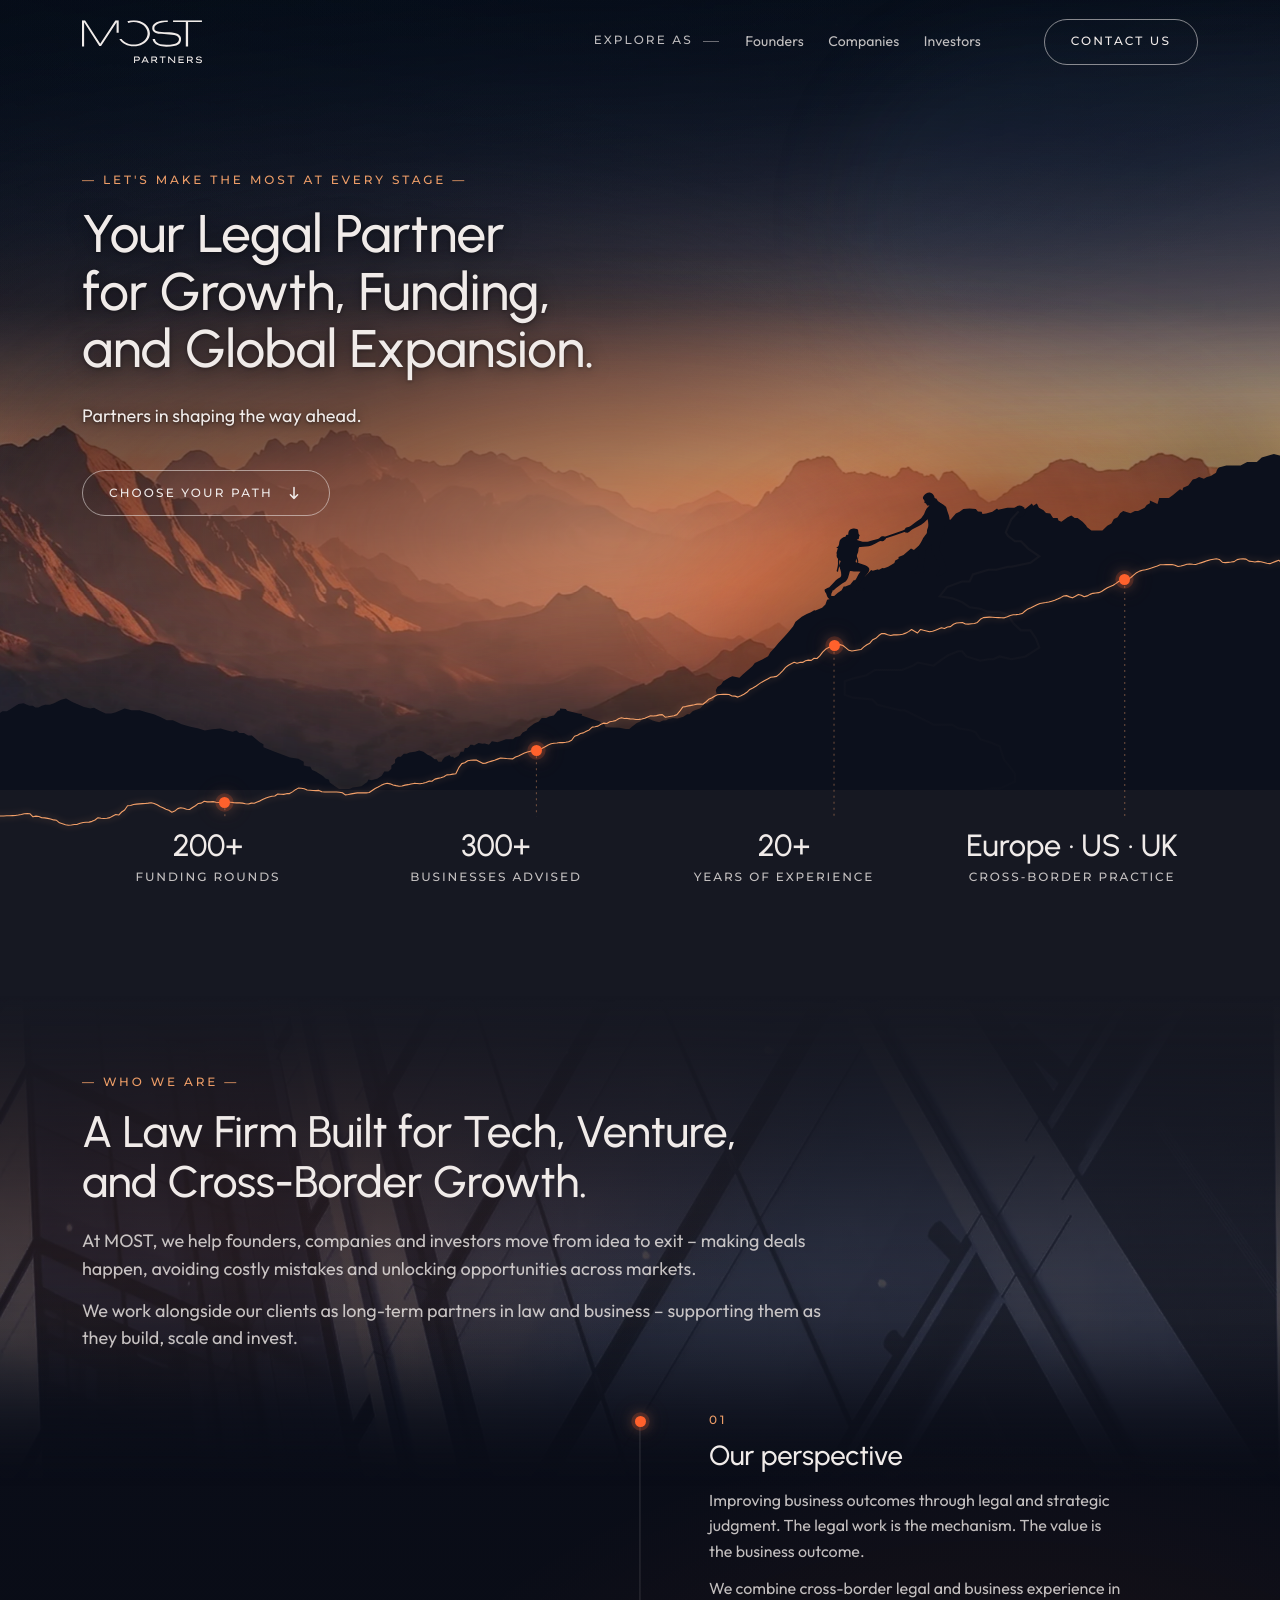
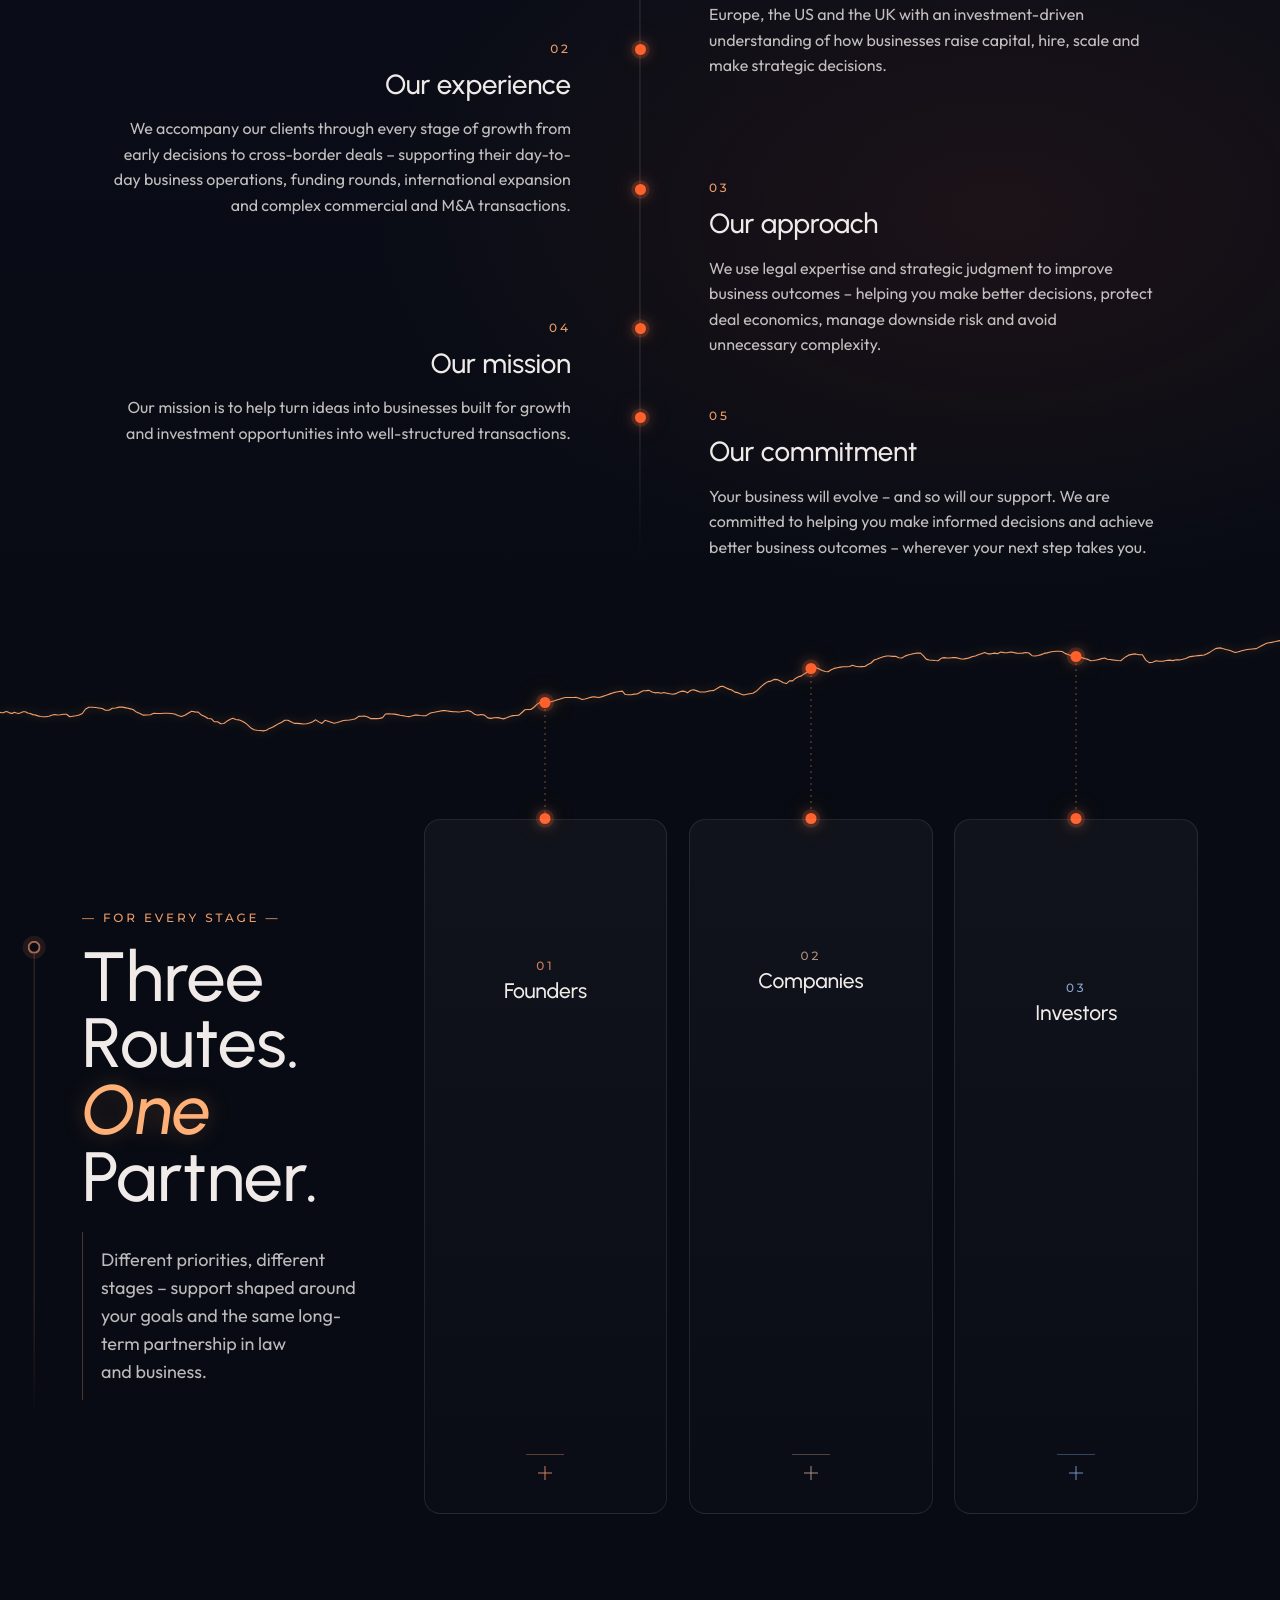
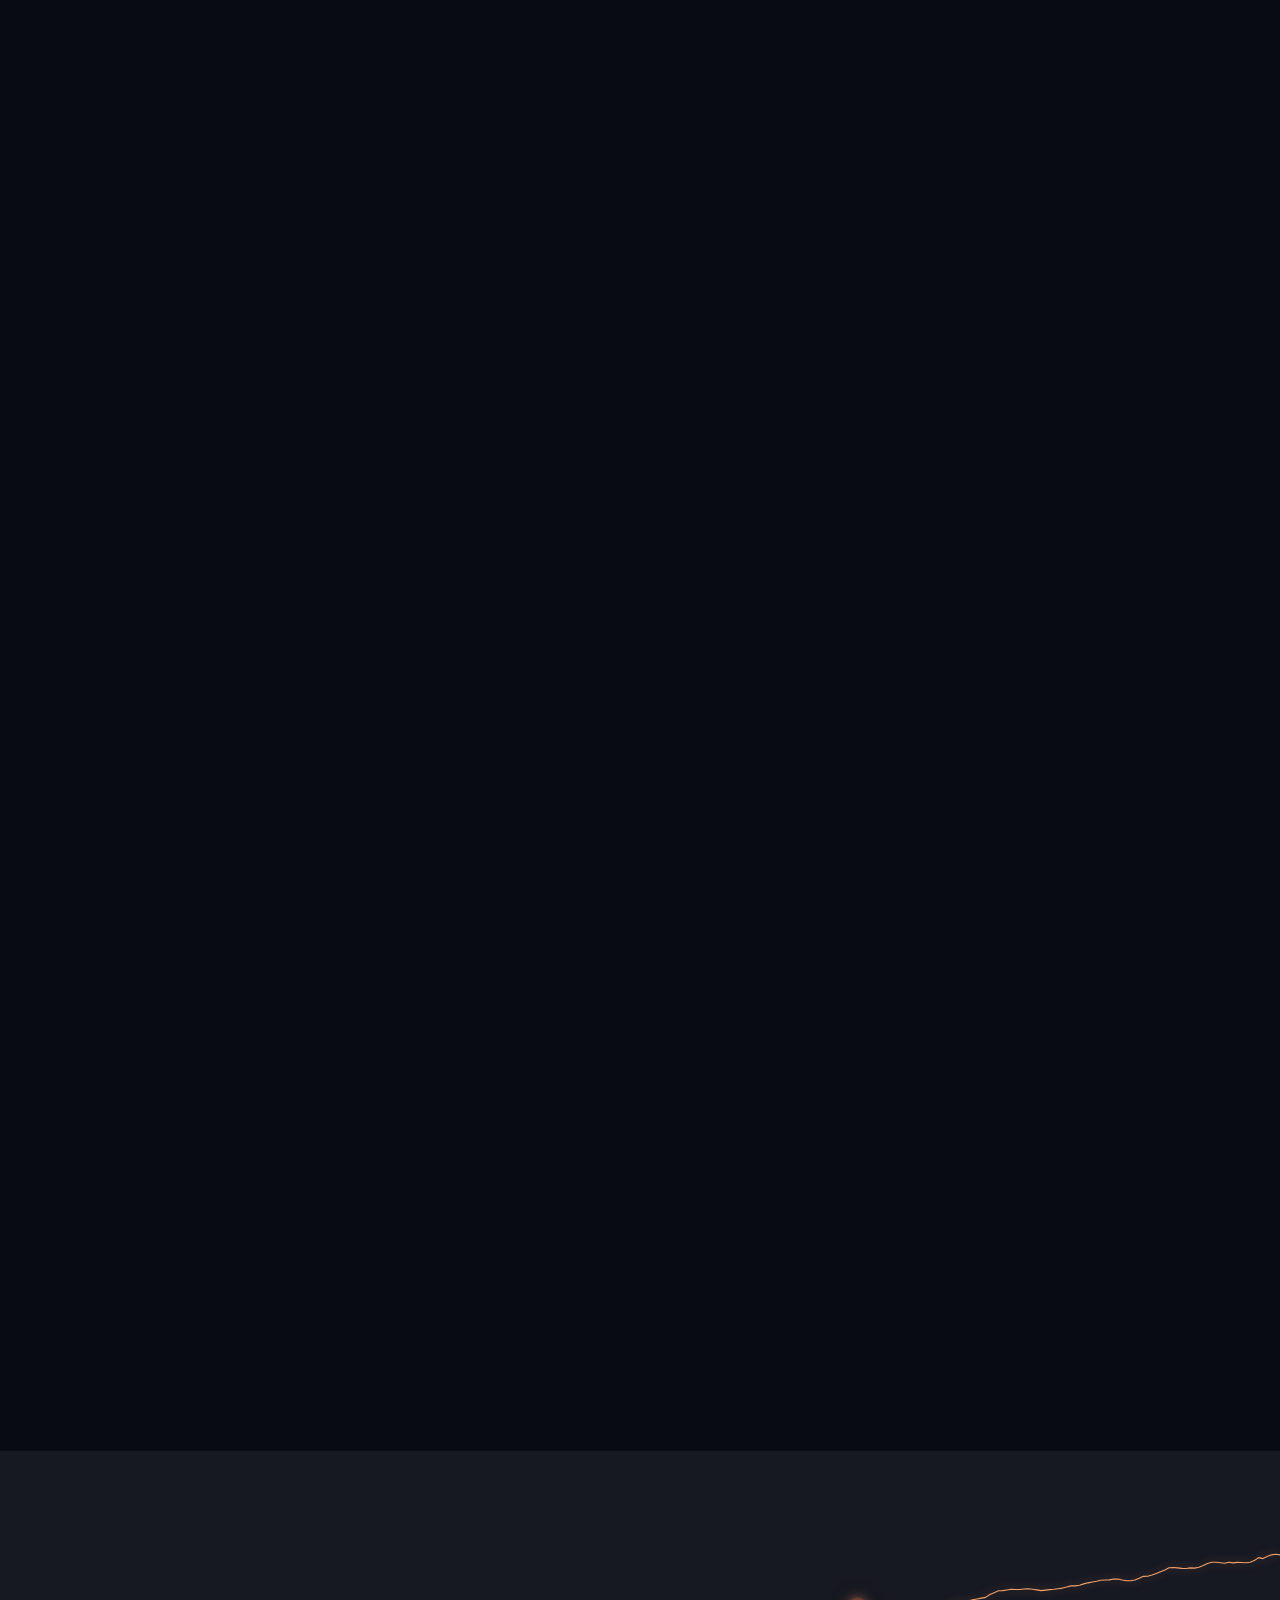
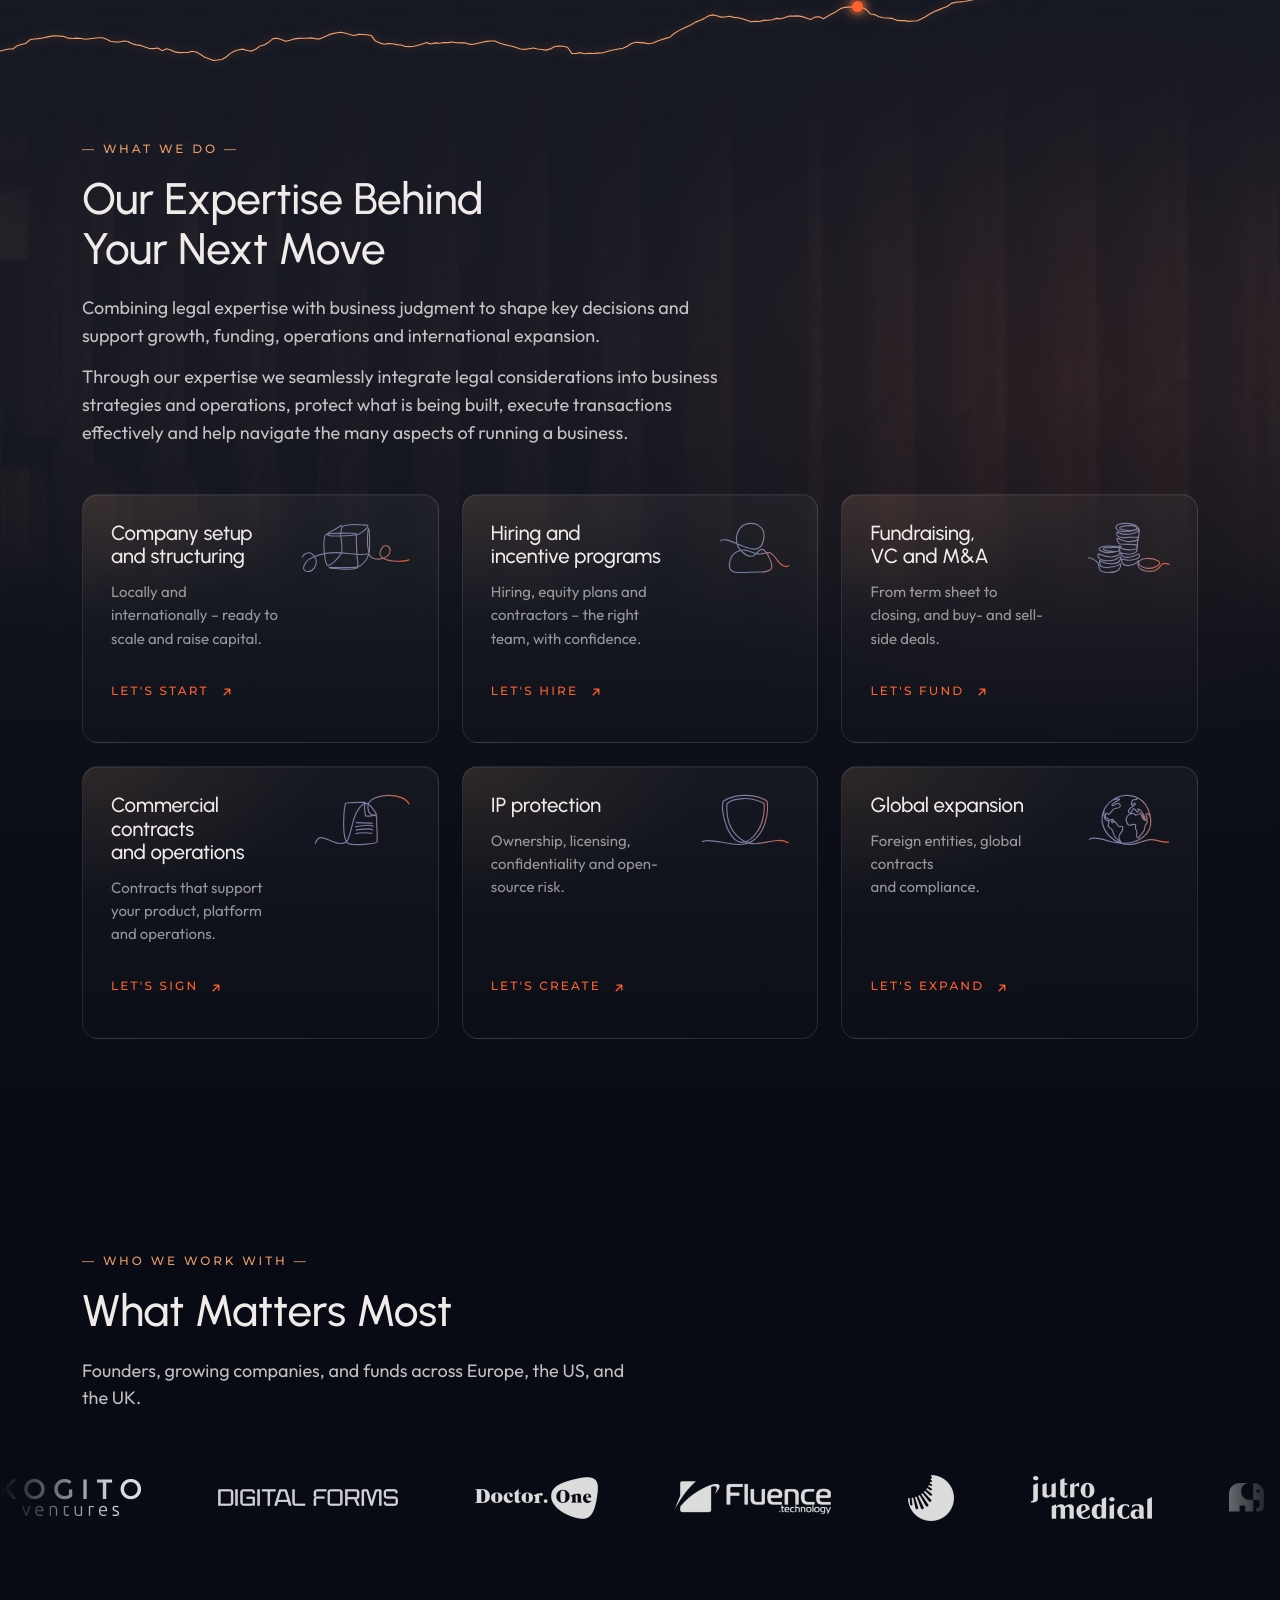
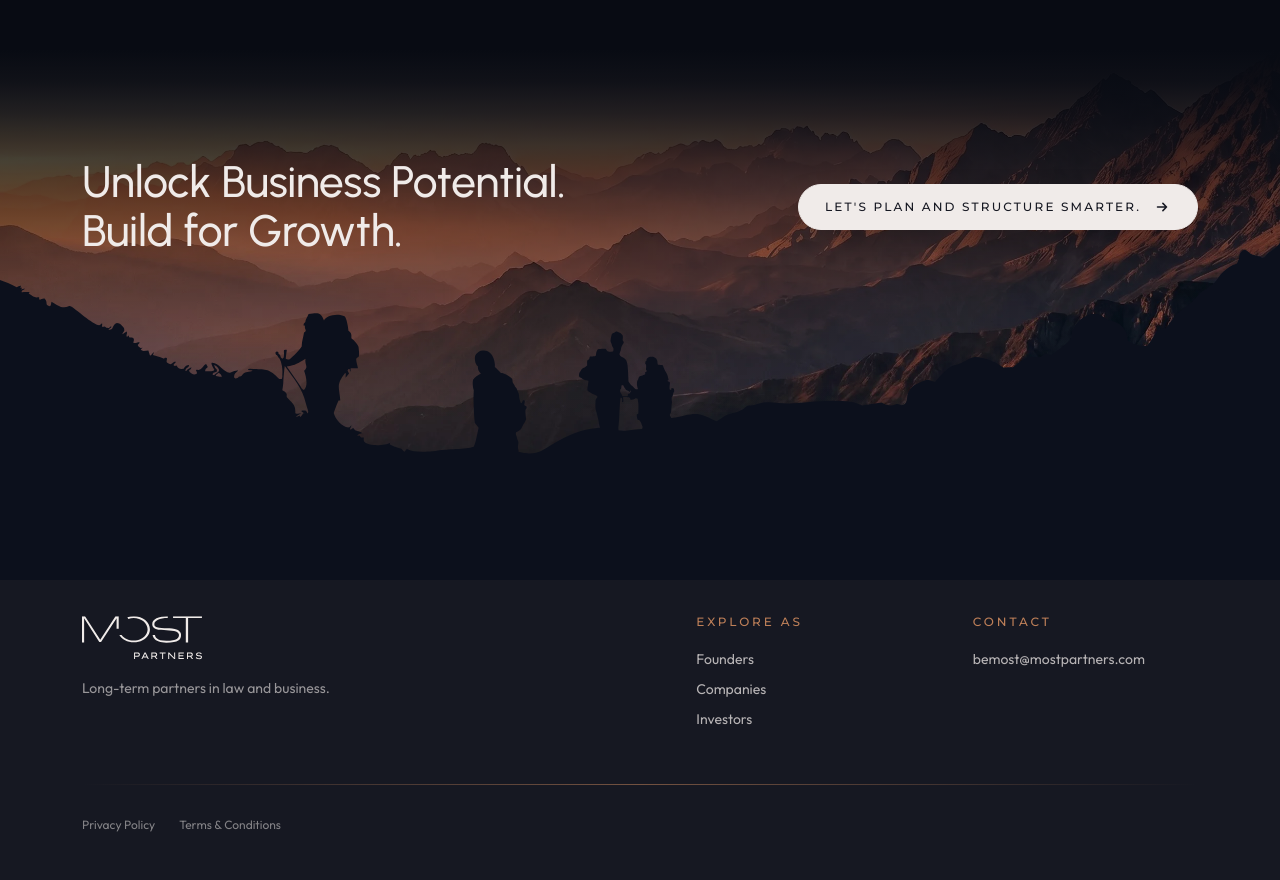
<file: index.html>
<!doctype html>
<html lang="en">
  <head>
    <meta charset="utf-8" />
    <meta name="viewport" content="width=device-width, initial-scale=1" />
    <meta name="robots" content="noindex, nofollow, noarchive, nosnippet" />
    <meta name="googlebot" content="noindex, nofollow, noarchive, nosnippet" />
    <title>MOST Partners – Legal Partner for Growth</title>
    <meta
      name="description"
      content="MOST accompanies founders, tech companies, and investors as long-term partners in law and business."
    />
    <link rel="icon" href="favicon.svg" type="image/svg+xml" />
    <meta property="og:type" content="website" />
    <meta property="og:site_name" content="MOST Partners" />
    <meta property="og:title" content="MOST Partners – Legal Partner for Growth" />
    <meta property="og:description" content="MOST accompanies founders, tech companies, and investors as long-term partners in law and business." />
    <meta property="og:image" content="og-image.jpg" />
    <meta name="twitter:card" content="summary_large_image" />
    <link rel="preconnect" href="https://fonts.googleapis.com" />
    <link rel="preconnect" href="https://fonts.gstatic.com" crossorigin />
    <link
      rel="preload"
      as="style"
      href="https://fonts.googleapis.com/css2?family=Montserrat:wght@500&family=Outfit:wght@400;500&family=Urbanist:ital,wght@0,500;0,600;1,500&display=swap"
      onload="this.onload=null;this.rel='stylesheet'"
    />
    <noscript>
      <link
        href="https://fonts.googleapis.com/css2?family=Montserrat:wght@500&family=Outfit:wght@400;500&family=Urbanist:ital,wght@0,500;0,600;1,500&display=swap"
        rel="stylesheet"
      />
    </noscript>
    <link rel="stylesheet" href="styles.css" />
    <script src="script.js" defer></script>
  </head>
  <body class="page--home">
    <a class="skip-link" href="#main">Skip to content</a>
    <svg width="0" height="0" style="position:absolute" aria-hidden="true">
      <symbol id="most-logo" viewBox="0 0 160 58">
        <path d="M46.1176 16.6761V2.64803L25.4118 34.1921H23.0588L2.82353 2.64803V34.8539H0V0.000976562H4L24.2989 31.1793L44.6596 0.000976562H48.9412V16.6761H46.1176Z" />
        <path d="M138.405 2.42772L131.413 2.4491L121.412 2.42772V0.0454102H159.925V2.42772H141.47V34.8427H138.405V2.42772Z" />
        <path d="M87.1559 20.0227C87.3404 19.172 87.4367 18.2971 87.4367 17.4056C87.4367 9.129 79.0972 2.37804 68.8867 2.37804C66.4508 2.37804 64.0639 2.75627 61.7605 3.51911L60.5396 1.48402C63.2406 0.537788 66.1008 0.0513 69.122 0.0513C81.0285 0.0513 90.5527 7.75359 90.5527 17.4056C90.5527 18.2958 90.4723 19.1695 90.3177 20.0227C89.9974 21.7789 89.3585 23.4485 88.4513 24.9895C85.0152 30.8159 77.7155 34.8135 69.122 34.8135C60.5144 34.8135 53.1736 30.8324 49.7249 24.9895H52.7884C56.0147 29.4748 62.0161 32.488 68.8867 32.488C75.7447 32.488 81.7051 29.4608 84.9156 24.9895C86.001 23.4778 86.7709 21.8018 87.1559 20.0227Z" />
        <path d="M114.353 2.42674C103.316 2.42674 96.4705 5.99848 96.4705 10.5885C96.4705 12.9579 97.7646 13.8238 99.8823 14.7797C103.059 16.2135 109.077 15.9515 113.059 16.1032C117.559 16.2554 122.736 16.3607 127.059 18.0885C129.412 19.0289 132.118 21.7293 132.118 24.7061C132.118 31.3238 128.782 35.1841 112.507 35.1841C95.8823 35.1841 94.4705 26.6914 94.1924 25.037H97.2513C97.7646 27.4635 99.1764 32.7576 112.507 32.7576C127.16 32.7576 129.294 29.0076 129.294 24.7061C129.294 22.6106 126.823 21.1216 125.294 20.4047C122.458 19.0753 117.167 18.7332 112.823 18.5297C108.689 18.3779 102.353 18.6042 98.4216 17.0114C95.8051 15.9512 93.647 13.787 93.647 10.5747C93.647 3.75027 101.951 0.000274658 114.353 0.000274658" />
        <path d="M69.4116 57.1026V48.4098H74.4208C74.9271 48.4098 75.3884 48.5299 75.8048 48.77C76.2294 49.0018 76.5682 49.3205 76.8213 49.7262C77.0745 50.1318 77.201 50.583 77.201 51.0798C77.201 51.6013 77.0622 52.0774 76.7846 52.5079C76.507 52.9301 76.1396 53.2695 75.6823 53.5262C75.2251 53.7745 74.7229 53.8987 74.1759 53.8987H70.7343V57.1026H69.4116ZM70.7343 52.6072H74.0534C74.3637 52.6072 74.6495 52.5368 74.9107 52.3961C75.1802 52.2554 75.3925 52.0691 75.5476 51.8373C75.7109 51.6055 75.7926 51.353 75.7926 51.0798C75.7926 50.8231 75.7109 50.5913 75.5476 50.3843C75.3925 50.1774 75.1802 50.0118 74.9107 49.8876C74.6495 49.7634 74.3637 49.7013 74.0534 49.7013H70.7343V52.6072Z" />
        <path d="M79.1814 57.1026L83.37 48.4098H84.9132L89.0773 57.1026H87.6199L84.7417 51.117C84.6682 50.9597 84.5948 50.8066 84.5213 50.6575C84.4478 50.5085 84.3743 50.3595 84.3008 50.2105C84.2355 50.0615 84.1702 49.9042 84.1049 49.7386C84.0395 49.573 83.9742 49.3909 83.9089 49.1922L84.3008 49.1798C84.2273 49.3785 84.1538 49.5647 84.0804 49.7386C84.015 49.9124 83.9456 50.078 83.8721 50.2353C83.7987 50.3926 83.7252 50.5499 83.6517 50.7072C83.5782 50.8562 83.5047 51.0094 83.4312 51.1667L80.5776 57.1026H79.1814ZM81.0062 55.066L81.5329 53.7745H86.6156L86.8238 55.066H81.0062Z" />
        <path d="M92.4354 57.1026V48.4098H97.4446C97.9509 48.4098 98.4122 48.5299 98.8286 48.77C99.2532 49.0018 99.592 49.3205 99.8451 49.7262C100.098 50.1318 100.225 50.583 100.225 51.0798C100.225 51.6013 100.086 52.0774 99.8084 52.5079C99.5308 52.9301 99.1634 53.2695 98.7061 53.5262C98.2489 53.7745 97.7467 53.8987 97.1997 53.8987H93.7582V57.1026H92.4354ZM99.0736 57.1026L96.1587 53.1785L97.5671 52.868L100.727 57.1151L99.0736 57.1026ZM93.7582 52.6072H97.0772C97.3875 52.6072 97.6733 52.5368 97.9345 52.3961C98.204 52.2554 98.4163 52.0691 98.5714 51.8373C98.7347 51.6055 98.8164 51.353 98.8164 51.0798C98.8164 50.8231 98.7347 50.5913 98.5714 50.3843C98.4163 50.1774 98.204 50.0118 97.9345 49.8876C97.6733 49.7634 97.3875 49.7013 97.0772 49.7013H93.7582V52.6072Z" />
        <path d="M106.829 57.1026V49.7013H103.571V48.4098H111.483V49.7013H108.152V57.1026H106.829Z" />
        <path d="M114.933 57.1026V48.4098H116.243L123.2 55.5255L123.127 55.6373C123.086 55.3889 123.049 55.124 123.016 54.8425C122.992 54.5527 122.971 54.2588 122.955 53.9608C122.939 53.6545 122.922 53.3482 122.906 53.0419C122.898 52.7273 122.89 52.4209 122.882 52.1229C122.882 51.8249 122.882 51.5392 122.882 51.266V48.4098H124.204V57.1026H122.869L115.999 50.2477L116.011 50.0739C116.027 50.2229 116.043 50.4009 116.06 50.6079C116.076 50.8148 116.096 51.0384 116.121 51.2785C116.145 51.5185 116.166 51.7669 116.182 52.0236C116.207 52.2719 116.223 52.5244 116.231 52.7811C116.248 53.0294 116.256 53.2654 116.256 53.4889V57.1026H114.933Z" />
        <path d="M128.664 57.1026V48.4098H135.779V49.7013H129.986V55.8111H135.779V57.1026H128.664ZM129.386 53.2902V51.9987H135.106V53.2902H129.386Z" />
        <path d="M139.966 57.1026V48.4098H144.975C145.482 48.4098 145.943 48.5299 146.359 48.77C146.784 49.0018 147.123 49.3205 147.376 49.7262C147.629 50.1318 147.756 50.583 147.756 51.0798C147.756 51.6013 147.617 52.0774 147.339 52.5079C147.061 52.9301 146.694 53.2695 146.237 53.5262C145.78 53.7745 145.277 53.8987 144.73 53.8987H141.289V57.1026H139.966ZM146.604 57.1026L143.689 53.1785L145.098 52.868L148.258 57.1151L146.604 57.1026ZM141.289 52.6072H144.608C144.918 52.6072 145.204 52.5368 145.465 52.3961C145.735 52.2554 145.947 52.0691 146.102 51.8373C146.265 51.6055 146.347 51.353 146.347 51.0798C146.347 50.8231 146.265 50.5913 146.102 50.3843C145.947 50.1774 145.735 50.0118 145.465 49.8876C145.204 49.7634 144.918 49.7013 144.608 49.7013H141.289V52.6072Z" />
        <path d="M155.97 57.2268C155.358 57.2268 154.791 57.1647 154.268 57.0405C153.754 56.9164 153.28 56.7301 152.847 56.4817C152.423 56.2334 152.035 55.9188 151.684 55.5379L152.517 54.4203C153.047 54.975 153.586 55.3806 154.133 55.6373C154.689 55.8939 155.305 56.0222 155.983 56.0222C156.407 56.0222 156.815 55.9726 157.207 55.8732C157.599 55.7656 157.922 55.6083 158.175 55.4013C158.428 55.1861 158.555 54.917 158.555 54.5941C158.555 54.3872 158.485 54.2175 158.346 54.085C158.208 53.9525 158.024 53.8449 157.795 53.7621C157.575 53.6793 157.334 53.6131 157.073 53.5634C156.811 53.5137 156.558 53.4765 156.313 53.4517C156.077 53.4268 155.877 53.4061 155.713 53.3896C155.166 53.3151 154.668 53.2157 154.219 53.0915C153.778 52.9591 153.398 52.7935 153.08 52.5948C152.77 52.3961 152.529 52.1519 152.357 51.8621C152.194 51.5724 152.112 51.2371 152.112 50.8562C152.112 50.4506 152.206 50.0904 152.394 49.7758C152.59 49.453 152.86 49.1839 153.202 48.9687C153.554 48.7451 153.958 48.5754 154.415 48.4595C154.88 48.3436 155.383 48.2856 155.921 48.2856C156.493 48.2856 157.016 48.3436 157.489 48.4595C157.963 48.5754 158.383 48.7493 158.751 48.9811C159.126 49.2046 159.436 49.4819 159.681 49.8131L158.8 50.7941C158.571 50.5127 158.306 50.2767 158.003 50.0863C157.701 49.8876 157.371 49.7386 157.011 49.6392C156.66 49.5399 156.285 49.4902 155.885 49.4902C155.444 49.4902 155.048 49.5399 154.697 49.6392C154.346 49.7386 154.068 49.8793 153.864 50.0615C153.66 50.2353 153.558 50.4506 153.558 50.7072C153.558 50.9307 153.619 51.1212 153.741 51.2785C153.872 51.4358 154.052 51.5682 154.28 51.6758C154.509 51.7752 154.782 51.858 155.101 51.9242C155.427 51.9904 155.787 52.0484 156.179 52.0981C156.669 52.156 157.142 52.2305 157.599 52.3216C158.057 52.4127 158.465 52.541 158.824 52.7066C159.183 52.8639 159.469 53.0791 159.681 53.3523C159.894 53.6255 160 53.9815 160 54.4203C160 54.9832 159.832 55.4758 159.498 55.8981C159.163 56.3203 158.693 56.6473 158.089 56.8791C157.493 57.1109 156.787 57.2268 155.97 57.2268Z" />
      </symbol>
    </svg>

    <div class="scroll-progress" aria-hidden="true"></div>

    <header class="top-nav">
      <a class="wordmark" href="index.html" aria-label="MOST Partners home" aria-current="page">
        <svg class="wordmark__logo" viewBox="0 0 160 58" role="img" aria-label="MOST Partners">
          <use href="#most-logo" />
        </svg>
      </a>


      <nav class="top-nav__menu top-nav__menu--right" aria-labelledby="nav-explore-as">
        <span class="top-nav__lead" id="nav-explore-as">explore as</span>
        <a href="for-founders.html">Founders</a>
        <a href="for-companies.html">Companies</a>
        <a href="for-investors.html">Investors</a>
      </nav>

      <a class="nav-cta btn" href="contact.html">Contact us</a>

      <button class="icon-button" type="button" aria-label="Open menu" aria-expanded="false" aria-controls="mobile-menu">
        <span></span>
        <span></span>
      </button>
    </header>

    <div class="mobile-menu" id="mobile-menu" role="dialog" aria-modal="true" aria-label="Menu" hidden>
      <div class="mobile-menu__panel">
        <div class="mobile-menu__top">
          <a class="wordmark" href="index.html" aria-label="MOST Partners home" aria-current="page">
            <svg class="wordmark__logo" viewBox="0 0 160 58" role="img" aria-label="MOST">
              <use href="#most-logo" />
            </svg>
          </a>
          <button class="close-button" type="button" aria-label="Close menu">
            <svg viewBox="0 0 24 24" aria-hidden="true">
              <path d="M6 6l12 12M18 6 6 18" />
            </svg>
          </button>
        </div>
        <nav class="mobile-menu__links" aria-label="Site pages">
          <div class="mobile-menu__group">
            <p class="mobile-menu__lead" id="mobile-menu-explore">explore as</p>
            <ul class="mobile-menu__audience" aria-labelledby="mobile-menu-explore">
              <li><a class="mobile-menu__route mobile-menu__route--founders" href="for-founders.html">Founders</a></li>
              <li><a class="mobile-menu__route mobile-menu__route--companies" href="for-companies.html">Companies</a></li>
              <li><a class="mobile-menu__route mobile-menu__route--investors" href="for-investors.html">Investors</a></li>
            </ul>
          </div>
        </nav>
        <div class="mobile-menu__foot">
          <a class="mobile-menu__cta btn btn--solid" href="contact.html">
            <span>Contact us</span>
            <svg viewBox="0 0 20 20" aria-hidden="true"><path d="M5 10h10M11 6l4 4-4 4" fill="none" stroke="currentColor" stroke-width="1.7" stroke-linecap="round" stroke-linejoin="round" /></svg>
          </a>
          <div class="mobile-menu__contact">
            <a class="mobile-menu__mail" href="mailto:bemost@mostpartners.com">bemost@mostpartners.com</a>
          </div>
        </div>
        <div class="mobile-menu__ridge" aria-hidden="true">
          <img src="gora-bez-tla-2000px.svg" width="2000" height="850" alt="" decoding="async" />
        </div>
      </div>
    </div>

    <main id="main" tabindex="-1">
      <section class="hero" aria-labelledby="hero-title">
        <div class="hero-media" aria-hidden="true">
          <picture>
            <source media="(max-width: 480px) and (max-aspect-ratio: 3/4)" srcset="background-crop-home.webp" width="1066" height="1696" />
            <img class="hero-bg" src="background.webp" srcset="background-640.webp 640w, background-1280.webp 1280w, background-1920.webp 1920w, background.webp 2496w" sizes="(min-width: 1024px) 2496px, (orientation: landscape) 100vw, (min-width: 768px) 2400px, (min-width: 381px) 1177px, 309vw" width="2496" height="1696" alt="" fetchpriority="high" decoding="async" />
          </picture>
          <div class="hero-wash"></div>
          <div class="hero-vignette"></div>
          <div class="hero-noise"></div>
        </div>

        <div class="hero-glow" aria-hidden="true">
          <span class="hero-glow__sun"></span>
          <span class="hero-glow__haze"></span>
        </div>

        <div class="hero-ridges" aria-hidden="true">
          <div class="hero-climbers-sun" aria-hidden="true"></div>

          <img class="hero-ridges__img" src="gora-bez-tla-2000px.svg" width="2000" height="850" alt="" fetchpriority="high" decoding="async" />

          <div class="hero-climbers" aria-hidden="true">
            <img class="hero-climbers__img" src="climbers.svg" width="178" height="150" alt="" decoding="async" />
          </div>
        </div>

        <div class="hero-content">
          <p class="eyebrow reveal">let's make the most at every stage</p>
          <h1 class="hero-title reveal" id="hero-title">
            Your Legal Partner
            <span>for Growth, Funding,</span>
            <span>and Global Expansion.</span>
          </h1>
          <p class="hero-tagline reveal">
            Partners in shaping the way&nbsp;ahead.
          </p>
          <a class="primary-cta btn reveal" href="#for-you">
            <span>choose your path</span>
            <svg viewBox="0 0 20 20" aria-hidden="true">
              <path d="M10 4v12M6 12l4 4 4-4" />
            </svg>
          </a>
        </div>

        <div class="hero-stats" role="group" aria-label="Highlights">
          <div class="hero-stat">
            <strong>200+</strong>
            <span>Funding rounds</span>
            <p class="hero-stat__copy">From early-stage to growth rounds&nbsp;– navigating negotiations, structuring investments and getting deals&nbsp;closed.</p>
          </div>
          <div class="hero-stat">
            <strong>300+</strong>
            <span>Businesses advised</span>
            <p class="hero-stat__copy">From formation through international expansion across Europe, the US and the&nbsp;UK.</p>
          </div>
          <div class="hero-stat">
            <strong>20+</strong>
            <span>Years of experience</span>
            <p class="hero-stat__copy">Combining transactional experience with legal and strategic judgment to help clients make better decisions about funding, ownership, growth and&nbsp;exit.</p>
          </div>
          <div class="hero-stat">
            <strong class="hero-stat__word">Europe · US · UK</strong>
            <span>Cross-border practice</span>
            <p class="hero-stat__copy">Multijurisdictional experience supporting and advising on venture, commercial and M&amp;A transactions across&nbsp;markets.</p>
          </div>
        </div>

      </section>

      <div class="ridge-edge" aria-hidden="true">
        <svg class="ridge-edge__leaders" viewBox="0 0 2000 100" preserveAspectRatio="none" aria-hidden="true"></svg>
      </div>

      <svg class="hero-trail" viewBox="0 0 2000 850" preserveAspectRatio="none" aria-hidden="true">
        <path class="hero-trail__path" d="" />
        <g class="hero-trail__leaders"></g>
      </svg>

      <div class="hero-trail-points" aria-hidden="true"></div>

      <div class="hero-trail-labels" aria-hidden="true"></div>

      <!-- WHO WE ARE: the first section after the hero (client, 30.09: first who
           we are, then what we do and for whom). The intro on the facade photo
           the client chose for it, then five rows on the rail's spine
           (perspective, experience, approach, mission, commitment: the Home and
           About Us copy) - text only, the drawings are Our Expertise's - then
           the one link to About Us. -->
      <section class="whoweare" aria-labelledby="whoweare-title">
        <div class="whoweare__intro">
          <div class="whoweare__bg" aria-hidden="true">
            <img src="arch-band-facade.webp" width="1800" height="900" alt="" loading="lazy" decoding="async" />
            <div class="whoweare__wash"></div>
          </div>
          <header class="whoweare__head" data-reveal>
            <p class="whoweare__eyebrow">&mdash; who we are &mdash;</p>
            <h2 class="whoweare__title" id="whoweare-title">
              A Law Firm Built for Tech, Venture, and Cross-Border&nbsp;Growth.
            </h2>
            <div class="whoweare__lede">
              <p>At MOST, we help founders, companies and investors move from idea to exit&nbsp;– making deals happen, avoiding costly mistakes and unlocking opportunities across&nbsp;markets.</p>
              <p>We work alongside our clients as long-term partners in law and business&nbsp;– supporting them as they build, scale and&nbsp;invest.</p>
            </div>
          </header>
        </div>

        <ol class="ex-rail">

          <li class="ex-rail__step io-reveal">
            <span class="ex-rail__node" aria-hidden="true"></span>
            <div class="ex-rail__body">
              <p class="ex-rail__num">01</p>
              <h3 class="ex-rail__name">Our perspective</h3>
              <div class="ex-rail__copy"><p>Improving business outcomes through legal and strategic judgment. The legal work is the mechanism. The value is the business&nbsp;outcome.</p><p>We combine cross-border legal and business experience in Europe, the US and the UK with an investment-driven understanding of how businesses raise capital, hire, scale and make strategic&nbsp;decisions.</p></div>
            </div>
          </li>

          <li class="ex-rail__step io-reveal">
            <span class="ex-rail__node" aria-hidden="true"></span>
            <div class="ex-rail__body">
              <p class="ex-rail__num">02</p>
              <h3 class="ex-rail__name">Our experience</h3>
              <p class="ex-rail__copy">We accompany our clients through every stage of growth from early decisions to cross-border deals&nbsp;– supporting their day-to-day business operations, funding rounds, international expansion and complex commercial and M&amp;A transactions.</p>
            </div>
          </li>

          <li class="ex-rail__step io-reveal">
            <span class="ex-rail__node" aria-hidden="true"></span>
            <div class="ex-rail__body">
              <p class="ex-rail__num">03</p>
              <h3 class="ex-rail__name">Our approach</h3>
              <p class="ex-rail__copy">We use legal expertise and strategic judgment to improve business outcomes&nbsp;– helping you make better decisions, protect deal economics, manage downside risk and avoid unnecessary&nbsp;complexity.</p>
            </div>
          </li>

          <li class="ex-rail__step io-reveal">
            <span class="ex-rail__node" aria-hidden="true"></span>
            <div class="ex-rail__body">
              <p class="ex-rail__num">04</p>
              <h3 class="ex-rail__name">Our mission</h3>
              <p class="ex-rail__copy">Our mission is to help turn ideas into businesses built for growth and investment opportunities into well-structured transactions.</p>
            </div>
          </li>

          <li class="ex-rail__step io-reveal">
            <span class="ex-rail__node" aria-hidden="true"></span>
            <div class="ex-rail__body">
              <p class="ex-rail__num">05</p>
              <h3 class="ex-rail__name">Our commitment</h3>
              <p class="ex-rail__copy">Your business will evolve&nbsp;– and so will our support. We are committed to helping you make informed decisions and achieve better business outcomes&nbsp;– wherever your next step takes&nbsp;you.</p>
            </div>
          </li>
        </ol>
      </section>

      <!-- AUDIENCE INTRO: triptych with expandable persona cards -->
      <section class="audience-intro" id="for-you" aria-labelledby="audience-intro-title">
        <div class="audience-intro__trail-edge audience-intro__trail-edge--bottom" aria-hidden="true"><span class="has-trail__dot audience-intro__edge-dot" data-reveal></span></div>
        <div class="audience-intro__grid" data-audience-triptych>
          <header class="audience-intro__head">
            <p class="audience-intro__eyebrow">— for every stage —</p>
            <h2 class="audience-intro__title" id="audience-intro-title">
              Three Routes.<br>
              <span class="audience-intro__title-one">One</span><br>
              Partner.
            </h2>
            <p class="audience-intro__lede">
              Different priorities, different stages&nbsp;– support shaped around your goals and the same long-term partnership in law and&nbsp;business.
            </p>
          </header>

          <div class="audience-col audience-col--founders">
            <div class="audience-col__connector" aria-hidden="true">
              <span class="audience-col__trail-marker"></span>
              <span class="audience-col__card-marker"></span>
            </div>
            <article class="preview preview--founders is-expanded" data-audience-card>
              <div class="preview__chart" aria-hidden="true">
                <svg class="preview__route" viewBox="0 0 200 120" preserveAspectRatio="xMidYMid meet">
                  <line x1="20" y1="100" x2="180" y2="100" stroke="rgba(209,126,95,0.18)" stroke-width="1" />
                  <line x1="20" y1="60" x2="180" y2="60" stroke="rgba(209,126,95,0.12)" stroke-width="1" stroke-dasharray="2 3" />
                  <line x1="20" y1="20" x2="180" y2="20" stroke="rgba(209,126,95,0.1)" stroke-width="1" stroke-dasharray="2 3" />
                  <path d="M20 100 C 60 100, 80 60, 110 50 S 160 20, 180 10" stroke="#D17E5F" stroke-width="2" fill="none" stroke-linecap="round" />
                  <circle cx="20" cy="100" r="4" fill="#D17E5F" />
                  <circle cx="180" cy="10" r="5" fill="#D17E5F" />
                </svg>
              </div>
              <header class="preview__head">
                <span class="preview__num">01</span>
                <h3 class="preview__name" id="route-founders">Founders</h3>
                <p class="preview__hint">Starting, building and&nbsp;growing</p>
              </header>
              <button class="preview__toggle" type="button" aria-describedby="route-founders" aria-expanded="true" data-audience-toggle>
                <span class="preview__toggle-label">show less</span>
                <span class="preview__toggle-icon" aria-hidden="true"></span>
              </button>
              <div class="preview__body">
                <div class="preview__copy">
                <p>We accompany you as your legal and strategic partner through every stage of building your business&nbsp;– from formation and hiring to funding, expansion and&nbsp;exit.</p>
                <p>We help you make key decisions, put the right structures in place and navigate the legal and strategic aspects of running a business, so you can focus on growing&nbsp;it.</p>
              </div>
                <ul class="preview__list">
                  <li>Form your company and set up your cap&nbsp;table</li>
                  <li>Raise funding and negotiate terms that protect the real&nbsp;value</li>
                  <li>Hire and incentivise the team (employment, contractors,&nbsp;ESOPs)</li>
                  <li>Protect your IP, technology, and&nbsp;product</li>
                </ul>
                <a class="preview__cta" href="for-founders.html">
                  <span>explore as a founder</span>
                  <svg viewBox="0 0 20 20" aria-hidden="true"><path d="M5 10h10M11 6l4 4-4 4" fill="none" stroke="currentColor" stroke-width="1.6" stroke-linecap="round" stroke-linejoin="round" /></svg>
                </a>
              </div>
            </article>
          </div>

          <div class="audience-col audience-col--companies">
            <div class="audience-col__connector" aria-hidden="true">
              <span class="audience-col__trail-marker"></span>
              <span class="audience-col__card-marker"></span>
            </div>
            <article class="preview preview--companies" data-audience-card>
              <div class="preview__chart" aria-hidden="true">
                <svg class="preview__route" viewBox="0 0 200 120" preserveAspectRatio="xMidYMid meet">
                  <line x1="20" y1="100" x2="180" y2="100" stroke="rgba(171,142,130,0.18)" stroke-width="1" />
                  <line x1="20" y1="60" x2="180" y2="60" stroke="rgba(171,142,130,0.12)" stroke-width="1" stroke-dasharray="2 3" />
                  <line x1="20" y1="20" x2="180" y2="20" stroke="rgba(171,142,130,0.1)" stroke-width="1" stroke-dasharray="2 3" />
                  <path d="M20 60 L 180 60" stroke="#AB8E82" stroke-width="2" fill="none" stroke-linecap="round" />
                  <rect x="16" y="56" width="8" height="8" fill="#AB8E82" />
                  <rect x="96" y="56" width="8" height="8" fill="rgba(171,142,130,0.7)" />
                  <rect x="176" y="56" width="8" height="8" fill="#AB8E82" />
                </svg>
              </div>
              <header class="preview__head">
                <span class="preview__num">02</span>
                <h3 class="preview__name" id="route-companies">Companies</h3>
                <p class="preview__hint">Scaling and expanding with&nbsp;confidence</p>
              </header>
              <button class="preview__toggle" type="button" aria-describedby="route-companies" aria-expanded="false" data-audience-toggle>
                <span class="preview__toggle-label">read more</span>
                <span class="preview__toggle-icon" aria-hidden="true"></span>
              </button>
              <div class="preview__body">
                <div class="preview__copy">
                <p>We structure the legal framework and put in place the processes each business needs to scale and expand with&nbsp;confidence.</p>
                <p>From day-to-day operations and commercial contracts to cross-border transactions and complex deals&nbsp;– we support your next stage of growth, helping you scale operations, evolve your business structure and enter new&nbsp;markets.</p>
              </div>
                <ul class="preview__list">
                  <li>Build legal foundations for day-to-day operations and&nbsp;growth</li>
                  <li>Raise capital with clear, investor-aligned terms and documentation</li>
                  <li>Manage employment, contractors and incentive plans (ESOPs/VSOPs)</li>
                  <li>Navigate cross-border&nbsp;expansion</li>
                </ul>
                <a class="preview__cta" href="for-companies.html">
                  <span>explore as a company</span>
                  <svg viewBox="0 0 20 20" aria-hidden="true"><path d="M5 10h10M11 6l4 4-4 4" fill="none" stroke="currentColor" stroke-width="1.6" stroke-linecap="round" stroke-linejoin="round" /></svg>
                </a>
              </div>
            </article>
          </div>

          <div class="audience-col audience-col--investors">
            <div class="audience-col__connector" aria-hidden="true">
              <span class="audience-col__trail-marker"></span>
              <span class="audience-col__card-marker"></span>
            </div>
            <article class="preview preview--investors" data-audience-card>
              <div class="preview__chart" aria-hidden="true">
                <svg class="preview__route" viewBox="0 0 200 120" preserveAspectRatio="xMidYMid meet">
                  <line x1="20" y1="100" x2="180" y2="100" stroke="rgba(91,122,176,0.18)" stroke-width="1" />
                  <line x1="20" y1="60" x2="180" y2="60" stroke="rgba(91,122,176,0.12)" stroke-width="1" stroke-dasharray="2 3" />
                  <line x1="20" y1="20" x2="180" y2="20" stroke="rgba(91,122,176,0.1)" stroke-width="1" stroke-dasharray="2 3" />
                  <path d="M20 100 L 70 100 L 100 70 L 130 70 L 160 30 L 180 30" stroke="#5B7AB0" stroke-width="2" fill="none" stroke-linecap="round" stroke-linejoin="round" />
                  <path d="M100 70 L 120 50" stroke="rgba(91,122,176,0.5)" stroke-width="1" fill="none" stroke-dasharray="2 3" />
                  <circle cx="20" cy="100" r="3" fill="#5B7AB0" />
                  <circle cx="180" cy="30" r="5" fill="#5B7AB0" />
                </svg>
              </div>
              <header class="preview__head">
                <span class="preview__num">03</span>
                <h3 class="preview__name" id="route-investors">Investors</h3>
                <p class="preview__hint">Investing across borders and turning investments into lasting&nbsp;values</p>
              </header>
              <button class="preview__toggle" type="button" aria-describedby="route-investors" aria-expanded="false" data-audience-toggle>
                <span class="preview__toggle-label">read more</span>
                <span class="preview__toggle-icon" aria-hidden="true"></span>
              </button>
              <div class="preview__body">
                <div class="preview__copy">
                <p>We structure, negotiate and close deals so you can focus on sourcing opportunities and building your portfolio. Our focus is on bringing clarity to deal economics, investor rights and downside risks&nbsp;– from due diligence through&nbsp;closing.</p>
                <p>Partner with us to turn potential into performance and close deals seamlessly across borders, time zones, and stages of&nbsp;growth.</p>
              </div>
                <ul class="preview__list">
                  <li>Structure deals with future growth and exit in&nbsp;mind</li>
                  <li>Negotiate balanced, investor-aligned&nbsp;terms</li>
                  <li>Identify material risks through focused due&nbsp;diligence</li>
                  <li>Close investments across jurisdictions and time&nbsp;zones</li>
                </ul>
                <a class="preview__cta" href="for-investors.html">
                  <span>explore as an investor</span>
                  <svg viewBox="0 0 20 20" aria-hidden="true"><path d="M5 10h10M11 6l4 4-4 4" fill="none" stroke="currentColor" stroke-width="1.6" stroke-linecap="round" stroke-linejoin="round" /></svg>
                </a>
              </div>
            </article>
          </div>
        </div>
      </section>



      <!-- OUR EXPERTISE: back on Home after Three routes in one view (client,
           30.09), now laid out as the other sections are (client, 6.10): the
           title on one side - a large white one, as theirs - and the six areas
           on the other in two rows of three, each name directly under its
           drawing, as the audience pages set their Our Expertise. The link
           comes after the six in the reading order and stands under the lede
           on a desktop (see the stylesheet). -->
      <section class="home-expertise" id="expertise" aria-labelledby="home-expertise-title">
        <!-- the Track Record chapter's architecture (About Us): concrete fins,
             toned into the navy above and below -->
        <div class="home-expertise__bg" aria-hidden="true">
          <img src="about-break-fins.webp" srcset="about-break-fins-640.webp 640w, about-break-fins-1024.webp 1024w, about-break-fins.webp 1920w" sizes="(min-width: 1024px) 100vw, 200vw" width="1920" height="823" alt="" loading="lazy" decoding="async" />
        </div>
        <div class="home-expertise__inner">
          <div class="home-expertise__copy">
            <p class="home-expertise__eyebrow">&mdash; what we do &mdash;</p>
            <h2 class="home-expertise__title" id="home-expertise-title">Our Expertise Behind Your Next&nbsp;Move</h2>
            <div class="home-expertise__lede">
              <p>Combining legal expertise with business judgment to shape key decisions and support growth, funding, operations and international&nbsp;expansion.</p>
              <p>Through our expertise we seamlessly integrate legal considerations into business strategies and operations, protect what is being built, execute transactions effectively and help navigate the many aspects of running a&nbsp;business.</p>
            </div>
          </div>
          <ul class="home-expertise__list" data-draw-group>
            <li class="home-expertise__item">
              <span class="home-expertise__art" aria-hidden="true">
                <svg class="ex-icon" aria-hidden="true" overflow="visible" viewBox="0 0 146 65.0003" fill="none" xmlns="http://www.w3.org/2000/svg">
                <path d="M73.5985 14.6278C73.6783 15.5314 73.7226 16.7513 73.7485 18.1454C73.8907 25.792 74.09 33.5208 74.6435 41.1938M73.5985 14.6278C73.5293 13.844 73.4332 13.2982 73.2991 13.083C72.9408 12.508 71.4723 12.6514 66.5546 12.5624C66.2377 12.5567 59.723 12.3132 52.6627 12.3556M73.5985 14.6278C69.0244 15.2724 60.634 15.9136 52.809 16.1727M73.5985 14.6278C75.1323 14.4117 76.2371 14.1952 76.7474 13.9926C78.6073 13.2543 90.6439 5.17091 89.4824 2.1753C89.0349 1.02128 86.4439 1.60182 85.3595 1.51149C75.909 0.724258 64.5805 -0.866917 55.6455 2.9218C53.6788 3.75573 53.092 7.997 52.8462 9.82134C52.7362 10.638 52.6788 11.4847 52.6627 12.3556M0.50065 44.9333C0.418576 41.6693 8.21203 37.8268 12.13 39.5351C13.9536 40.3302 15.7309 42.1081 17.0448 44.1114M17.0448 44.1114C18.0265 45.6082 18.7497 47.2308 19.0403 48.6636C20.5949 56.3266 14.923 65.7258 6.46659 64.3682C-2.60697 62.9114 4.67373 51.1295 8.92411 48.3846C11.4991 46.7217 14.2208 45.3045 17.0448 44.1114ZM17.0448 44.1114C21.3147 42.3076 25.8186 41.016 30.403 40.1622M30.403 40.1622C35.4963 39.2136 40.6891 38.8054 45.7709 38.8352C48.2728 38.8499 50.8192 38.9905 53.3942 39.1983M30.403 40.1622C31.269 49.1395 33.0974 56.862 35.1746 56.4774C40.9461 55.409 49.1037 46.3997 52.2205 41.5512C52.698 40.8084 53.0848 40.0218 53.3942 39.1983M30.403 40.1622C29.3423 29.1665 29.7253 16.2882 32.8632 14.1187C39.4924 9.53525 47.1968 6.32309 53.7492 1.70628M53.3942 39.1983C60.3727 39.7612 67.5615 40.8168 74.6435 41.1938M53.3942 39.1983C55.8379 32.6937 53.4545 23.8851 52.809 16.1727M74.6435 41.1938C80.0648 41.4823 85.4237 41.3732 90.5778 40.3408M74.6435 41.1938C74.8906 44.6186 75.2082 48.0322 75.6228 51.4224C75.759 52.5367 76.1567 56.3245 75.4719 58.3653M90.5778 40.3408C90.6074 40.3349 90.6369 40.3289 90.6664 40.323M90.5778 40.3408C90.7938 38.9491 90.7533 37.6415 90.3971 36.4914C87.7271 27.8693 88.825 18.2852 89.5156 9.45746C89.5288 9.2886 90.1117 5.47469 90.543 6.287C91.995 9.02206 92.3533 39.9815 90.6664 40.323M90.5778 40.3408C89.497 47.3062 81.9913 56.3791 75.4719 58.3653M90.6664 40.323C93.1006 47.476 102.77 49.067 110.28 46.5264M75.4719 58.3653C74.7651 58.5807 74.0698 58.7128 73.3956 58.7498C61.8972 59.3813 50.4268 59.2914 38.9398 58.6783C35.1841 58.4779 36.7882 59.8183 39.6135 59.8916C50.2913 60.1685 64.3257 63.8768 74.5351 59.6078C74.9674 59.427 75.2678 58.9738 75.4719 58.3653ZM52.6627 12.3556C43.9691 12.4079 34.4483 12.8937 34.6516 14.7907C34.8072 16.2432 43.3994 16.4843 52.809 16.1727M52.6627 12.3556C52.6399 13.5853 52.6994 14.8632 52.809 16.1727M110.28 46.5264C115.393 44.7966 119.505 41.1515 119.649 36.0425C119.818 30.0647 113.04 26.7869 109.228 31.7582C103.731 38.9259 105.399 43.6197 110.28 46.5264ZM110.28 46.5264C119.398 51.957 139.729 51.1502 145.5 48.5847" stroke="url(#paint0_linear_0_6)" stroke-linecap="round"/>
                <defs>
                <linearGradient id="paint0_linear_0_6" x1="0.500007" y1="32.5" x2="145.5" y2="32.5" gradientUnits="userSpaceOnUse">
                <stop offset="0.5625" stop-color="#8087AD"/>
                <stop offset="1" stop-color="#FF612C"/>
                </linearGradient>
                </defs>
                </svg>
              </span>
              <span class="home-expertise__name">Company setup and structuring</span>
              <span class="home-expertise__desc">Locally and internationally&nbsp;– ready to scale and raise&nbsp;capital.</span>
              <a class="home-expertise__cta link-arrow" href="contact.html">
                <span>Let's start</span><span class="sr-only"> – contact us about company setup and structuring</span>
                <svg viewBox="0 0 20 20" aria-hidden="true"><path d="M6.5 13.5 13.5 6.5M7.5 6.5h6v6" /></svg>
              </a>
            </li>

            <li class="home-expertise__item">
              <span class="home-expertise__art" aria-hidden="true">
                <svg class="ex-icon" aria-hidden="true" overflow="visible" viewBox="0 0 90.0001 65" fill="none" xmlns="http://www.w3.org/2000/svg">
                <path d="M0.500068 23.0288C1.38603 21.6028 6.10639 21.8489 7.44862 21.9039C20.3715 22.433 54.5637 50.9976 57.2106 18.3884C57.8275 10.7873 55.9441 7.40909 50.1448 3.13642C45.3484 -0.397295 35.5371 -0.33142 30.3039 3.04977C22.9318 7.8129 20.2202 18.0059 21.8993 26.168C23.5099 33.9975 34.3813 45.2394 43.1212 42.9395C47.4171 41.809 48.8637 36.5039 52.8763 34.662C59.6338 31.56 67.4338 51.1743 67.6314 56.4467C67.9177 64.0869 54.8157 63.9159 50.3739 63.868C40.3498 63.7601 30.3905 65.0576 20.3653 64.2124C6.57135 63.0494 12.4863 42.5595 21.4644 37.7664C24.8778 35.9441 28.6934 34.7438 32.5939 35.2389C39.3562 36.0972 45.3046 41.2804 52.2962 40.4453C56.321 39.9645 63.0044 36.6241 66.7821 39.5646C70.3065 42.3079 72.4635 45.3203 74.9358 49.0564C77.1041 52.3331 85.3707 59.6845 89.5001 55.5608" stroke="url(#paint0_linear_0_9)" stroke-linecap="round"/>
                <defs>
                <linearGradient id="paint0_linear_0_9" x1="0.500068" y1="32.5" x2="89.5001" y2="32.5" gradientUnits="userSpaceOnUse">
                <stop offset="0.5625" stop-color="#8087AD"/>
                <stop offset="1" stop-color="#FF612C"/>
                </linearGradient>
                </defs>
                </svg>
              </span>
              <span class="home-expertise__name">Hiring and incentive programs</span>
              <span class="home-expertise__desc">Hiring, equity plans and contractors&nbsp;– the right team, with&nbsp;confidence.</span>
              <a class="home-expertise__cta link-arrow" href="contact.html">
                <span>Let's hire</span><span class="sr-only"> – contact us about hiring and incentive programs</span>
                <svg viewBox="0 0 20 20" aria-hidden="true"><path d="M6.5 13.5 13.5 6.5M7.5 6.5h6v6" /></svg>
              </a>
            </li>

            <li class="home-expertise__item">
              <span class="home-expertise__art" aria-hidden="true">
                <svg class="ex-icon" aria-hidden="true" overflow="visible" viewBox="0 0 106 65" fill="none" xmlns="http://www.w3.org/2000/svg">
                <path d="M0.500037 45.2746C5.53342 45.7775 9.52461 47.9244 12.7639 51.9326C15.2552 55.0154 13.422 59.3225 16.3732 62.0927C20.0447 65.539 32.1718 64.7546 36.6778 63.0234C39.8258 61.814 43.504 57.9508 42.1687 52.903C42.0803 52.569 41.4544 53.4213 40.8629 53.8744C37.4755 56.4684 18.2463 60.8997 15.8896 54.797C15.7489 54.4326 14.5051 48.8111 15.2857 48.9979C15.9095 49.1471 16.3731 49.6939 17.1013 50.0842C23.2259 53.3668 39.4476 55.8385 42.2691 47.253C42.3605 46.9748 43.2338 43.6572 42.1698 43.8444C40.8656 44.0738 39.578 45.3905 38.4887 46.1246C33.1158 49.7452 10.0462 52.1117 13.3552 40.3309C13.4267 40.0763 14.3266 40.3495 15.5304 40.8478C22.7506 43.8362 32.599 46.003 39.7359 41.7597C42.2691 40.2535 41.4858 37.6177 41.4858 35.4184C41.4858 35.2303 39.5463 36.3484 39.0822 36.5035C32.4946 38.7041 21.3705 40.2379 15.54 35.552C10.4183 31.4357 23.1403 29.9335 25.0469 29.9462C28.3323 29.9681 41.8673 29.6953 41.0661 34.5151C40.3217 38.9926 27.1019 36.5078 24.7582 36.1896C23.6066 36.0332 20.7201 35.9658 20.1363 34.6562C17.9632 29.7814 40.8304 33.1203 42.4943 30.9575C43.3664 29.8239 40.8317 29.3603 40.191 30.0468C39.0493 31.27 45.6806 33.785 46.5249 34.0527C51.1718 35.5258 64.4877 35.9665 64.902 30.3789C65.2307 25.9451 42.142 29.29 40.191 26.6981C39.5952 25.9066 36.7213 20.2836 38.1224 20.1185C39.9411 19.9043 42.3516 21.5483 44.107 22.1827C46.3747 23.0021 48.855 23.84 51.2629 24.0551C55.1702 24.4041 65.1208 24.1954 65.709 19.0081C65.8387 17.8646 47.371 19.3103 44.4677 18.8858C41.2431 18.4143 40.1127 18.0378 38.3109 16.8423C37.0804 16.026 37.6111 13.0016 37.7383 11.7129C37.7608 11.4847 38.9887 11.9994 40.7144 12.8845C46.7103 15.9597 58.2285 15.0524 63.625 11.7342C64.2291 11.3628 67.1901 9.01063 66.3551 7.99094C65.5483 7.00589 62.6309 8.77021 61.6803 9.06121C56.8641 10.5355 38.0916 13.8994 36.579 6.31483C34.8399 -2.40492 66.2843 -0.471585 64.0614 6.53389C62.4207 11.7043 40.6302 9.68889 41.1793 6.33518C41.273 5.7624 41.9697 5.42601 42.844 5.1292C49.228 2.96179 61.325 2.07052 66.2407 7.23787C67.2465 8.29515 66.7344 10.52 66.6509 11.8445C66.2333 18.4694 63.9333 24.9359 63.8567 31.5853C63.8344 33.5256 64.2501 36.1509 62.7673 37.6702C58.9119 41.6203 50.7674 40.7618 45.9054 39.695C45.0801 39.5139 43.5916 38.662 42.7142 38.9986C41.4837 39.4706 45.3222 43.7021 46.0698 43.9913C49.0969 45.1625 54.0476 44.6284 57.1625 43.973C58.3665 43.7197 65.7316 39.7331 66.1941 40.3937C71.0596 47.3438 53.977 48.7242 50.9064 48.4292C48.6226 48.2098 46.563 47.1177 44.2496 47.0685C42.771 47.037 44.5543 52.2976 45.279 53.0915C49.111 57.2896 58.8966 55.0837 62.7719 52.2021C64.5001 50.917 65.0487 49.3858 65.2307 49.1701C65.6929 48.6225 65.6406 51.5083 65.9113 52.2966C67.0436 55.5949 69.9818 58.4093 77.7943 59.0804C85.6068 59.7515 99.4383 53.2183 90.6061 48.9139C83.2646 45.3359 66.7185 43.9259 65.2307 53.4323C64.2289 59.8335 72.5189 62.0927 75.1566 62.4692C77.7943 62.8458 80.432 63.4277 85.7075 62.4692C90.9829 61.5108 93.9974 55.6915 97.012 53.4323C100.026 51.1731 102.658 53.4036 105.5 53.9214" stroke="url(#paint0_linear_0_5)" stroke-linecap="round"/>
                <defs>
                <linearGradient id="paint0_linear_0_5" x1="0.500037" y1="32.5" x2="105.5" y2="32.5" gradientUnits="userSpaceOnUse">
                <stop offset="0.5625" stop-color="#8087AD"/>
                <stop offset="1" stop-color="#FF612C"/>
                </linearGradient>
                </defs>
                </svg>
              </span>
              <span class="home-expertise__name">Fundraising, VC and&nbsp;M&amp;A</span>
              <span class="home-expertise__desc">From term sheet to closing, and buy- and sell-side&nbsp;deals.</span>
              <a class="home-expertise__cta link-arrow" href="contact.html">
                <span>Let's fund</span><span class="sr-only"> – contact us about fundraising, VC and M&amp;A</span>
                <svg viewBox="0 0 20 20" aria-hidden="true"><path d="M6.5 13.5 13.5 6.5M7.5 6.5h6v6" /></svg>
              </a>
            </li>

            <li class="home-expertise__item">
              <span class="home-expertise__art" aria-hidden="true">
                <svg class="ex-icon" aria-hidden="true" overflow="visible" viewBox="0 0 123 65" fill="none" xmlns="http://www.w3.org/2000/svg">
                <path d="M0.500131 63.0922C6.50999 42.8055 23.9386 70.4932 41.1126 61.105M41.1126 61.105C50.0151 46.4511 46.9195 21.8705 65.8494 9.35277C64.5298 9.73331 40.3476 9.20669 39.7873 11.0548C37.684 17.9923 34.8993 51.8051 41.1126 61.105ZM41.1126 61.105C41.7254 62.0223 42.4258 62.7012 43.223 63.0922C49.2197 66.0335 80.5287 63.9034 80.778 60.9346C81.6688 50.3272 79.8064 39.6923 80.4717 29.1077C80.8176 23.6042 68.4495 29.1943 65.8494 27.1568C62.6528 11.5531 65.3322 9.29727 69.2044 11.7614M69.2044 11.7614C73.8472 14.7158 80.2047 24.4556 80.2047 26.1088C74.0049 26.8684 69.1886 24.5796 68.9592 16.5155C68.9106 14.8074 68.9979 13.225 69.2044 11.7614ZM69.2044 11.7614C74.7496 -2.33746 114.687 -4.1431 122.5 11.7616M53.6183 35.944C60.655 35.944 67.726 36.3686 74.7496 36.7441M53.0013 41.1874C58.3125 40.805 71.7748 37.2809 75.677 40.6324M53.6183 45.4432C58.897 45.4432 71.3884 42.3426 75.3663 45.4432M53.4964 50.3191C58.8291 47.8964 68.6041 49.7641 74.3802 49.7641" stroke="url(#paint0_linear_0_4)" stroke-linecap="round"/>
                <defs>
                <linearGradient id="paint0_linear_0_4" x1="0.500131" y1="32.5" x2="122.5" y2="32.5" gradientUnits="userSpaceOnUse">
                <stop offset="0.5625" stop-color="#8087AD"/>
                <stop offset="1" stop-color="#FF612C"/>
                </linearGradient>
                </defs>
                </svg>
              </span>
              <span class="home-expertise__name">Commercial contracts and operations</span>
              <span class="home-expertise__desc">Contracts that support your product, platform and&nbsp;operations.</span>
              <a class="home-expertise__cta link-arrow" href="contact.html">
                <span>Let's sign</span><span class="sr-only"> – contact us about commercial contracts and operations</span>
                <svg viewBox="0 0 20 20" aria-hidden="true"><path d="M6.5 13.5 13.5 6.5M7.5 6.5h6v6" /></svg>
              </a>
            </li>

            <li class="home-expertise__item">
              <span class="home-expertise__art" aria-hidden="true">
                <svg class="ex-icon" aria-hidden="true" overflow="visible" viewBox="0 0 113 65.0002" fill="none" xmlns="http://www.w3.org/2000/svg">
                <path d="M0.5 60.6426C2.46626 60.6426 4.32874 59.4064 6.33194 59.3783C25.5676 59.1078 49.2699 70.3378 65.0574 60.3612C80.8449 50.3847 87.5992 25.5887 84.7045 8.0857C70.912 -1.93228 42.7309 -2.12439 27.7748 8.0857C22.9502 20.2406 34.3575 63.5249 53.8274 61.5672C65.3018 60.4134 70.9588 49.0413 73.608 45.0365C74.573 43.5779 82.2922 31.4231 80.8449 11.0029C63.9589 1.76517 41.766 3.22375 32.5993 11.0029C30.6695 37.3151 39.706 50.865 53.8274 59.6224C72.6431 71.2911 93.8712 52.3294 112.5 62.0817" stroke="url(#paint0_linear_0_7)" stroke-linecap="round"/>
                <defs>
                <linearGradient id="paint0_linear_0_7" x1="0.5" y1="32.5" x2="112.5" y2="32.5" gradientUnits="userSpaceOnUse">
                <stop offset="0.5625" stop-color="#8087AD"/>
                <stop offset="1" stop-color="#FF612C"/>
                </linearGradient>
                </defs>
                </svg>
              </span>
              <span class="home-expertise__name">IP protection</span>
              <span class="home-expertise__desc">Ownership, licensing, confidentiality and open-source&nbsp;risk.</span>
              <a class="home-expertise__cta link-arrow" href="contact.html">
                <span>Let's create</span><span class="sr-only"> – contact us about IP protection</span>
                <svg viewBox="0 0 20 20" aria-hidden="true"><path d="M6.5 13.5 13.5 6.5M7.5 6.5h6v6" /></svg>
              </a>
            </li>

            <li class="home-expertise__item">
              <span class="home-expertise__art" aria-hidden="true">
                <svg class="ex-icon" aria-hidden="true" overflow="visible" viewBox="0 0 104 65.0003" fill="none" xmlns="http://www.w3.org/2000/svg">
                <path d="M0.500055 57.5844C6.88647 53.3687 19.5326 58.3968 26.1681 60.2072C31.2073 61.5821 36.5277 62.5427 41.8354 62.8244M41.8354 62.8244C54.3872 63.4907 66.8671 60.3608 75.3844 49.9372C85.9676 36.9853 78.5815 11.7958 64.3479 4.11909C41.5833 -8.15873 11.2912 12.6814 17.9376 38.4397C20.9677 50.1827 30.5134 59.2384 41.8354 62.8244ZM41.8354 62.8244C46.3799 64.2638 51.2107 64.822 56.0211 64.319C64.2845 63.4549 71.8258 58.5769 80.1104 58.0798C87.8031 57.6183 96.0652 62.7479 103.5 61.1156M19.5955 19.5502C19.0384 23.0021 19.2214 23.9626 19.5955 26.568C19.9816 29.2566 20.9407 32.5612 23.7057 33.6813C24.423 33.9719 25.1782 33.8198 25.9588 33.4994M25.9588 33.4994C27.6564 32.8026 29.4746 31.3097 31.2868 31.8421C32.1388 32.0924 32.3137 32.9553 32.1837 33.8126M25.9588 33.4994C26.1581 35.062 25.8795 36.712 25.303 38.1089C23.4505 42.5972 28.2861 42.552 30.155 45.605C31.7369 48.1893 31.9851 51.4617 33.5652 54.159C35.5793 57.5972 45.7748 64.4336 42.6123 61.9985C39.3522 59.4883 37.7899 54.7606 40.2749 51.1192C41.4368 49.4168 42.7559 47.8184 43.528 45.8712C43.9285 44.8615 44.5746 40.2952 42.7552 40.789C41.297 41.1847 38.6595 41.8296 37.672 40.1527C36.0826 37.4538 35.5465 34.9639 32.1837 33.8126M25.9588 33.4994C25.8312 32.4985 25.5074 31.5334 24.9402 30.6938C24.497 30.0376 23.1775 30.3933 22.5044 30.1145C20.7851 29.4024 21.3235 25.1548 22.1465 24.1033C23.2785 22.657 24.4408 24.8173 25.209 25.2644C26.4693 25.9976 30.8576 19.075 32.217 18.2174C34.8136 16.5791 42.3702 17.8823 40.4502 12.6645C38.6253 7.70485 33.2941 14.2629 30.7934 13.803C26.0517 12.9312 39.7283 6.3429 39.764 5.76352C39.9049 3.47694 31.2117 6.8077 30.7934 6.53915M32.1837 33.8126C32.0814 34.4882 31.7897 35.1604 31.4911 35.5267C29.6997 37.7242 27.6685 32.2947 32.1376 33.7969C32.153 33.8021 32.1684 33.8074 32.1837 33.8126ZM72.3428 28.8407C71.3737 26.5175 70.8797 25.4566 70.3858 25.2418C68.7608 24.5349 72.0255 32.291 72.3511 30.6548C72.465 30.0824 72.4521 29.4717 72.3428 28.8407ZM72.3428 28.8407C72.3789 28.9272 72.4156 29.0154 72.453 29.1053C72.9529 30.3077 74.1331 31.3274 75.0047 32.4504M72.3428 28.8407C71.834 25.9025 69.2354 22.5253 67.6186 20.5317C67.3469 20.1967 63.8476 17.3973 63.6103 18.5815C63.4201 19.5311 64.7133 20.6848 63.9523 21.5739C61.8612 24.0167 59.9412 17.4489 58.2885 17.698C56.1204 18.0247 55.6444 25.052 52.3553 23.1813C49.5232 21.5704 53.581 17.102 55.2347 15.9158C55.8874 15.4477 61.6342 12.4125 60.0633 10.8594C58.8539 9.66371 53.8064 16.5088 55.4665 9.84572C55.9004 8.10428 57.1437 5.89175 59.2804 5.90692C60.9668 5.91889 62.0234 6.26906 62.3939 5.79812C63.7127 4.12173 61.3681 2.90917 60.0633 2.21971M75.0047 32.4504C75.6626 33.298 76.1448 34.2044 76.026 35.2928C75.9542 35.9511 75.1072 36.703 74.1968 38.0294C72.4678 40.5482 72.3205 41.8459 72.3034 44.7597C72.2878 47.4236 68.3142 50.3575 66.9475 52.4013C66.3671 53.2693 65.9468 54.6311 65.0536 55.2419C61.1297 57.925 62.1031 49.6984 62.3238 48.5864C62.6059 47.1647 61.4839 45.4549 60.8111 44.241C60.035 42.8405 60.7095 40.7747 60.8207 39.311C60.9968 36.9926 54.0543 39.1845 53.2235 39.3426C49.5269 40.0462 47.9369 32.4858 48.6087 30.2569C49.9911 25.6702 56.4966 21.7257 60.0623 25.7323C61.6107 27.4721 64.5882 24.6967 65.8081 23.997C67.6713 22.9284 68.2405 26.6402 68.516 27.5483C69.2654 30.0179 72.1387 34.7395 75.0047 32.4504ZM75.0047 32.4504C75.1827 32.3082 75.3606 32.139 75.5381 31.9406C77.8841 29.3165 71.6739 26.4179 75.1369 24.4202C77.2935 23.1762 79.7763 28.2797 80.1138 29.944" stroke="url(#paint0_linear_0_8)" stroke-linecap="round"/>
                <defs>
                <linearGradient id="paint0_linear_0_8" x1="0.500055" y1="32.5003" x2="103.5" y2="32.5003" gradientUnits="userSpaceOnUse">
                <stop offset="0.5625" stop-color="#8087AD"/>
                <stop offset="1" stop-color="#FF612C"/>
                </linearGradient>
                </defs>
                </svg>
              </span>
              <span class="home-expertise__name">Global expansion</span>
              <span class="home-expertise__desc">Foreign entities, global contracts and&nbsp;compliance.</span>
              <a class="home-expertise__cta link-arrow" href="contact.html">
                <span>Let's expand</span><span class="sr-only"> – contact us about global expansion</span>
                <svg viewBox="0 0 20 20" aria-hidden="true"><path d="M6.5 13.5 13.5 6.5M7.5 6.5h6v6" /></svg>
              </a>
            </li>
          </ul>
          <!-- a call to action under the six, shown only by ?excta=next|most
               (the copy review of 25.10 offers the two lines) -->
          <a class="home-expertise__next primary-cta btn" href="contact.html">
            <span class="home-expertise__next-a">What's your next move?</span>
            <span class="home-expertise__next-b">Making the most of your next move</span>
            <svg viewBox="0 0 20 20" aria-hidden="true"><path d="M5 10h10M11 6l4 4-4 4" fill="none" stroke="currentColor" stroke-width="1.7" stroke-linecap="round" stroke-linejoin="round" /></svg>
          </a>
        </div>
      </section>

      <!-- CLIENT MARKS: About Us' carousel at the foot of Home (client, 6.10:
           with About Us set aside for now, the clients show on Home) - one row,
           one direction -->
      <section class="clients" aria-labelledby="clients-title">
        <header class="clients__head" data-reveal>
          <p class="clients__eyebrow">&mdash; who we work with &mdash;</p>
          <h2 class="clients__title" id="clients-title">What Matters&nbsp;Most</h2>
          <p class="clients__lede">Founders, growing companies, and funds across Europe, the US, and the&nbsp;UK.</p>
        </header>
        <div class="clients__viewport">
          <ul class="clients__track" aria-label="Selected clients">
            <li class="clients__mark"><img src="client-kogito.webp" alt="Kogito Ventures" width="141" height="37" loading="lazy" decoding="async"></li>
            <li class="clients__mark"><img src="client-digital-forms.webp" alt="Digital Forms" width="180" height="17" loading="lazy" decoding="async"></li>
            <li class="clients__mark"><img src="client-doctor-one.webp" alt="Doctor.One" width="123" height="42" loading="lazy" decoding="async"></li>
            <li class="clients__mark"><img src="client-fluence.webp" alt="Fluence Technology" width="157" height="33" loading="lazy" decoding="async"></li>
            <li class="clients__mark"><img src="client-juo.webp" alt="Juo" width="46" height="46" loading="lazy" decoding="async"></li>
            <li class="clients__mark"><img src="client-jutro-medical.webp" alt="Jutro Medical" width="121" height="43" loading="lazy" decoding="async"></li>
            <li class="clients__mark"><img src="client-prelint.webp" alt="Prelint" width="166" height="31" loading="lazy" decoding="async"></li>
            <li class="clients__mark"><img src="client-readym.webp" alt="readyM" width="165" height="32" loading="lazy" decoding="async"></li>
          </ul>
          <ul class="clients__track" aria-hidden="true">
            <li class="clients__mark"><img src="client-kogito.webp" alt="" width="141" height="37" loading="lazy" decoding="async"></li>
            <li class="clients__mark"><img src="client-digital-forms.webp" alt="" width="180" height="17" loading="lazy" decoding="async"></li>
            <li class="clients__mark"><img src="client-doctor-one.webp" alt="" width="123" height="42" loading="lazy" decoding="async"></li>
            <li class="clients__mark"><img src="client-fluence.webp" alt="" width="157" height="33" loading="lazy" decoding="async"></li>
            <li class="clients__mark"><img src="client-juo.webp" alt="" width="46" height="46" loading="lazy" decoding="async"></li>
            <li class="clients__mark"><img src="client-jutro-medical.webp" alt="" width="121" height="43" loading="lazy" decoding="async"></li>
            <li class="clients__mark"><img src="client-prelint.webp" alt="" width="166" height="31" loading="lazy" decoding="async"></li>
            <li class="clients__mark"><img src="client-readym.webp" alt="" width="165" height="32" loading="lazy" decoding="async"></li>
          </ul>
        </div>
      </section>

      <section class="aud-grow" aria-labelledby="aud-grow-title">
        <div class="aud-grow__inner">
          <h2 class="aud-grow__title" id="aud-grow-title"><span class="aud-grow__line">Unlock Business Potential.</span> <span class="aud-grow__line">Build for Growth.</span></h2>
          <a class="aud-grow__btn btn btn--solid" href="contact.html">
            <span>Let's plan and structure smarter.</span>
            <svg viewBox="0 0 20 20" aria-hidden="true"><path d="M5 10h10M11 6l4 4-4 4" fill="none" stroke="currentColor" stroke-width="1.7" stroke-linecap="round" stroke-linejoin="round" /></svg>
          </a>
        </div>
        <div class="footer-ridge" aria-hidden="true">
          <!-- upright above 480px the hero shows the full photo: this asks for the same size, so it reuses that file -->
          <img class="footer-ridge__bg" src="background.webp" srcset="background-640.webp 640w, background-1280.webp 1280w, background-1920.webp 1920w, background.webp 2496w" sizes="(min-width: 1024px) 2496px, (min-width: 768px) and (orientation: portrait) 2400px, (min-width: 481px) and (orientation: portrait) 1177px, 100vw" width="2496" height="1696" alt="" loading="lazy" decoding="async" />
          <img class="footer-ridge__overlay" src="footer.svg" width="1440" height="437" alt="" loading="lazy" decoding="async" />
        </div>
      </section>
    </main>

    <footer class="site-footer">
      <div class="site-footer__inner">

        <div class="site-footer__top site-footer__top--routes">
          <div class="site-footer__brand">
            <a class="wordmark" href="index.html" aria-label="MOST Partners home">
              <svg class="wordmark__logo" viewBox="0 0 160 58" role="img" aria-label="MOST Partners">
                <use href="#most-logo" />
              </svg>
            </a>
            <p>Long-term partners in law and business.</p>
          </div>

          <nav class="site-footer__col" aria-label="Audience">
            <p class="site-footer__col-title">Explore as</p>
            <ul>
              <li><a href="for-founders.html">Founders</a></li>
              <li><a href="for-companies.html">Companies</a></li>
              <li><a href="for-investors.html">Investors</a></li>
            </ul>
          </nav>

          <div class="site-footer__col">
            <p class="site-footer__col-title">Contact</p>
            <ul>
              <li><a href="mailto:bemost@mostpartners.com">bemost@mostpartners.com</a></li>
            </ul>
          </div>
        </div>

        <div class="site-footer__divider" aria-hidden="true"></div>

        <div class="site-footer__bottom">
          <ul class="site-footer__legal">
            <li><a href="#">Privacy Policy</a></li>
            <li><a href="#">Terms &amp; Conditions</a></li>
          </ul>
        </div>
      </div>
    </footer>

  </body>
</html>
</file>
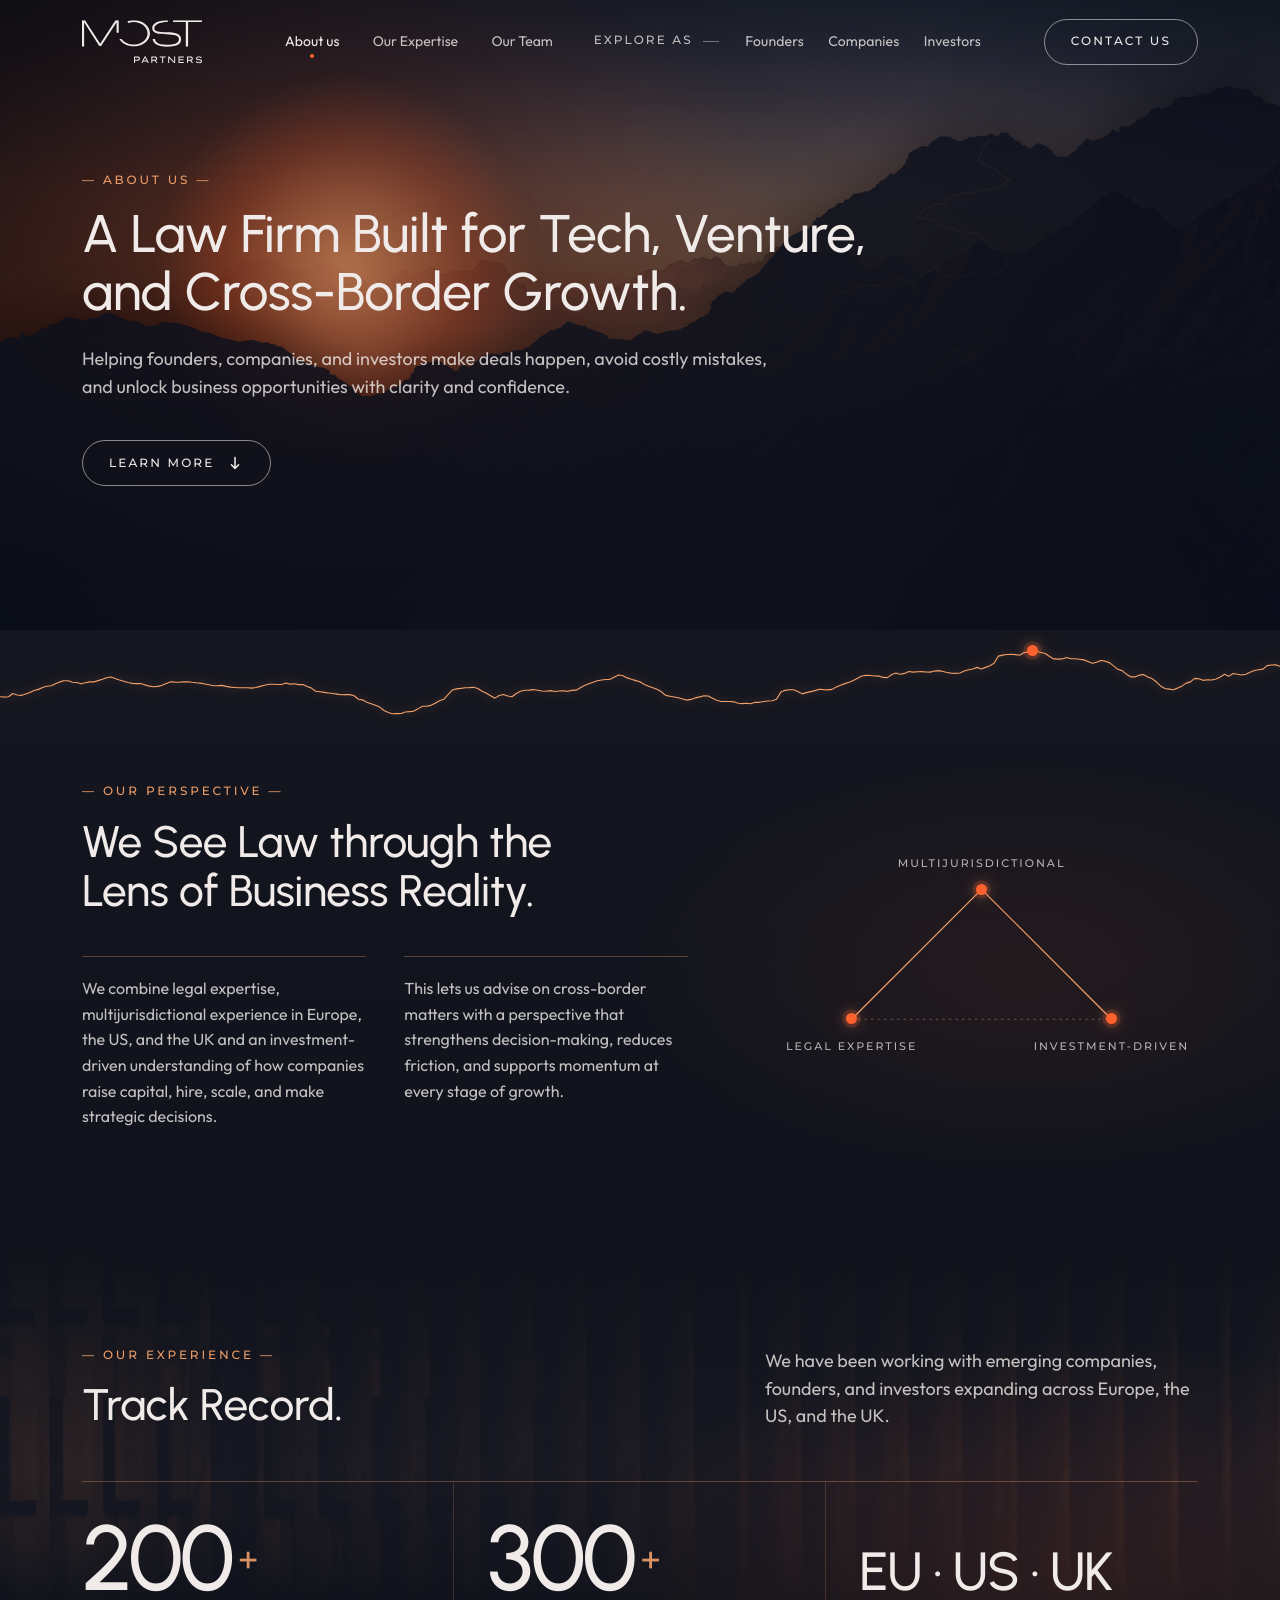
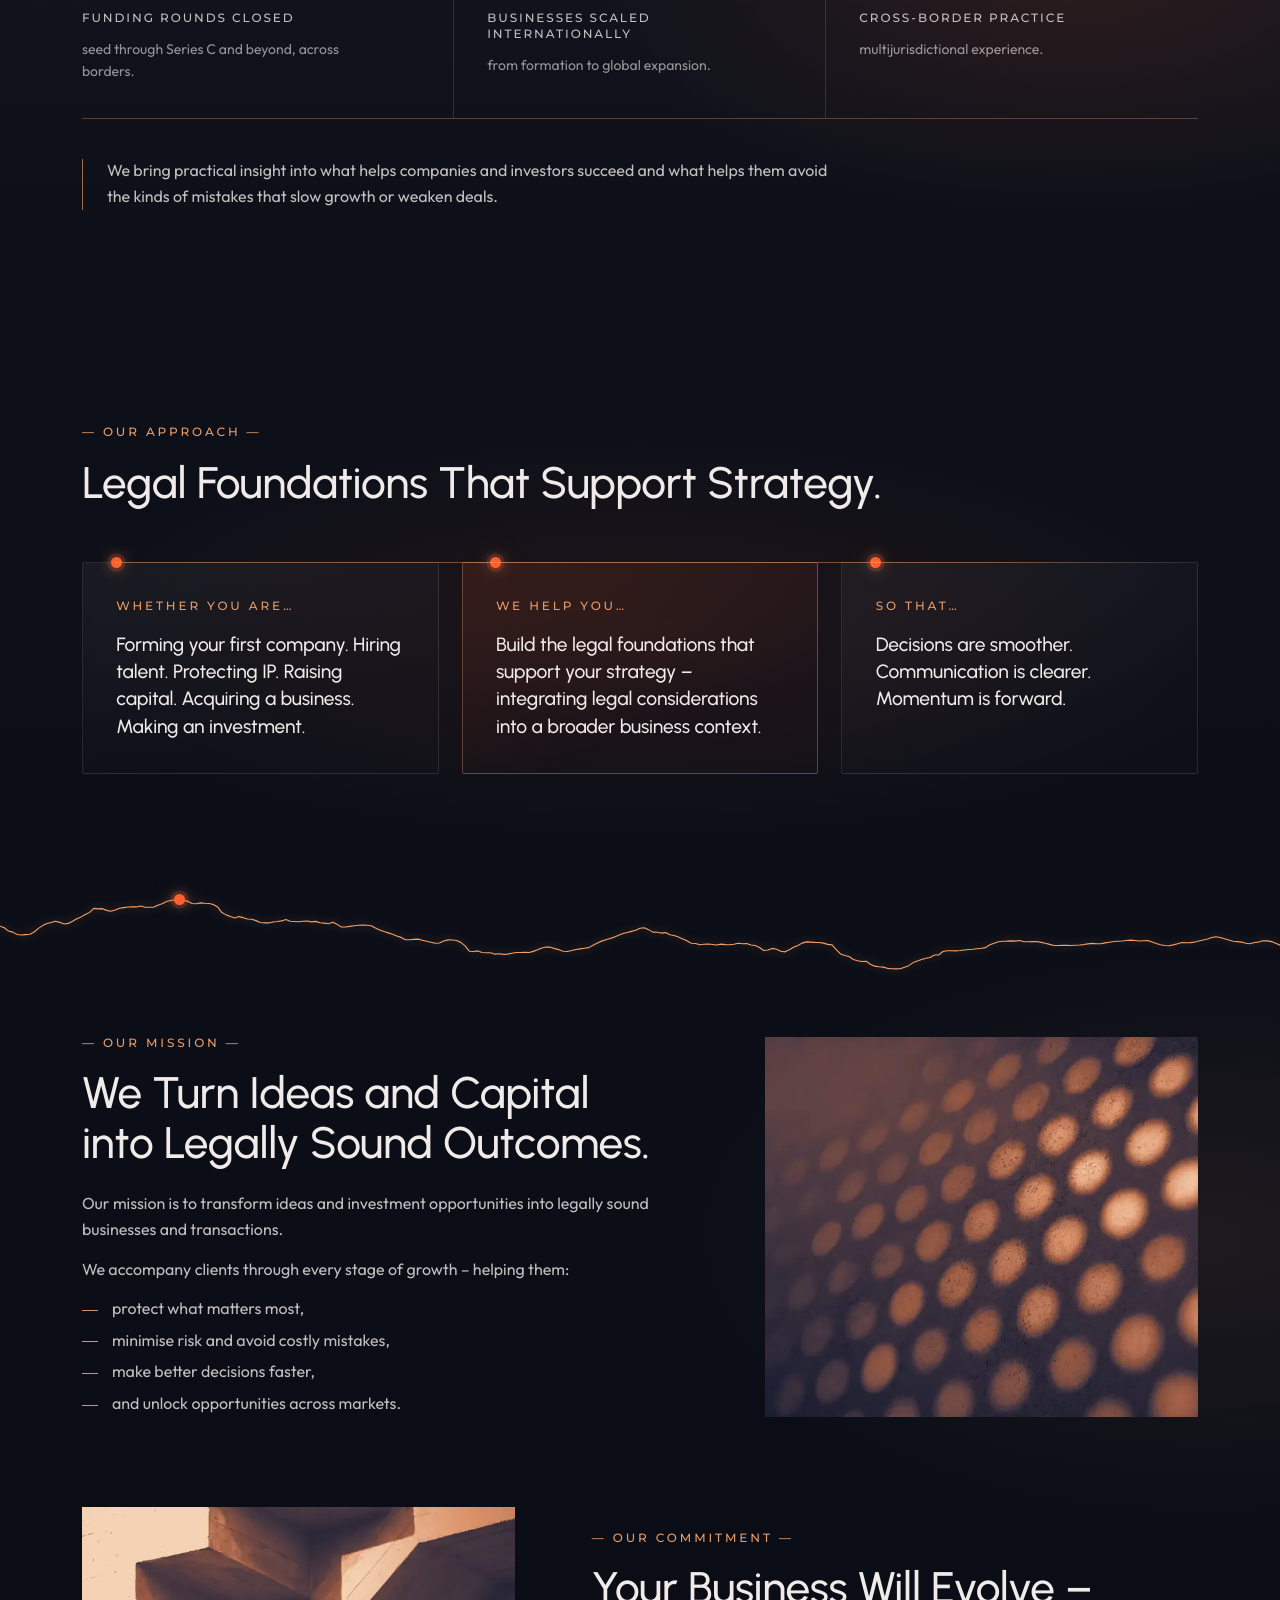
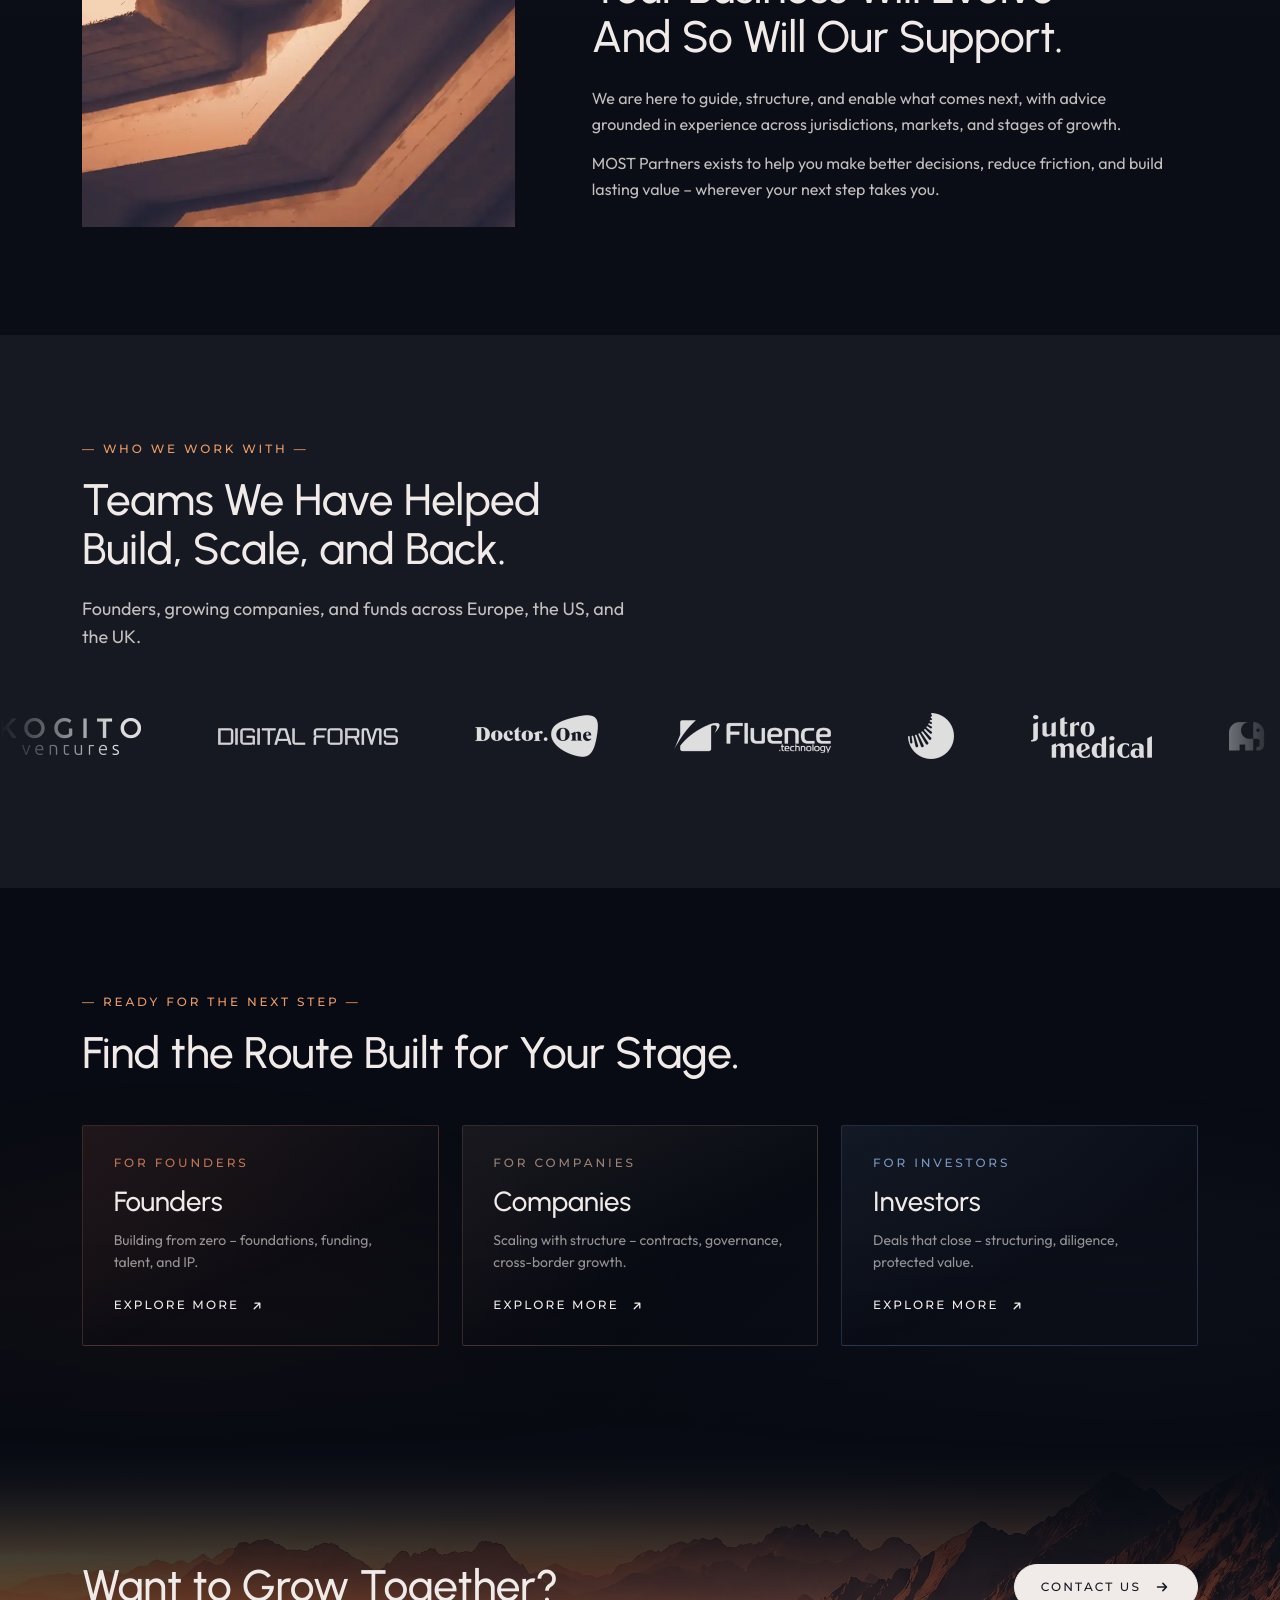
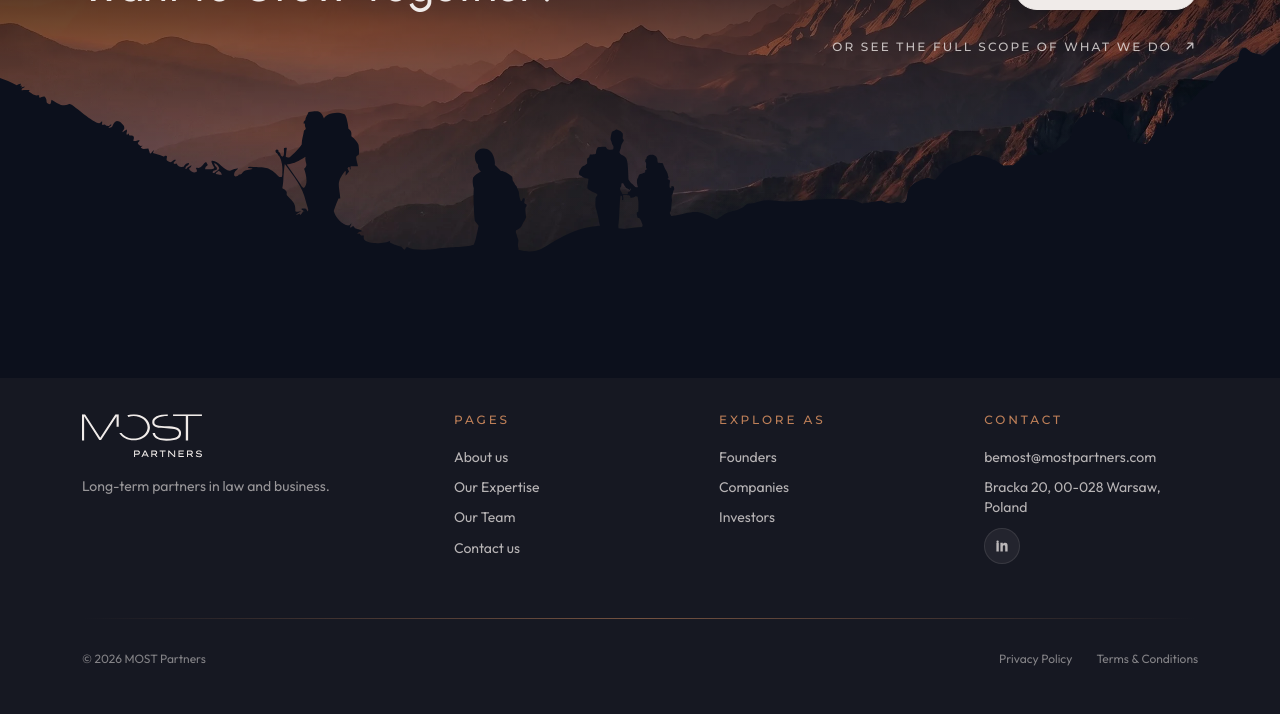
<file: about-us.html>
<!doctype html>
<html lang="en">
  <head>
    <meta charset="utf-8" />
    <meta name="viewport" content="width=device-width, initial-scale=1" />
    <meta name="robots" content="noindex, nofollow, noarchive, nosnippet" />
    <meta name="googlebot" content="noindex, nofollow, noarchive, nosnippet" />
    <title>About us – MOST Partners</title>
    <meta name="description" content="MOST Partners – a law firm built for tech, venture, and cross-border growth. Our perspective, experience, approach, mission and commitment." />
    <link rel="icon" href="favicon.svg" type="image/svg+xml" />
    <meta property="og:type" content="website" />
    <meta property="og:site_name" content="MOST Partners" />
    <meta property="og:title" content="About us – MOST Partners" />
    <meta property="og:description" content="MOST Partners – a law firm built for tech, venture, and cross-border growth. Our perspective, experience, approach, mission and commitment." />
    <meta property="og:image" content="og-image.jpg" />
    <meta name="twitter:card" content="summary_large_image" />
    <link rel="preconnect" href="https://fonts.googleapis.com" />
    <link rel="preconnect" href="https://fonts.gstatic.com" crossorigin />
    <link
      rel="preload"
      as="style"
      href="https://fonts.googleapis.com/css2?family=Montserrat:wght@500&family=Outfit:wght@400;500&family=Urbanist:wght@500;600&display=swap"
      onload="this.onload=null;this.rel='stylesheet'"
    />
    <noscript>
      <link href="https://fonts.googleapis.com/css2?family=Montserrat:wght@500&family=Outfit:wght@400;500&family=Urbanist:wght@500;600&display=swap" rel="stylesheet" />
    </noscript>
    <link rel="stylesheet" href="styles.css" />
    <script src="script.js" defer></script>
  </head>
  <body class="page page--about">
    <a class="skip-link" href="#main">Skip to content</a>
    <svg width="0" height="0" style="position:absolute" aria-hidden="true">
      <symbol id="most-logo" viewBox="0 0 160 58">
        <path d="M46.1176 16.6761V2.64803L25.4118 34.1921H23.0588L2.82353 2.64803V34.8539H0V0.000976562H4L24.2989 31.1793L44.6596 0.000976562H48.9412V16.6761H46.1176Z" />
        <path d="M138.405 2.42772L131.413 2.4491L121.412 2.42772V0.0454102H159.925V2.42772H141.47V34.8427H138.405V2.42772Z" />
        <path d="M87.1559 20.0227C87.3404 19.172 87.4367 18.2971 87.4367 17.4056C87.4367 9.129 79.0972 2.37804 68.8867 2.37804C66.4508 2.37804 64.0639 2.75627 61.7605 3.51911L60.5396 1.48402C63.2406 0.537788 66.1008 0.0513 69.122 0.0513C81.0285 0.0513 90.5527 7.75359 90.5527 17.4056C90.5527 18.2958 90.4723 19.1695 90.3177 20.0227C89.9974 21.7789 89.3585 23.4485 88.4513 24.9895C85.0152 30.8159 77.7155 34.8135 69.122 34.8135C60.5144 34.8135 53.1736 30.8324 49.7249 24.9895H52.7884C56.0147 29.4748 62.0161 32.488 68.8867 32.488C75.7447 32.488 81.7051 29.4608 84.9156 24.9895C86.001 23.4778 86.7709 21.8018 87.1559 20.0227Z" />
        <path d="M114.353 2.42674C103.316 2.42674 96.4705 5.99848 96.4705 10.5885C96.4705 12.9579 97.7646 13.8238 99.8823 14.7797C103.059 16.2135 109.077 15.9515 113.059 16.1032C117.559 16.2554 122.736 16.3607 127.059 18.0885C129.412 19.0289 132.118 21.7293 132.118 24.7061C132.118 31.3238 128.782 35.1841 112.507 35.1841C95.8823 35.1841 94.4705 26.6914 94.1924 25.037H97.2513C97.7646 27.4635 99.1764 32.7576 112.507 32.7576C127.16 32.7576 129.294 29.0076 129.294 24.7061C129.294 22.6106 126.823 21.1216 125.294 20.4047C122.458 19.0753 117.167 18.7332 112.823 18.5297C108.689 18.3779 102.353 18.6042 98.4216 17.0114C95.8051 15.9512 93.647 13.787 93.647 10.5747C93.647 3.75027 101.951 0.000274658 114.353 0.000274658" />
        <path d="M69.4116 57.1026V48.4098H74.4208C74.9271 48.4098 75.3884 48.5299 75.8048 48.77C76.2294 49.0018 76.5682 49.3205 76.8213 49.7262C77.0745 50.1318 77.201 50.583 77.201 51.0798C77.201 51.6013 77.0622 52.0774 76.7846 52.5079C76.507 52.9301 76.1396 53.2695 75.6823 53.5262C75.2251 53.7745 74.7229 53.8987 74.1759 53.8987H70.7343V57.1026H69.4116ZM70.7343 52.6072H74.0534C74.3637 52.6072 74.6495 52.5368 74.9107 52.3961C75.1802 52.2554 75.3925 52.0691 75.5476 51.8373C75.7109 51.6055 75.7926 51.353 75.7926 51.0798C75.7926 50.8231 75.7109 50.5913 75.5476 50.3843C75.3925 50.1774 75.1802 50.0118 74.9107 49.8876C74.6495 49.7634 74.3637 49.7013 74.0534 49.7013H70.7343V52.6072Z" />
        <path d="M79.1814 57.1026L83.37 48.4098H84.9132L89.0773 57.1026H87.6199L84.7417 51.117C84.6682 50.9597 84.5948 50.8066 84.5213 50.6575C84.4478 50.5085 84.3743 50.3595 84.3008 50.2105C84.2355 50.0615 84.1702 49.9042 84.1049 49.7386C84.0395 49.573 83.9742 49.3909 83.9089 49.1922L84.3008 49.1798C84.2273 49.3785 84.1538 49.5647 84.0804 49.7386C84.015 49.9124 83.9456 50.078 83.8721 50.2353C83.7987 50.3926 83.7252 50.5499 83.6517 50.7072C83.5782 50.8562 83.5047 51.0094 83.4312 51.1667L80.5776 57.1026H79.1814ZM81.0062 55.066L81.5329 53.7745H86.6156L86.8238 55.066H81.0062Z" />
        <path d="M92.4354 57.1026V48.4098H97.4446C97.9509 48.4098 98.4122 48.5299 98.8286 48.77C99.2532 49.0018 99.592 49.3205 99.8451 49.7262C100.098 50.1318 100.225 50.583 100.225 51.0798C100.225 51.6013 100.086 52.0774 99.8084 52.5079C99.5308 52.9301 99.1634 53.2695 98.7061 53.5262C98.2489 53.7745 97.7467 53.8987 97.1997 53.8987H93.7582V57.1026H92.4354ZM99.0736 57.1026L96.1587 53.1785L97.5671 52.868L100.727 57.1151L99.0736 57.1026ZM93.7582 52.6072H97.0772C97.3875 52.6072 97.6733 52.5368 97.9345 52.3961C98.204 52.2554 98.4163 52.0691 98.5714 51.8373C98.7347 51.6055 98.8164 51.353 98.8164 51.0798C98.8164 50.8231 98.7347 50.5913 98.5714 50.3843C98.4163 50.1774 98.204 50.0118 97.9345 49.8876C97.6733 49.7634 97.3875 49.7013 97.0772 49.7013H93.7582V52.6072Z" />
        <path d="M106.829 57.1026V49.7013H103.571V48.4098H111.483V49.7013H108.152V57.1026H106.829Z" />
        <path d="M114.933 57.1026V48.4098H116.243L123.2 55.5255L123.127 55.6373C123.086 55.3889 123.049 55.124 123.016 54.8425C122.992 54.5527 122.971 54.2588 122.955 53.9608C122.939 53.6545 122.922 53.3482 122.906 53.0419C122.898 52.7273 122.89 52.4209 122.882 52.1229C122.882 51.8249 122.882 51.5392 122.882 51.266V48.4098H124.204V57.1026H122.869L115.999 50.2477L116.011 50.0739C116.027 50.2229 116.043 50.4009 116.06 50.6079C116.076 50.8148 116.096 51.0384 116.121 51.2785C116.145 51.5185 116.166 51.7669 116.182 52.0236C116.207 52.2719 116.223 52.5244 116.231 52.7811C116.248 53.0294 116.256 53.2654 116.256 53.4889V57.1026H114.933Z" />
        <path d="M128.664 57.1026V48.4098H135.779V49.7013H129.986V55.8111H135.779V57.1026H128.664ZM129.386 53.2902V51.9987H135.106V53.2902H129.386Z" />
        <path d="M139.966 57.1026V48.4098H144.975C145.482 48.4098 145.943 48.5299 146.359 48.77C146.784 49.0018 147.123 49.3205 147.376 49.7262C147.629 50.1318 147.756 50.583 147.756 51.0798C147.756 51.6013 147.617 52.0774 147.339 52.5079C147.061 52.9301 146.694 53.2695 146.237 53.5262C145.78 53.7745 145.277 53.8987 144.73 53.8987H141.289V57.1026H139.966ZM146.604 57.1026L143.689 53.1785L145.098 52.868L148.258 57.1151L146.604 57.1026ZM141.289 52.6072H144.608C144.918 52.6072 145.204 52.5368 145.465 52.3961C145.735 52.2554 145.947 52.0691 146.102 51.8373C146.265 51.6055 146.347 51.353 146.347 51.0798C146.347 50.8231 146.265 50.5913 146.102 50.3843C145.947 50.1774 145.735 50.0118 145.465 49.8876C145.204 49.7634 144.918 49.7013 144.608 49.7013H141.289V52.6072Z" />
        <path d="M155.97 57.2268C155.358 57.2268 154.791 57.1647 154.268 57.0405C153.754 56.9164 153.28 56.7301 152.847 56.4817C152.423 56.2334 152.035 55.9188 151.684 55.5379L152.517 54.4203C153.047 54.975 153.586 55.3806 154.133 55.6373C154.689 55.8939 155.305 56.0222 155.983 56.0222C156.407 56.0222 156.815 55.9726 157.207 55.8732C157.599 55.7656 157.922 55.6083 158.175 55.4013C158.428 55.1861 158.555 54.917 158.555 54.5941C158.555 54.3872 158.485 54.2175 158.346 54.085C158.208 53.9525 158.024 53.8449 157.795 53.7621C157.575 53.6793 157.334 53.6131 157.073 53.5634C156.811 53.5137 156.558 53.4765 156.313 53.4517C156.077 53.4268 155.877 53.4061 155.713 53.3896C155.166 53.3151 154.668 53.2157 154.219 53.0915C153.778 52.9591 153.398 52.7935 153.08 52.5948C152.77 52.3961 152.529 52.1519 152.357 51.8621C152.194 51.5724 152.112 51.2371 152.112 50.8562C152.112 50.4506 152.206 50.0904 152.394 49.7758C152.59 49.453 152.86 49.1839 153.202 48.9687C153.554 48.7451 153.958 48.5754 154.415 48.4595C154.88 48.3436 155.383 48.2856 155.921 48.2856C156.493 48.2856 157.016 48.3436 157.489 48.4595C157.963 48.5754 158.383 48.7493 158.751 48.9811C159.126 49.2046 159.436 49.4819 159.681 49.8131L158.8 50.7941C158.571 50.5127 158.306 50.2767 158.003 50.0863C157.701 49.8876 157.371 49.7386 157.011 49.6392C156.66 49.5399 156.285 49.4902 155.885 49.4902C155.444 49.4902 155.048 49.5399 154.697 49.6392C154.346 49.7386 154.068 49.8793 153.864 50.0615C153.66 50.2353 153.558 50.4506 153.558 50.7072C153.558 50.9307 153.619 51.1212 153.741 51.2785C153.872 51.4358 154.052 51.5682 154.28 51.6758C154.509 51.7752 154.782 51.858 155.101 51.9242C155.427 51.9904 155.787 52.0484 156.179 52.0981C156.669 52.156 157.142 52.2305 157.599 52.3216C158.057 52.4127 158.465 52.541 158.824 52.7066C159.183 52.8639 159.469 53.0791 159.681 53.3523C159.894 53.6255 160 53.9815 160 54.4203C160 54.9832 159.832 55.4758 159.498 55.8981C159.163 56.3203 158.693 56.6473 158.089 56.8791C157.493 57.1109 156.787 57.2268 155.97 57.2268Z" />
      </symbol>
    </svg>

    <div class="scroll-progress" aria-hidden="true"></div>

    <header class="top-nav">
      <a class="wordmark" href="index.html" aria-label="MOST Partners home">
        <svg class="wordmark__logo" viewBox="0 0 160 58" role="img" aria-label="MOST Partners">
          <use href="#most-logo" />
        </svg>
      </a>

      <nav class="top-nav__menu top-nav__menu--left" aria-label="Primary sections">
        <a href="about-us.html" aria-current="page">About us</a>
        <a href="expertise.html">Our Expertise</a>
        <a href="our-team.html">Our Team</a>
      </nav>

      <nav class="top-nav__menu top-nav__menu--right" aria-labelledby="nav-explore-as">
        <span class="top-nav__lead" id="nav-explore-as">explore as</span>
        <a href="for-founders.html">Founders</a>
        <a href="for-companies.html">Companies</a>
        <a href="for-investors.html">Investors</a>
      </nav>

      <a class="nav-cta btn" href="contact.html">Contact us</a>

      <button class="icon-button" type="button" aria-label="Open menu" aria-expanded="false" aria-controls="mobile-menu">
        <span></span>
        <span></span>
      </button>
    </header>

    <div class="mobile-menu" id="mobile-menu" role="dialog" aria-modal="true" aria-label="Menu" hidden>
      <div class="mobile-menu__panel">
        <div class="mobile-menu__top">
          <a class="wordmark" href="index.html" aria-label="MOST Partners home">
            <svg class="wordmark__logo" viewBox="0 0 160 58" role="img" aria-label="MOST">
              <use href="#most-logo" />
            </svg>
          </a>
          <button class="close-button" type="button" aria-label="Close menu">
            <svg viewBox="0 0 24 24" aria-hidden="true">
              <path d="M6 6l12 12M18 6 6 18" />
            </svg>
          </button>
        </div>
        <nav class="mobile-menu__links" aria-label="Site pages">
          <ul class="mobile-menu__primary">
            <li><a href="about-us.html" aria-current="page">About us</a></li>
            <li><a href="expertise.html">Our Expertise</a></li>
            <li><a href="our-team.html">Our Team</a></li>
          </ul>
          <div class="mobile-menu__group">
            <p class="mobile-menu__lead" id="mobile-menu-explore">explore as</p>
            <ul class="mobile-menu__audience" aria-labelledby="mobile-menu-explore">
              <li><a class="mobile-menu__route mobile-menu__route--founders" href="for-founders.html">Founders</a></li>
              <li><a class="mobile-menu__route mobile-menu__route--companies" href="for-companies.html">Companies</a></li>
              <li><a class="mobile-menu__route mobile-menu__route--investors" href="for-investors.html">Investors</a></li>
            </ul>
          </div>
        </nav>
        <div class="mobile-menu__foot">
          <a class="mobile-menu__cta btn btn--solid" href="contact.html">
            <span>Contact us</span>
            <svg viewBox="0 0 20 20" aria-hidden="true"><path d="M5 10h10M11 6l4 4-4 4" fill="none" stroke="currentColor" stroke-width="1.7" stroke-linecap="round" stroke-linejoin="round" /></svg>
          </a>
          <div class="mobile-menu__contact">
            <a class="mobile-menu__mail" href="mailto:bemost@mostpartners.com">bemost@mostpartners.com</a>
            <a class="mobile-menu__social" href="#" aria-label="LinkedIn"><svg viewBox="0 0 20 20" aria-hidden="true"><path d="M3 6h3v11H3V6Zm1.5-3a1.5 1.5 0 1 1 0 3 1.5 1.5 0 0 1 0-3ZM8 6h3v1.5c.5-1 1.6-1.7 3-1.7 2.2 0 3 1.4 3 3.8V17h-3v-6c0-1.4-.4-2-1.4-2-1 0-1.6.7-1.6 2v6H8V6Z" fill="currentColor"/></svg></a>
          </div>
        </div>
        <div class="mobile-menu__ridge" aria-hidden="true">
          <img src="gora-bez-tla-2000px.svg" width="2000" height="850" alt="" decoding="async" />
        </div>
      </div>
    </div>

    <main id="main" tabindex="-1">
      <!-- PAGE HERO: mini-hero with mountain + gradient -->
      <section class="page-hero" aria-labelledby="page-hero-title">
        <div class="page-hero__media" aria-hidden="true">
          <picture>
            <source media="(max-width: 480px) and (max-aspect-ratio: 3/4)" srcset="background-crop-about.webp" width="1696" height="1696" />
            <img class="page-hero__bg" src="background.webp" srcset="background-640.webp 640w, background-1280.webp 1280w, background-1920.webp 1920w, background.webp 2496w" sizes="(min-width: 1024px) 2496px, (orientation: landscape) 100vw, 1000px" width="2496" height="1696" alt="" fetchpriority="high" decoding="async" />
          </picture>
          <div class="page-hero__wash"></div>
          <div class="page-hero__vignette"></div>
          <div class="page-hero__noise"></div>
        </div>
        <div class="page-hero__glow" aria-hidden="true">
          <span class="page-hero__sun"></span>
          <span class="page-hero__haze"></span>
        </div>
        <div class="page-hero__ridges" aria-hidden="true">
          <img class="page-hero__ridge" src="gora-bez-tla-2000px.svg" width="2000" height="850" alt="" decoding="async" />
        </div>
        <div class="page-hero__content">
          <p class="page-hero__eyebrow reveal">— about us —</p>
          <h1 class="page-hero__title reveal" id="page-hero-title">
            A Law Firm Built for Tech, Venture,<br>
            and Cross-Border&nbsp;Growth.
          </h1>
          <p class="page-hero__tagline reveal">
            Helping founders, companies, and investors make deals happen, avoid costly mistakes, and unlock business opportunities with clarity and&nbsp;confidence.
          </p>
          <a class="primary-cta btn reveal" href="#perspective">
            <span>Learn more</span>
            <svg viewBox="0 0 20 20" aria-hidden="true">
              <path d="M10 4v12M6 12l4 4 4-4" />
            </svg>
          </a>
        </div>
      </section>

      <!-- The wireframe's section map (22.09): perspective, experience,
           approach, then Mission and Commitment - text beside a photograph,
           as approved - the client marks, the three routes and the closing
           band. Architecture is worked into the sections (a texture under the
           figures, the two photographs the wireframe asks for) instead of
           standing between them as full-width breaks. -->

      <!-- OUR PERSPECTIVE: the statement and G1's two paragraphs, beside the
           diagram of the three things they combine -->
      <section class="perspective has-trail has-trail--a" id="perspective" aria-labelledby="perspective-title">
        <span class="has-trail__dot" aria-hidden="true"></span>
        <div class="perspective__inner">
          <div class="perspective__text">
            <p class="ab-eyebrow" data-reveal>&mdash; our perspective &mdash;</p>
            <h2 class="perspective__title" id="perspective-title" data-reveal style="--reveal-delay: 90ms">We See Law through the Lens of Business&nbsp;Reality.</h2>
            <div class="perspective__pillars" data-reveal style="--reveal-delay: 180ms">
              <p>We combine legal expertise, multijurisdictional experience in Europe, the US, and the UK and an investment-driven understanding of how companies raise capital, hire, scale, and make strategic&nbsp;decisions.</p>
              <p>This lets us advise on cross-border matters with a perspective that strengthens decision-making, reduces friction, and supports momentum at every stage of&nbsp;growth.</p>
            </div>
          </div>
          <div class="perspective__triangulation" data-reveal style="--reveal-delay: 260ms">
            <svg viewBox="0 0 400 200" preserveAspectRatio="xMidYMid meet" aria-hidden="true">
              <path class="tri-edge" d="M80 160 L 200 40 L 320 160" />
              <path class="tri-base" d="M80 160 H 320" />
            </svg>
            <span aria-hidden="true"></span><span aria-hidden="true"></span><span aria-hidden="true"></span>
            <b>legal expertise</b>
            <b>investment-driven</b>
            <b>multijurisdictional</b>
          </div>
        </div>
      </section>

      <!-- OUR EXPERIENCE: the numbers are the layout, over a close-up of
           concrete fins - architecture as rhythm, not a picture of a building -->
      <section class="track-record" id="track-record" aria-labelledby="track-record-title">
        <div class="track-record__bg" aria-hidden="true">
          <img src="about-break-fins.webp" srcset="about-break-fins-640.webp 640w, about-break-fins-1024.webp 1024w, about-break-fins.webp 1920w" sizes="(min-width: 1024px) 100vw, 200vw" width="1920" height="823" alt="" loading="lazy" decoding="async" />
        </div>
        <div class="track-record__inner">
          <header class="track-record__head" data-reveal>
            <div class="track-record__heading">
              <p class="ab-eyebrow">&mdash; our experience &mdash;</p>
              <h2 class="track-record__title" id="track-record-title">Track&nbsp;Record.</h2>
            </div>
            <p class="track-record__lede">
              We have been working with emerging companies, founders, and investors expanding across Europe, the US, and the&nbsp;UK.
            </p>
          </header>

          <div class="track-record__numbers">
            <div class="big-stat" data-reveal>
              <p class="big-stat__num">200<span>+</span></p>
              <p class="big-stat__label">funding rounds closed</p>
              <p class="big-stat__copy">seed through Series&nbsp;C and beyond, across borders.</p>
            </div>
            <div class="big-stat" data-reveal style="--reveal-delay: 120ms">
              <p class="big-stat__num">300<span>+</span></p>
              <p class="big-stat__label">businesses scaled internationally</p>
              <p class="big-stat__copy">from formation to global&nbsp;expansion.</p>
            </div>
            <div class="big-stat big-stat--small" data-reveal style="--reveal-delay: 240ms">
              <p class="big-stat__num big-stat__num--word">EU · US · UK</p>
              <p class="big-stat__label">cross-border practice</p>
              <p class="big-stat__copy">multijurisdictional&nbsp;experience.</p>
            </div>
          </div>

          <footer class="track-record__foot" data-reveal>
            <p>
              We bring practical insight into what helps companies and investors succeed and what helps them avoid the kinds of mistakes that slow growth or weaken&nbsp;deals.
            </p>
          </footer>
        </div>
      </section>

      <!-- OUR APPROACH: whether you are..., we help you..., so that... - read
           in order along one leader -->
      <section class="philosophy" id="philosophy" aria-labelledby="philosophy-title">
        <div class="philosophy__head" data-reveal>
          <p class="ab-eyebrow">&mdash; our approach &mdash;</p>
          <h2 class="philosophy__title" id="philosophy-title">Legal Foundations That Support&nbsp;Strategy.</h2>
        </div>

        <div class="philosophy__stack">
          <div class="philosophy__card philosophy__card--a" data-reveal>
            <span class="philosophy__card-tag">whether you are…</span>
            <p>Forming your first company. Hiring talent. Protecting IP. Raising capital. Acquiring a business. Making an investment.</p>
          </div>
          <div class="philosophy__card philosophy__card--b" data-reveal style="--reveal-delay: 130ms">
            <span class="philosophy__card-tag">we help you…</span>
            <p>Build the legal foundations that support your strategy&nbsp;– integrating legal considerations into a broader business context.</p>
          </div>
          <div class="philosophy__card philosophy__card--c" data-reveal style="--reveal-delay: 260ms">
            <span class="philosophy__card-tag">so that…</span>
            <p>Decisions are smoother. Communication is clearer. Momentum&nbsp;is forward.</p>
          </div>
        </div>
      </section>

      <!-- MISSION & COMMITMENT: the wireframe's two rows, approved as drawn on
           22.09 - text beside a photograph, then a photograph beside text.
           Copy is G1 word for word; only the mission heading is the wireframe's.
           Each photograph is as tall as the text beside it. -->
      <section class="manifesto has-trail has-trail--b" id="our-mission" aria-labelledby="our-mission-title">
        <span class="has-trail__dot" aria-hidden="true"></span>

        <div class="manifesto__row">
          <div class="manifesto__text" data-reveal>
            <p class="ab-eyebrow">&mdash; our mission &mdash;</p>
            <h2 class="manifesto__title" id="our-mission-title">We Turn Ideas and Capital into Legally Sound&nbsp;Outcomes.</h2>
            <p class="manifesto__copy">Our mission is to transform ideas and investment opportunities into legally sound businesses and&nbsp;transactions.</p>
            <p class="manifesto__copy">We accompany clients through every stage of growth&nbsp;– helping&nbsp;them:</p>
            <ul class="manifesto__list">
              <li>protect what matters most,</li>
              <li>minimise risk and avoid costly mistakes,</li>
              <li>make better decisions faster,</li>
              <li>and unlock opportunities across&nbsp;markets.</li>
            </ul>
          </div>
          <figure class="manifesto__media" data-reveal style="--reveal-delay: 140ms">
            <img src="about-mission.webp" srcset="about-mission-640.webp 640w, about-mission-1024.webp 1024w, about-mission.webp 1100w" sizes="(min-width: 1024px) 40vw, (orientation: landscape) and (max-height: 500px) 48vw, (min-width: 768px) 48vw, 100vw" width="1100" height="1100" alt="" loading="lazy" decoding="async" />
          </figure>
        </div>

        <div class="manifesto__row manifesto__row--flip" id="our-commitment">
          <figure class="manifesto__media" data-reveal>
            <img src="about-commitment.webp" srcset="about-commitment-640.webp 640w, about-commitment-1024.webp 1024w, about-commitment.webp 1100w" sizes="(min-width: 1024px) 40vw, (orientation: landscape) and (max-height: 500px) 48vw, (min-width: 768px) 48vw, 100vw" width="1100" height="1100" alt="" loading="lazy" decoding="async" />
          </figure>
          <div class="manifesto__text" data-reveal style="--reveal-delay: 140ms">
            <p class="ab-eyebrow">&mdash; our commitment &mdash;</p>
            <h2 class="manifesto__title" id="our-commitment-title">Your Business Will Evolve&nbsp;– And So Will Our&nbsp;Support.</h2>
            <p class="manifesto__copy">We are here to guide, structure, and enable what comes next, with advice grounded in experience across jurisdictions, markets, and stages of&nbsp;growth.</p>
            <p class="manifesto__copy">MOST Partners exists to help you make better decisions, reduce friction, and build lasting value&nbsp;– wherever your next step takes&nbsp;you.</p>
          </div>
        </div>
      </section>

      <!-- CLIENT MARKS: one row, one direction -->
      <section class="clients" aria-labelledby="clients-title">
        <header class="clients__head" data-reveal>
          <p class="clients__eyebrow">&mdash; who we work with &mdash;</p>
          <h2 class="clients__title" id="clients-title">Teams We Have Helped Build, Scale, and&nbsp;Back.</h2>
          <p class="clients__lede">Founders, growing companies, and funds across Europe, the US, and the&nbsp;UK.</p>
        </header>
        <div class="clients__viewport">
          <ul class="clients__track" aria-label="Selected clients">
            <li class="clients__mark"><img src="client-kogito.webp" alt="Kogito Ventures" width="141" height="37" loading="lazy" decoding="async"></li>
            <li class="clients__mark"><img src="client-digital-forms.webp" alt="Digital Forms" width="180" height="17" loading="lazy" decoding="async"></li>
            <li class="clients__mark"><img src="client-doctor-one.webp" alt="Doctor.One" width="123" height="42" loading="lazy" decoding="async"></li>
            <li class="clients__mark"><img src="client-fluence.webp" alt="Fluence Technology" width="157" height="33" loading="lazy" decoding="async"></li>
            <li class="clients__mark"><img src="client-juo.webp" alt="Juo" width="46" height="46" loading="lazy" decoding="async"></li>
            <li class="clients__mark"><img src="client-jutro-medical.webp" alt="Jutro Medical" width="121" height="43" loading="lazy" decoding="async"></li>
            <li class="clients__mark"><img src="client-prelint.webp" alt="Prelint" width="166" height="31" loading="lazy" decoding="async"></li>
            <li class="clients__mark"><img src="client-readym.webp" alt="readyM" width="165" height="32" loading="lazy" decoding="async"></li>
          </ul>
          <ul class="clients__track" aria-hidden="true">
            <li class="clients__mark"><img src="client-kogito.webp" alt="" width="141" height="37" loading="lazy" decoding="async"></li>
            <li class="clients__mark"><img src="client-digital-forms.webp" alt="" width="180" height="17" loading="lazy" decoding="async"></li>
            <li class="clients__mark"><img src="client-doctor-one.webp" alt="" width="123" height="42" loading="lazy" decoding="async"></li>
            <li class="clients__mark"><img src="client-fluence.webp" alt="" width="157" height="33" loading="lazy" decoding="async"></li>
            <li class="clients__mark"><img src="client-juo.webp" alt="" width="46" height="46" loading="lazy" decoding="async"></li>
            <li class="clients__mark"><img src="client-jutro-medical.webp" alt="" width="121" height="43" loading="lazy" decoding="async"></li>
            <li class="clients__mark"><img src="client-prelint.webp" alt="" width="166" height="31" loading="lazy" decoding="async"></li>
            <li class="clients__mark"><img src="client-readym.webp" alt="" width="165" height="32" loading="lazy" decoding="async"></li>
          </ul>
        </div>
      </section>

      <!-- ROUTE SHORTCUTS: the same three-card block on About Us and Our Expertise -->
      <section class="routes-strip" aria-labelledby="routes-strip-title">
        <header class="routes-strip__head" data-reveal>
          <p class="routes-strip__eyebrow">&mdash;&nbsp;ready for the next step&nbsp;&mdash;</p>
          <h2 class="routes-strip__title" id="routes-strip-title">Find the Route Built for Your&nbsp;Stage.</h2>
        </header>
        <ul class="routes-strip__grid">
          <li class="routes-strip__card routes-strip__card--founders" data-reveal>
            <p class="routes-strip__kicker">for founders</p>
            <h3 class="routes-strip__name">Founders</h3>
            <p class="routes-strip__copy">Building from zero&nbsp;&ndash; foundations, funding, talent, and&nbsp;IP.</p>
            <a class="routes-strip__link link-arrow" href="for-founders.html">
              <span>Explore more</span><span class="sr-only"> about how we work with founders</span>
              <svg viewBox="0 0 20 20" aria-hidden="true"><path d="M6.5 13.5 13.5 6.5M7.5 6.5h6v6" /></svg>
            </a>
          </li>
          <li class="routes-strip__card routes-strip__card--companies" data-reveal>
            <p class="routes-strip__kicker">for companies</p>
            <h3 class="routes-strip__name">Companies</h3>
            <p class="routes-strip__copy">Scaling with structure&nbsp;&ndash; contracts, governance, cross-border&nbsp;growth.</p>
            <a class="routes-strip__link link-arrow" href="for-companies.html">
              <span>Explore more</span><span class="sr-only"> about how we work with companies</span>
              <svg viewBox="0 0 20 20" aria-hidden="true"><path d="M6.5 13.5 13.5 6.5M7.5 6.5h6v6" /></svg>
            </a>
          </li>
          <li class="routes-strip__card routes-strip__card--investors" data-reveal>
            <p class="routes-strip__kicker">for investors</p>
            <h3 class="routes-strip__name">Investors</h3>
            <p class="routes-strip__copy">Deals that close&nbsp;&ndash; structuring, diligence, protected&nbsp;value.</p>
            <a class="routes-strip__link link-arrow" href="for-investors.html">
              <span>Explore more</span><span class="sr-only"> about how we work with investors</span>
              <svg viewBox="0 0 20 20" aria-hidden="true"><path d="M6.5 13.5 13.5 6.5M7.5 6.5h6v6" /></svg>
            </a>
          </li>
        </ul>
      </section>

      <section class="aud-grow" aria-labelledby="aud-grow-title">
        <div class="aud-grow__inner">
          <h2 class="aud-grow__title" id="aud-grow-title">Want to Grow&nbsp;Together?</h2>
          <a class="aud-grow__btn btn btn--solid" href="contact.html">
            <span>Contact us</span>
            <svg viewBox="0 0 20 20" aria-hidden="true"><path d="M5 10h10M11 6l4 4-4 4" fill="none" stroke="currentColor" stroke-width="1.7" stroke-linecap="round" stroke-linejoin="round" /></svg>
          </a>
          <a class="aud-grow__alt link-arrow" href="expertise.html"><span>Or see the full scope of what we&nbsp;do</span><svg viewBox="0 0 20 20" aria-hidden="true"><path d="M6.5 13.5 13.5 6.5M7.5 6.5h6v6" /></svg></a>
        </div>
        <div class="footer-ridge" aria-hidden="true">
          <!-- upright above 480px the hero shows the full photo: this asks for the same size, so it reuses that file -->
          <img class="footer-ridge__bg" src="background.webp" srcset="background-640.webp 640w, background-1280.webp 1280w, background-1920.webp 1920w, background.webp 2496w" sizes="(min-width: 1024px) 2496px, (min-width: 481px) and (orientation: portrait) 1000px, 100vw" width="2496" height="1696" alt="" loading="lazy" decoding="async" />
          <img class="footer-ridge__overlay" src="footer.svg" width="1440" height="437" alt="" loading="lazy" decoding="async" />
        </div>
      </section>
    </main>

    <footer class="site-footer">
      <div class="site-footer__inner">
        <div class="site-footer__top">
          <div class="site-footer__brand">
            <a class="wordmark" href="index.html" aria-label="MOST Partners home">
              <svg class="wordmark__logo" viewBox="0 0 160 58" role="img" aria-label="MOST Partners">
                <use href="#most-logo" />
              </svg>
            </a>
            <p>Long-term partners in law and business.</p>
          </div>

          <nav class="site-footer__col" aria-label="Pages">
            <p class="site-footer__col-title">Pages</p>
            <ul>
              <li><a href="about-us.html">About us</a></li>
              <li><a href="expertise.html">Our Expertise</a></li>
              <li><a href="our-team.html">Our Team</a></li>
              <li><a href="contact.html">Contact us</a></li>
            </ul>
          </nav>

          <nav class="site-footer__col" aria-label="Audience">
            <p class="site-footer__col-title">Explore as</p>
            <ul>
              <li><a href="for-founders.html">Founders</a></li>
              <li><a href="for-companies.html">Companies</a></li>
              <li><a href="for-investors.html">Investors</a></li>
            </ul>
          </nav>

          <div class="site-footer__col">
            <p class="site-footer__col-title">Contact</p>
            <ul>
              <li><a href="mailto:bemost@mostpartners.com">bemost@mostpartners.com</a></li>
              <li>Bracka 20, 00-028 Warsaw, Poland</li>
              <li><a class="site-footer__social" href="#" aria-label="LinkedIn"><svg viewBox="0 0 20 20" aria-hidden="true"><path d="M3 6h3v11H3V6Zm1.5-3a1.5 1.5 0 1 1 0 3 1.5 1.5 0 0 1 0-3ZM8 6h3v1.5c.5-1 1.6-1.7 3-1.7 2.2 0 3 1.4 3 3.8V17h-3v-6c0-1.4-.4-2-1.4-2-1 0-1.6.7-1.6 2v6H8V6Z" fill="currentColor"/></svg></a></li>
            </ul>
          </div>
        </div>

        <div class="site-footer__divider" aria-hidden="true"></div>

        <div class="site-footer__bottom">
          <ul class="site-footer__details">
            <li>&copy; 2026 MOST Partners</li>
          </ul>
          <ul class="site-footer__legal">
            <li><a href="#">Privacy Policy</a></li>
            <li><a href="#">Terms &amp; Conditions</a></li>
          </ul>
        </div>
      </div>
    </footer>

  </body>
</html>
</file>
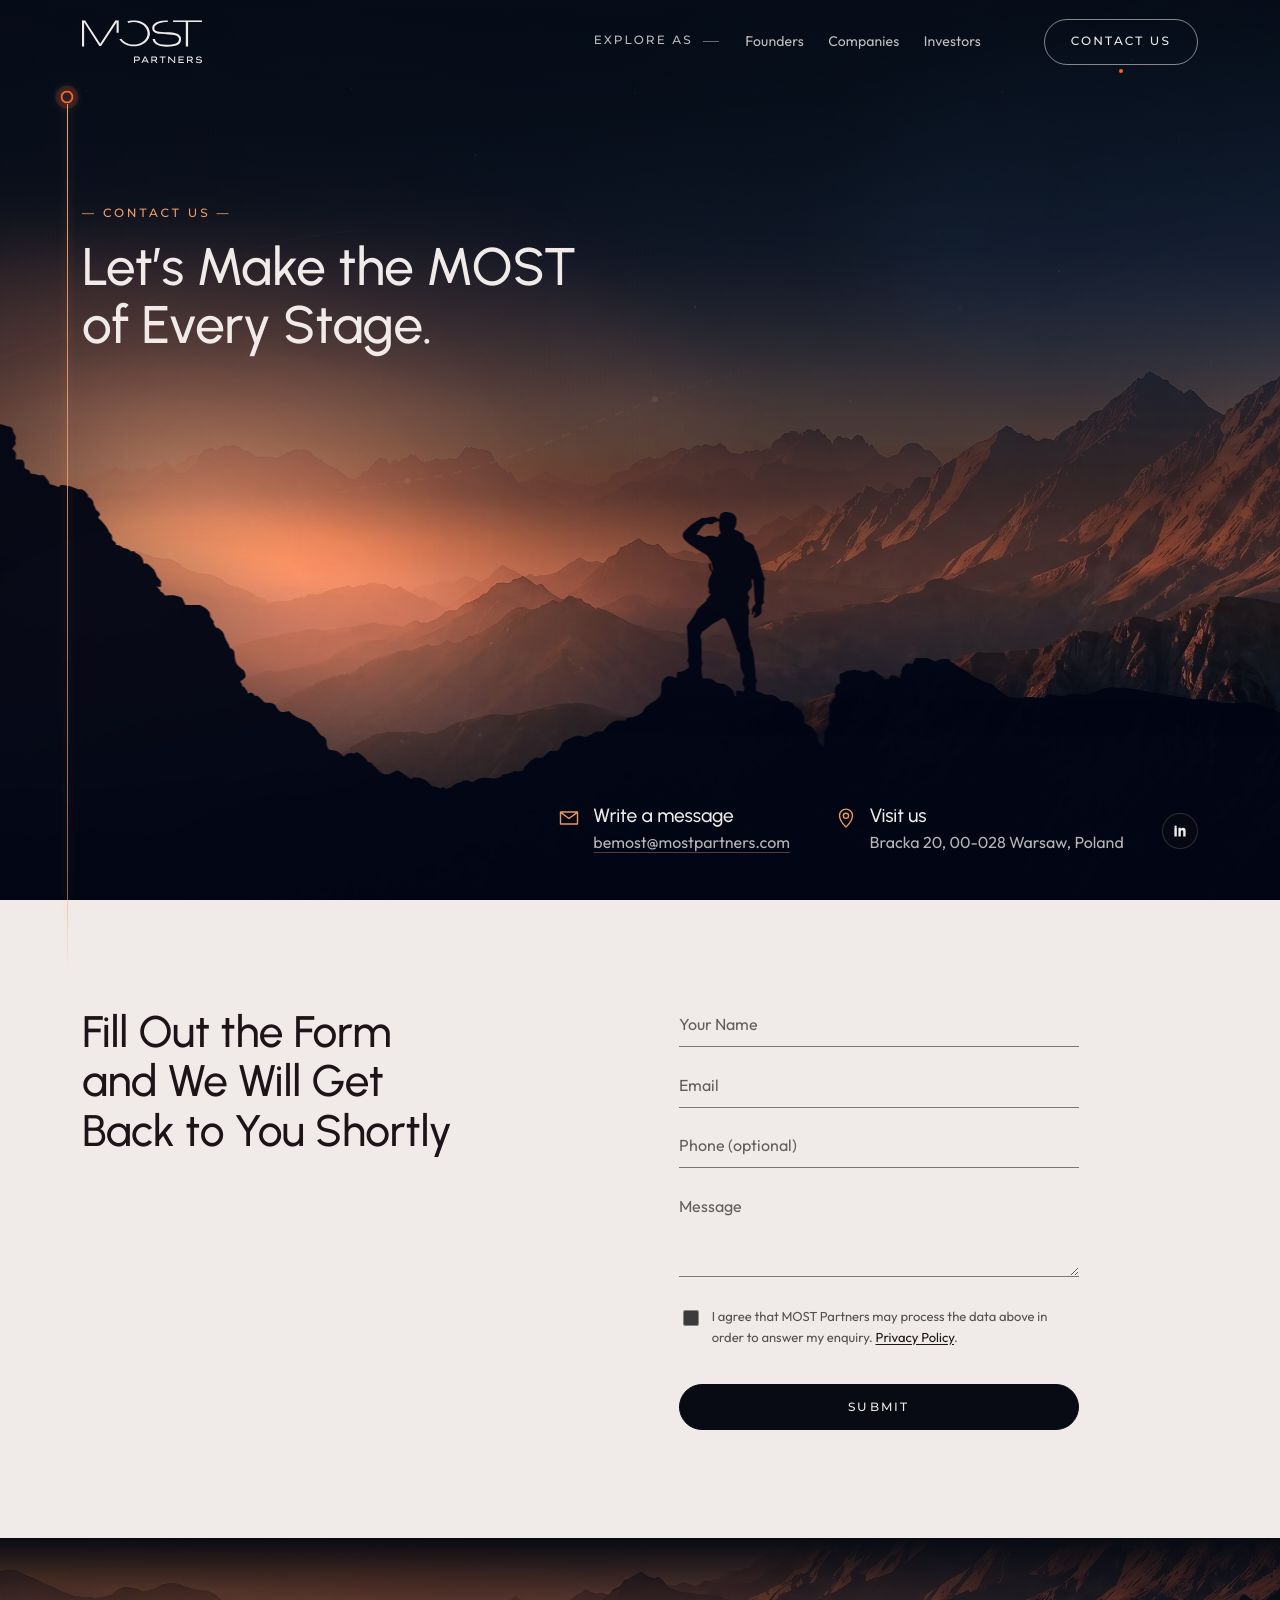
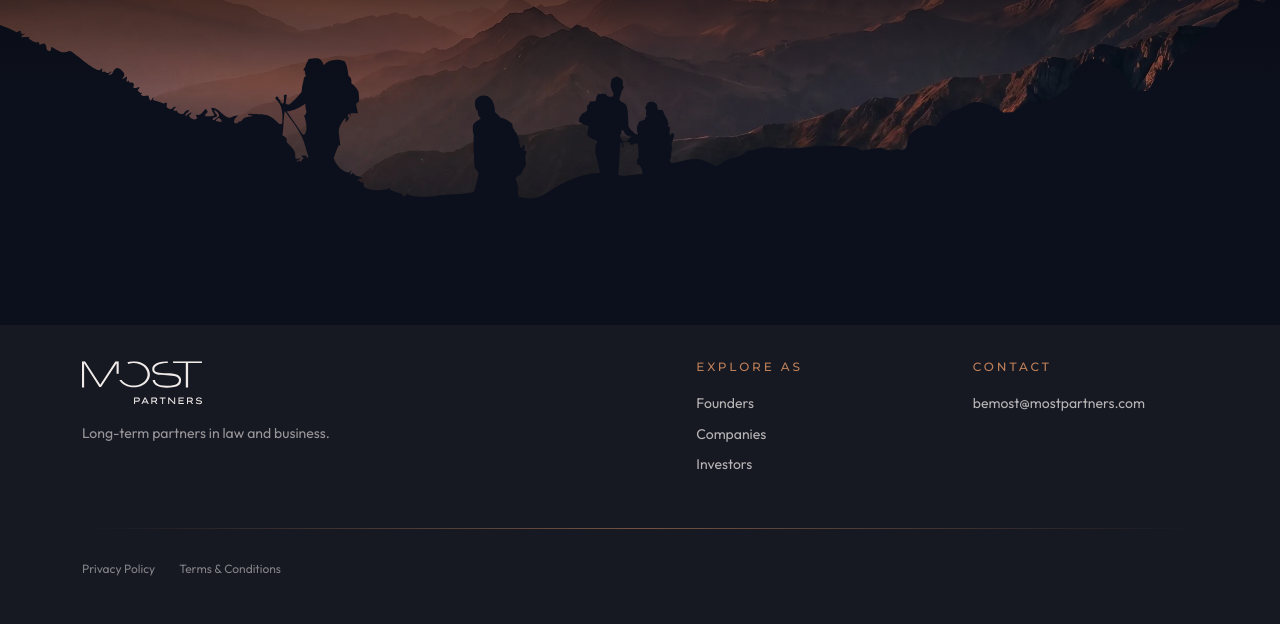
<file: contact.html>
<!doctype html>
<html lang="en">
  <head>
    <meta charset="utf-8" />
    <meta name="viewport" content="width=device-width, initial-scale=1" />
    <meta name="robots" content="noindex, nofollow, noarchive, nosnippet" />
    <meta name="googlebot" content="noindex, nofollow, noarchive, nosnippet" />
    <title>Contact us – MOST Partners</title>
    <meta name="description" content="Start a conversation with MOST Partners – long-term partners in law and business." />
    <link rel="icon" href="favicon.svg" type="image/svg+xml" />
    <meta property="og:type" content="website" />
    <meta property="og:site_name" content="MOST Partners" />
    <meta property="og:title" content="Contact us – MOST Partners" />
    <meta property="og:description" content="Start a conversation with MOST Partners – long-term partners in law and business." />
    <meta property="og:image" content="og-image.jpg" />
    <meta name="twitter:card" content="summary_large_image" />
    <link rel="preconnect" href="https://fonts.googleapis.com" />
    <link rel="preconnect" href="https://fonts.gstatic.com" crossorigin />
    <link rel="preload" as="image" href="background.webp" media="(min-width: 1024px)" />
    <link rel="preload" as="image" href="background-1920.webp" media="(max-width: 1023px)" />
    <link rel="preload" as="style" href="https://fonts.googleapis.com/css2?family=Montserrat:wght@500&family=Outfit:wght@400;500&family=Urbanist:wght@500;600&display=swap" onload="this.onload=null;this.rel='stylesheet'" />
    <noscript><link href="https://fonts.googleapis.com/css2?family=Montserrat:wght@500&family=Outfit:wght@400;500&family=Urbanist:wght@500;600&display=swap" rel="stylesheet" /></noscript>
    <link rel="stylesheet" href="styles.css" />
    <script src="script.js" defer></script>
  </head>
  <body class="page page--contact">
    <a class="skip-link" href="#main">Skip to content</a>
    <svg width="0" height="0" style="position:absolute" aria-hidden="true">
      <symbol id="most-logo" viewBox="0 0 160 58">
        <path d="M46.1176 16.6761V2.64803L25.4118 34.1921H23.0588L2.82353 2.64803V34.8539H0V0.000976562H4L24.2989 31.1793L44.6596 0.000976562H48.9412V16.6761H46.1176Z" />
        <path d="M138.405 2.42772L131.413 2.4491L121.412 2.42772V0.0454102H159.925V2.42772H141.47V34.8427H138.405V2.42772Z" />
        <path d="M87.1559 20.0227C87.3404 19.172 87.4367 18.2971 87.4367 17.4056C87.4367 9.129 79.0972 2.37804 68.8867 2.37804C66.4508 2.37804 64.0639 2.75627 61.7605 3.51911L60.5396 1.48402C63.2406 0.537788 66.1008 0.0513 69.122 0.0513C81.0285 0.0513 90.5527 7.75359 90.5527 17.4056C90.5527 18.2958 90.4723 19.1695 90.3177 20.0227C89.9974 21.7789 89.3585 23.4485 88.4513 24.9895C85.0152 30.8159 77.7155 34.8135 69.122 34.8135C60.5144 34.8135 53.1736 30.8324 49.7249 24.9895H52.7884C56.0147 29.4748 62.0161 32.488 68.8867 32.488C75.7447 32.488 81.7051 29.4608 84.9156 24.9895C86.001 23.4778 86.7709 21.8018 87.1559 20.0227Z" />
        <path d="M114.353 2.42674C103.316 2.42674 96.4705 5.99848 96.4705 10.5885C96.4705 12.9579 97.7646 13.8238 99.8823 14.7797C103.059 16.2135 109.077 15.9515 113.059 16.1032C117.559 16.2554 122.736 16.3607 127.059 18.0885C129.412 19.0289 132.118 21.7293 132.118 24.7061C132.118 31.3238 128.782 35.1841 112.507 35.1841C95.8823 35.1841 94.4705 26.6914 94.1924 25.037H97.2513C97.7646 27.4635 99.1764 32.7576 112.507 32.7576C127.16 32.7576 129.294 29.0076 129.294 24.7061C129.294 22.6106 126.823 21.1216 125.294 20.4047C122.458 19.0753 117.167 18.7332 112.823 18.5297C108.689 18.3779 102.353 18.6042 98.4216 17.0114C95.8051 15.9512 93.647 13.787 93.647 10.5747C93.647 3.75027 101.951 0.000274658 114.353 0.000274658" />
        <path d="M69.4116 57.1026V48.4098H74.4208C74.9271 48.4098 75.3884 48.5299 75.8048 48.77C76.2294 49.0018 76.5682 49.3205 76.8213 49.7262C77.0745 50.1318 77.201 50.583 77.201 51.0798C77.201 51.6013 77.0622 52.0774 76.7846 52.5079C76.507 52.9301 76.1396 53.2695 75.6823 53.5262C75.2251 53.7745 74.7229 53.8987 74.1759 53.8987H70.7343V57.1026H69.4116ZM70.7343 52.6072H74.0534C74.3637 52.6072 74.6495 52.5368 74.9107 52.3961C75.1802 52.2554 75.3925 52.0691 75.5476 51.8373C75.7109 51.6055 75.7926 51.353 75.7926 51.0798C75.7926 50.8231 75.7109 50.5913 75.5476 50.3843C75.3925 50.1774 75.1802 50.0118 74.9107 49.8876C74.6495 49.7634 74.3637 49.7013 74.0534 49.7013H70.7343V52.6072Z" />
        <path d="M79.1814 57.1026L83.37 48.4098H84.9132L89.0773 57.1026H87.6199L84.7417 51.117C84.6682 50.9597 84.5948 50.8066 84.5213 50.6575C84.4478 50.5085 84.3743 50.3595 84.3008 50.2105C84.2355 50.0615 84.1702 49.9042 84.1049 49.7386C84.0395 49.573 83.9742 49.3909 83.9089 49.1922L84.3008 49.1798C84.2273 49.3785 84.1538 49.5647 84.0804 49.7386C84.015 49.9124 83.9456 50.078 83.8721 50.2353C83.7987 50.3926 83.7252 50.5499 83.6517 50.7072C83.5782 50.8562 83.5047 51.0094 83.4312 51.1667L80.5776 57.1026H79.1814ZM81.0062 55.066L81.5329 53.7745H86.6156L86.8238 55.066H81.0062Z" />
        <path d="M92.4354 57.1026V48.4098H97.4446C97.9509 48.4098 98.4122 48.5299 98.8286 48.77C99.2532 49.0018 99.592 49.3205 99.8451 49.7262C100.098 50.1318 100.225 50.583 100.225 51.0798C100.225 51.6013 100.086 52.0774 99.8084 52.5079C99.5308 52.9301 99.1634 53.2695 98.7061 53.5262C98.2489 53.7745 97.7467 53.8987 97.1997 53.8987H93.7582V57.1026H92.4354ZM99.0736 57.1026L96.1587 53.1785L97.5671 52.868L100.727 57.1151L99.0736 57.1026ZM93.7582 52.6072H97.0772C97.3875 52.6072 97.6733 52.5368 97.9345 52.3961C98.204 52.2554 98.4163 52.0691 98.5714 51.8373C98.7347 51.6055 98.8164 51.353 98.8164 51.0798C98.8164 50.8231 98.7347 50.5913 98.5714 50.3843C98.4163 50.1774 98.204 50.0118 97.9345 49.8876C97.6733 49.7634 97.3875 49.7013 97.0772 49.7013H93.7582V52.6072Z" />
        <path d="M106.829 57.1026V49.7013H103.571V48.4098H111.483V49.7013H108.152V57.1026H106.829Z" />
        <path d="M114.933 57.1026V48.4098H116.243L123.2 55.5255L123.127 55.6373C123.086 55.3889 123.049 55.124 123.016 54.8425C122.992 54.5527 122.971 54.2588 122.955 53.9608C122.939 53.6545 122.922 53.3482 122.906 53.0419C122.898 52.7273 122.89 52.4209 122.882 52.1229C122.882 51.8249 122.882 51.5392 122.882 51.266V48.4098H124.204V57.1026H122.869L115.999 50.2477L116.011 50.0739C116.027 50.2229 116.043 50.4009 116.06 50.6079C116.076 50.8148 116.096 51.0384 116.121 51.2785C116.145 51.5185 116.166 51.7669 116.182 52.0236C116.207 52.2719 116.223 52.5244 116.231 52.7811C116.248 53.0294 116.256 53.2654 116.256 53.4889V57.1026H114.933Z" />
        <path d="M128.664 57.1026V48.4098H135.779V49.7013H129.986V55.8111H135.779V57.1026H128.664ZM129.386 53.2902V51.9987H135.106V53.2902H129.386Z" />
        <path d="M139.966 57.1026V48.4098H144.975C145.482 48.4098 145.943 48.5299 146.359 48.77C146.784 49.0018 147.123 49.3205 147.376 49.7262C147.629 50.1318 147.756 50.583 147.756 51.0798C147.756 51.6013 147.617 52.0774 147.339 52.5079C147.061 52.9301 146.694 53.2695 146.237 53.5262C145.78 53.7745 145.277 53.8987 144.73 53.8987H141.289V57.1026H139.966ZM146.604 57.1026L143.689 53.1785L145.098 52.868L148.258 57.1151L146.604 57.1026ZM141.289 52.6072H144.608C144.918 52.6072 145.204 52.5368 145.465 52.3961C145.735 52.2554 145.947 52.0691 146.102 51.8373C146.265 51.6055 146.347 51.353 146.347 51.0798C146.347 50.8231 146.265 50.5913 146.102 50.3843C145.947 50.1774 145.735 50.0118 145.465 49.8876C145.204 49.7634 144.918 49.7013 144.608 49.7013H141.289V52.6072Z" />
        <path d="M155.97 57.2268C155.358 57.2268 154.791 57.1647 154.268 57.0405C153.754 56.9164 153.28 56.7301 152.847 56.4817C152.423 56.2334 152.035 55.9188 151.684 55.5379L152.517 54.4203C153.047 54.975 153.586 55.3806 154.133 55.6373C154.689 55.8939 155.305 56.0222 155.983 56.0222C156.407 56.0222 156.815 55.9726 157.207 55.8732C157.599 55.7656 157.922 55.6083 158.175 55.4013C158.428 55.1861 158.555 54.917 158.555 54.5941C158.555 54.3872 158.485 54.2175 158.346 54.085C158.208 53.9525 158.024 53.8449 157.795 53.7621C157.575 53.6793 157.334 53.6131 157.073 53.5634C156.811 53.5137 156.558 53.4765 156.313 53.4517C156.077 53.4268 155.877 53.4061 155.713 53.3896C155.166 53.3151 154.668 53.2157 154.219 53.0915C153.778 52.9591 153.398 52.7935 153.08 52.5948C152.77 52.3961 152.529 52.1519 152.357 51.8621C152.194 51.5724 152.112 51.2371 152.112 50.8562C152.112 50.4506 152.206 50.0904 152.394 49.7758C152.59 49.453 152.86 49.1839 153.202 48.9687C153.554 48.7451 153.958 48.5754 154.415 48.4595C154.88 48.3436 155.383 48.2856 155.921 48.2856C156.493 48.2856 157.016 48.3436 157.489 48.4595C157.963 48.5754 158.383 48.7493 158.751 48.9811C159.126 49.2046 159.436 49.4819 159.681 49.8131L158.8 50.7941C158.571 50.5127 158.306 50.2767 158.003 50.0863C157.701 49.8876 157.371 49.7386 157.011 49.6392C156.66 49.5399 156.285 49.4902 155.885 49.4902C155.444 49.4902 155.048 49.5399 154.697 49.6392C154.346 49.7386 154.068 49.8793 153.864 50.0615C153.66 50.2353 153.558 50.4506 153.558 50.7072C153.558 50.9307 153.619 51.1212 153.741 51.2785C153.872 51.4358 154.052 51.5682 154.28 51.6758C154.509 51.7752 154.782 51.858 155.101 51.9242C155.427 51.9904 155.787 52.0484 156.179 52.0981C156.669 52.156 157.142 52.2305 157.599 52.3216C158.057 52.4127 158.465 52.541 158.824 52.7066C159.183 52.8639 159.469 53.0791 159.681 53.3523C159.894 53.6255 160 53.9815 160 54.4203C160 54.9832 159.832 55.4758 159.498 55.8981C159.163 56.3203 158.693 56.6473 158.089 56.8791C157.493 57.1109 156.787 57.2268 155.97 57.2268Z" />
      </symbol>
    </svg>

    <div class="scroll-progress" aria-hidden="true"></div>

    <header class="top-nav">
      <a class="wordmark" href="index.html" aria-label="MOST Partners home">
        <svg class="wordmark__logo" viewBox="0 0 160 58" role="img" aria-label="MOST Partners">
          <use href="#most-logo" />
        </svg>
      </a>


      <nav class="top-nav__menu top-nav__menu--right" aria-labelledby="nav-explore-as">
        <span class="top-nav__lead" id="nav-explore-as">explore as</span>
        <a href="for-founders.html">Founders</a>
        <a href="for-companies.html">Companies</a>
        <a href="for-investors.html">Investors</a>
      </nav>

      <a class="nav-cta btn" href="contact.html" aria-current="page">Contact us</a>

      <button class="icon-button" type="button" aria-label="Open menu" aria-expanded="false" aria-controls="mobile-menu">
        <span></span>
        <span></span>
      </button>
    </header>

    <div class="mobile-menu" id="mobile-menu" role="dialog" aria-modal="true" aria-label="Menu" hidden>
      <div class="mobile-menu__panel">
        <div class="mobile-menu__top">
          <a class="wordmark" href="index.html" aria-label="MOST Partners home">
            <svg class="wordmark__logo" viewBox="0 0 160 58" role="img" aria-label="MOST">
              <use href="#most-logo" />
            </svg>
          </a>
          <button class="close-button" type="button" aria-label="Close menu">
            <svg viewBox="0 0 24 24" aria-hidden="true">
              <path d="M6 6l12 12M18 6 6 18" />
            </svg>
          </button>
        </div>
        <nav class="mobile-menu__links" aria-label="Site pages">
          <div class="mobile-menu__group">
            <p class="mobile-menu__lead" id="mobile-menu-explore">explore as</p>
            <ul class="mobile-menu__audience" aria-labelledby="mobile-menu-explore">
              <li><a class="mobile-menu__route mobile-menu__route--founders" href="for-founders.html">Founders</a></li>
              <li><a class="mobile-menu__route mobile-menu__route--companies" href="for-companies.html">Companies</a></li>
              <li><a class="mobile-menu__route mobile-menu__route--investors" href="for-investors.html">Investors</a></li>
            </ul>
          </div>
        </nav>
        <div class="mobile-menu__foot">
          <a class="mobile-menu__cta btn btn--solid" href="contact.html" aria-current="page">
            <span>Contact us</span>
            <svg viewBox="0 0 20 20" aria-hidden="true"><path d="M5 10h10M11 6l4 4-4 4" fill="none" stroke="currentColor" stroke-width="1.7" stroke-linecap="round" stroke-linejoin="round" /></svg>
          </a>
          <div class="mobile-menu__contact">
            <a class="mobile-menu__mail" href="mailto:bemost@mostpartners.com">bemost@mostpartners.com</a>
          </div>
        </div>
        <div class="mobile-menu__ridge" aria-hidden="true">
          <img src="gora-bez-tla-2000px.svg" width="2000" height="850" alt="" decoding="async" />
        </div>
      </div>
    </div>

    <main id="main" tabindex="-1" class="contact-page">

      <!-- PAGE HERO: eyebrow, heading and the channels, per the Figma frame -->
      <section class="page-hero page-hero--contact" aria-labelledby="page-hero-title">
        <!-- the hero of the coming-soon page (10.11, the team's wish): the
             same dusk photograph and its grade, the low sun breathing, the
             stars, and the walker on the outcrop looking out over the
             ranges (soon-mountains.svg); still with reduced motion -->
        <div class="soon-scene" aria-hidden="true">
          <div class="soon-scene__photo"></div>
          <div class="soon-scene__sun"></div>
          <div class="soon-scene__aurora soon-scene__aurora--one"></div>
          <div class="soon-scene__aurora soon-scene__aurora--two"></div>
          <div class="soon-scene__stars">
            <span style="--x: 6.7%; --y: 10.1%; --s: 1; --a: 0.62; --d: 3.4s; --delay: -0.4s;"></span>
            <span style="--x: 16.9%; --y: 14.8%; --s: 1.15; --a: 0.42; --d: 5.1s; --delay: -3.2s;"></span>
            <span style="--x: 27.4%; --y: 9.9%; --s: 0.9; --a: 0.5; --d: 4.3s; --delay: -1.6s;"></span>
            <span style="--x: 37.1%; --y: 17.2%; --s: 1.25; --a: 0.44; --d: 6.2s; --delay: -4.8s;"></span>
            <span style="--x: 49.6%; --y: 10.3%; --s: 0.95; --a: 0.58; --d: 3.8s; --delay: -2.1s;"></span>
            <span style="--x: 63.9%; --y: 14.6%; --s: 1.05; --a: 0.38; --d: 5.6s; --delay: -0.9s;"></span>
            <span style="--x: 78.3%; --y: 10.2%; --s: 0.95; --a: 0.54; --d: 4.8s; --delay: -3.7s;"></span>
            <span style="--x: 92.1%; --y: 15.3%; --s: 1.1; --a: 0.34; --d: 6.8s; --delay: -5.4s;"></span>
            <span style="--x: 8.8%; --y: 30.1%; --s: 0.95; --a: 0.48; --d: 5.3s; --delay: -2.7s;"></span>
            <span style="--x: 20.7%; --y: 41.4%; --s: 1.2; --a: 0.36; --d: 4.1s; --delay: -1.1s;"></span>
            <span style="--x: 35.6%; --y: 30.2%; --s: 0.85; --a: 0.45; --d: 6.4s; --delay: -4.2s;"></span>
            <span style="--x: 54.3%; --y: 34.1%; --s: 1.35; --a: 0.42; --d: 3.9s; --delay: -2.9s;"></span>
            <span style="--x: 66.4%; --y: 44.6%; --s: 0.9; --a: 0.38; --d: 5.8s; --delay: -0.6s;"></span>
            <span style="--x: 82.7%; --y: 30.1%; --s: 0.95; --a: 0.5; --d: 4.6s; --delay: -3.4s;"></span>
            <span style="--x: 94.6%; --y: 40.2%; --s: 1.15; --a: 0.34; --d: 6.1s; --delay: -1.9s;"></span>
            <span style="--x: 13.2%; --y: 22.6%; --s: 0.8; --a: 0.4; --d: 4.9s; --delay: -4.5s;"></span>
            <span style="--x: 31.8%; --y: 4.9%; --s: 0.75; --a: 0.36; --d: 5.7s; --delay: -2.3s;"></span>
            <span style="--x: 44.9%; --y: 24.4%; --s: 1; --a: 0.32; --d: 3.6s; --delay: -0.8s;"></span>
            <span style="--x: 58.7%; --y: 6.3%; --s: 0.78; --a: 0.34; --d: 6.6s; --delay: -5.2s;"></span>
            <span style="--x: 73.2%; --y: 25.9%; --s: 1; --a: 0.3; --d: 4.4s; --delay: -1.4s;"></span>
            <span style="--x: 88.4%; --y: 6.7%; --s: 0.8; --a: 0.42; --d: 5.9s; --delay: -3.9s;"></span>
          </div>
          <img class="soon-scene__overlay" src="soon-overlay.svg" width="1920" height="1080" alt="" decoding="async" />
          <img class="soon-scene__mountains" src="soon-mountains.svg" width="1443" height="658" alt="" decoding="async" />
        </div>

        <span class="contact-rail" aria-hidden="true"></span>

        <div class="page-hero__content">
          <p class="page-hero__eyebrow reveal">&mdash; contact us &mdash;</p>
          <h1 class="page-hero__title reveal" id="page-hero-title">
            Let&rsquo;s Make the MOST<br>
            of Every&nbsp;Stage.
          </h1>

          <ul class="contact-channels reveal" aria-label="Contact details">
            <li class="contact-channels__item">
              <svg class="contact-channels__icon" viewBox="0 0 24 24" aria-hidden="true"><path d="M3.5 6h17v12h-17V6Zm.9.9 7.6 5.6 7.6-5.6" fill="none" stroke="currentColor" stroke-width="1.4" stroke-linecap="round" stroke-linejoin="round" /></svg>
              <span class="contact-channels__body">
                <span class="contact-channels__label">Write a message</span>
                <a class="contact-channels__value" href="mailto:bemost@mostpartners.com">bemost@mostpartners.com</a>
              </span>
            </li>
            <li class="contact-channels__item">
              <svg class="contact-channels__icon" viewBox="0 0 24 24" aria-hidden="true"><path d="M12 21s6.5-5.9 6.5-11.4A6.5 6.5 0 0 0 5.5 9.6C5.5 15.1 12 21 12 21Zm0-8.6a2.6 2.6 0 1 0 0-5.2 2.6 2.6 0 0 0 0 5.2Z" fill="none" stroke="currentColor" stroke-width="1.4" stroke-linecap="round" stroke-linejoin="round" /></svg>
              <span class="contact-channels__body">
                <span class="contact-channels__label">Visit us</span>
                <span class="contact-channels__value">Bracka 20, 00-028 Warsaw,&nbsp;Poland</span>
              </span>
            </li>
          </ul>

          <a class="contact-social reveal" href="#" aria-label="MOST Partners on LinkedIn">
            <svg viewBox="0 0 20 20" aria-hidden="true"><path d="M3 6h3v11H3V6Zm1.5-3a1.5 1.5 0 1 1 0 3 1.5 1.5 0 0 1 0-3ZM8 6h3v1.5c.5-1 1.6-1.7 3-1.7 2.2 0 3 1.4 3 3.8V17h-3v-6c0-1.4-.4-2-1.4-2-1 0-1.6.7-1.6 2v6H8V6Z" fill="currentColor"/></svg>
          </a>
        </div>
      </section>

      <!-- FORM BAND: the cream surface, heading left, form right -->
      <section class="contact-band" aria-labelledby="contact-form-title">
        <div class="contact-band__inner">
          <h2 class="contact-band__title" id="contact-form-title" data-reveal>
            Fill Out the Form and We Will Get Back to You&nbsp;Shortly
          </h2>

          <!-- data-endpoint takes the URL of the mail service that will deliver
               these messages (Formspree, Resend, a Cloud Function - whatever the
               firm settles on). It is deliberately empty: while it is empty the
               form hands the message to the visitor's own mail client rather
               than reporting a delivery that did not happen. Script sends it
               either way; the form has no action of its own (a mailto: action
               is an insecure target), so without script it gives way to the
               plain address below. Once the service is chosen, its https URL
               can go in action as well. -->
          <noscript>
            <p class="contact-form__noscript">Write to us at <a href="mailto:bemost@mostpartners.com">bemost@mostpartners.com</a>.</p>
          </noscript>
          <form class="contact-form" id="contact-form" data-reveal style="--reveal-delay: 120ms"
                data-endpoint="" data-mailto="bemost@mostpartners.com">
            <p class="contact-form__field">
              <label class="sr-only" for="cf-name">Your Name</label>
              <input id="cf-name" type="text" name="name" placeholder="Your Name" required autocomplete="name" autocapitalize="words" />
            </p>
            <p class="contact-form__field">
              <label class="sr-only" for="cf-email">Email</label>
              <input id="cf-email" type="email" name="email" placeholder="Email" required autocomplete="email" />
            </p>
            <p class="contact-form__field">
              <label class="sr-only" for="cf-phone">Phone (optional)</label>
              <input id="cf-phone" type="tel" name="phone" placeholder="Phone (optional)" autocomplete="tel" />
            </p>
            <p class="contact-form__field">
              <label class="sr-only" for="cf-message">Message</label>
              <textarea id="cf-message" name="message" placeholder="Message" rows="3" required></textarea>
            </p>

            <p class="contact-form__consent">
              <input id="cf-consent" type="checkbox" name="consent" required />
              <label for="cf-consent">
                I agree that MOST Partners may process the data above in order to answer my enquiry.
                <a href="#">Privacy Policy</a>.
              </label>
            </p>

            <!-- a field no person sees and every naive bot fills in -->
            <p class="contact-form__trap" aria-hidden="true">
              <label for="cf-company">Company</label>
              <input id="cf-company" type="text" name="company" tabindex="-1" autocomplete="off" />
            </p>

            <button class="contact-form__submit btn btn--solid" type="submit">Submit</button>

            <p class="contact-form__status" hidden role="status" tabindex="-1"></p>
          </form>
        </div>
      </section>
    </main>

    <div class="footer-ridge" aria-hidden="true">
      <img class="footer-ridge__bg" src="background.webp" srcset="background-640.webp 640w, background-1280.webp 1280w, background-1920.webp 1920w, background.webp 2496w" sizes="(min-width: 1024px) 2496px, 100vw" width="2496" height="1696" alt="" loading="lazy" decoding="async" />
      <img class="footer-ridge__overlay" src="footer.svg" width="1440" height="437" alt="" loading="lazy" decoding="async" />
    </div>

    <footer class="site-footer">
      <div class="site-footer__inner">
        <div class="site-footer__top site-footer__top--routes">
          <div class="site-footer__brand">
            <a class="wordmark" href="index.html" aria-label="MOST Partners home">
              <svg class="wordmark__logo" viewBox="0 0 160 58" role="img" aria-label="MOST Partners">
                <use href="#most-logo" />
              </svg>
            </a>
            <p>Long-term partners in law and business.</p>
          </div>

          <nav class="site-footer__col" aria-label="Audience">
            <p class="site-footer__col-title">Explore as</p>
            <ul>
              <li><a href="for-founders.html">Founders</a></li>
              <li><a href="for-companies.html">Companies</a></li>
              <li><a href="for-investors.html">Investors</a></li>
            </ul>
          </nav>
          <div class="site-footer__col">
            <p class="site-footer__col-title">Contact</p>
            <ul>
              <li><a href="mailto:bemost@mostpartners.com">bemost@mostpartners.com</a></li>
            </ul>
          </div>
        </div>
        <div class="site-footer__divider" aria-hidden="true"></div>
        <div class="site-footer__bottom">
          <ul class="site-footer__legal">
            <li><a href="#">Privacy Policy</a></li>
            <li><a href="#">Terms &amp; Conditions</a></li>
          </ul>
        </div>
      </div>
    </footer>

  </body>
</html>
</file>
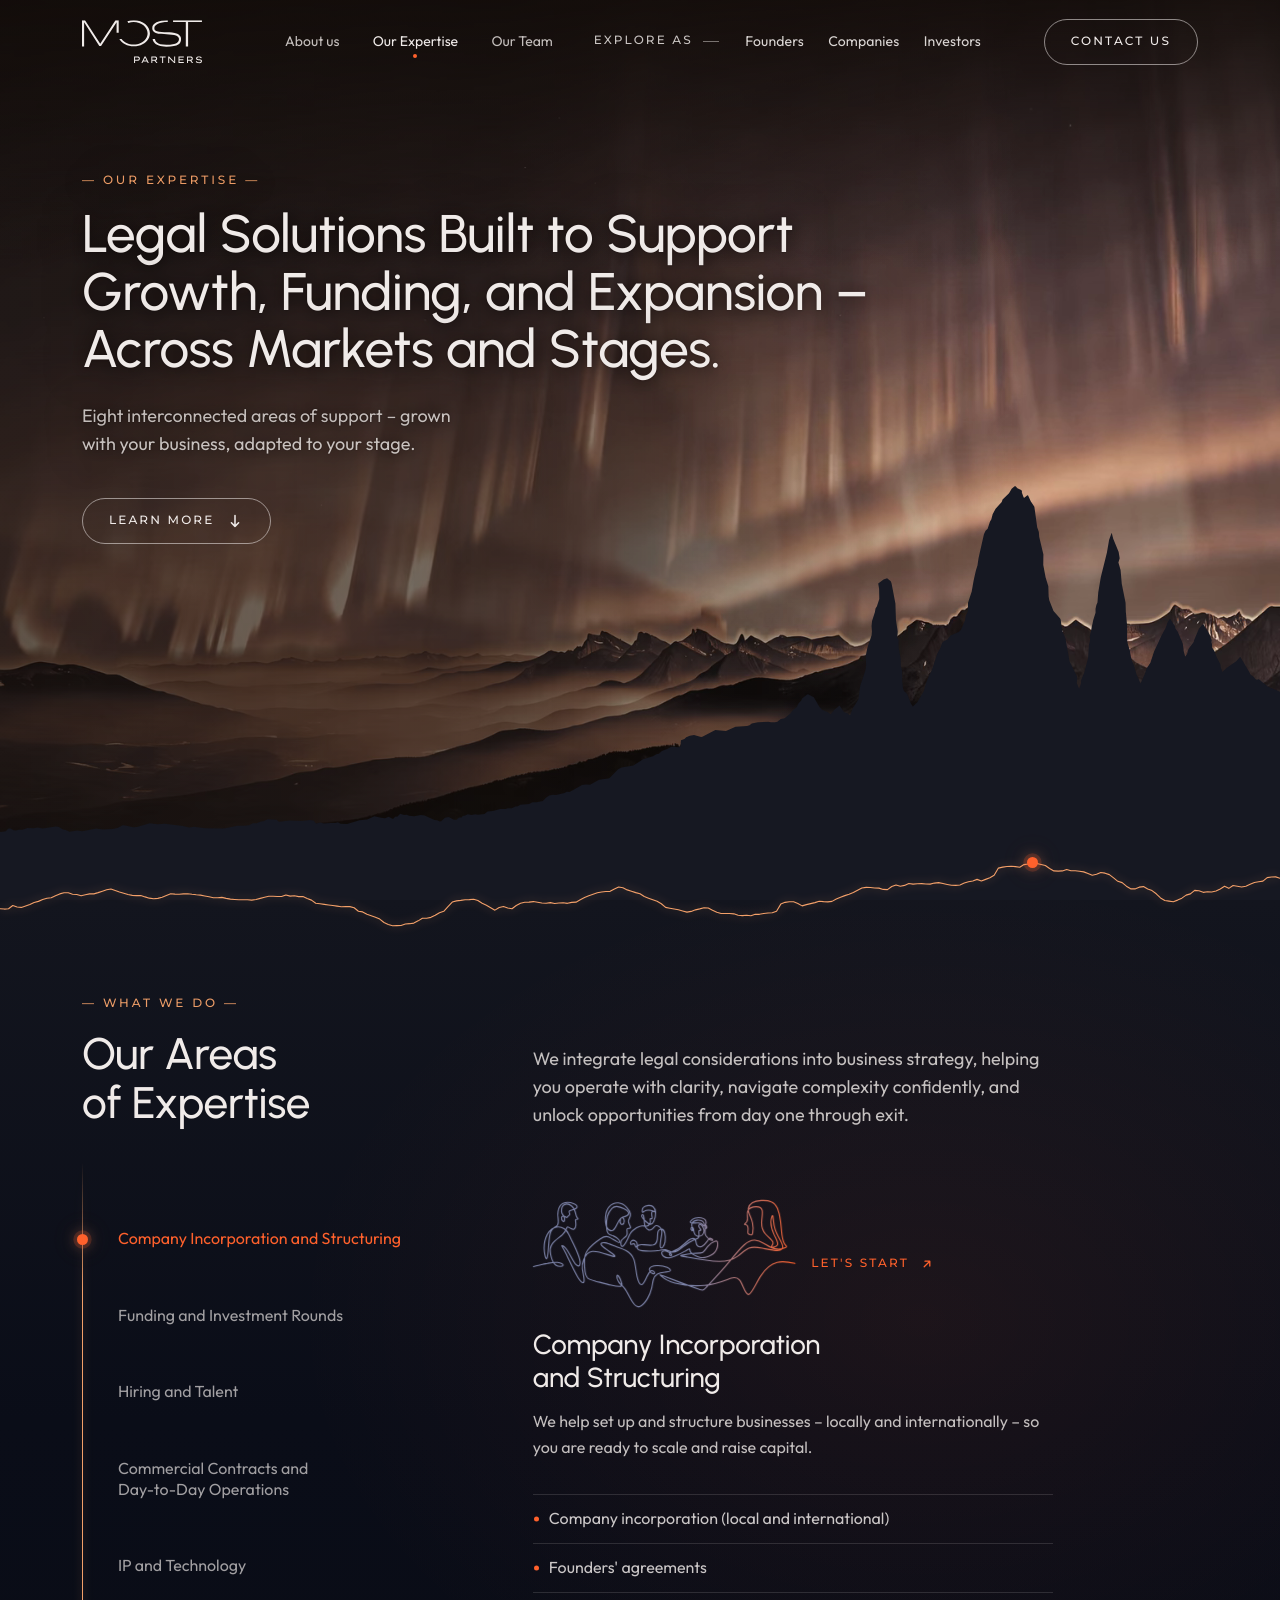
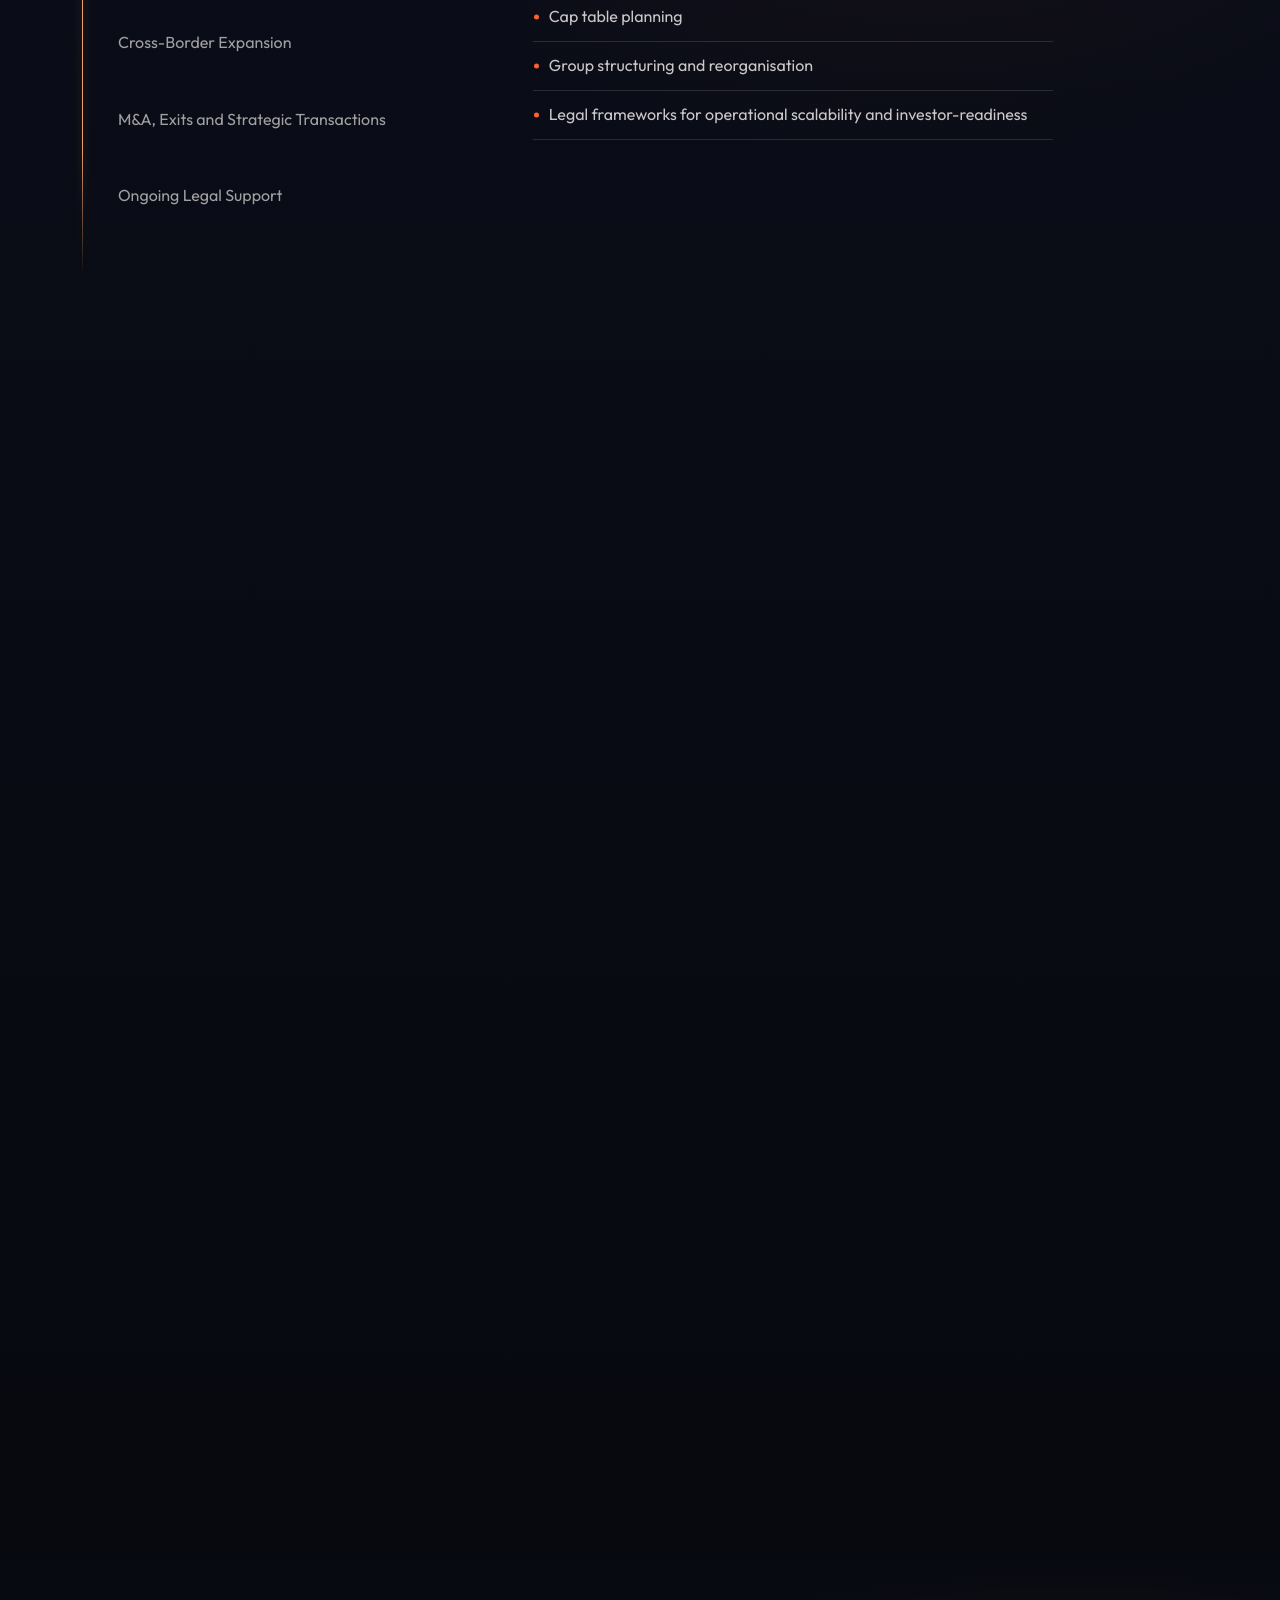
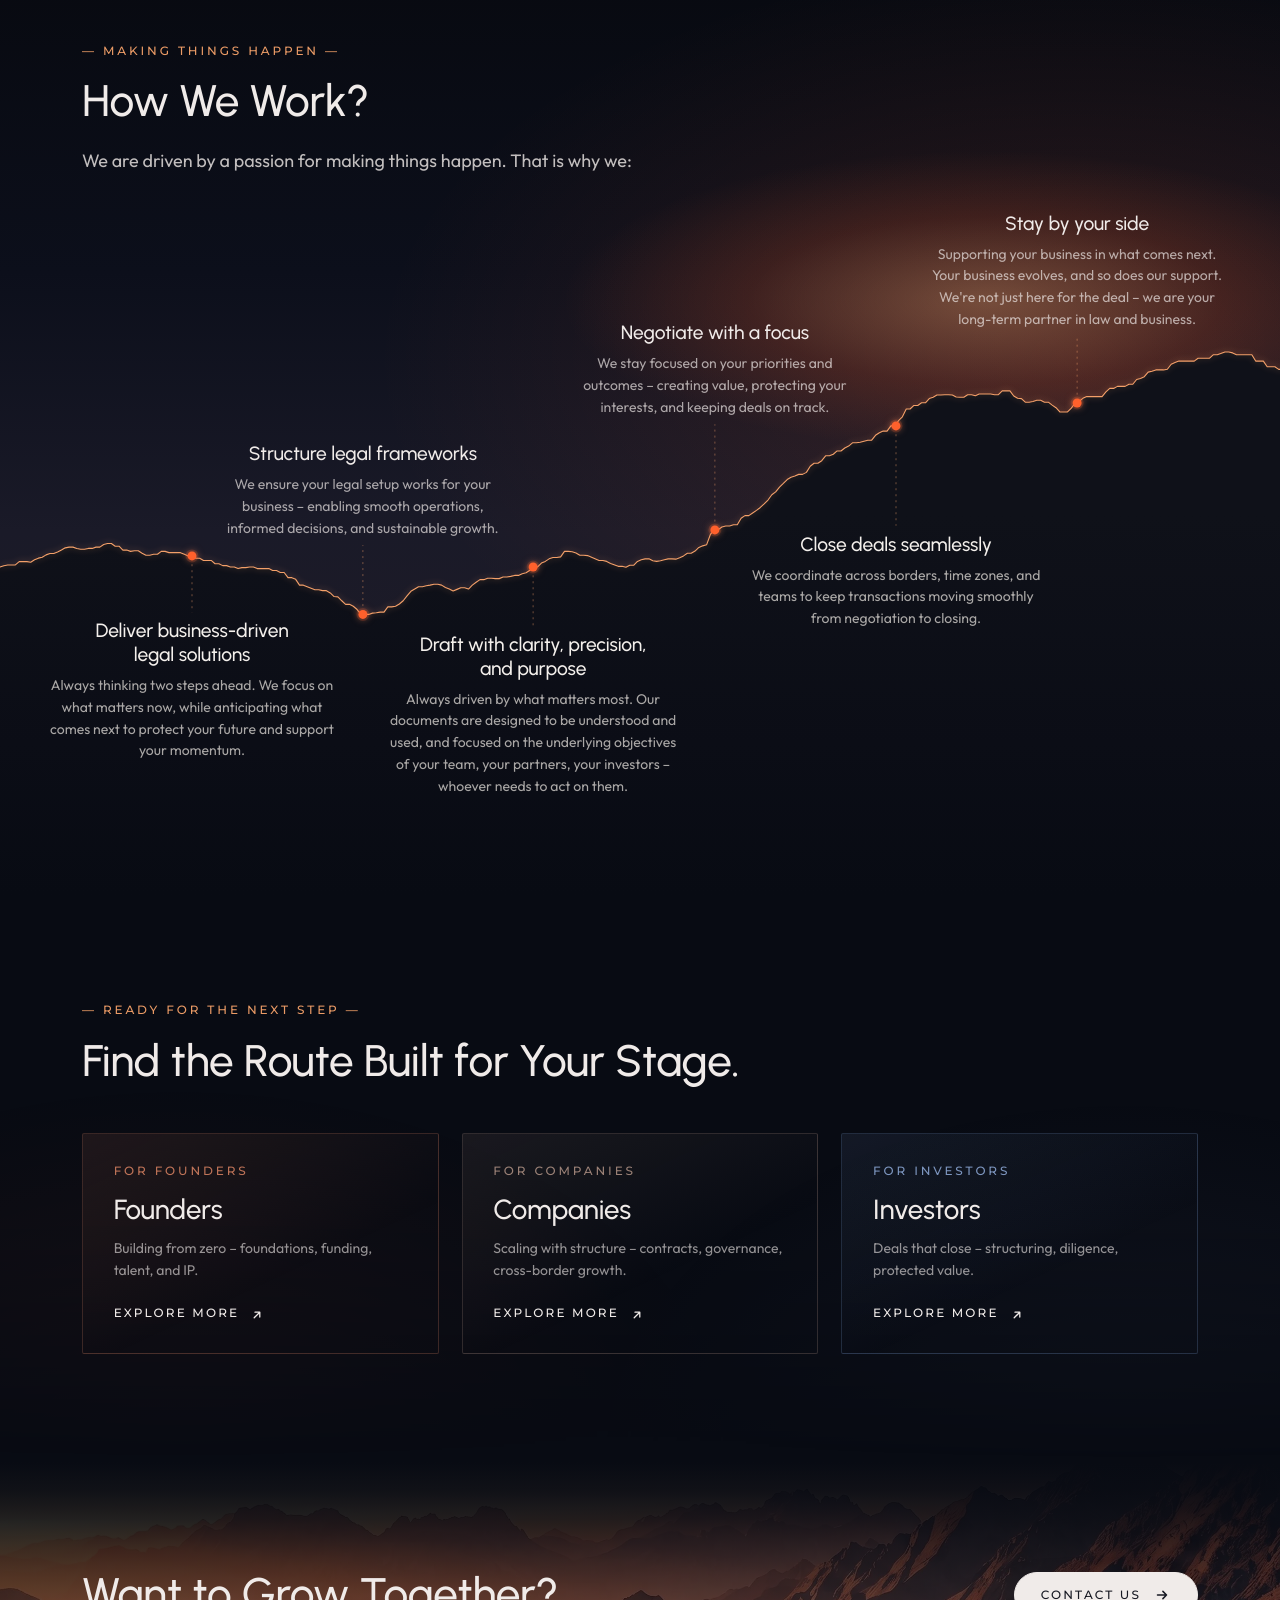
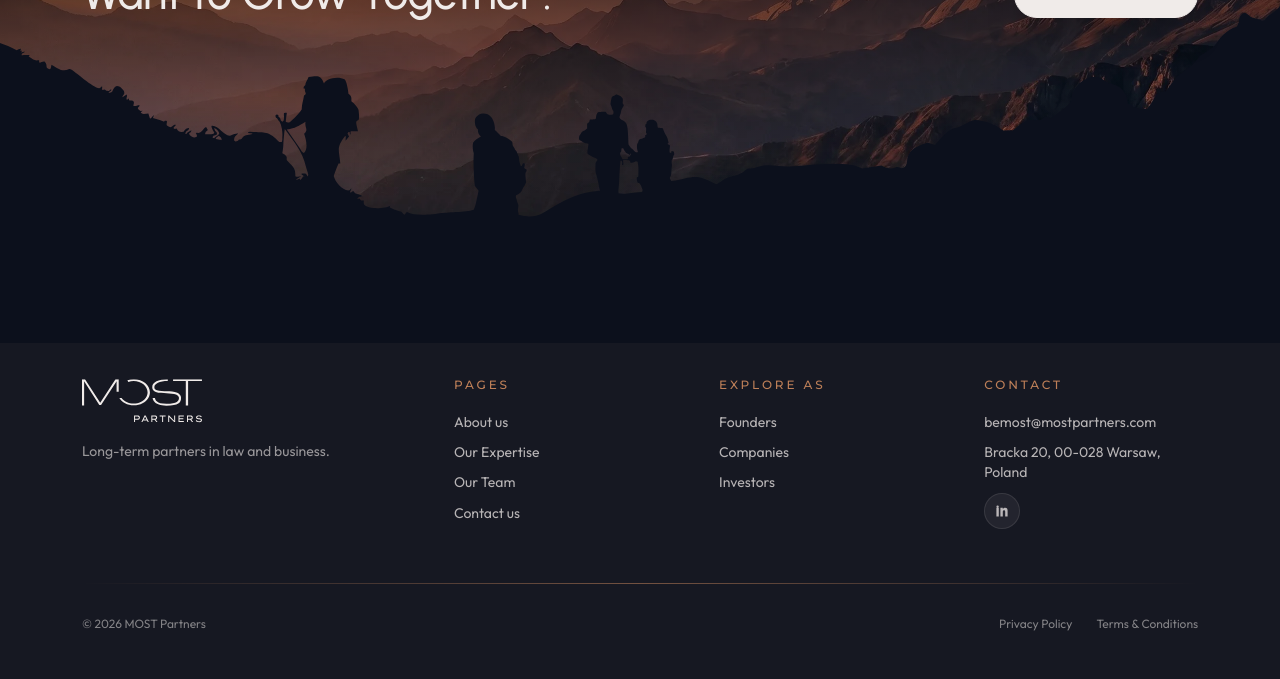
<file: expertise.html>
<!doctype html>
<html lang="en">
  <head>
    <meta charset="utf-8" />
    <meta name="viewport" content="width=device-width, initial-scale=1" />
    <meta name="robots" content="noindex, nofollow, noarchive, nosnippet" />
    <meta name="googlebot" content="noindex, nofollow, noarchive, nosnippet" />
    <title>Our Expertise – MOST Partners</title>
    <meta name="description" content="Eight areas of legal support – incorporation, funding rounds, hiring, contracts, IP, cross-border expansion, M&amp;A and ongoing support. Grown with your business." />
    <link rel="icon" href="favicon.svg" type="image/svg+xml" />
    <meta property="og:type" content="website" />
    <meta property="og:site_name" content="MOST Partners" />
    <meta property="og:title" content="Our Expertise – MOST Partners" />
    <meta property="og:description" content="Eight areas of legal support – incorporation, funding rounds, hiring, contracts, IP, cross-border expansion, M&amp;A and ongoing support. Grown with your business." />
    <meta property="og:image" content="og-image.jpg" />
    <meta name="twitter:card" content="summary_large_image" />
    <link rel="preconnect" href="https://fonts.googleapis.com" />
    <link rel="preconnect" href="https://fonts.gstatic.com" crossorigin />
    <link
      rel="preload"
      as="style"
      href="https://fonts.googleapis.com/css2?family=Montserrat:wght@500&family=Outfit:wght@400;500&family=Urbanist:wght@500;600&display=swap"
      onload="this.onload=null;this.rel='stylesheet'"
    />
    <noscript>
      <link href="https://fonts.googleapis.com/css2?family=Montserrat:wght@500&family=Outfit:wght@400;500&family=Urbanist:wght@500;600&display=swap" rel="stylesheet" />
    </noscript>
    <link rel="stylesheet" href="styles.css" />
    <script src="script.js" defer></script>
  </head>
  <body class="page page--audience page--expertise">
    <a class="skip-link" href="#main">Skip to content</a>
    <svg width="0" height="0" style="position:absolute" aria-hidden="true">
      <symbol id="most-logo" viewBox="0 0 160 58">
        <path d="M46.1176 16.6761V2.64803L25.4118 34.1921H23.0588L2.82353 2.64803V34.8539H0V0.000976562H4L24.2989 31.1793L44.6596 0.000976562H48.9412V16.6761H46.1176Z" />
        <path d="M138.405 2.42772L131.413 2.4491L121.412 2.42772V0.0454102H159.925V2.42772H141.47V34.8427H138.405V2.42772Z" />
        <path d="M87.1559 20.0227C87.3404 19.172 87.4367 18.2971 87.4367 17.4056C87.4367 9.129 79.0972 2.37804 68.8867 2.37804C66.4508 2.37804 64.0639 2.75627 61.7605 3.51911L60.5396 1.48402C63.2406 0.537788 66.1008 0.0513 69.122 0.0513C81.0285 0.0513 90.5527 7.75359 90.5527 17.4056C90.5527 18.2958 90.4723 19.1695 90.3177 20.0227C89.9974 21.7789 89.3585 23.4485 88.4513 24.9895C85.0152 30.8159 77.7155 34.8135 69.122 34.8135C60.5144 34.8135 53.1736 30.8324 49.7249 24.9895H52.7884C56.0147 29.4748 62.0161 32.488 68.8867 32.488C75.7447 32.488 81.7051 29.4608 84.9156 24.9895C86.001 23.4778 86.7709 21.8018 87.1559 20.0227Z" />
        <path d="M114.353 2.42674C103.316 2.42674 96.4705 5.99848 96.4705 10.5885C96.4705 12.9579 97.7646 13.8238 99.8823 14.7797C103.059 16.2135 109.077 15.9515 113.059 16.1032C117.559 16.2554 122.736 16.3607 127.059 18.0885C129.412 19.0289 132.118 21.7293 132.118 24.7061C132.118 31.3238 128.782 35.1841 112.507 35.1841C95.8823 35.1841 94.4705 26.6914 94.1924 25.037H97.2513C97.7646 27.4635 99.1764 32.7576 112.507 32.7576C127.16 32.7576 129.294 29.0076 129.294 24.7061C129.294 22.6106 126.823 21.1216 125.294 20.4047C122.458 19.0753 117.167 18.7332 112.823 18.5297C108.689 18.3779 102.353 18.6042 98.4216 17.0114C95.8051 15.9512 93.647 13.787 93.647 10.5747C93.647 3.75027 101.951 0.000274658 114.353 0.000274658" />
        <path d="M69.4116 57.1026V48.4098H74.4208C74.9271 48.4098 75.3884 48.5299 75.8048 48.77C76.2294 49.0018 76.5682 49.3205 76.8213 49.7262C77.0745 50.1318 77.201 50.583 77.201 51.0798C77.201 51.6013 77.0622 52.0774 76.7846 52.5079C76.507 52.9301 76.1396 53.2695 75.6823 53.5262C75.2251 53.7745 74.7229 53.8987 74.1759 53.8987H70.7343V57.1026H69.4116ZM70.7343 52.6072H74.0534C74.3637 52.6072 74.6495 52.5368 74.9107 52.3961C75.1802 52.2554 75.3925 52.0691 75.5476 51.8373C75.7109 51.6055 75.7926 51.353 75.7926 51.0798C75.7926 50.8231 75.7109 50.5913 75.5476 50.3843C75.3925 50.1774 75.1802 50.0118 74.9107 49.8876C74.6495 49.7634 74.3637 49.7013 74.0534 49.7013H70.7343V52.6072Z" />
        <path d="M79.1814 57.1026L83.37 48.4098H84.9132L89.0773 57.1026H87.6199L84.7417 51.117C84.6682 50.9597 84.5948 50.8066 84.5213 50.6575C84.4478 50.5085 84.3743 50.3595 84.3008 50.2105C84.2355 50.0615 84.1702 49.9042 84.1049 49.7386C84.0395 49.573 83.9742 49.3909 83.9089 49.1922L84.3008 49.1798C84.2273 49.3785 84.1538 49.5647 84.0804 49.7386C84.015 49.9124 83.9456 50.078 83.8721 50.2353C83.7987 50.3926 83.7252 50.5499 83.6517 50.7072C83.5782 50.8562 83.5047 51.0094 83.4312 51.1667L80.5776 57.1026H79.1814ZM81.0062 55.066L81.5329 53.7745H86.6156L86.8238 55.066H81.0062Z" />
        <path d="M92.4354 57.1026V48.4098H97.4446C97.9509 48.4098 98.4122 48.5299 98.8286 48.77C99.2532 49.0018 99.592 49.3205 99.8451 49.7262C100.098 50.1318 100.225 50.583 100.225 51.0798C100.225 51.6013 100.086 52.0774 99.8084 52.5079C99.5308 52.9301 99.1634 53.2695 98.7061 53.5262C98.2489 53.7745 97.7467 53.8987 97.1997 53.8987H93.7582V57.1026H92.4354ZM99.0736 57.1026L96.1587 53.1785L97.5671 52.868L100.727 57.1151L99.0736 57.1026ZM93.7582 52.6072H97.0772C97.3875 52.6072 97.6733 52.5368 97.9345 52.3961C98.204 52.2554 98.4163 52.0691 98.5714 51.8373C98.7347 51.6055 98.8164 51.353 98.8164 51.0798C98.8164 50.8231 98.7347 50.5913 98.5714 50.3843C98.4163 50.1774 98.204 50.0118 97.9345 49.8876C97.6733 49.7634 97.3875 49.7013 97.0772 49.7013H93.7582V52.6072Z" />
        <path d="M106.829 57.1026V49.7013H103.571V48.4098H111.483V49.7013H108.152V57.1026H106.829Z" />
        <path d="M114.933 57.1026V48.4098H116.243L123.2 55.5255L123.127 55.6373C123.086 55.3889 123.049 55.124 123.016 54.8425C122.992 54.5527 122.971 54.2588 122.955 53.9608C122.939 53.6545 122.922 53.3482 122.906 53.0419C122.898 52.7273 122.89 52.4209 122.882 52.1229C122.882 51.8249 122.882 51.5392 122.882 51.266V48.4098H124.204V57.1026H122.869L115.999 50.2477L116.011 50.0739C116.027 50.2229 116.043 50.4009 116.06 50.6079C116.076 50.8148 116.096 51.0384 116.121 51.2785C116.145 51.5185 116.166 51.7669 116.182 52.0236C116.207 52.2719 116.223 52.5244 116.231 52.7811C116.248 53.0294 116.256 53.2654 116.256 53.4889V57.1026H114.933Z" />
        <path d="M128.664 57.1026V48.4098H135.779V49.7013H129.986V55.8111H135.779V57.1026H128.664ZM129.386 53.2902V51.9987H135.106V53.2902H129.386Z" />
        <path d="M139.966 57.1026V48.4098H144.975C145.482 48.4098 145.943 48.5299 146.359 48.77C146.784 49.0018 147.123 49.3205 147.376 49.7262C147.629 50.1318 147.756 50.583 147.756 51.0798C147.756 51.6013 147.617 52.0774 147.339 52.5079C147.061 52.9301 146.694 53.2695 146.237 53.5262C145.78 53.7745 145.277 53.8987 144.73 53.8987H141.289V57.1026H139.966ZM146.604 57.1026L143.689 53.1785L145.098 52.868L148.258 57.1151L146.604 57.1026ZM141.289 52.6072H144.608C144.918 52.6072 145.204 52.5368 145.465 52.3961C145.735 52.2554 145.947 52.0691 146.102 51.8373C146.265 51.6055 146.347 51.353 146.347 51.0798C146.347 50.8231 146.265 50.5913 146.102 50.3843C145.947 50.1774 145.735 50.0118 145.465 49.8876C145.204 49.7634 144.918 49.7013 144.608 49.7013H141.289V52.6072Z" />
        <path d="M155.97 57.2268C155.358 57.2268 154.791 57.1647 154.268 57.0405C153.754 56.9164 153.28 56.7301 152.847 56.4817C152.423 56.2334 152.035 55.9188 151.684 55.5379L152.517 54.4203C153.047 54.975 153.586 55.3806 154.133 55.6373C154.689 55.8939 155.305 56.0222 155.983 56.0222C156.407 56.0222 156.815 55.9726 157.207 55.8732C157.599 55.7656 157.922 55.6083 158.175 55.4013C158.428 55.1861 158.555 54.917 158.555 54.5941C158.555 54.3872 158.485 54.2175 158.346 54.085C158.208 53.9525 158.024 53.8449 157.795 53.7621C157.575 53.6793 157.334 53.6131 157.073 53.5634C156.811 53.5137 156.558 53.4765 156.313 53.4517C156.077 53.4268 155.877 53.4061 155.713 53.3896C155.166 53.3151 154.668 53.2157 154.219 53.0915C153.778 52.9591 153.398 52.7935 153.08 52.5948C152.77 52.3961 152.529 52.1519 152.357 51.8621C152.194 51.5724 152.112 51.2371 152.112 50.8562C152.112 50.4506 152.206 50.0904 152.394 49.7758C152.59 49.453 152.86 49.1839 153.202 48.9687C153.554 48.7451 153.958 48.5754 154.415 48.4595C154.88 48.3436 155.383 48.2856 155.921 48.2856C156.493 48.2856 157.016 48.3436 157.489 48.4595C157.963 48.5754 158.383 48.7493 158.751 48.9811C159.126 49.2046 159.436 49.4819 159.681 49.8131L158.8 50.7941C158.571 50.5127 158.306 50.2767 158.003 50.0863C157.701 49.8876 157.371 49.7386 157.011 49.6392C156.66 49.5399 156.285 49.4902 155.885 49.4902C155.444 49.4902 155.048 49.5399 154.697 49.6392C154.346 49.7386 154.068 49.8793 153.864 50.0615C153.66 50.2353 153.558 50.4506 153.558 50.7072C153.558 50.9307 153.619 51.1212 153.741 51.2785C153.872 51.4358 154.052 51.5682 154.28 51.6758C154.509 51.7752 154.782 51.858 155.101 51.9242C155.427 51.9904 155.787 52.0484 156.179 52.0981C156.669 52.156 157.142 52.2305 157.599 52.3216C158.057 52.4127 158.465 52.541 158.824 52.7066C159.183 52.8639 159.469 53.0791 159.681 53.3523C159.894 53.6255 160 53.9815 160 54.4203C160 54.9832 159.832 55.4758 159.498 55.8981C159.163 56.3203 158.693 56.6473 158.089 56.8791C157.493 57.1109 156.787 57.2268 155.97 57.2268Z" />
      </symbol>
    </svg>

    <div class="scroll-progress" aria-hidden="true"></div>

    <header class="top-nav">
      <a class="wordmark" href="index.html" aria-label="MOST Partners home">
        <svg class="wordmark__logo" viewBox="0 0 160 58" role="img" aria-label="MOST Partners">
          <use href="#most-logo" />
        </svg>
      </a>

      <nav class="top-nav__menu top-nav__menu--left" aria-label="Primary sections">
        <a href="about-us.html">About us</a>
        <a href="expertise.html" aria-current="page">Our Expertise</a>
        <a href="our-team.html">Our Team</a>
      </nav>

      <nav class="top-nav__menu top-nav__menu--right" aria-labelledby="nav-explore-as">
        <span class="top-nav__lead" id="nav-explore-as">explore as</span>
        <a href="for-founders.html">Founders</a>
        <a href="for-companies.html">Companies</a>
        <a href="for-investors.html">Investors</a>
      </nav>

      <a class="nav-cta btn" href="contact.html">Contact us</a>

      <button class="icon-button" type="button" aria-label="Open menu" aria-expanded="false" aria-controls="mobile-menu">
        <span></span>
        <span></span>
      </button>
    </header>

    <div class="mobile-menu" id="mobile-menu" role="dialog" aria-modal="true" aria-label="Menu" hidden>
      <div class="mobile-menu__panel">
        <div class="mobile-menu__top">
          <a class="wordmark" href="index.html" aria-label="MOST Partners home">
            <svg class="wordmark__logo" viewBox="0 0 160 58" role="img" aria-label="MOST">
              <use href="#most-logo" />
            </svg>
          </a>
          <button class="close-button" type="button" aria-label="Close menu">
            <svg viewBox="0 0 24 24" aria-hidden="true">
              <path d="M6 6l12 12M18 6 6 18" />
            </svg>
          </button>
        </div>
        <nav class="mobile-menu__links" aria-label="Site pages">
          <ul class="mobile-menu__primary">
            <li><a href="about-us.html">About us</a></li>
            <li><a href="expertise.html" aria-current="page">Our Expertise</a></li>
            <li><a href="our-team.html">Our Team</a></li>
          </ul>
          <div class="mobile-menu__group">
            <p class="mobile-menu__lead" id="mobile-menu-explore">explore as</p>
            <ul class="mobile-menu__audience" aria-labelledby="mobile-menu-explore">
              <li><a class="mobile-menu__route mobile-menu__route--founders" href="for-founders.html">Founders</a></li>
              <li><a class="mobile-menu__route mobile-menu__route--companies" href="for-companies.html">Companies</a></li>
              <li><a class="mobile-menu__route mobile-menu__route--investors" href="for-investors.html">Investors</a></li>
            </ul>
          </div>
        </nav>
        <div class="mobile-menu__foot">
          <a class="mobile-menu__cta btn btn--solid" href="contact.html">
            <span>Contact us</span>
            <svg viewBox="0 0 20 20" aria-hidden="true"><path d="M5 10h10M11 6l4 4-4 4" fill="none" stroke="currentColor" stroke-width="1.7" stroke-linecap="round" stroke-linejoin="round" /></svg>
          </a>
          <div class="mobile-menu__contact">
            <a class="mobile-menu__mail" href="mailto:bemost@mostpartners.com">bemost@mostpartners.com</a>
            <a class="mobile-menu__social" href="#" aria-label="LinkedIn"><svg viewBox="0 0 20 20" aria-hidden="true"><path d="M3 6h3v11H3V6Zm1.5-3a1.5 1.5 0 1 1 0 3 1.5 1.5 0 0 1 0-3ZM8 6h3v1.5c.5-1 1.6-1.7 3-1.7 2.2 0 3 1.4 3 3.8V17h-3v-6c0-1.4-.4-2-1.4-2-1 0-1.6.7-1.6 2v6H8V6Z" fill="currentColor"/></svg></a>
          </div>
        </div>
        <div class="mobile-menu__ridge" aria-hidden="true">
          <img src="gora-bez-tla-2000px.svg" width="2000" height="850" alt="" decoding="async" />
        </div>
      </div>
    </div>

    <main id="main" tabindex="-1">
      <!-- PAGE HERO: the aurora of the client's picture (7.10) in beiges and
           browns over a range of high, sharp peaks: a still of the scene
           and, over it, its film (script.js, AURORA FILM); in front of it
           the page's own ridge, as Our Team's slope -->
      <section class="page-hero page-hero--expertise page-hero--aurora" aria-labelledby="page-hero-title">
        <div class="page-hero__media" aria-hidden="true">
          <div class="page-hero__aurora">
            <img class="page-hero__sky" src="aurora-expertise.webp" srcset="aurora-expertise-960.webp 960w, aurora-expertise-1440.webp 1440w, aurora-expertise.webp 2560w" sizes="(orientation: portrait) 180vh, 100vw" width="2560" height="1437" alt="" decoding="async" fetchpriority="high" />
            <video class="page-hero__film" data-film="aurora-expertise-loop" muted loop playsinline disablepictureinpicture preload="none"></video>
          </div>
        </div>
        <div class="page-hero__ridges" aria-hidden="true">
          <img class="page-hero__ridge" src="ridge-andes.svg" width="2000" height="850" alt="" decoding="async" />
        </div>
        <div class="page-hero__content">
          <p class="page-hero__eyebrow reveal">— our expertise —</p>
          <h1 class="page-hero__title reveal" id="page-hero-title">
            Legal Solutions Built to Support Growth, Funding, and <span class="page-hero__hang">Expansion&nbsp;–</span> <br>Across Markets and&nbsp;Stages.
          </h1>
          <p class="page-hero__tagline reveal">
            Eight interconnected areas of support&nbsp;– grown with your business, adapted to your&nbsp;stage.
          </p>
          <a class="primary-cta btn reveal" href="#areas">
            <span>learn more</span>
            <svg viewBox="0 0 20 20" aria-hidden="true">
              <path d="M10 4v12M6 12l4 4 4-4" />
            </svg>
          </a>
        </div>
      </section>

      <!-- OUR AREAS OF EXPERTISE: the Figma master-detail (2795:707). The eight
           areas run down a rail on the left and one is open on the right,
           under its own one-line drawing (the client's icon set, one path
           each). Without script this is a list of links and the eight areas
           in order, each under its drawing; script.js makes it tabs, and on
           a tall enough desktop window the areas also follow the scroll.
           Each area ends on a call to action that stands where its
           drawing's line ends, and leads to Contact us. -->
      <section class="ex-areas has-trail has-trail--a" id="areas" aria-labelledby="ex-areas-title">
        <span class="has-trail__dot" aria-hidden="true"></span>
        <header class="ex-areas__head">
          <p class="ex-areas__eyebrow reveal">&mdash;&nbsp;what we do&nbsp;&mdash;</p>
          <h2 class="ex-areas__title reveal" id="ex-areas-title">Our Areas<br>of&nbsp;Expertise</h2>
          <p class="ex-areas__lede reveal">We integrate legal considerations into business strategy, helping you operate with clarity, navigate complexity confidently, and unlock opportunities from day one through&nbsp;exit.</p>
        </header>

        <div class="ex-areas__body">
          <div class="ex-areas__nav">
            <ul class="ex-areas__tabs">
              <li><a class="ex-areas__tab" id="area-tab-1" href="#area-panel-1">Company Incorporation and Structuring</a></li>
              <li><a class="ex-areas__tab" id="area-tab-2" href="#area-panel-2">Funding and Investment Rounds</a></li>
              <li><a class="ex-areas__tab" id="area-tab-3" href="#area-panel-3">Hiring and Talent</a></li>
              <li><a class="ex-areas__tab" id="area-tab-4" href="#area-panel-4">Commercial Contracts and <span class="nowrap">Day-to-Day</span> Operations</a></li>
              <li><a class="ex-areas__tab" id="area-tab-5" href="#area-panel-5">IP and Technology</a></li>
              <li><a class="ex-areas__tab" id="area-tab-6" href="#area-panel-6"><span class="nowrap">Cross-Border</span> Expansion</a></li>
              <li><a class="ex-areas__tab" id="area-tab-7" href="#area-panel-7">M&amp;A, Exits and Strategic Transactions</a></li>
              <li><a class="ex-areas__tab" id="area-tab-8" href="#area-panel-8">Ongoing Legal Support</a></li>
            </ul>
            <span class="ex-areas__dot" aria-hidden="true"></span>
          </div>

          <div class="ex-areas__panels">
            <div class="ex-areas__art" aria-hidden="true">
              <svg viewBox="0 0 321 121" fill="none" focusable="false">
                <defs>
                  <linearGradient id="ex-areas-ink" x1="0" y1="0" x2="1" y2="0">
                    <stop class="ex-areas__ink-a" offset="0.62" stop-color="#8087AD" />
                    <stop class="ex-areas__ink-b" offset="1" stop-color="#FF612C" />
                  </linearGradient>
                </defs>
                <path d="M.5 75.2c3.9-1 7.9-1.9 10.3-2.5 2.4-.6 3.2-.7 5.9-1.3 2.6-.5 7-1.4 10.9-1 3.8 .4 7 2.2 6.4 3.4-.7 1.2-5.1 1.9-8.3-.4-3.1-2.2-4.9-7.2-5.8-11.8-.9-4.5-.8-8.5 1.9-12.2 2.7-3.8 8.2-7.3 11.3-10.2 3.2-2.9 4-5.1 4.5-6.6 .5-1.5 .7-2.3 1.5-2.3 .7 .1 2.1 1 3.4 1.8 1.4 .8 2.8 1.3 3.8 .7 1.1-.6 1.8-2.3 2-4.2 .1-1.9-.2-4-.3-5.2-.2-1.1 0-1.4 .6-1.5 .7-.1 1.9-.2 2.2-.5 .2-.3-.5-.8-1.1-1.6-.5-.7-.8-1.5-1.1-2.6-.3-1.1-.6-2.3-1.1-4.1-.5-1.7-1.2-4-3.5-5.9-2.3-1.9-6.2-3.3-8.6-1.9-2.5 1.4-3.4 5.7-3.2 8.2 .3 2.5 1.8 3.2 2.6 4.8 .8 1.5 1 3.7 .7 4.9-.3 1.2-1.2 1.3-2 .5-.8-.8-1.4-2.6-1.3-3.8 .2-1.2 1.2-1.9 2.5-1.6 1.2 .2 2.6 1.3 3.4 1.4 .8 .1 1-.9 1.6-1.6 .5-.7 1.4-1.1 1.7-1.7 .2-.7-.2-1.5-.5-2.2-.2-.7-.3-1.4 .1-1.9 .5-.5 1.5-.7 3.3-1.2 1.7-.4 4.2-1.1 5.1-2.3 .9-1.3 .1-3.2-3.1-4.5-3.2-1.3-8.9-2.1-12.4-.5-3.6 1.7-5 5.6-5.6 8.8-.6 3.1-.4 5.5 0 8 .3 2.6 .7 5.5-.5 7.4-1.2 1.9-4.1 2.9-6 4.9-1.9 2-2.7 5.1-3.3 9.4-.6 4.3-.9 9.7-1.3 14.6-.4 4.8-.9 9-1.8 9.3-.8 .3-2.1-3.2-2.6-8-.5-4.7-.2-10.7 1.7-15.8 2-5.2 5.6-9.6 9.7-11.2 4-1.6 8.5-.4 11.2 1.3 2.8 1.8 3.9 4.1 4.8 6.1 1 1.9 1.7 3.3 3.3 6.7 1.7 3.4 4.3 8.6 6.4 13.7 2.1 5 3.6 9.9 3.2 12.8-.3 3-2.4 3.9-5.3 .5-2.8-3.5-6.4-11.4-9.3-15.7-2.9-4.3-5.2-5-5.8-5-.7 0 .3 .6 3.8 7.6 3.5 7 9.5 20.4 13.8 27.5 4.3 7.1 6.9 7.9 7.3 5 .4-3-1.3-9.7-1.9-14-.6-4.3-.1-6.2 1.3-9.9 1.4-3.7 3.7-9.2 10.1-9.8 6.4-.6 16.9 3.8 21.9 5.2 4.9 1.5 4.1 0 .6-2.7-3.6-2.6-10-6.6-12.1-9.1-2.1-2.5 .1-3.7 3.7-3.2 3.6 .5 8.4 2.7 12.6 4.3 4.2 1.6 7.7 2.7 11.2 4.5 3.4 1.9 6.8 4.5 8.7 9.8 1.9 5.3 2.4 13.3 3.6 19.2 1.3 5.9 3.3 9.7 5.3 9.4 2-.3 3.9-4.6 5.6-8.3 1.8-3.7 3.5-6.7 5.2-7.3 1.8-.5 3.7 1.3 3.8 2.4 .1 1.1-1.5 1.4-3.2 .4-1.6-1-3.3-3.5-2.5-5.3 .8-1.9 4.1-3.1 8.1-3.3 4.1-.2 8.8 .7 11.7 2 3 1.3 4.1 3 3.5 4-.6 .9-3 1-5.9 1.3-2.9 .3-6.3 .8-8.7 2.2-2.3 1.3-3.6 3.6-4.4 6.3-.8 2.7-1.1 5.8-1.9 9.4-.9 3.7-2.3 7.8-4.7 11.9-2.5 4.1-6 8.1-9 9.1-2.9 1.1-5.3-.9-8-5.2-2.7-4.3-5.8-11-8.6-14.9-2.7-3.9-5.1-4.9-6.7-7.3-1.6-2.5-2.4-6.3-2.1-7.5 .3-1.2 1.6 .3 2.7 2.1 1.1 1.8 1.9 4 2.4 5.9 .6 1.8 .8 3.4-1 4-1.7 .5-5.6 0-10.9-1.2-5.3-1.2-12-3.1-16.9-4.4-4.8-1.4-7.8-2.2-9.6-3.8-1.8-1.7-2.4-4.1-2.8-7.4-.4-3.3-.7-7.4-.7-11.4 0-4.1 .3-8 3.7-12.6 3.5-4.6 10.1-9.9 14.3-12.7 4.2-2.9 6-3.3 8.9-2.3 2.8 1.1 6.7 3.6 9 5 2.4 1.4 3.3 1.8 3.7 1.3 .4-.4 .3-1.7-.9-3.1-1.3-1.5-3.6-3.1-5.9-4.1-2.3-1-4.7-1.3-6-3-1.4-1.8-1.8-4.9-1.9-8.4-.1-3.4 .1-7.2 1.1-10.8 1.1-3.5 3.1-6.9 4.9-8.8 1.9-1.9 3.5-2.5 5.8-2.3 2.3 .2 5.2 1.2 7.7 2.5 2.6 1.2 4.8 2.9 5.4 4.3 .6 1.4-.3 2.5-1.9 3.4-1.6 .9-3.9 1.6-5.3 2.2-1.4 .6-2 1.2-2.2 2.7-.2 1.4 0 3.8 .9 4.7 .8 1 2.3 .5 3.1-.9 .7-1.3 .6-3.5 0-4.9-.7-1.4-1.9-1.9-3.3-.7-1.4 1.2-3.1 4.3-4.5 7.1-1.5 2.9-2.7 5.7-4.7 6.6-2 .8-4.8-.2-6.4-3.2-1.6-3-2.1-8-1.7-12.4 .4-4.5 1.6-8.4 4.2-11.2 2.5-2.8 6.5-4.5 10.2-4.2 3.7 .3 7 2.5 9.5 5.1 2.4 2.5 3.9 5.4 4.2 7.5 .4 2-.4 3.3-1.1 4.6-.7 1.3-1.4 2.5-1.1 4.1 .2 1.6 1.3 3.5 1.9 4.8 .6 1.3 .7 2-.1 2.3-.7 .3-2.2 .2-3 .5-.7 .3-.7 1.1-.5 2.4 .1 1.4 .5 3.4-.1 4.9-.6 1.6-2.2 2.7-3.5 3.6-1.3 .9-2.3 1.6-2.8 2.9-.5 1.3-.6 3.3-.3 4.6 .4 1.3 1 2 2 1.6 .9-.4 2.1-1.8 3.5-4.3 1.4-2.5 3-6 4-8.3 1-2.2 1.4-3.3 3.6-5.1 2.1-1.8 5.9-4.4 8.9-5.1 3-.8 5.1 .4 6.9 .1 1.7-.2 3.1-1.8 3.8-3 .6-1.3 .5-2.3 .3-3.1-.1-.8-.3-1.4-.2-1.8 0-.4 .3-.4 .8-.5 .5 0 1.2 .1 1.5-.2 .3-.2 .1-.8 0-1.7-.2-.9-.5-2.2-.5-3.4-.1-1.2 0-2.3 .6-2.6 .7-.4 1.9 0 2.4 0 .5 0 .3-.3-1-.7-1.3-.5-3.7-1.1-5.7-1.1-2.1 0-3.7 .6-4.7 1.3-1.1 .6-1.6 1.3-1.9 1.3-.3-.1-.5-.9-.4-2 0-1.2 .2-2.8 1.5-3.9 1.2-1.1 3.3-1.7 5.3-1.9 2-.2 3.7 0 5.3 1.2 1.5 1.2 2.8 3.4 3 6.6 .1 3.3-.9 7.6-2.1 10.1-1.2 2.6-2.6 3.4-4.1 3.2-1.5-.2-3.1-1.5-4.9-3.2-1.8-1.6-3.8-3.7-4.4-5.2-.6-1.6 .3-2.6 1-2.4 .7 .2 1.2 1.6 1.4 3.5 .3 2 .3 4.5 .5 6.4 .2 1.8 .6 3.2 1.4 4.5 .8 1.2 2.1 2.5 3.5 2.9 1.5 .4 3-.1 4.3-1.3 1.3-1.2 2.3-3.1 3.7-3.5 1.4-.5 3.3 .5 4.6 1.8 1.3 1.2 2.1 2.7 2.2 4.9 .1 2.2-.5 5-1.1 8.3-.5 3.2-1 6.9-.7 8.7 .3 1.8 1.5 1.6 2.7 .5 1.1-1.1 2.2-3.1 2.7-6.1 .5-3 .3-6.9-.3-9.6-.5-2.7-1.6-4.1-3.1-4.5-1.6-.4-3.6 .2-4.5 2.4-.9 2.2-.5 6-.9 9.1-.5 3-1.7 5.3-4.5 6.2-2.9 .8-7.3 .2-10.3-.2-3-.4-4.6-.4-6.1 .3-1.4 .8-2.6 2.4-3.3 2.2-.6-.2-.7-2.1-1.3-3-.5-.9-1.6-.7-2.5-.4-1 .3-1.8 .8-2.1 .1-.3-.7-.1-2.6 1-3.5 1-1 2.8-.9 4.1-.2 1.4 .6 2.2 1.9 2.4 3.7 .1 1.7-.4 3.9 .3 5.3 .6 1.3 2.5 1.9 5.3 2.2 2.8 .3 6.4 .5 9.9 .4 3.5-.1 6.9-.4 9.6-.8 2.7-.5 4.6-1 6.6-.7 2 .4 4.2 1.6 6.3 2.3 2.1 .6 4.1 .6 7.2-1 3-1.6 6.9-4.9 9.7-7.1 2.8-2.2 4.5-3.3 6.9-4.3 2.3-1 5.3-1.9 6.7-3 1.4-1.2 1.3-2.7 1.2-4-.2-1.4-.2-2.8-.2-3.5 0-.8 .1-1 .6-1.1 .5 0 1.4 .1 1.7-.2 .2-.3-.1-1-.7-1.8-.7-.8-1.5-1.7-1.7-2.7-.2-1 .4-2.1 1.2-2.2 .8-.1 1.9 .8 2.9 2.1 .9 1.3 1.7 2.9 1.8 4.8 .1 1.8-.5 3.7-2 5-1.5 1.2-3.9 1.7-5.7 1.3-1.8-.4-2.9-1.8-3.4-3.7-.5-1.8-.5-4.1-1.1-5.2-.7-1.1-2.1-1.1-2.4-.2-.3 .8 .5 2.4 1.1 2.9 .6 .5 1-.2 .8-1.2-.1-1-.7-2.4-1-3.9-.3-1.4-.3-2.9 .7-4.1 1-1.3 3-2.2 5.1-2.5 2-.3 4 0 5.5 .8 1.5 .8 2.4 2.1 2.7 3.3 .3 1.2 0 2.3-.4 2.4-.5 0-1.1-1-1.8-1.9-.6-.8-1.4-1.4-3.7-1.5-2.3-.2-6.3 .2-8.3-.1-1.9-.2-2-1.1-1-2.2 .9-1.1 2.7-2.4 4.9-3.1 2.1-.7 4.6-.8 6.8-.4 2.1 .4 4 1.3 4.9 2.7 .8 1.4 .7 3.3 .4 4.4-.3 1-.9 1.3-.9 2.2-.1 .8 .3 2.2 .8 2.6 .5 .3 1.1-.4 1.2-1.2 .1-.9-.4-1.9-.8-2-.4-.1-.7 .7-.9 2.2-.2 1.6-.3 3.9-.3 5.5 0 1.5 0 2.3 .9 3.7 1 1.4 2.8 3.5 4.5 4.5 1.8 1 3.5 1 3.3 .4-.1-.7-2-2-3.2-2-1.2 .1-1.7 1.5-3.1 3.5-1.4 2-3.6 4.7-5.9 5.7-2.3 1-4.7 .2-5.8-1.5-1-1.8-.8-4.5-1.7-6-1-1.4-3.1-1.5-4.9-.9-1.8 .7-3.4 2-5.8 4.2-2.4 2.2-5.7 5.2-8.9 7.1-3.2 2-6.2 2.8-7.9 3.8-1.7 1-2 2.3-1.4 3 .6 .8 2.1 1 2.2 .2 .1-.7-1.2-2.5-3.6-3.5-2.3-1.1-5.8-1.5-7.1-.4-1.2 1.1-.2 3.8 1.6 5.3 1.7 1.5 4.2 1.7 6.3 1.6 2.1-.2 3.9-.7 7-2.1 3.1-1.3 7.7-3.6 10.7-5.3 3.1-1.7 4.8-2.9 5.3-2.6 .5 .4 0 2.5 1.7 4.4 1.8 2 5.8 3.8 8.9 4.8 3 1 5 1 8.2 .1 3.1-.9 7.4-2.7 9.9-5.8 2.5-3.2 3.2-7.6 3-10-.1-2.4-1.2-2.9-3.4-2.1-2.1 .8-5.3 2.9-7.5 5.5-2.3 2.6-3.5 5.6-5.9 6.9-2.5 1.3-6 .9-10.6 1.2-4.7 .4-10.4 1.5-12.9 2.1-2.6 .6-2 .6 6.4 2.1 8.3 1.6 24.5 4.6 35.3 4.8 10.9 .2 16.4-2.4 21.1-5.8 4.7-3.3 8.5-7.3 12.7-9.1 4.3-1.7 9.1-1.1 14.9 0 5.7 1.1 12.5 2.7 17.2 2.7 4.6-.1 7.1-1.8 5.9-6-1.2-4.2-6.1-11-8.3-17.8-2.3-6.8-2-13.7-2.6-15.2-.6-1.4-2.1 2.6-2.2 7 0 4.5 1.4 9.3 3.5 13.9 2.1 4.7 5 9.1 4 11.6-1 2.5-5.9 3.1-6.7 2.4-.9-.7 2.3-2.7 1.5-5.3-.9-2.6-5.6-5.8-8.6-9.4-3-3.6-4.3-7.7-4.2-12.7 .1-4.9 1.5-10.7 .6-14-.9-3.3-4-4.1-7.3-3.9-3.4 .2-6.9 1.4-8.4 3.6-1.6 2.2-1.1 5.4-.9 7.8 .2 2.3 .1 3.9-.5 5.1-.7 1.3-1.9 2.3-2.5 2.9-.5 .5-.4 .6 .2 .7 .7 .2 1.8 .3 2.5 1 .7 .7 .9 2 1 3.3 0 1.3-.1 2.7-.2 3.7-.1 1.1-.1 1.9 .4 2.4 .4 .5 1.3 .7 2.3 1 1.1 .3 2.2 .6 2.7-1.8 .6-2.4 .6-7.5-.2-11.5-.7-3.9-2.2-6.8-3.3-9.4-1.2-2.5-1.9-4.7-1.4-7.1 .5-2.3 2.1-4.8 4.7-6.4 2.5-1.5 6-2.1 9.8-2.3 3.9-.2 8.2 0 11.4 1.4 3.2 1.3 5.3 3.8 7 7.5 1.6 3.8 2.7 8.8 3.4 14.2 .7 5.4 1.1 11.2 1.7 15.9 .7 4.6 1.7 8.1 3.1 10.2 1.4 2.1 3 2.7 1.2 3.7-1.9 1-7.3 2.3-12 1.5-4.7-.7-8.7-3.7-12.4-5.9-3.7-2.2-7.1-3.6-10.5-3.8-3.5-.2-7 .8-12 5.3-4.9 4.4-11.4 12.3-15.5 17.4-4.2 5.1-6.1 7.4-10.9 12.7-4.8 5.3-12.4 13.5-16.3 17.7-3.8 4.1-3.9 4.2-12.1 1.1-8.3-3.1-24.8-9.3-33-12.4-8.2-3.2-8.2-3.2-6-1.3 2.2 1.9 6.6 5.6 15.7 8 9 2.4 22.7 3.5 33.5 2.5 10.7-.9 18.5-3.9 24.8-6.3 6.2-2.4 11-4.2 14.7 .6 3.7 4.8 6.3 16.3 9.9 16 3.6-.3 8.2-12.4 13.8-20.9 5.5-8.6 12-13.6 18.6-15.3 6.6-1.8 13.3-.4 20 1.1" stroke="url(#ex-areas-ink)" stroke-linecap="round" stroke-linejoin="round" />
              </svg>
            </div>
            <div class="ex-areas__panel" id="area-panel-1">
              <h3>Company Incorporation and&nbsp;Structuring</h3>
              <p>We help set up and structure businesses&nbsp;– locally and internationally&nbsp;– so you are ready to scale and raise&nbsp;capital.</p>
              <a class="ex-areas__cta link-arrow" href="contact.html" style="--cta-x: 0.922; --cta-y: 0.591">
                <span>Let's start</span><span class="sr-only"> – talk to us about company incorporation and structuring</span>
                <svg viewBox="0 0 20 20" aria-hidden="true"><path d="M6.5 13.5 13.5 6.5M7.5 6.5h6v6" /></svg>
              </a>
              <ul class="ex-areas__list">
                <li>Company incorporation (local and international)</li>
                <li>Founders' agreements</li>
                <li>Cap table planning</li>
                <li>Group structuring and reorganisation</li>
                <li>Legal frameworks for operational scalability and investor-readiness</li>
              </ul>
            </div>
            <div class="ex-areas__art" aria-hidden="true">
              <svg viewBox="0 0 321 121" fill="none" focusable="false">
                <path d="M14.5 1.4c0 0 41.2 25.4 42.4 26.3 1.2 1-15.8-.3-17.1-.3-1.3 0 1.5 8.1-.2 8.5-1.8 .5-12.4-10.3-13.4-6.8-1 3.5 8.2 9.8 3.2 10.1-5.1 .3-29.2-14.8-28.9-13.4 .3 1.3 35.4 31.3 39 29.9 3.7-1.3 16.9-27.1 18.3-26.9 1.4 .2 11.1 4.5 10.9 6.6-.1 2.1-8.3 18.7-11.7 19.5-3.5 .8-11.2-3.9-10-4.7 1.2-.8 17.5 4.4 27.8 10.9 10.4 6.4 13.7 8.3 17.2 11 3.6 2.7 5.5 .1 5.7-1.1 .1-1.1-2.5-6.6-2.9-5.6-.5 .9 2 5.8 6.5 5.6 4.5-.2 1-9.5 .3-9.3-.6 .3-.8 4.3 4.3 4.4 5 .2 2.9-5.8 1.5-7.8-1.3-2-2.5-3.5-2.7-2.4-.3 1.1 6.9 6.5 8.1 8.6 1.1 2.2 6 7.4 7.3 6.1 1.3-1.4-1.7-10.4-5.4-13.8-3.8-3.4-10.6-10.6-12.7-11.1-2.1-.5-23.4-3.9-27-6.3-3.6-2.4-6-3-5.5-1.2 .4 1.8 19.2-26.3 25.2-26.4 6.1 0-1.4 18.5 4.3 15.8 5.7-2.6 20.5-26.8 21.4-26.2 .9 .5 3.2 25.9 4.3 32 1 6.2 10.8 7.8 11 6.7 .1-1.1-11.5-2.1-8.6-10.3 3-8.2 17.2-8.3 18.9-6.4 1.8 1.8-.3 4.9 5.1 5 5.3 .1 6.8 2.1 6.9 6 .2 3.9 5.6 4.3 3.1 7.9-2.5 3.5-12.2-4.2-11.1-5.6 1-1.4 3.7 4.1 4.9 10.9 1.2 6.8 10.9 .5 14.1 2.1 3.1 1.6-10.1 5.3-12 4-1.9-1.3 11.6-2.8 11.9-.6 .2 2.2-11.7 5.7-13.6 4.8-2-1-7.1-15.7-5.5-16.8 1.5-1.1 1.6 7.6 3.9 13.2 2.3 5.6-1.6 5.5-2.8 4.7-1.1-.7-5.7-5.8-8.5-12.1-2.7-6.3-1.7-6.1-6-9.8-4.3-3.7-8.4-13.7 1.6-15.6 10-1.9 11.6 5 12.5 4 .9-1-4.4-22.5-6.2-24.7-1.8-2.1-4.7 6.4 9.6 11.6 14.2 5.2 29.3-1.9 33.1 2.9 3.9 4.7-17.4 10-10.3 17.7 7 7.6 58.2-4.6 58.4-2.5 .3 2.1-17 7.7-16.5 10.7 .4 3 12 10 12.6 15.3 .6 5.3-8.6 7.9-10.1 7.7-1.5-.2-2.3-9.6-8.1-13.2-5.9-3.6-7.7-3.7-6.5-4.9 1.3-1.2 10.1-4.2 9.9-3.2-.1 .9-21.7 13.9-27.1 15.5-5.4 1.5-9.7-2.6-12.2-.4-2.5 2.2-6.3 8.8-4.7 9.7 1.6 .9 5.2-4.4 4.5-5.2-.7-.8-4.1 5.2-3.1 6.6 1.1 1.3 5.8-3.3 5.4-4.2-.4-.8-3.7 2.7-8.1 9.3-4.3 6.7-3.5 6.6-3 6.5 .6-.2 12.7-10.2 13.4-12.2 .6-1.9-7.5 5.7-9.7 8.7-2.2 3 1.3 4.2 1.3 4.6-.1 .3-12.7 6.1-13.2 6-.5-.1 9.9-7.1 10.1-7.1 .2 0 1 1.4 3.9 .5 2.9-.8 18.9-12.9 19.6-12.9 .8 0 2.8 3.4 2.8 3.7 0 .4-2.6 4.6-8.8 7.4-6.3 2.8-9.6 5.8-10.7 4.8-1.2-.9 0-3.8 6.5-6.4 6.5-2.6 17.7-8 18.2-8.6 .5-.6-.4-3.1-1.2-3.7-.8-.6-5.2 1-5.1 2.1 0 1.2 1.7 2.4 2.6 2.2 .9-.2 64.4-22.6 64.9-25.7 .5-3-9.4 .8-4.5 15.1 4.8 14.3 36 15.1 35.1 17.3-1 2.2-12.6 .2-10.3 3.9 2.4 3.8 22.6 3 21.8 4.6-.8 1.6-23.3 3.1-24.4 5.2-1 2.1 7.4 18.6 6.4 22.8-.9 4.1-13.7 3.7-14.9 2.6-1.1-1.1-10.1-21.2-9.3-24.3 .8-3.1 17.1-1.8 16.1-.6-.9 1.3-35 .6-42 1-7.1 .5-20.3-5.4-21.8-3.4-1.6 1.9 4.5 5.8 5.3 6 .8 .2 3.1-.8 2.9-1.3-.3-.5-2.6 .5-9.7 1.3-7.2 .7-19.5 .5-20.4 3.1-.9 2.7 6.9 1.7 6 2.8-1 1.1-73 16.6-74.7 16.6-1.8 .1-20.8-35.1-19.7-36.7 1.2-1.6 66.3-13.9 65.4-12.4-1 1.6-18.7 4.7-19.9 6.8-1.3 2.1 15 24.5 16.5 24.7 1.5 .3 10.6-2.1 9.5-.2-1.1 1.9-40.3 11.2-43.8 10.8-3.5-.4-17.5-26.6-17.1-28.1 .5-1.4 28.8-7.3 30.9-6.9 2.1 .3 17.8 24.5 16.5 25.8-1.3 1.3-26.9 7.1-28.9 6.6-2-.5-17.1-28-17.9-28.4-.8-.3-13.7 2.5-14.6 4.3-.8 1.8 20.1 37.3 21 37.4 .8 .1 63.6-14.8 64.2-15.3 .6-.6 .4-2.8-.3-3-.7-.2-13.4 2.9-14.2 2.3-.7-.5 11.2-3.8 12.2-4.8 1-.9-8.5-10.9-8.4-11.7 0-.9 21.4-5.3 22.9-5.7 1.4-.4-2-8.8-1.2-8.6 .8 .2 17.9 16.6 16.4 18.2-1.5 1.5-19.5 .4-21.9 4.4-2.5 4 18.6 4 19.1 2.3 .5-1.7-12.8 2.8-16.6 4.6-3.8 1.8-5.9 .8-5.4 2.4 .6 1.6 10.1-.2 14.4-2.1 4.2-1.9 11.3-.2 10.7-1.6-.6-1.4-5.9-1-10.2 .8-4.3 1.7-11.6 2.7-10.5 5.4 1.2 2.6 24.5-2.6 23.9-1.5-.5 1-7.2 2.1-11.4 4.7-4.1 2.6-3.7 3.5-2.2 3.4 1.6-.1 9.7-3.9 15.6-2.6 5.9 1.2 19.7-4.7 21.3-5.5 1.7-.8 64.4 12.7 76.9 9.1" stroke="url(#ex-areas-ink)" stroke-linecap="round" stroke-linejoin="round" />
              </svg>
            </div>
            <div class="ex-areas__panel" id="area-panel-2">
              <h3>Funding and Investment&nbsp;Rounds</h3>
              <p>We support you through every stage of fundraising&nbsp;– from term sheets to closing&nbsp;– so your deals are clear, fair, and&nbsp;future-proof.</p>
              <a class="ex-areas__cta link-arrow" href="contact.html" style="--cta-x: 0.988; --cta-y: 0.956">
                <span>Let's fund</span><span class="sr-only"> – talk to us about funding and investment rounds</span>
                <svg viewBox="0 0 20 20" aria-hidden="true"><path d="M6.5 13.5 13.5 6.5M7.5 6.5h6v6" /></svg>
              </a>
              <ul class="ex-areas__list">
                <li>Term sheets planning and structuring</li>
                <li>SAFE and convertible instruments</li>
                <li>Equity rounds (pre-seed to Series A/B+)</li>
                <li>Debt structuring (venture debt, loans and credit facilities)</li>
                <li>Due diligence preparation and investor readiness checks</li>
                <li>Shareholders' and investment agreements</li>
                <li>Investor negotiations</li>
                <li>Governance design and post-investment structure</li>
              </ul>
            </div>
            <div class="ex-areas__art" aria-hidden="true">
              <svg viewBox="0 0 321 121" fill="none" focusable="false">
                <path d="M0 119.9c0 0 72.7 1.4 73.4 0 .7-1.4 .8-7 1.7-7.8 .9-.8 15.4-4 16.9-4.2 1.4-.2 19-.8 20.2-1.3 .1-.1-.4-4.7-.6-5-.2-.2-.1 5-.1 5.2 0 1.3 4.1 12.1 3.8 12.4-.3 .2-38.9 0-39-.5-.1-.4 .1-5.7 .8-6.1 .7-.4 31.6-11.3 36.5-12.1 4.8-.9 15-2.4 15.9-2.7 .9-.3 4.7-3 5.1-4 .5-1.1 .2-6 0-5.9-.2 .1-1.3 1.2-1.2 1.7 0 .4 .7 1.5-.4 2.3-1.1 .8-2.9 1.1-3.5 1.8-.6 .8-1.1 1.8-.6 1.4 .4-.4 2.7-3.2 3.8-4.8 1.1-1.6 3.6-5.6 3.4-6-.2-.5-1.7-.8-2.2 0-.6 .7-4 5-5.2 6-1.3 1-5 .8-5.3 1-.3 .1-.3 2.1 .1 1.5 .3-.6 1.3-2.5 2.2-3.2 .8-.6 4.6-2.8 4.6-4.1 0-1.4-2-1.2-3.2-.6-1.2 .6-5 2.6-7.5 3.2-2.5 .6-5.5 1.2-6.4 2.7-1 1.6-.5 2-1.1 2.3-.7 .3-33.6 2-41 3.7-7.4 1.8-8.2 5.5-7.2 8 1 2.5 5.8 7.4 7.2 7.4 1.4 0 5.1-1.2 4.8-1.4-.3-.3-4.2 .3-5.6-.4-1.5-.6-5.4-7.5-6.1-7.7-.7-.3-2.6 1.3-4.6-1.7-2-3-4.1-26.1-4.8-33.1-.7-7 0-11 1.7-16.6 1.6-5.6 11.6-10.4 12.3-9.3 .7 1-.2 2.9 1.3 3.8 1.5 .9 6.6-.6 5.7 7.2-.9 7.9-2.8 12.4-1.4 17.9 1.4 5.5 5.7 23.3 5.2 23.9-.5 .5-7.3-21.4-7.3-26.4 0-5.1 2.2-7.2 4.6-6.2 2.3 1.1 8.2 0 9 2.1 .8 2.1-5.5 9.5-4.2 10 1.2 .5 7.9 1.6 8.9-6.5 1.1-8.1-3.7-10.1-4.9-13.4-1.1-3.4 3.3-7.3 1.1-12.3-2.2-5-6.6-5.7-7.3-9.2-.8-3.6-.1-3.1-2.1-5.6-1.9-2.4 0-11.9-1.7-13.2-1.8-1.3-3.9 1.2-6.4 6.9-2.5 5.8 1.2 11.7 .7 14-.5 2.3 .6 8.6 1.8 9.1 1.2 .5 .9-5 .3-9.7-.6-4.7 1.5-20.2 2.5-18.3 .9 2 .2 11.5 2 12.6 1.8 1.2 5.1-.9 4.9 .2-.1 1-.8 5.3-1.1 4.4-.4-.8 0-3.9 .6-4.2 .5-.2 2.6 .3 2.5-.5 0-.9-1.3-3.8-.3-5.5 .9-1.7 3.1-.5 3.5 .8 .3 1.3 6.5 1.6 7.8-.3 1.3-1.8-2.1-1-3.6-1.9-1.5-.8-3.9-3.6-3.8-2.5 .1 1.2 3.6 5.9 11 3.4 7.5-2.5 9.7-4.1 11.1-6.4 1.4-2.2-.5-5.8-3.3-9.7-2.8-4-13.4-8.8-21.8-4-8.4 4.7-7.2 22.1-6.1 23.2 1.1 1.1-1.5-9.6 5.2-15.5 6.7-5.8 14.1-5.1 16.1-1.9 1.9 3.2 11.6 3.5 13.8 7.2 2.2 3.7-1.9 8.7-1.6 12 .3 3.3-6.4 7.4-6.7 5.8-.3-1.7 3.3-5.1 3.9-8.1 .6-3 .4-8.1 .8-7.9 .5 .2 .8 5.7-.1 8.2-.8 2.6-6.2 7.7-8.1 11.9-1.9 4.2-4.2 4.8-5.9 4.1-1.6-.6-8.9-6.4-9.1-8.2-.2-1.8 7 6 8 6.4 1 .5-1.7 2-1.6 4.3 0 2.4 .4 4.1 .5 5 .1 1-.5 3.6-.3 4.1 .3 .6 6.8 12.7 7.9 16.3 1.2 3.7 1.8 19.4 1.2 19.4-.5 0-1.5-18.2-3.5-21.6-1.9-3.4-7.1-14.4-7.5-14.8-.4-.4-3-3.5-3.3-3.1-.3 .4-.6 5.4-.3 5.1 .3-.3 1.1-2.4 2.3-2 1.1 .3 3.8 1.9 4.2 .3 .5-1.5-.5-1.8 .4-1.7 .8 .1 3.5 2.7 3.9 2 .3-.7-4.7-9.5-3.9-9.5 .7 .1 9.6 1.6 10.9 3.3 1.3 1.7 6.6 19.3 6 19.4-.5 .2-5.4-9.6-5-9.7 .5-.1 1.7 2 2.8 4.5 1.2 2.4 3.3 7.3 3.2 10.1-.1 2.9-1.1 4.7-1.6 4.7-.4 0-2.1-.9-2.8-.3-.7 .5-1.3 3.3-1.1 5.3 .2 2 2.5 3.9 2.9 3.9 .5-.1-13 8.8-12.8 9 .1 .1 1.5 .6 2.9-.3 1.3-.9 22.7-13.8 22.5-14.9-.1-1.2-4.6-6.8-5.3-6.9-.8 0-6.6 3-6.6 3.5 .1 .5 2.5 3.9 2 5.1-.5 1.2-2.5 .5-3.1-.6-.7-1-1.4-2.5-1.2-2.6 .2-.1 2.5 1.3 3.1 .2 .5-1.2 4.1-4.8 4.2-4.1 .1 .8-1.7 9.5-1 9.3 .7-.2 1.3-.4 1.7-1.5 .4-1.1 1.2-6.7 1.5-5.9 .3 .8-1 6-.5 6 .6 0 2.2-4.7 2.4-3.8 .1 .9-.3 2.3 .1 2.2 .5-.1 3.5-4 6.5-4 2.9 0 24.3 1.5 23.7 3.3-.7 1.8-13.4 7.5-13.3 7.8 .1 .3 62.6 0 62.6 0" stroke="url(#ex-areas-ink)" stroke-linecap="round" stroke-linejoin="round" />
              </svg>
            </div>
            <div class="ex-areas__panel" id="area-panel-3">
              <h3>Hiring and&nbsp;Talent</h3>
              <p>We cover the legal side of hiring, equity plans, and working with contractors&nbsp;– so you can build the right team with&nbsp;confidence.</p>
              <a class="ex-areas__cta link-arrow" href="contact.html" style="--cta-x: 0.620; --cta-y: 0.715">
                <span>Let's hire</span><span class="sr-only"> – talk to us about hiring and talent</span>
                <svg viewBox="0 0 20 20" aria-hidden="true"><path d="M6.5 13.5 13.5 6.5M7.5 6.5h6v6" /></svg>
              </a>
              <ul class="ex-areas__list">
                <li>Engagement terms planning and structuring</li>
                <li>Employment law and employment contracts</li>
                <li>Contractor, advisor, and consultant agreements</li>
                <li>Structuring and implementation of incentive plans</li>
                <li>Cross-border hiring and compliance alignment</li>
                <li>Policies, handbooks, onboarding documentation</li>
              </ul>
            </div>
            <div class="ex-areas__art" aria-hidden="true">
              <svg viewBox="0 0 321 121" fill="none" focusable="false">
                <path d="M.1 79.4c0 0 24.7-7 28.2-6.6 3.5 .4 5.4 19.4 7.1 19.9 1.8 .5 14.3-4.4 14.9-7.5 .7-3-3.7-15.3-6.3-16.4-2.6-1-14.5 2.7-13.7 3.5 .8 .7 13.4-2.5 14.3-5.3 .9-2.7 6.7-16.6 7.7-17.5 .9-1 5.3-1.7 5.3-2.8-.1-1.1-20-15.1-24.2-18-4.1-2.9-21.5-23.5-21.5-21.2 0 2.4 3.8 6.4 4.2 15.1 .4 8.6-8.8 5.8-9.5 10.1-.8 4.4 6.8 5.8 6.1 9.1-.7 3.3-10.8 4.3-9.9 6.2 .8 1.9 29.3 9.9 33.4 13 4 3 9.8 1.5 8.5 2.7-1.3 1.2-6.3 1.9-5.8-3.2 .5-5.1 8.7-15.4 11.9-15.9 3.2-.5 5.2 2.6 6.1 2.6 .9 .1 2.2-3.4 3.6-1.9 1.5 1.4-.7 6.4-2.3 7.1-1.5 .8-2.9 2.1-1.9 4 1 2 6.2-1.1 6.1-2.6-.1-1.5-4.2-.9-5.5 .8-1.3 1.7-3.2 5.7-4.1 4.9-.8-.8 1.6-1 6.3-1.7 4.6-.7 9.8-9.2 13.4-10.1 3.6-.9 7.6 2.2 6.6 5.1-1.1 2.8-2.7-.8-4.5-.3-1.8 .5-4 2.7-4.3 5-.3 2.3-3.4 8.8-1.1 9.2 2.4 .5 9.5-8.6 9.2-10.4-.3-1.9-2.6-3.3-3-2.6-.4 .6 2 2.3 4.6 1.7 2.7-.5 5.4 1.2 4.2 3.6-1.1 2.3-6.2 4.2-8.6 7-2.4 2.7-5.3 5.2-3.9 7 1.5 1.7 12.5-5.3 13-7.4 .6-2.1-1.4-4.3-1.6-3.6-.2 .7 2.2 7.2 1.9 8.8-.3 1.6-8.4 8.7-12 8.8-3.7 .1-1.6-3.6 .5-4.9 2.1-1.3 9.2-5.1 9.4-3.5 .2 1.5-11 9.9-16.5 12.3-5.5 2.4-13.8 1.2-18.9 2.8-5.1 1.7-34.2 18.4-33.4 16 .8-2.4 90.8 17.5 93.5 15.6 2.8-1.9-19.2-6.9-19.4-10.3-.3-3.4 13.8-18 17.4-18.5 3.6-.5 80.9 12.2 81 14.3 .2 2.1-9.7 15.9-13.6 16.9-3.9 1-80.8-11.7-81.8-13.3-1-1.7 18.3-19 19.6-19.2 1.2-.3 75.1 11.6 76.5 11.4 1.4-.2 7.8-11 7.8-12.3 0-1.4-79.8-3.2-81.3-4.8-1.5-1.6-3.1-22.6-2.9-23.2 .3-.6 1.5-1.3 2-1.4 .5-.1 64-1.4 63.3-.3-.8 1-62.9 1.1-63.2 2-.3 1 2.2 20.5 2.8 21.3 .7 .7 84.3-.6 84.9-1 .6-.5-2.6-6.7-1.5-6.2 1 .5 5.1 6.9 5.6 8.9 .4 2.1-7.8 4.7-7.4 3.3 .5-1.5 6.6-1.2 7.1 1 .5 2.3-.6 11.8 .9 10.3 1.5-1.5 3.3-21.1 2.6-21.9-.7-.8-5.1 8.8 10.2 18.2 15.3 9.3 40.4-11.9 38.6-7.9-1.9 4-8.4 5.6-21.7-.4-13.3-6.1-54.3-26.3-54.9-25.9-.6 .4-4.2 9.5-4.5 11.5-.3 2 1.2 1.7 1.7 1.2 .4-.5 3.8-6.8 2.5-6.9-1.3-.1-.8 6.3-1.7 8.7-1 2.3 2.4 1.8 3 .2 .6-1.7 1.6-10 2-9.5 .4 .6 .3 7.1-.4 9.9-.7 2.8 3.1 2.7 3.9 0 .9-2.7 1.5-8.9 1.8-8.6 .2 .3 .3 5.8-.3 8.2-.5 2.4 2.4 3 3.3 1.4 .9-1.5 1.3-8.1 2-7.8 .6 .3 .8 2.5 2.1 4.3 1.2 1.7 4.2 .5 4.2 .1 0-.4-2.3-4.6-3.4-6.4-1.1-1.7-17.5-8.4-17.7-8.6-.3-.2 12.8-22 12.8-23 0-1.1-8.1-10.6-13.3-14.9-5.3-4.3-15.7-11.7-16.7-11.9-1-.3-2.8 .7-1.7 3.3 1 2.7 13.4 12.1 13.3 12.2 0 .2-4.5-1.3-5.7-1.6-1.3-.3-2.9 2-2.7 3.5 .2 1.5 6 4.9 6.4 3.9 .4-1-6.1-2.1-5.2 1 .9 3.1 3.7 5.2 4.2 4.4 .5-.8-2.9-2.9-2.4 .8 .5 3.7 8 11.2 12.7 12.4 4.8 1.3 8.4-14.8 11.9-13.7 3.4 1.2 32 20.5 42.6 23.9 10.5 3.5 19.1 5.3 15.9 7.5-3.2 2.1-1.6-5.2 .6-6.9 2.2-1.7 4.5 3.4 3.1 3.5-1.4 0 4.4-24.1 4.6-28.6 .3-4.4-21.6 22.7-22.9 22.7-1.3 0-1.1-29.7 2.7-28.7 3.7 1-26.1 15.2-26.9 15-.7-.1-8-14.1-12.1-14.3-4-.2-7.9 4.6-6.2 4.4 1.6-.2 32.3-25.8 37.6-31.1" stroke="url(#ex-areas-ink)" stroke-linecap="round" stroke-linejoin="round" />
              </svg>
            </div>
            <div class="ex-areas__panel" id="area-panel-4">
              <h3>Commercial Contracts and <span class="nowrap">Day-to-Day</span>&nbsp;Operations</h3>
              <p>From everyday business agreements and client contracts to commercial partnerships and collaborations, we draft and negotiate contracts that support your product, platform, and business&nbsp;operations.</p>
              <a class="ex-areas__cta link-arrow" href="contact.html" style="--cta-x: 0.807; --cta-y: 0.003">
                <span>Let's sign</span><span class="sr-only"> – talk to us about commercial contracts and day-to-day operations</span>
                <svg viewBox="0 0 20 20" aria-hidden="true"><path d="M6.5 13.5 13.5 6.5M7.5 6.5h6v6" /></svg>
              </a>
              <ul class="ex-areas__list">
                <li>Day-to-day corporate affairs and governance</li>
                <li>Services agreements, licensing, and commercial contracts</li>
                <li>Terms of use, privacy policies, and user-facing documents</li>
                <li>Legal support for product development and go-to-market</li>
                <li>Client, partner, and supplier agreements</li>
                <li>Joint ventures and strategic collaborations</li>
                <li>Data protection and GDPR compliance</li>
                <li>Operational policies and internal governance processes</li>
              </ul>
            </div>
            <div class="ex-areas__art" aria-hidden="true">
              <svg viewBox="0 0 321 121" fill="none" focusable="false">
                <path d="M.5 29.9c10.4-1.7 20.7-3.3 29.9-1.2 9.2 2.1 17.2 8 24.9 10.3 7.8 2.3 15.2 1 20.4-.5 5.1-1.6 7.9-3.4 10.1-4.4 2.1-1.1 3.6-1.4 5.5-1.2 1.9 .3 4.2 1.1 5.3 3 1 1.9 .8 4.9 .1 7.1-.6 2.1-1.6 3.4-3.2 5.1-1.6 1.7-3.7 3.9-5.2 5.5-1.5 1.6-2.4 2.5-2.1 3.6 .3 1.1 1.7 2.2 2.7 5.7 .9 3.6 1.4 9.5 .4 14.4-1 5-3.5 9.1-7.2 12.6-3.7 3.5-8.5 6.5-13.7 8.5-5.1 2.1-10.5 3.3-15.7 4.7-5.3 1.4-10.4 3-13.7 2-3.3-1.1-4.9-4.8-2.1-7.6 2.8-2.7 9.9-4.5 13.7-8.1 3.9-3.7 4.4-9.1 5.8-12.5 1.3-3.4 3.4-4.8 6-7.7 2.6-2.9 5.8-7.3 8.6-11.6 2.7-4.2 4.9-8.3 6.1-10.8 1.2-2.5 1.4-3.5 2.4-4.2 .9-.7 2.6-1.1 4.7-1.7 2.1-.6 4.5-1.4 6-3.2 1.6-1.9 2.3-4.8 3.9-5.3 1.7-.5 4.1 1.3 5.8 1.7 1.7 .3 2.7-.8 5.1-6.2 2.5-5.4 6.6-15 8.6-20.3 2-5.2 2-6.1 3.6-6.5 1.6-.4 5-.4 10.5-.5 5.5-.1 13.2-.3 16.6 .4 3.4 .6 2.7 2 1.9 3.2-.8 1.2-1.6 2.2-2.1 2.9-.5 .6-.8 1-4.1 1-3.2 0-9.5-.4-12.8-.4-3.2-.1-3.4 .1-3.1-.7 .4-.8 1.2-2.6 1.5-3.5 .4-.9 .3-.9 3.5-.8 3.3 0 9.8 .1 14 .2 4.2 .1 6 .1 7 .5 1 .3 1.2 1 1.1 1.8-.1 .7-.5 1.5-2.2 5.6-1.7 4-4.8 11.2-7.4 17.7-2.6 6.5-4.8 12.1-6 14.6-1.2 2.4-1.3 1.7-1.5 .4-.2-1.3-.5-3.2-1-3.3-.5-.1-1.4 1.5-2.2 2.8-.8 1.2-1.6 2-2 2.4-.4 .4-.4 .4-1.1 .2-.7-.1-2-.4-2.8-.5-.7-.1-.9 0-.7-2 .2-2 .7-6.1 1-8.3 .2-2.2 .3-2.4-.1-2.2-.5 .2-1.3 .8-2.5 2.6-1.2 1.7-2.7 4.5-3.8 6.2-1.1 1.8-1.7 2.5-2.2 2.8-.5 .4-.8 .5-1.2-.2-.3-.7-.7-2-1-3.3-.2-1.2-.5-2.3-.7-2.7-.3-.3-.6 0-1.5 1.1-.9 1.1-2.3 2.9-3.1 3.8-.8 .8-.9 .7-1.8-.5-.9-1.2-2.8-3.6-3.7-4.8-1-1.3-1-1.4-3 2.8-1.9 4.2-5.7 12.7-9.1 20.1-3.3 7.4-6.3 13.7-7.7 17.5-1.4 3.8-1.1 5.2-.5 6.1 .7 1 1.9 1.6 4.2 2.2 2.3 .5 5.8 1 10.2 2.1 4.3 1.1 9.5 2.9 12.8 3.8 3.4 .8 4.9 .8 6.9-2 2-2.8 4.5-8.4 6.3-12.7 1.7-4.2 2.7-7.1 7.5-17.9 4.8-10.7 13.4-29.2 17.7-39.5 4.3-10.3 4.5-12.3 5.2-13.6 .8-1.4 2.1-2.1 3.1-2.1 .9 0 1.4 .7 1.2 3.1-.2 2.3-1.1 6.3-4.3 14.1-3.1 7.8-8.5 19.3-12.1 26.5-3.6 7.2-5.4 10.1-6.1 12.8-.7 2.6-.5 5.1 .3 6.8 .8 1.7 2.2 2.6 3.7 2.5 1.6-.1 3.3-1.3 4.2-3.2 .9-2 .8-4.7-.4-6.5-1.3-1.8-3.7-2.7-6.3 .1-2.6 2.8-5.4 9.3-5.8 14-.5 4.7 1.5 7.6 3.3 8.7 1.9 1 3.6 0 4.1-1.8 .6-1.8-.1-4.6-1.3-6.7-1.2-2.1-2.9-3.6-5.2-3.4-2.3 .2-5 2.1-5.7 4.7-.6 2.7 .9 6.1 1.6 9.6 .8 3.5 .8 7.1-.2 9.3-1.1 2.1-3.1 2.9-4.3 2.7-1.2-.1-1.5-1-1.1-2.7 .4-1.6 1.4-3.9 2.9-5.3 1.5-1.5 3.5-2.1 4.7-1.4 1.1 .7 1.3 2.7 .9 5.2-.5 2.5-1.7 5.5-6.2 8-4.6 2.6-12.6 4.6-20 7.1-7.4 2.6-14.1 5.8-19.8 6.6-5.7 .7-10.4-.9-14.1-1.3-3.6-.4-6.2 .3-9.7 2-3.5 1.8-7.8 4.5-10.6 4.6-2.8 .1-4-2.3-2.2-5.2 1.9-3 6.8-6.5 13.8-10.6 7-4.1 16.1-8.8 23.6-10.4 7.5-1.7 13.4-.2 18.9 1.5 5.4 1.8 10.4 3.8 14.7 5.6 4.4 1.7 8.1 3.2 15.5 .8 7.4-2.4 18.6-8.6 29.5-12.3 11-3.6 21.6-4.8 32.1-3.2 10.4 1.7 20.6 6.1 28.7 8 8 2 14 1.5 19.9 1" stroke="url(#ex-areas-ink)" stroke-linecap="round" stroke-linejoin="round" />
              </svg>
            </div>
            <div class="ex-areas__panel" id="area-panel-5">
              <h3>IP and&nbsp;Technology</h3>
              <p>We help you protect what you build&nbsp;– covering IP ownership, licensing, confidentiality, and open-source&nbsp;risk.</p>
              <a class="ex-areas__cta link-arrow" href="contact.html" style="--cta-x: 0.766; --cta-y: 0.791">
                <span>Let's create</span><span class="sr-only"> – talk to us about IP and technology</span>
                <svg viewBox="0 0 20 20" aria-hidden="true"><path d="M6.5 13.5 13.5 6.5M7.5 6.5h6v6" /></svg>
              </a>
              <ul class="ex-areas__list">
                <li>IP strategy and ownership structuring (founder, team, contractors)</li>
                <li>Software licensing, IP assignment, and confidentiality agreements (NDAs)</li>
                <li>Trademark filings and brand protection (via partners if needed)</li>
                <li>Support in tech transfer or open-source risk analysis</li>
              </ul>
            </div>
            <div class="ex-areas__art" aria-hidden="true">
              <svg viewBox="0 0 321 121" fill="none" focusable="false">
                <path d="M.1 104.3c0 0 22.7 6.4 23.1 3.5 .5-2.9-18.4-5.3-13.2-7 5.2-1.7 38.4 3.1 39.9 2.5 1.5-.7 7.7-16.6 8.1-17.9 .5-1.4-41.9-9.2-42.3-7.1-.4 2.1 15.4 2.7 15.7 6 .2 3.3-20.8 5.1-18 8.9 2.7 3.9 26.2-6.8 29.4-6.9 3.1-.2-5.8 11.7-2.9 12.7 3 1 14.7-12.4 16.8-12.5 2.2-.2 10.8 1.1 18.7 1 7.9 0 8.5-1.6 17.6-.9 9 .7 7.6 2.9 9.2 4.4 1.5 1.5 2.9 1.6 2.2 2.6-.7 1-6.9-1.5-10.2-2.7-3.2-1.2-5.7-2.8-5.6-3.2 .1-.5 1.4-.7 1.7-.6 .3 .1 10.2 6.6 14.7 7.9 4.5 1.3 2.3 4 1.8 3.9-.5 0 6.3 4 6.9 4.4 .6 .3 5.4 2.2 5.2 1.9-.2-.3-3.4-3.1-3.7-3.4-.3-.2-5.7-3.4-6-3.5-.4 0-1.6 1.4-6 .3-4.4-1.1-15.1-3.2-13.3-3.4 1.7-.3 11.4 1.9 14 2.8 2.6 .9 1.3 2.8-5.4 2.8-6.6 .1-9.6-.4-8.2-.9 1.3-.5 9.7 .7 9.3 1.6-.3 1-1.7 2.5-6.2 2.3-4.5-.2-5-.6-3.9-.8 1-.1 6.8 .3 4.9 1.3-1.8 1-8.8 1.1-13.8-.4-5-1.4-6.1-3.4-7-3.7-.9-.3-18.7 .3-19-.9-.2-1.2 3.3-12.1 5.8-14.7 2.4-2.5 4.9 4.2 14.4 .7 9.4-3.4 15.2-14.9 18.5-14.2 3.3 .7-4.8 14-3.7 14.1 1 0 12-13.5 12.9-13.7 .8-.2 51.3 16.1 52.4 15.7 1.1-.4-12.7-8.7-9.9-14.3 2.7-5.7 9.8-9.9 9-14.4-.8-4.5-21.1-56.1-21.9-56.2-.7 0 2 18.5 1.9 19.5-.1 1.1-3.2-3.2-6.7-.2-3.4 2.9-7.5 4.6-8.1 3.5-.7-1.2-5.9-24.7-3-24.6 3 .1 2.4 12 3.5 13.6 1.1 1.6 13.5-1.4 11.6 .5-1.8 1.8-11.5 8.1-11.1 10.1 .5 2 1.4 7.5 2.5 8.2 1.1 .6 11.9-1.5 12.7-2.1 .8-.7-1.5-7.8-2.2-7.1-.7 .7-.1 10.6 .8 13.5 .9 2.9 3.5 6.9 3.7 10.1 .1 3.1-.3 7.4-1 6-.7-1.3 .6-2.5 2.3-1.8 1.7 .6 3.2 4.1 3.1 4.1-.2 .1-2.6-3-3.6-1.9-1 1.1 .4 3.7-.1 4.6-.4 .9-3.7 .8-3.3 .2 .4-.6 1.5-.7 2.3-1.4 .7-.8 .7-2.6 1.8-2.5 1 .1 2.4 2.8 2.5 4.3 0 1.5-1.8 5-4.8 4.7-3-.2-4.6-2.3-4.6-3.4 .1-1 .8-1.2 .8-.7 0 .5-.7 4-.4 8.1 .2 4.1 1.2 6.8-.6 7.6-1.7 .8-4.2-11.6-3.9-12.7 .3-1.1 3.5-5.6 4.9-8.6 1.4-3 1.3-7.1 1.9-6.9 .6 .2 1 2.5-2.2 6.5-3.3 4-4.4 7.4-6.3 7.7-1.9 .4-1.1-2.5-.1-5.2 1-2.6-.7-4.6-.6-7.4 .1-2.7 .5-4.6 .3-7-.1-2.4-3.2-6.6-2.4-7.3 .9-.6 2.1-.6 2 0-.1 .7-18.9 .8-18.4 8.9 .5 8.1 16.6 13.3 14.2 17.9-2.4 4.6-8.5 9.1-7 11.2 1.5 2 37.7 13.1 39.1 13.9 1.3 .7 0 3.7-1 4.2-.9 .4-6.2 2-7.6 2.6-1.3 .6-6.4 5.2-5.7 5.6 .8 .3 4.4-1 3.5-1.4-.9-.4-9.9 5.3-11.6 6.5-1.8 1.2-1.5 2.4 1.5 1.7 2.9-.7 9.9-3.5 12.4-3.9 2.4-.3 2.8 .9 2.5 1.4-.2 .6-5.4 2.6-7.8 4.3-2.4 1.7-.4 3.7 .6 3.5 1-.2 2.5-.8 2.3-.4-.2 .4-6.4 10-7 10.2-.7 .2-42.6-14.3-41.9-14.9 .7-.7 40.5 13.8 41.5 13.3 1-.5 4.7-6.6 5.6-7.6 .9-1 7.1-4.6 11.2-5.3 4.1-.6 4.9-1.7 7.7-4 2.8-2.3 4-4.2 4.3-5.1 .4-1-1-7.6-1.3-8.2-.3-.5-9.9 .5-9.2 1.9 .8 1.4 6.9-2.6 10-3 3.1-.3 46-5.9 47.7-4.8 1.8 1.1-12.7 1.7-13.3 3.9-.7 2.2 4.5 4.4 2 5.5-2.5 1-16.2-2.9-17.3-1.2-1.1 1.7 2.2 4.3 0 6.7-2.2 2.5-11.9-3-12.7-2.3-.8 .7-.7 5.2-2 5.6-1.2 .5-2.9-3.6-3.3-3.1-.5 .5 .8 4.9-.8 5.8-1.5 1-2.3-1.8-1.7-1.9 .5-.2 2.6 3 7.3 3.9 4.7 .8 40.2 1.9 51.6-2" stroke="url(#ex-areas-ink)" stroke-linecap="round" stroke-linejoin="round" />
              </svg>
            </div>
            <div class="ex-areas__panel" id="area-panel-6">
              <h3>Cross-Border&nbsp;Expansion</h3>
              <p>We guide your international growth, helping structure foreign entities, review global contracts, and manage&nbsp;compliance.</p>
              <a class="ex-areas__cta link-arrow" href="contact.html" style="--cta-x: 0.688; --cta-y: 0.857">
                <span>Let's expand</span><span class="sr-only"> – talk to us about cross-border expansion</span>
                <svg viewBox="0 0 20 20" aria-hidden="true"><path d="M6.5 13.5 13.5 6.5M7.5 6.5h6v6" /></svg>
              </a>
              <ul class="ex-areas__list">
                <li>Legal structuring for international growth</li>
                <li>Establishment of foreign entities or subsidiaries</li>
                <li>Coordination with local counsel and cross-border compliance</li>
                <li>Review of cross-border contracts and risk allocation</li>
                <li>Employment, tax, and commercial alignment with local regulations</li>
                <li>Market entry strategies and operational frameworks</li>
              </ul>
            </div>
            <div class="ex-areas__art" aria-hidden="true">
              <svg viewBox="0 0 321 121" fill="none" focusable="false">
                <path d="M.5 120.4l57.3 0c0 0-.4-11.8 1-11.1 1.4 .8 6-.4 6.8-3.2 .7-2.1-2.2-4.4-1.6-3.6 .6 .9 3.8 3.9 4.6 2.8 .7-.9-.4-3.1-3.4-5-1.4-.8-1.3-1.5-3.4-2.4-2.1-1-7.3 5.3-9.2 2.6-1.9-2.7-1.2-4.8-1.2-4.8 0 0 9.8-1.3 9.5-2.9-.4-1.7-2.9-22.4-5.9-24.3-3-1.8-6.8 1.2-4.7 1.2 2.2 0 5.2 1.5 5.4-2.2 .2-3.8 3.4-23.1 1.9-27.7-1.1-3.7-3.7-6.6-6.9-4-5.5 4.6-6 29-6 33 .1 3.8 6.6 24.5 6.6 24.5 0 0 4.3 11 6.3 14.1 2.1 3.1 12.2 3 8.7 5.7-3.4 2.7-8.7 5.8-5.3 6.1 3.3 .4 15.7 1.9 16.3-.6 .6-2.5 1.9-8 2.3-7.1 .3 .8 4.3-1.1 5.1-4.5 .9-3.5 1.3-7.4-.1-4-1.4 3.3-2.8 5.8-2.9 2.8-.1-3-3.4 13.2-2.5 13.5 1 .4 11.5 1.9 12.9-.3 1.4-2.1 2.7-28.3 2.7-28.3l48.7-.4c0 0-1.7-2.8-2.8-2.7-1 .2 1.9 4.3 2 4.3 .2 0-3.5-4.8-4.2-4.1-.3 .2-.1 1.1 .2 2 .5 1.1 1.3 2.3 1.3 2.3 .1-.2-2.8-4.5-3.2-4.1-.5 .4 1 4 1 4 0 0-2.3-3.5-2.7-3.3-.4 .2 1.5 4.9 2.4 5.4 .8 .5 .9-.5 2 .3 1.1 .8 1.2-.4 3 .1 1.7 .4 .3 .4 2.4-.5 2.2-.9-.4-3.7-.4-3.7 0 0 17.7-.4 18.1-.5 .3-.1 3.4-19.1 3.2-19.1-.3 0-2.5-.2-2.5-.2 0 0-2.9 18.8-3.2 18.8-.3 0-3-.1-3-.1l1.6-12.7c0 0-3.3-.6-3-.1 .2 .5-1.6 13-1.6 13l-3.3 0c0 0 3.4-23.4 3.1-23.6-.2-.2-3.2-.2-3.2-.2 0 0-2.9 24-3 23.9-.1-.1-2.8-.1-2.8-.1 0 0 1.7-17.6 1.4-17.8-.3-.2-2.4 .1-2.4 .1l-1.8 17.9c0 0-2.9 .4-3-.1 0-.4 1.9-20.7 1.6-21-.3-.3-3 0-3 0l-1 21.3-2.5-.1 .4-16.5-2.8 0-.1 16.5c0 0-2.4 0-2.5 0-.2 0 .5-11.5 .3-11.6-.3-.1-3 .1-3 .1 0 0 .1 11.7-.2 11.5-.3-.2-2.7-.1-2.7-.1 0 0 .3-15.2-.1-15.4-.4-.2-2.7 .1-2.7 .1 0 0 .4 15.2 .1 15.2-.4-.1-3.3 0-3.3 0 0 0-.1-19-.6-19-.4-.1-3.1-.1-3.1-.1 0 0 1.1 19.3 .8 19.2-.3-.1-2.5 .4-2.6 0-.1-.4-.5-16.8-.7-16.8-.2 0-2.8 0-2.9 .1-.1 .2 .7 17.1 .7 17.1 0 0-3.3 .1-3.2-.1 .1-.2-.1-10.3-.4-10.5-.3-.2-3.3 .2-3.3 .2 0 0 .6 10.2 .4 10.3-.2 0-2.7-.1-2.9-.1-.1-.1-1.5-22.4-1.8-22.5-.3-.2-3.5-.2-3.5 0 0 .2 1.9 22.3 1.9 22.3 0 0-2.7 0-2.9-.1-.3-.1-.3-.1-.3-.1l-1.5-12.7c0 0-3-.2-3 .2 0 .4 .6 12.6 .6 12.6l-2.5 0c0 0 .3 2.5 .5 2.3 .3-.1 77.2-.8 77.2-.8l5.9-30.7c0 0-89.8-.6-89.7 0 .1 .6 4.7 30.3 4.8 30.3 .2 .1 12.5-.3 12.5-.3 0 0-.6 11-1.8 7.8-1.2-3.2-2.2-5.5-.6-3.7 1.5 1.8 1 4.3-.1 4.9-1.1 .6-.9-6.2-1.5-6.2-.6 0-25.8 2.5-24.9-.1 1-2.7 2.4-3.1 2.7-3.1 .2 .1 12.6-.9 12.1 0-.6 .9-13.2 .9-13.7 .5-.5-.3-5.2 7.9-6.8 6.6-1.5-1.4-5.2-23.6-2.7-22.2 2.6 1.5-3.4-18.1 .7-13.4 4.1 4.7 6.9 11.6 7.3 8.2 .4-3.4-5-11.4-7.6-17-2.7-5.6 3.3-18.3-6.2-18.2-2 0 8.5-3.8 11.3-6.7 2.8-2.9 1.9-2.7 2.4 .5 .4 3.1 4.9 14.3 6.1 19.8 1.1 5.5 1.4 28.3 0 32.4-1.5 4.1-2.7 7.2-2.7 7 0-.2 2.4-11 2.1-17.4-.2-6.5-9.5-29.7-8.4-30.4 1.2-.6 2.8-3.3 2-3.7-.7-.4-4.9-3.9-3.9-5 1-1 7.2-8.9 7.5-7.7 0 0-1.2 3.2 4.1 6.9 5.2 3.8 4.9 4.6 6.5 3.2 1.6-1.3 2.7-1 3.2 1.6 .4 2.7-.3 5.4-.8 2.7-.6-2.7-3.3-1.8-2.9-.2 .4 1.7 4.6 21.5 5.8 30.8 1.1 9.3 .4 14.2 0 16-.5 1.7-4-3.1-5-7.2-1.1-4.1-2.9-36.6-3.3-38-.4-1.5-.7-3.6-1.4-3-.7 .6-2.5 3.1-2.5 3.1 0 0-7.3-10.9-5.8-13.5 1.5-2.6 3.8-2.6 4.1-4.6 .4-2-2.4-5.5 .8-5.4 3.3 .2 4.7 3.7 4.1 5.8-.6 2.1 5-3.9 4.9-5.8 0-1.8 4.7 .3 7.2-.7 2.5-1 3.6 .6 4.5-1 .9-1.6 3.5-6-.4-9.2-3.9-3.1-6.6-4.9-12.2-4-5.5 1-9.6 3.6-10 6.4-.4 2.7-.3 8.5 1.3 7.6 1.6-1-1.5-8.1 6.3-10 7.8-1.9 12.2 1.6 13.6 5.4 1.4 3.8 1.4 10.6-.5 14.6-1.8 4.1-4.3 8.5-6.6 8.1-2.3-.4-8-4.7-7.9-4.7 .2 .1 8.1 5.6 8.5 7.4 .4 1.8 7.7 53.2 8.1 53.5 .4 .4 2.9 1.4 3 .3 .1-1.2-5.8-45.9-6.2-48-.5-2.2-1.4-5.7-2.3-6.1-.9-.4-1.1-2.4-.2-2.8 .8-.3 5.6 3.8 5.8 7.5 .3 3.8 .8 10.2 .8 12.1 0 1.9-.9 13.2-.7 13.7 .5 1 .8 2.4 1.6 4.5 1.3 3.6 3.8 2.3 4 2.6 .2 .3 .6 1.3 1.1 1.9 .5 .7 .8 .3 .8-.7 .1-1-1.5-3.3-1.6-3.2-.1 0 .6 1 .9 1.3 .2 .3 1.2 2.3 1.4 2.5 .2 .2 1.2-.2 .8-1.3-.3-1-1.3-3.2-1.8-3.4-.4-.3 1 1.2 1.4 1.7 .5 .5 .6 2.6 1.4 2.1 .8-.4 .9-1.1 .7-1.7-.2-.6-2.1-3.2-1.7-2.6 .4 .5 4 1.9 4.3 2.2 .3 .2 .5 1.4-.6 1.3-1.1-.1-2.8 .2-3.1-.6-.3-.8 1.4-1 1.9-1.3 .5-.4-1.1 .1-1.3-.7-.3-.8 3.4 1.7 3.7 .5 .3-1.2-4.5-3.2-5.1-3.4-.6-.2-.7 1.2-1.5 .9-.8-.3-1.4 .4-1.9 1.1-.5 .7-1.3-.7-1.6 .9-.4 1.7 1.3 3.5 2.1 5.4 .7 1.9 5.8-1.6 5.8-1.6 0 0-.9 4.2-3.8 4.5-2.8 .2-6-6.3-6.1-7.9 0 0-.6-12.8 .1-14.6 0 0 .5-15.7 1.4-18.2 1-2.6 7.9-2.2 10.8-5.2 2.9-3.1 4.6-3 4.6-2.4 0 .7 1 17.7 3 22.2 2 4.6 5.9 18.7 3.9 18.6-2.1-.1-5.3-8-6.8-5.8-1.4 2.3-6.9 5.2-7.6 2.4-.6-2.9-3.9-24.3-2.1-20.8 1.7 3.5 1 12.5 .6 16.3-.5 3.7-.6 3.9 .1 4.2 .7 .3 3.5 3.7 7.6 2.5 4.2-1.2 7.8 1.7 7.5-.7-.4-2.3-10.2-25.3-10.4-27.2-.1-2 2.8-3 1.4-5-1.4-1.9-3.9-1.3-1.5-3.3 2.5-2 5.9-7.2 6-6.2 .1 1 1.9 8.3 4.1 11.5 2.2 3.1 6.9-10.6 7-11.2 .2-.7 1.6 14.1-.1 12.1-1.8-1.9-1.6-2.9-3.1-2.1-1.5 .7-8.1 1.3-8.7-.5-.6-1.8 .9-10.3 .6-11.4-.2-1.1-9.2 11.1-10.8 8.1-1.6-3 5.4-18.1 7.5-25.4 2-7.2 13.6-8.4 16.4-4.4 2.7 3.9 5.5 15.1 5.7 20.1 .2 5 3.7 12 1.5 15.5-2.3 3.5-7 6.7-7.4 5.7-.4-1-5.9 23.7-5.9 23.7 0 0 10.6-22.5 10.2-25-.4-2.5-4.5 2.2-4.5 .3-.1-1.8-.3-15.5-.6-16.6-.4-1.1-2.3 2.9-4.5 3.1-2.3 .3-6.9-3.7-7.5-5.8-.5-2-.9-3.7-1.1-3.7-.3 0-1.9 .2-2.7-1.9-.8-2.1 .2-3.9 .9-3 .6 .9 1.6 3.2 1.7 2.5 0-.7 .4-3.4 2.9-4.1 2.4-.8 3.5-2.8 5.6-2.1 2.2 .6 2.4-2.1 5.6 1.9 3.1 4.1-1.5 10.3-.1 14.4 1.3 4.2 12.1 5 13.1 8 1.1 3-1 30.9-1.2 30.8-.3-.2-6 3.3-6.5 .7-.5-2.7 5.6-30 6.2-29.4 .7 .6-.5 10.5-1.3 12.5-.9 2-3.7 5.8-1.7 5.4 1.9-.4 1.5 2.5-.8 5.7-2.2 3.2-.2 5.1 2 4.5 0 0 4.8-.9 5.1 1.4 .2 2.2-1.4 7.9-1.4 7.9 0 0 1.6-36.4 3.8-38 2.3-1.7 1.2 31.4 .5 30.7-.6-.7-1.1-29.8 1-31.6 2.1-1.7 7.7-3.6 7.7-2.8 0 .8-2.9 14.1-2.1 17.8 .7 3.7 .3 12.3 0 12.6-.2 .2-1.2 .1-1.2-.4 0-.6-3.3-22.5-1.5-21.5 1.8 1 3.1-2.7 .6-4.8-2.4-2.2 4-5.8 4.1-4.7 .1 1 1.9 2.3 3.4 1.3 1.4-1.1 2.9 1.9 5.6-.1 2.7-2 6.2-4.9 6-7.8-.1-2.8 2.9 .7 2.3 3.3-.6 2.7-1.4 10.8-3.9 9.1-2.5-1.7-3.8-2.9-4.3-1.9-.6 1.1-2.7 35.6-3.4 37.4-.7 1.8-3.3 7.4-4.3 5.5-.9-1.9-.8-5.4-1.3-8-.6-2.5 5.6-35.9 5.6-35.9 0 0-2 4.1-2.8 2.7-.8-1.4-1.8-3.5-1.8-3.5 0 0 1.5 .5 5.2-2.7 3.7-3.1 4.5-3.2 3.3-1.8-1.2 1.3-6.2 4.6-8.2 3.1-2-1.5-5.9-7.4-6.2-10-.3-2.6-2.4-7-.1-11.6 2.4-4.7 5.1-5.8 10.9-5.2 5.8 .6 8.7 6.6 9 8.2 .2 1.5-.1 .7-1.3 0-1.2-.6-3.7 3.6-3.3 4.5 .3 .9-3.3-5.1-4.6-4-1.3 1.1-4-1.4-4.9-1.1-1 .3-8.2 3.5-11.2 .1-2.9-3.5-.9-6.8 .6-5.9 1.5 .9 1.9-2.5 3.1-1.8 1.1 .7 2.8-6 9.1-6.3 6.3-.3 11.2 3.1 12.1 4.7 .8 1.6 1.6 3.9 .9 4.5-.6 .7-.2 6.2-.9 9.6-.6 3.4 .5 7 1.6 7.8 1 .7 5.7 2.2 5.7 4 0 1.8-2.7 3.7-2.8 5.2-.2 1.5 2.2 1 1.5 3.2-.8 2.2-9.5 29.3-10.2 29.4-.8 .2-1.4-.2-1.4-.2 0 0 8.9-41.1 10-40.6 1 .4 17.2 6.6 19.6 10.6 2.3 3.9 4.5 30.6 3.4 33.7-1 3.1-7.9 30.9-11.4 28.2-3.6-2.7-5.1-5.7-7.3-4.4-2.3 1.3-5.5 5-4.5 5.8 1.8 1.3 3.9-4.1 4.5-1.4 .7 2.7 2.4 7.1 2.9 6.7 .6-.4 7-9.4 6.8-10.5-.2-1.1-7-2.9-6.8-5.6 .1-2.6 4-20.2 5.1-22.3 1.1-2 6.3-.4 5.9 0-.4 .5-5.7 .4-6.5-1.6-.7-2.1-3-17.6-2.5-22.4 1-9.4 10.5-6.7 9.4-4.6-1 2.1-6.1 11.5-1.3 13.2 4.8 1.6 4.8 7.9 3.8 10-1.1 2 0 38.6-3 40.7-3 2.2-10.9-8.7-13-9.5-2.2-.8-6.9 12.3-12.1 8.4-5.3-3.9-5.3-12.4-5.3-12.4 0 0-7.3-.4-7.7 0-.3 .4-6 9.9-8.8 9.5-2.7-.4-3.4-5.9-3.4-5.9l-3.1-.3c0 0 .5 9.5 .3 12.9-.1 3.4-.1 11.8-.7 11.8-.7 0-13.1 1.5-13.5-.6-.4-2.1-1.8-12.8-3.2-15.2-1.5-2.4-1.4-6.8-.7-4.6 .8 2.3 .7 4.8 1.8 2 1.2-2.8-1.1 17.2-2.2 18.1-1.1 .9-12.7 1.7-13.4 0-.8-1.7-2.2-16.7-2.3-19.7-.1-3-.1-7.2 1.7-6.9 1.8 .2 1.1 9.5 3.7 11.4 2.6 1.8 7.7 1.7 4.8 3.8-2.9 2.1-7.7 4.9-4.8 7.6 2.9 2.8 9.6 1.1 8.2 3.1-1.5 2 34.1 1.9 34.8 .4 .7-1.5-3.5-1.4-3.2-4.1 .3-2.8 1.5-6-1.6-9.9-3.2-3.9-3-4.9-2.5-2.6 .4 2.2 3.5 17.8 5 17.8 1.4 0 12.9 .4 13-.5 .2-.9 .7-7.1 1.1-10.7 .4-3.6-.5 1-1.5-.2-1-1.1-5.5-4.9-4-3.1 1.4 1.8 6 7.6 6.1 9.2 0 1.6 .7 4.9 .9 4.9 .2 .1 15.2 .8 15.4-.4 .1-1.3-1.4-8.5 0-6.3 1.3 2.2 2.3-9.4 1.8-6-.6 3.5 0 13.2 .7 13.2 .6 0 58.4 0 58.4 0" stroke="url(#ex-areas-ink)" stroke-linecap="round" stroke-linejoin="round" />
              </svg>
            </div>
            <div class="ex-areas__panel" id="area-panel-7">
              <h3>M&amp;A, Exits and Strategic&nbsp;Transactions</h3>
              <p>We support buy- and sell-side deals, drafting and negotiating documents and managing post-deal&nbsp;transitions.</p>
              <a class="ex-areas__cta link-arrow" href="contact.html" style="--cta-x: 0.757; --cta-y: 0.996">
                <span>Let's exit</span><span class="sr-only"> – talk to us about M&amp;A, exits and strategic transactions</span>
                <svg viewBox="0 0 20 20" aria-hidden="true"><path d="M6.5 13.5 13.5 6.5M7.5 6.5h6v6" /></svg>
              </a>
              <ul class="ex-areas__list">
                <li>Legal due diligence (buy-side or sell-side)</li>
                <li>Asset deals</li>
                <li>Share deals</li>
                <li>Transaction document drafting and negotiation</li>
                <li>SPAs, shareholders' agreements, earn-outs, and warranties</li>
                <li>Coordination with financial, tax, and regulatory teams</li>
                <li>Post-deal integration (employment, IP, governance, operations)</li>
                <li>Corporate restructurings ahead of sale or acquisition</li>
              </ul>
            </div>
            <div class="ex-areas__art" aria-hidden="true">
              <svg viewBox="0 0 321 121" fill="none" focusable="false">
                <path d="M.5 6.7c0 0 4 11.1 6.5 25.7 2.6 14.7 1.4 17.8 3.6 20.6 2.1 2.8 2.1 4.5 2.8 4.7 .7 .1 4-1.5 4.2-1.8 .3-.4 .1-2.9-.7-4.7-.7-1.8-3.8-5.4-4.1-4.2-.2 1.2 1.3 2.4 5.5 5.2 4.3 2.8 10.9 12.5 12.9 14.8 2.1 2.3 4.6 3.4 5.1 .8 .5-2.5-2.2-4.7-5-9.3-2.7-4.6-10.2-15.6-10.4-12.4-.2 3.3 6.6 3.7 8.4 5.5 1.7 1.7 3.2 5.2 5.7 6.8 2.6 1.6 6 5 8.6 6.4 2.7 1.4 4-.1 4-.8 .1-.7-3.5-2.5-5.2-5.9-1.7-3.4-3.2-4.9-5.9-6.4-2.6-1.5-7.3-9.3-7.4-7.4-.2 1.9 3.4 4.7 7.5 6.8 4.2 2.1 4.5 3.4 6.3 6.5 1.7 3.1 5 2.7 5.2 2.3 .3-.4-2.4-5.4-4.4-8.4-2-3-7.9-8.2-8-7.5-.1 .8 11.4 13.2 12.8 11.5 1.3-1.7-4.5-7.5-8.3-12.2-3.8-4.7-5.8-9.8-10-13.2-4.2-3.4-9.2-4.7-8.6-3.1 .5 1.6 3.5 0 2.7-2.1-.8-2.1-2.7-1.9-3.2-4.4-.5-2.4-3.8-21.2-4.8-19.9-1.1 1.2 2 10.8-.5 17.8-2.5 6.9-11.8-13-10.9-9 7 32.5 4 36.4 6.2 42.1 2.2 5.7 8.4 3.2 9.2 3.7 .9 .6 2.8 3.1 2.7 3.5-.2 .5-10.5 4.6-11.6 4.2-1.1-.5 .9-5.3 1.1-4.8 .3 .6-.8 4.3-.6 5.7 .3 1.3 6.7 20.2 7.3 21.4 .7 1.3 19.5-7.3 20.3-6.8 .8 .4 12.7 25.9 14.2 26.4 1.5 .4 34.3-17.2 35.1-18.7 .8-1.5-7.8-20.5-8.4-20.7-.6-.2-21.2 9.2-22.4 9.2-1.2-.1-9.2-17.2-9.1-17.6 .2-.4 2.7-.6 2.3-2.4-.3-1.8-4-10.3-4.1-7.1 0 3.1 12.7 24.3 13.7 24.3 1 0 19.5-11.4 20.5-11.1 1 .3 9.5 20.5 9.6 20.7 0 .2-.3 4.3-1 3.8-.6-.6-1.5-4.6 3-5.4 4.5-.8 5.3 1.4 7.4 1 2-.4 16-6.2 15.8-7.2-.2-1-14.8 6.3-16.9 5.9-2.2-.3-6.6-17.6-7.8-18.4-1.2-.9-4.9-1.5-5.1-.9-.2 .7 7.8 18.9 8.4 18.3 .6-.7-7.2-17-7.4-18.1-.1-1 24.3-10.4 25.3-10.8 1.1-.5 4 .7 4.1 0 .1-.7-3.3-1.1-3.7-1.2-.5-.1-7.4-13.3-7.4-13.8 0-.6 53.4 1.2 54.4 1.2 1 0-25.1 44.7-26.4 45.4-1.3 .7-6.8-13.5-7.7-13.1-.8 .4 1.2 7.5 1.7 9.8 .6 2.3-.6 2.2-.1 3.5 .6 1.3 1.1 2.4-.2 5.1-1.4 2.6-1.4 4.8-2.8 9.5-1.3 4.6-1.3 7.6-1 9.2 .2 1.7 1.5 .7 2.2 3.8 .7 3.1 6.4 6.1 6 6.3-.3 .3-3.2 2.4-8.6-1.5-5.3-4-.1 3.7-2 5.3-2 1.6-4.6-5.5-5.6-3.6-.9 1.9 1.1 5.5-.1 4.9-1.2-.5-4.2-11.7-6.3-14.2-2.2-2.5-4.8-4.4-5.9-11-1.1-6.6-2-12.8-2-13.5 0-.8 4.8-2.1 5.3-1.6 .6 .4 .7 1.4-1.5 4.7-2.2 3.4 3.4 6.8 7.7 4.9 4.2-1.9 4 2.8 1.8 5.2-2.1 2.4-.2 9.2-1 9.6-.9 .4-2.3-6.2 1.9-10 4.1-3.8 5 .7 4.3 .5-.7-.2-2.8-4.6-1.2-6.7 1.7-2.2 4.3-.3 3.6 .2-.6 .6-4.7-1.9-4.9-4.1-.2-2.3 1.7-1.7 1.6-1-.1 .6-3.1 2.6-4.9 2.6-1.8 0-1.4-1.2-.8-1.3 .6 0 1.5 2.8-1.5 3.4-3 .7-3.9-.7-3.7-1.6 .1-.8 3.8-5.2 4.8-6 1-.8 4.7-1.4 5.9-1.3 1.2 .1 6.5 4.3 5.3 4.9-1.2 .7-4.4-4-6.5-4-2 0-4.6 1.6-6.8 4-2.2 2.4-3.9 1.6-4 .8-.1-.8 2.8-5.8 3.5-6.7 .8-1 8.7-4.3 9.8-4.5 1-.2 6.9 5.7 6.1 6-.8 .3-5.2-2.7-5.5-6.5-.3-3.8-.9-3.6-2-4.1-1.1-.4-3.7 0-4-1.3-.3-1.3 1.2-1.4 1.1-.7 0 .7-3.6 1.4-7.4 1.1-3.8-.3-1.1-4 3.1-5 4.2-.9 9.1 1.7 9.3 1 .2-.7-1.6-4.4-3.5-5.9-1.9-1.6-4.7-5-5.8-5.9-1.2-.8-1.9 .7-1.1 3.7 .8 3.1 3.8 6.1 4.5 6.3 .6 .1 7.9 1.4 9.6 2.4 1.6 1 .3 3.8 1 8.5 .7 4.7 3.2 9.5 10.6 9.1 7.4-.3 17.2-14.7 24.6-6.8" stroke="url(#ex-areas-ink)" stroke-linecap="round" stroke-linejoin="round" />
              </svg>
            </div>
            <div class="ex-areas__panel" id="area-panel-8">
              <h3>Ongoing Legal&nbsp;Support</h3>
              <p>As your business evolves, we stay with you&nbsp;– offering fast, practical, and tailored advice without unnecessary&nbsp;complexity.</p>
              <a class="ex-areas__cta link-arrow" href="contact.html" style="--cta-x: 0.502; --cta-y: 0.625">
                <span>Let's grow</span><span class="sr-only"> – talk to us about ongoing legal support</span>
                <svg viewBox="0 0 20 20" aria-hidden="true"><path d="M6.5 13.5 13.5 6.5M7.5 6.5h6v6" /></svg>
              </a>
              <ul class="ex-areas__list">
                <li>Legal support that adapts as your business scales</li>
                <li>Business-driven solutions for daily operations</li>
                <li>Practical guidance balancing risk and momentum</li>
                <li>Available when needed&nbsp;– without unnecessary overhead or complexity</li>
              </ul>
            </div>
          </div>
        </div>
      </section>

      <!-- HOW WE WORK: the Figma terrain - a hand-drawn ridge profile at dusk,
           the trail along its crest and the steps scattered along the line -->
      <section class="exwork exwork--terrain" id="how-we-work" aria-labelledby="exwork-title">
        <header class="exwork__head">
          <p class="exwork__eyebrow">&mdash;&nbsp;making things happen&nbsp;&mdash;</p>
          <h2 class="exwork__title" id="exwork-title">How We&nbsp;Work?</h2>
          <p class="exwork__lede">We are driven by a passion for making things happen. That is why&nbsp;we:</p>
        </header>

        <div class="exwork-terrain io-reveal">
          <svg class="exwork-terrain__svg" viewBox="0 0 2000 1100" preserveAspectRatio="none" aria-hidden="true">
            <defs>
              <linearGradient id="terrain-rock" x1="0" y1="0" x2="0" y2="1">
                <stop offset="0.3" stop-color="#0f1119" />
                <stop offset="0.72" stop-color="#0b0d16" />
                <stop offset="1" stop-color="#080b13" />
              </linearGradient>
            </defs>
            <path class="exwork-terrain__fill" d="M 0.0 586.1 L 6.0 583.9 L 12.0 582.7 L 18.0 582.7 L 24.0 582.7 L 30.0 577.6 L 36.0 577.6 L 42.0 577.6 L 48.0 578.4 L 54.0 574.6 L 60.0 572.1 L 66.0 570.8 L 72.0 567.0 L 78.0 564.9 L 84.0 564.9 L 90.0 562.4 L 96.0 559.5 L 102.0 556.0 L 108.0 554.9 L 114.0 554.9 L 120.0 556.9 L 126.0 558.1 L 132.0 558.1 L 138.0 556.9 L 144.0 556.9 L 150.0 554.9 L 156.0 554.9 L 162.0 550.8 L 168.0 549.3 L 174.0 549.3 L 180.0 553.4 L 186.0 553.4 L 192.0 559.5 L 198.0 559.5 L 204.0 561.5 L 210.0 560.5 L 216.0 560.5 L 222.0 564.5 L 228.0 567.6 L 234.0 567.6 L 240.0 566.1 L 246.0 566.1 L 252.0 561.5 L 258.0 561.5 L 264.0 563.5 L 270.0 563.5 L 276.0 563.5 L 282.0 563.5 L 288.0 566.1 L 294.0 568.6 L 300.0 568.6 L 306.0 572.2 L 312.0 572.2 L 318.0 575.7 L 324.0 575.7 L 330.0 575.7 L 336.0 580.8 L 342.0 580.8 L 348.0 583.8 L 354.0 583.8 L 360.0 585.9 L 366.0 585.9 L 372.0 588.4 L 378.0 586.9 L 384.0 586.9 L 390.0 585.9 L 396.0 585.9 L 402.0 588.4 L 408.0 588.4 L 414.0 588.4 L 420.0 588.4 L 426.0 591.5 L 432.0 591.5 L 438.0 594.5 L 444.0 594.5 L 450.0 602.6 L 456.0 602.6 L 462.0 605.2 L 468.0 614.3 L 474.0 614.3 L 492.0 621.4 L 498.0 621.4 L 504.0 622.9 L 510.0 622.9 L 516.0 626.5 L 522.0 632.1 L 528.0 632.6 L 534.0 638.7 L 540.0 644.3 L 546.0 644.3 L 552.0 647.3 L 558.0 652.4 L 564.0 660.0 L 570.0 660.0 L 576.0 660.0 L 582.0 658.0 L 588.0 657.5 L 594.0 656.4 L 600.0 656.4 L 606.0 648.3 L 612.0 648.3 L 618.0 647.3 L 624.0 643.8 L 630.0 638.7 L 636.0 631.1 L 642.0 623.9 L 648.0 620.4 L 654.0 616.8 L 660.0 616.8 L 666.0 615.3 L 672.0 614.3 L 678.0 612.8 L 684.0 612.8 L 690.0 614.3 L 696.0 617.9 L 702.0 620.4 L 708.0 623.4 L 714.0 620.9 L 720.0 618.4 L 726.0 618.4 L 732.0 620.4 L 738.0 614.3 L 744.0 609.7 L 750.0 605.7 L 756.0 605.7 L 762.0 603.6 L 768.0 603.6 L 774.0 604.1 L 780.0 604.1 L 786.0 601.6 L 792.0 601.6 L 798.0 600.6 L 804.0 599.1 L 810.0 599.1 L 816.0 596.5 L 822.0 595.0 L 828.0 590.9 L 834.0 585.9 L 840.0 585.9 L 846.0 579.8 L 852.0 577.2 L 858.0 573.2 L 864.0 571.1 L 870.0 571.1 L 876.0 570.1 L 882.0 561.5 L 888.0 561.5 L 894.0 562.0 L 900.0 564.0 L 906.0 567.6 L 912.0 567.6 L 918.0 568.1 L 936.0 575.7 L 942.0 575.7 L 948.0 577.2 L 954.0 580.3 L 966.0 584.9 L 972.0 584.9 L 978.0 586.4 L 984.0 583.3 L 990.0 583.3 L 996.0 577.2 L 1002.0 574.7 L 1008.0 573.2 L 1014.0 573.2 L 1020.0 576.2 L 1026.0 577.2 L 1032.0 576.2 L 1038.0 574.7 L 1044.0 573.2 L 1050.0 573.2 L 1056.0 573.7 L 1062.0 571.6 L 1068.0 568.6 L 1074.0 564.5 L 1080.0 564.5 L 1086.0 561.0 L 1092.0 555.4 L 1098.0 552.9 L 1104.0 551.3 L 1110.0 535.1 L 1116.0 528.0 L 1122.0 528.0 L 1128.0 523.4 L 1134.0 521.9 L 1140.0 521.9 L 1146.0 519.9 L 1152.0 519.9 L 1158.0 509.7 L 1164.0 505.6 L 1170.0 505.6 L 1176.0 501.6 L 1182.0 497.5 L 1188.0 492.9 L 1194.0 487.4 L 1200.0 481.3 L 1206.0 473.1 L 1212.0 468.6 L 1218.0 461.0 L 1224.0 455.4 L 1230.0 449.3 L 1236.0 445.7 L 1242.0 443.7 L 1248.0 441.2 L 1254.0 441.2 L 1260.0 438.1 L 1266.0 428.5 L 1272.0 423.9 L 1278.0 423.9 L 1284.0 419.8 L 1290.0 412.2 L 1296.0 412.2 L 1302.0 409.7 L 1308.0 404.6 L 1314.0 404.6 L 1320.0 400.0 L 1326.0 397.0 L 1332.0 391.9 L 1338.0 391.9 L 1344.0 390.9 L 1350.0 389.4 L 1356.0 387.8 L 1362.0 387.8 L 1368.0 380.2 L 1374.0 376.2 L 1380.0 373.6 L 1386.0 373.6 L 1392.0 365.5 L 1398.0 365.5 L 1404.0 357.4 L 1410.0 351.3 L 1416.0 339.1 L 1422.0 339.1 L 1428.0 333.5 L 1434.0 333.5 L 1440.0 329.4 L 1446.0 329.4 L 1452.0 322.8 L 1458.0 320.8 L 1464.0 317.3 L 1470.0 317.3 L 1476.0 316.7 L 1482.0 316.7 L 1488.0 317.3 L 1494.0 320.3 L 1500.0 320.8 L 1506.0 320.8 L 1512.0 316.7 L 1518.0 316.7 L 1524.0 318.3 L 1530.0 315.7 L 1536.0 315.7 L 1542.0 315.7 L 1548.0 315.7 L 1554.0 316.7 L 1560.0 316.7 L 1566.0 310.7 L 1572.0 310.7 L 1578.0 310.7 L 1584.0 318.8 L 1590.0 322.3 L 1596.0 322.8 L 1602.0 328.4 L 1608.0 328.4 L 1614.0 327.4 L 1620.0 325.4 L 1626.0 325.4 L 1632.0 328.4 L 1638.0 328.4 L 1644.0 333.0 L 1650.0 337.1 L 1656.0 343.7 L 1662.0 343.7 L 1668.0 343.7 L 1674.0 337.7 L 1680.0 329.7 L 1686.0 327.4 L 1692.0 322.4 L 1698.0 319.7 L 1704.0 319.7 L 1710.0 319.7 L 1716.0 319.7 L 1722.0 319.7 L 1728.0 312.4 L 1734.0 306.9 L 1740.0 306.9 L 1746.0 303.7 L 1752.0 303.7 L 1758.0 303.7 L 1764.0 300.4 L 1770.0 300.4 L 1776.0 293.0 L 1782.0 291.3 L 1788.0 288.6 L 1794.0 281.4 L 1800.0 280.2 L 1806.0 278.0 L 1812.0 278.0 L 1818.0 278.0 L 1824.0 276.9 L 1830.0 269.1 L 1836.0 266.4 L 1842.0 264.2 L 1848.0 264.2 L 1854.0 264.2 L 1860.0 264.2 L 1866.0 264.2 L 1872.0 259.7 L 1878.0 259.7 L 1890.0 259.7 L 1896.0 254.2 L 1902.0 254.2 L 1914.0 250.0 L 1920.0 250.0 L 1926.0 251.4 L 1932.0 254.2 L 1938.0 254.2 L 1944.0 254.2 L 1950.0 254.2 L 1956.0 254.2 L 1962.0 264.2 L 1968.0 264.2 L 1974.0 264.2 L 1980.0 273.0 L 1986.0 273.0 L 1992.0 273.0 L 1998.0 277.1 L 2004.0 277.1 L 2000 1100 L 0 1100 Z" />
            <path class="exwork-terrain__line" d="M 0.0 586.1 L 6.0 583.9 L 12.0 582.7 L 18.0 582.7 L 24.0 582.7 L 30.0 577.6 L 36.0 577.6 L 42.0 577.6 L 48.0 578.4 L 54.0 574.6 L 60.0 572.1 L 66.0 570.8 L 72.0 567.0 L 78.0 564.9 L 84.0 564.9 L 90.0 562.4 L 96.0 559.5 L 102.0 556.0 L 108.0 554.9 L 114.0 554.9 L 120.0 556.9 L 126.0 558.1 L 132.0 558.1 L 138.0 556.9 L 144.0 556.9 L 150.0 554.9 L 156.0 554.9 L 162.0 550.8 L 168.0 549.3 L 174.0 549.3 L 180.0 553.4 L 186.0 553.4 L 192.0 559.5 L 198.0 559.5 L 204.0 561.5 L 210.0 560.5 L 216.0 560.5 L 222.0 564.5 L 228.0 567.6 L 234.0 567.6 L 240.0 566.1 L 246.0 566.1 L 252.0 561.5 L 258.0 561.5 L 264.0 563.5 L 270.0 563.5 L 276.0 563.5 L 282.0 563.5 L 288.0 566.1 L 294.0 568.6 L 300.0 568.6 L 306.0 572.2 L 312.0 572.2 L 318.0 575.7 L 324.0 575.7 L 330.0 575.7 L 336.0 580.8 L 342.0 580.8 L 348.0 583.8 L 354.0 583.8 L 360.0 585.9 L 366.0 585.9 L 372.0 588.4 L 378.0 586.9 L 384.0 586.9 L 390.0 585.9 L 396.0 585.9 L 402.0 588.4 L 408.0 588.4 L 414.0 588.4 L 420.0 588.4 L 426.0 591.5 L 432.0 591.5 L 438.0 594.5 L 444.0 594.5 L 450.0 602.6 L 456.0 602.6 L 462.0 605.2 L 468.0 614.3 L 474.0 614.3 L 492.0 621.4 L 498.0 621.4 L 504.0 622.9 L 510.0 622.9 L 516.0 626.5 L 522.0 632.1 L 528.0 632.6 L 534.0 638.7 L 540.0 644.3 L 546.0 644.3 L 552.0 647.3 L 558.0 652.4 L 564.0 660.0 L 570.0 660.0 L 576.0 660.0 L 582.0 658.0 L 588.0 657.5 L 594.0 656.4 L 600.0 656.4 L 606.0 648.3 L 612.0 648.3 L 618.0 647.3 L 624.0 643.8 L 630.0 638.7 L 636.0 631.1 L 642.0 623.9 L 648.0 620.4 L 654.0 616.8 L 660.0 616.8 L 666.0 615.3 L 672.0 614.3 L 678.0 612.8 L 684.0 612.8 L 690.0 614.3 L 696.0 617.9 L 702.0 620.4 L 708.0 623.4 L 714.0 620.9 L 720.0 618.4 L 726.0 618.4 L 732.0 620.4 L 738.0 614.3 L 744.0 609.7 L 750.0 605.7 L 756.0 605.7 L 762.0 603.6 L 768.0 603.6 L 774.0 604.1 L 780.0 604.1 L 786.0 601.6 L 792.0 601.6 L 798.0 600.6 L 804.0 599.1 L 810.0 599.1 L 816.0 596.5 L 822.0 595.0 L 828.0 590.9 L 834.0 585.9 L 840.0 585.9 L 846.0 579.8 L 852.0 577.2 L 858.0 573.2 L 864.0 571.1 L 870.0 571.1 L 876.0 570.1 L 882.0 561.5 L 888.0 561.5 L 894.0 562.0 L 900.0 564.0 L 906.0 567.6 L 912.0 567.6 L 918.0 568.1 L 936.0 575.7 L 942.0 575.7 L 948.0 577.2 L 954.0 580.3 L 966.0 584.9 L 972.0 584.9 L 978.0 586.4 L 984.0 583.3 L 990.0 583.3 L 996.0 577.2 L 1002.0 574.7 L 1008.0 573.2 L 1014.0 573.2 L 1020.0 576.2 L 1026.0 577.2 L 1032.0 576.2 L 1038.0 574.7 L 1044.0 573.2 L 1050.0 573.2 L 1056.0 573.7 L 1062.0 571.6 L 1068.0 568.6 L 1074.0 564.5 L 1080.0 564.5 L 1086.0 561.0 L 1092.0 555.4 L 1098.0 552.9 L 1104.0 551.3 L 1110.0 535.1 L 1116.0 528.0 L 1122.0 528.0 L 1128.0 523.4 L 1134.0 521.9 L 1140.0 521.9 L 1146.0 519.9 L 1152.0 519.9 L 1158.0 509.7 L 1164.0 505.6 L 1170.0 505.6 L 1176.0 501.6 L 1182.0 497.5 L 1188.0 492.9 L 1194.0 487.4 L 1200.0 481.3 L 1206.0 473.1 L 1212.0 468.6 L 1218.0 461.0 L 1224.0 455.4 L 1230.0 449.3 L 1236.0 445.7 L 1242.0 443.7 L 1248.0 441.2 L 1254.0 441.2 L 1260.0 438.1 L 1266.0 428.5 L 1272.0 423.9 L 1278.0 423.9 L 1284.0 419.8 L 1290.0 412.2 L 1296.0 412.2 L 1302.0 409.7 L 1308.0 404.6 L 1314.0 404.6 L 1320.0 400.0 L 1326.0 397.0 L 1332.0 391.9 L 1338.0 391.9 L 1344.0 390.9 L 1350.0 389.4 L 1356.0 387.8 L 1362.0 387.8 L 1368.0 380.2 L 1374.0 376.2 L 1380.0 373.6 L 1386.0 373.6 L 1392.0 365.5 L 1398.0 365.5 L 1404.0 357.4 L 1410.0 351.3 L 1416.0 339.1 L 1422.0 339.1 L 1428.0 333.5 L 1434.0 333.5 L 1440.0 329.4 L 1446.0 329.4 L 1452.0 322.8 L 1458.0 320.8 L 1464.0 317.3 L 1470.0 317.3 L 1476.0 316.7 L 1482.0 316.7 L 1488.0 317.3 L 1494.0 320.3 L 1500.0 320.8 L 1506.0 320.8 L 1512.0 316.7 L 1518.0 316.7 L 1524.0 318.3 L 1530.0 315.7 L 1536.0 315.7 L 1542.0 315.7 L 1548.0 315.7 L 1554.0 316.7 L 1560.0 316.7 L 1566.0 310.7 L 1572.0 310.7 L 1578.0 310.7 L 1584.0 318.8 L 1590.0 322.3 L 1596.0 322.8 L 1602.0 328.4 L 1608.0 328.4 L 1614.0 327.4 L 1620.0 325.4 L 1626.0 325.4 L 1632.0 328.4 L 1638.0 328.4 L 1644.0 333.0 L 1650.0 337.1 L 1656.0 343.7 L 1662.0 343.7 L 1668.0 343.7 L 1674.0 337.7 L 1680.0 329.7 L 1686.0 327.4 L 1692.0 322.4 L 1698.0 319.7 L 1704.0 319.7 L 1710.0 319.7 L 1716.0 319.7 L 1722.0 319.7 L 1728.0 312.4 L 1734.0 306.9 L 1740.0 306.9 L 1746.0 303.7 L 1752.0 303.7 L 1758.0 303.7 L 1764.0 300.4 L 1770.0 300.4 L 1776.0 293.0 L 1782.0 291.3 L 1788.0 288.6 L 1794.0 281.4 L 1800.0 280.2 L 1806.0 278.0 L 1812.0 278.0 L 1818.0 278.0 L 1824.0 276.9 L 1830.0 269.1 L 1836.0 266.4 L 1842.0 264.2 L 1848.0 264.2 L 1854.0 264.2 L 1860.0 264.2 L 1866.0 264.2 L 1872.0 259.7 L 1878.0 259.7 L 1890.0 259.7 L 1896.0 254.2 L 1902.0 254.2 L 1914.0 250.0 L 1920.0 250.0 L 1926.0 251.4 L 1932.0 254.2 L 1938.0 254.2 L 1944.0 254.2 L 1950.0 254.2 L 1956.0 254.2 L 1962.0 264.2 L 1968.0 264.2 L 1974.0 264.2 L 1980.0 273.0 L 1986.0 273.0 L 1992.0 273.0 L 1998.0 277.1 L 2004.0 277.1" />
      <line class="exwork-terrain__leader" x1="300" y1="581.6" x2="300" y2="656.9" />
      <line class="exwork-terrain__leader" x1="567" y1="647.0" x2="567" y2="551.9" />
      <line class="exwork-terrain__leader" x1="833" y1="598.9" x2="833" y2="677.8" />
      <line class="exwork-terrain__leader" x1="1117" y1="515.0" x2="1117" y2="363.0" />
      <line class="exwork-terrain__leader" x1="1400" y1="378.5" x2="1400" y2="521.4" />
      <line class="exwork-terrain__leader" x1="1683" y1="316.7" x2="1683" y2="225.7" />
      <circle class="exwork-terrain__node" cx="300" cy="568.6" r="7" />
      <circle class="exwork-terrain__node" cx="567" cy="660.0" r="7" />
      <circle class="exwork-terrain__node" cx="833" cy="585.9" r="7" />
      <circle class="exwork-terrain__node" cx="1117" cy="528.0" r="7" />
      <circle class="exwork-terrain__node" cx="1400" cy="365.5" r="7" />
      <circle class="exwork-terrain__node" cx="1683" cy="329.7" r="7" />
          </svg>
          <ol class="exwork-terrain__labels">
      <li class="is-below" style="--x: 15.0%; --y: 60.63%;">
        <h3>Deliver business-driven legal&nbsp;solutions</h3>
        <p>Always thinking two steps ahead. We focus on what matters now, while anticipating what comes next to protect your future and support your&nbsp;momentum.</p>
      </li>
      <li class="is-above" style="--x: 28.35%; --y: 49.26%;">
        <h3>Structure legal&nbsp;frameworks</h3>
        <p>We ensure your legal setup works for your business&nbsp;– enabling smooth operations, informed decisions, and sustainable&nbsp;growth.</p>
      </li>
      <li class="is-below" style="--x: 41.65%; --y: 62.53%;">
        <h3>Draft with clarity, precision, and&nbsp;purpose</h3>
        <p>Always driven by what matters most. Our documents are designed to be understood and used, and focused on the underlying objectives of your team, your partners, your investors&nbsp;– whoever needs to act on&nbsp;them.</p>
      </li>
      <li class="is-above" style="--x: 55.85%; --y: 32.09%;">
        <h3>Negotiate with a&nbsp;focus</h3>
        <p>We stay focused on your priorities and outcomes&nbsp;– creating value, protecting your interests, and keeping deals on&nbsp;track.</p>
      </li>
      <li class="is-below" style="--x: 70.0%; --y: 48.31%;">
        <h3>Close deals&nbsp;seamlessly</h3>
        <p>We coordinate across borders, time zones, and teams to keep transactions moving smoothly from negotiation to&nbsp;closing.</p>
      </li>
      <li class="is-above" style="--x: 84.15%; --y: 19.61%;">
        <h3>Stay by your&nbsp;side</h3>
        <p>Supporting your business in what comes next. Your business evolves, and so does our support. We're not just here for the deal&nbsp;– we are your long-term partner in law and&nbsp;business.</p>
      </li>
          </ol>
        </div>
      </section>

      <!-- ROUTE SHORTCUTS: the same three-card block on About Us and Our Expertise -->
      <section class="routes-strip" aria-labelledby="routes-strip-title">
        <header class="routes-strip__head" data-reveal>
          <p class="routes-strip__eyebrow">&mdash;&nbsp;ready for the next step&nbsp;&mdash;</p>
          <h2 class="routes-strip__title" id="routes-strip-title">Find the Route Built for Your&nbsp;Stage.</h2>
        </header>
        <ul class="routes-strip__grid">
          <li class="routes-strip__card routes-strip__card--founders" data-reveal>
            <p class="routes-strip__kicker">for founders</p>
            <h3 class="routes-strip__name">Founders</h3>
            <p class="routes-strip__copy">Building from zero&nbsp;&ndash; foundations, funding, talent, and&nbsp;IP.</p>
            <a class="routes-strip__link link-arrow" href="for-founders.html">
              <span>Explore more</span><span class="sr-only"> about how we work with founders</span>
              <svg viewBox="0 0 20 20" aria-hidden="true"><path d="M6.5 13.5 13.5 6.5M7.5 6.5h6v6" /></svg>
            </a>
          </li>
          <li class="routes-strip__card routes-strip__card--companies" data-reveal>
            <p class="routes-strip__kicker">for companies</p>
            <h3 class="routes-strip__name">Companies</h3>
            <p class="routes-strip__copy">Scaling with structure&nbsp;&ndash; contracts, governance, cross-border&nbsp;growth.</p>
            <a class="routes-strip__link link-arrow" href="for-companies.html">
              <span>Explore more</span><span class="sr-only"> about how we work with companies</span>
              <svg viewBox="0 0 20 20" aria-hidden="true"><path d="M6.5 13.5 13.5 6.5M7.5 6.5h6v6" /></svg>
            </a>
          </li>
          <li class="routes-strip__card routes-strip__card--investors" data-reveal>
            <p class="routes-strip__kicker">for investors</p>
            <h3 class="routes-strip__name">Investors</h3>
            <p class="routes-strip__copy">Deals that close&nbsp;&ndash; structuring, diligence, protected&nbsp;value.</p>
            <a class="routes-strip__link link-arrow" href="for-investors.html">
              <span>Explore more</span><span class="sr-only"> about how we work with investors</span>
              <svg viewBox="0 0 20 20" aria-hidden="true"><path d="M6.5 13.5 13.5 6.5M7.5 6.5h6v6" /></svg>
            </a>
          </li>
        </ul>
      </section>

      <section class="aud-grow" aria-labelledby="aud-grow-title">
        <div class="aud-grow__inner">
          <h2 class="aud-grow__title" id="aud-grow-title">Want to Grow&nbsp;Together?</h2>
          <a class="aud-grow__btn btn btn--solid" href="contact.html">
            <span>Contact us</span>
            <svg viewBox="0 0 20 20" aria-hidden="true"><path d="M5 10h10M11 6l4 4-4 4" fill="none" stroke="currentColor" stroke-width="1.7" stroke-linecap="round" stroke-linejoin="round" /></svg>
          </a>
        </div>
        <div class="footer-ridge" aria-hidden="true">
          <img class="footer-ridge__bg" src="background.webp" srcset="background-640.webp 640w, background-1280.webp 1280w, background-1920.webp 1920w, background.webp 2496w" sizes="(min-width: 1024px) 2496px, 100vw" width="2496" height="1696" alt="" loading="lazy" decoding="async" />
          <img class="footer-ridge__overlay" src="footer.svg" width="1440" height="437" alt="" loading="lazy" decoding="async" />
        </div>
      </section>
    </main>

    <footer class="site-footer">
      <div class="site-footer__inner">
        <div class="site-footer__top">
          <div class="site-footer__brand">
            <a class="wordmark" href="index.html" aria-label="MOST Partners home">
              <svg class="wordmark__logo" viewBox="0 0 160 58" role="img" aria-label="MOST Partners">
                <use href="#most-logo" />
              </svg>
            </a>
            <p>Long-term partners in law and business.</p>
          </div>

          <nav class="site-footer__col" aria-label="Pages">
            <p class="site-footer__col-title">Pages</p>
            <ul>
              <li><a href="about-us.html">About us</a></li>
              <li><a href="expertise.html">Our Expertise</a></li>
              <li><a href="our-team.html">Our Team</a></li>
              <li><a href="contact.html">Contact us</a></li>
            </ul>
          </nav>

          <nav class="site-footer__col" aria-label="Audience">
            <p class="site-footer__col-title">Explore as</p>
            <ul>
              <li><a href="for-founders.html">Founders</a></li>
              <li><a href="for-companies.html">Companies</a></li>
              <li><a href="for-investors.html">Investors</a></li>
            </ul>
          </nav>

          <div class="site-footer__col">
            <p class="site-footer__col-title">Contact</p>
            <ul>
              <li><a href="mailto:bemost@mostpartners.com">bemost@mostpartners.com</a></li>
              <li>Bracka 20, 00-028 Warsaw, Poland</li>
              <li><a class="site-footer__social" href="#" aria-label="LinkedIn"><svg viewBox="0 0 20 20" aria-hidden="true"><path d="M3 6h3v11H3V6Zm1.5-3a1.5 1.5 0 1 1 0 3 1.5 1.5 0 0 1 0-3ZM8 6h3v1.5c.5-1 1.6-1.7 3-1.7 2.2 0 3 1.4 3 3.8V17h-3v-6c0-1.4-.4-2-1.4-2-1 0-1.6.7-1.6 2v6H8V6Z" fill="currentColor"/></svg></a></li>
            </ul>
          </div>
        </div>

        <div class="site-footer__divider" aria-hidden="true"></div>

        <div class="site-footer__bottom">
          <ul class="site-footer__details">
            <li>&copy; 2026 MOST Partners</li>
          </ul>
          <ul class="site-footer__legal">
            <li><a href="#">Privacy Policy</a></li>
            <li><a href="#">Terms &amp; Conditions</a></li>
          </ul>
        </div>
      </div>
    </footer>

  </body>
</html>
</file>
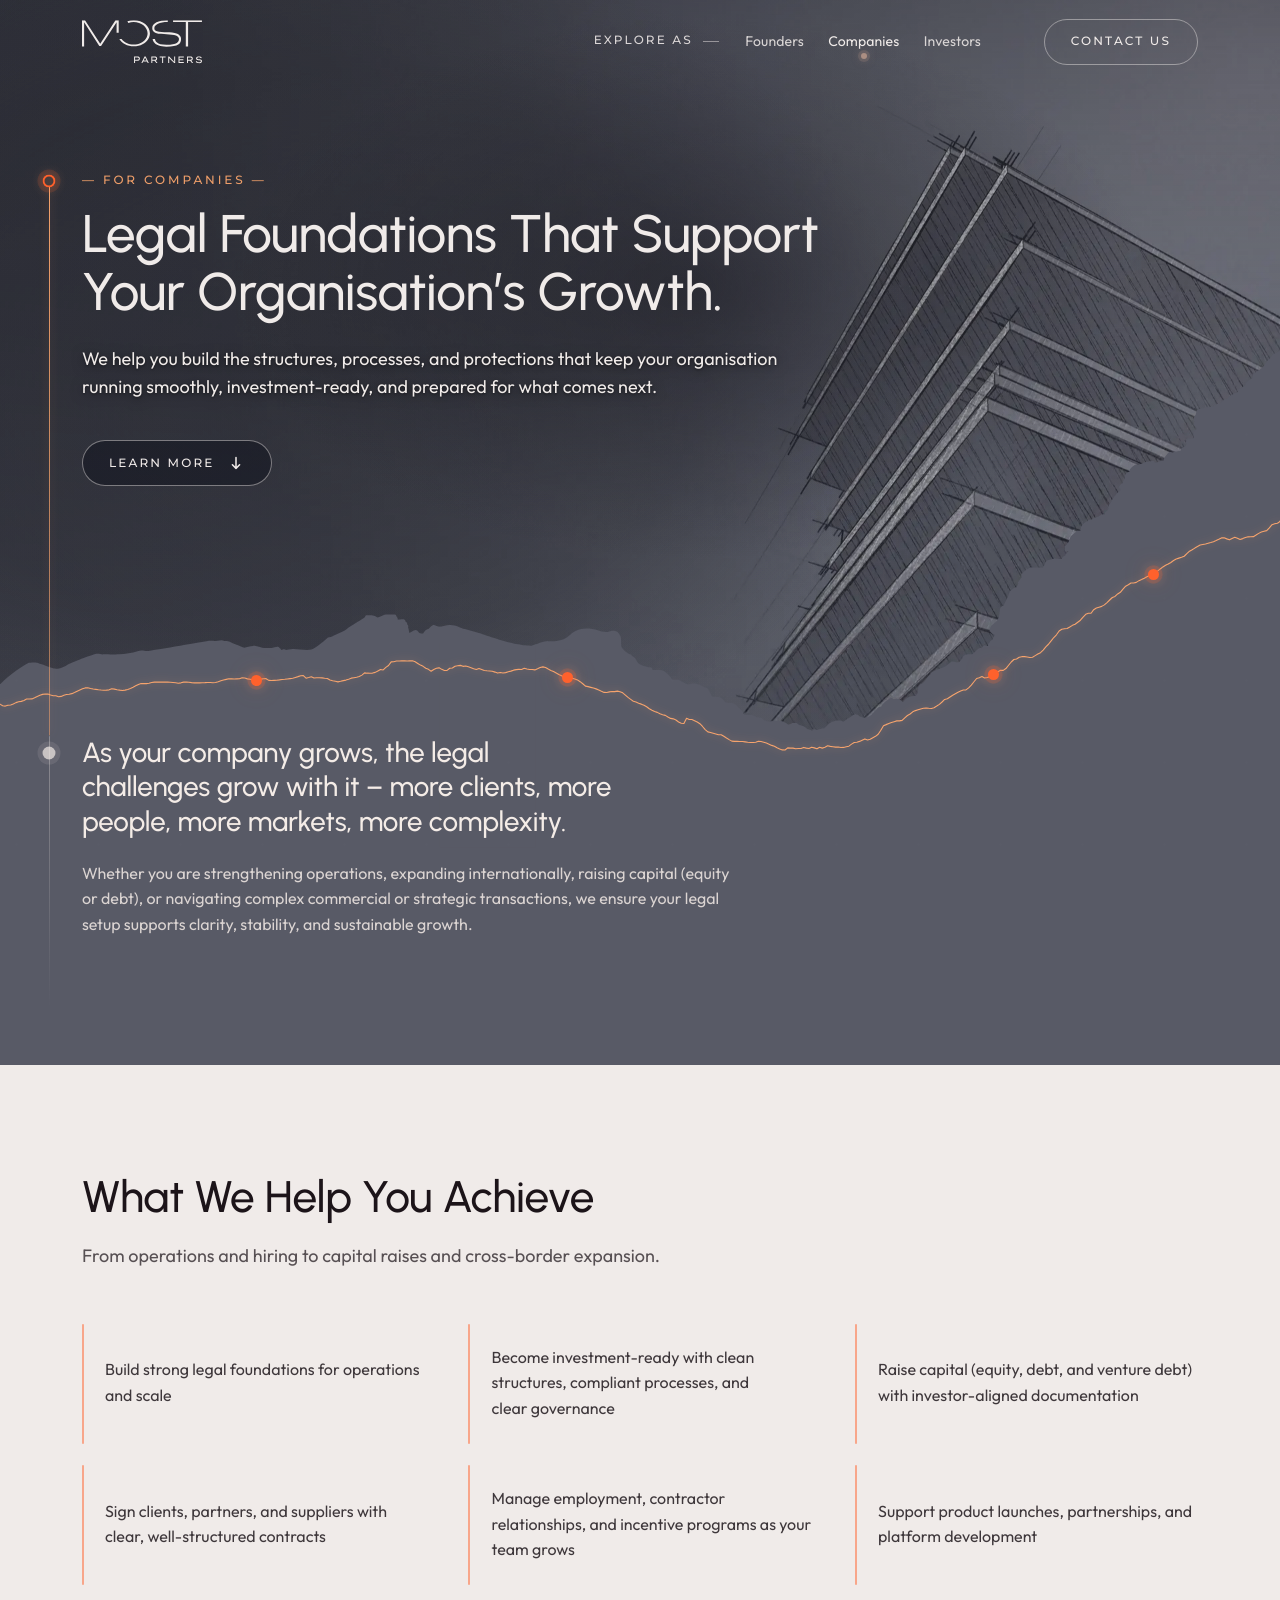
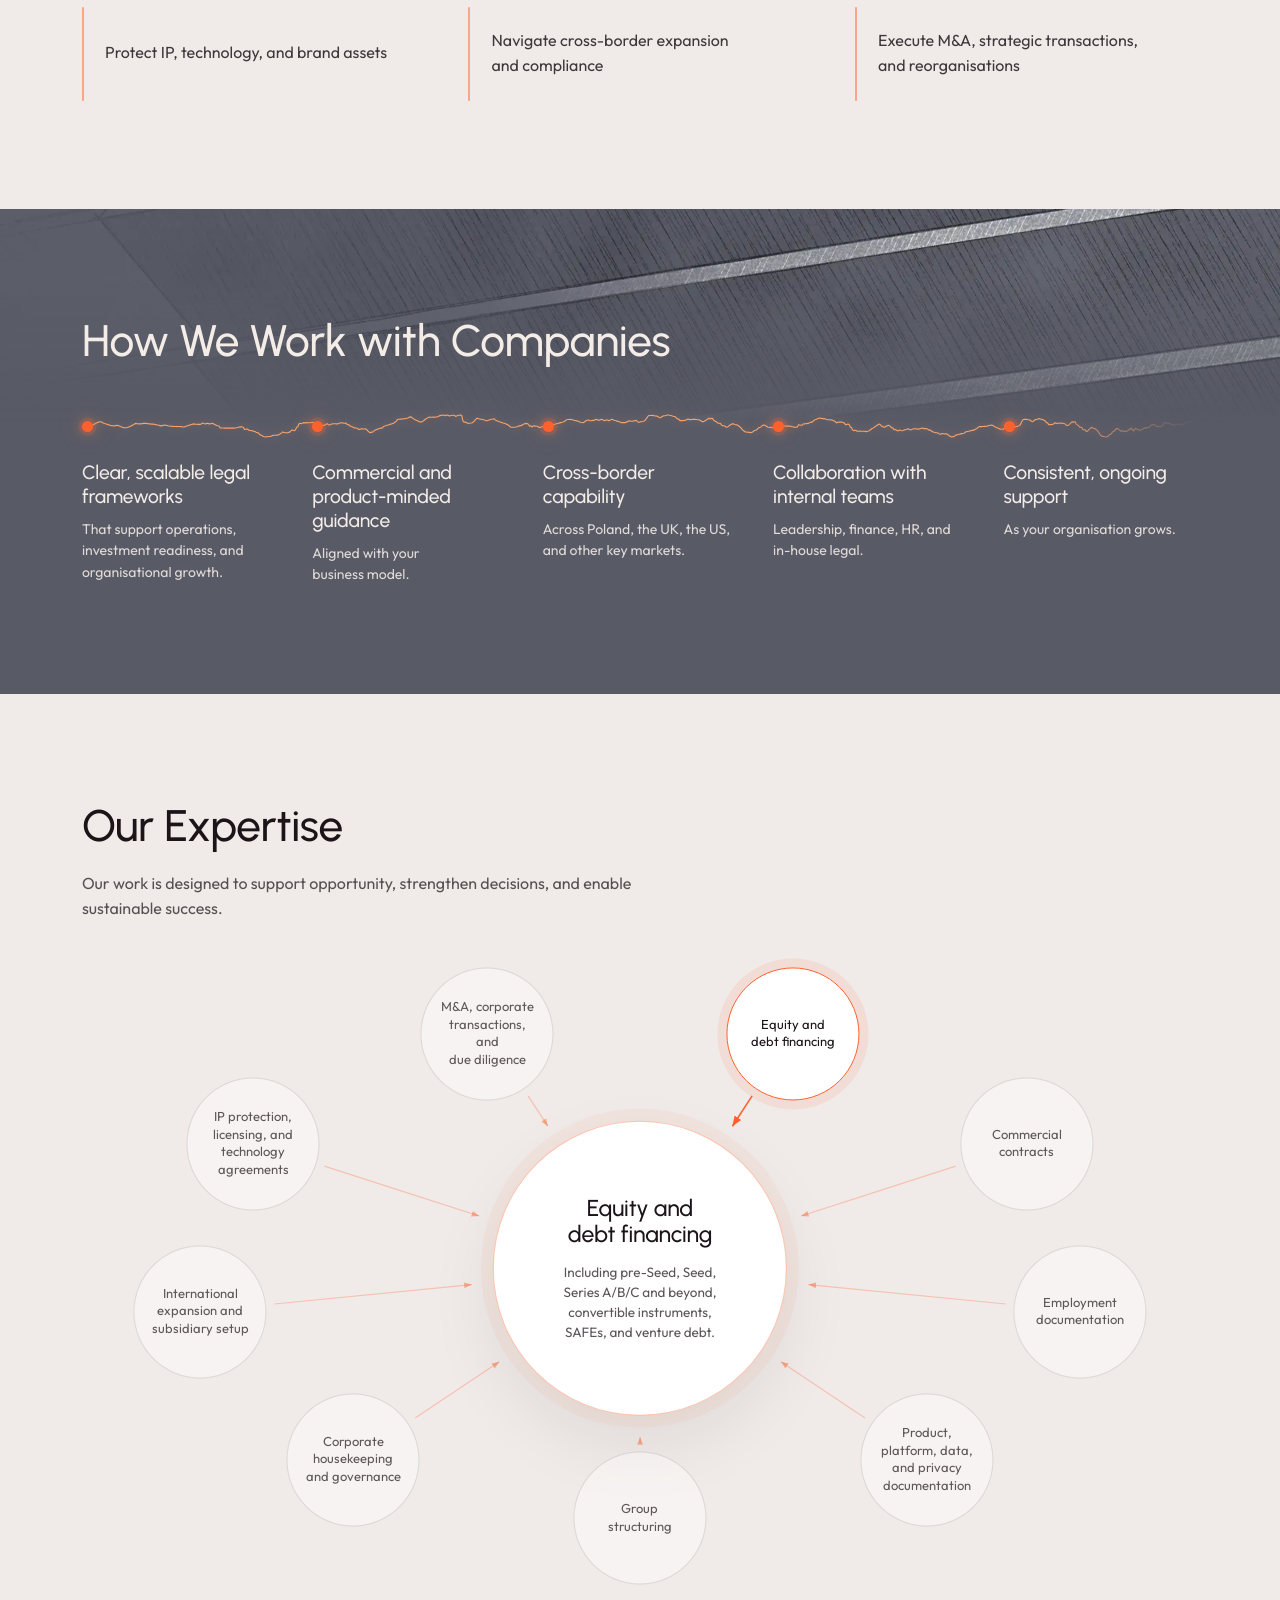
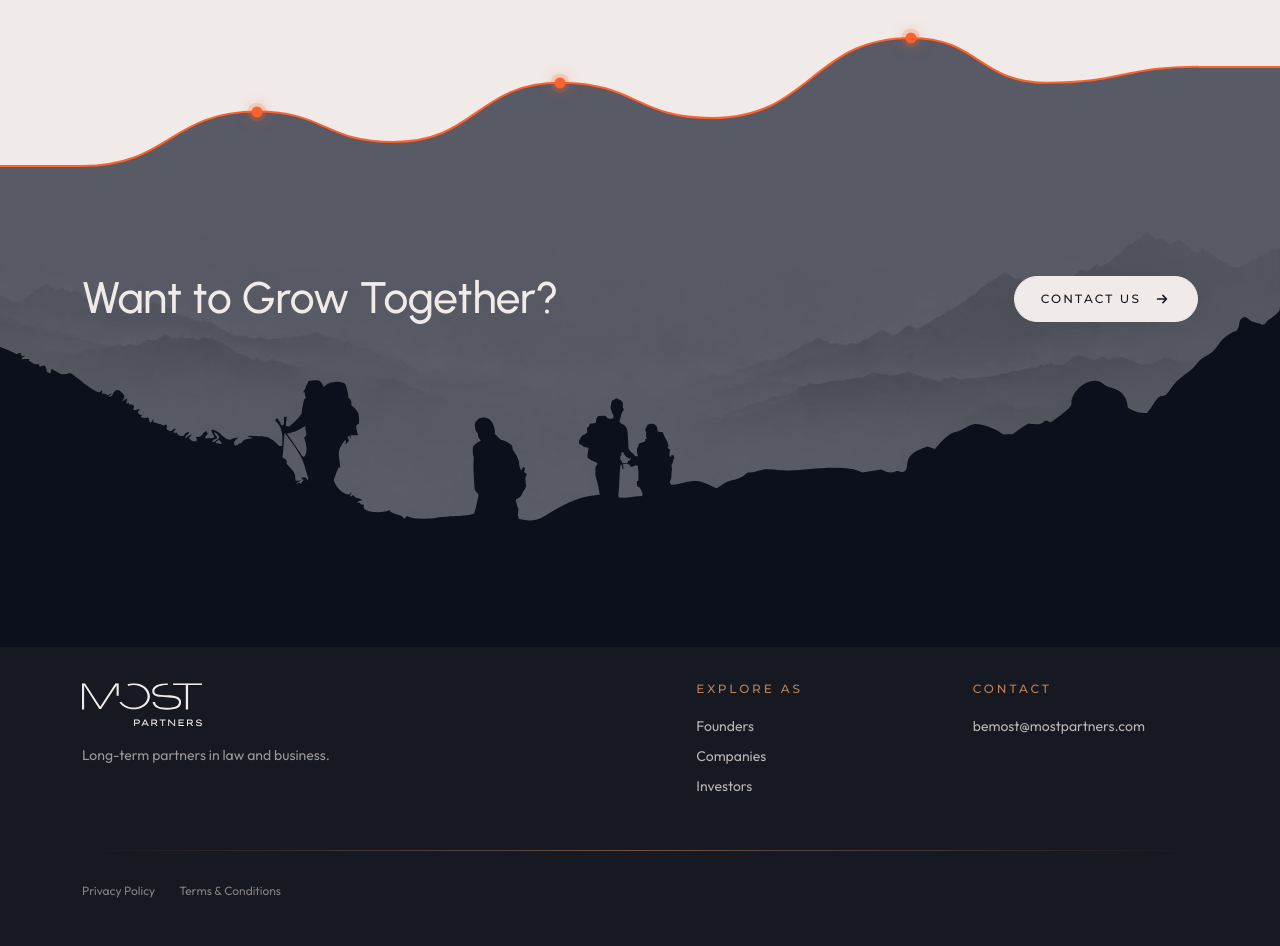
<file: for-companies.html>
<!doctype html>
<html lang="en">
  <head>
    <meta charset="utf-8" />
    <meta name="viewport" content="width=device-width, initial-scale=1" />
    <meta name="robots" content="noindex, nofollow, noarchive, nosnippet" />
    <meta name="googlebot" content="noindex, nofollow, noarchive, nosnippet" />
    <title>For Companies – MOST Partners</title>
    <meta name="description" content="Legal foundations that support your organisation's growth – for companies scaling with confidence." />
    <link rel="icon" href="favicon.svg" type="image/svg+xml" />
    <meta property="og:type" content="website" />
    <meta property="og:site_name" content="MOST Partners" />
    <meta property="og:title" content="For Companies – MOST Partners" />
    <meta property="og:description" content="Legal foundations that support your organisation's growth – for companies scaling with confidence." />
    <meta property="og:image" content="og-image.jpg" />
    <meta name="twitter:card" content="summary_large_image" />
    <link rel="preconnect" href="https://fonts.googleapis.com" />
    <link rel="preconnect" href="https://fonts.gstatic.com" crossorigin />
    <link rel="preload" as="style" href="https://fonts.googleapis.com/css2?family=Montserrat:wght@500&family=Outfit:wght@400;500&family=Urbanist:wght@500;600&display=swap" onload="this.onload=null;this.rel='stylesheet'" />
    <noscript><link href="https://fonts.googleapis.com/css2?family=Montserrat:wght@500&family=Outfit:wght@400;500&family=Urbanist:wght@500;600&display=swap" rel="stylesheet" /></noscript>
    <link rel="stylesheet" href="styles.css" />
    <script src="script.js" defer></script>
  </head>
  <body class="page page--audience page--horizon page--companies">
    <a class="skip-link" href="#main">Skip to content</a>
    <svg width="0" height="0" style="position:absolute" aria-hidden="true">
      <symbol id="most-logo" viewBox="0 0 160 58">
        <path d="M46.1176 16.6761V2.64803L25.4118 34.1921H23.0588L2.82353 2.64803V34.8539H0V0.000976562H4L24.2989 31.1793L44.6596 0.000976562H48.9412V16.6761H46.1176Z" />
        <path d="M138.405 2.42772L131.413 2.4491L121.412 2.42772V0.0454102H159.925V2.42772H141.47V34.8427H138.405V2.42772Z" />
        <path d="M87.1559 20.0227C87.3404 19.172 87.4367 18.2971 87.4367 17.4056C87.4367 9.129 79.0972 2.37804 68.8867 2.37804C66.4508 2.37804 64.0639 2.75627 61.7605 3.51911L60.5396 1.48402C63.2406 0.537788 66.1008 0.0513 69.122 0.0513C81.0285 0.0513 90.5527 7.75359 90.5527 17.4056C90.5527 18.2958 90.4723 19.1695 90.3177 20.0227C89.9974 21.7789 89.3585 23.4485 88.4513 24.9895C85.0152 30.8159 77.7155 34.8135 69.122 34.8135C60.5144 34.8135 53.1736 30.8324 49.7249 24.9895H52.7884C56.0147 29.4748 62.0161 32.488 68.8867 32.488C75.7447 32.488 81.7051 29.4608 84.9156 24.9895C86.001 23.4778 86.7709 21.8018 87.1559 20.0227Z" />
        <path d="M114.353 2.42674C103.316 2.42674 96.4705 5.99848 96.4705 10.5885C96.4705 12.9579 97.7646 13.8238 99.8823 14.7797C103.059 16.2135 109.077 15.9515 113.059 16.1032C117.559 16.2554 122.736 16.3607 127.059 18.0885C129.412 19.0289 132.118 21.7293 132.118 24.7061C132.118 31.3238 128.782 35.1841 112.507 35.1841C95.8823 35.1841 94.4705 26.6914 94.1924 25.037H97.2513C97.7646 27.4635 99.1764 32.7576 112.507 32.7576C127.16 32.7576 129.294 29.0076 129.294 24.7061C129.294 22.6106 126.823 21.1216 125.294 20.4047C122.458 19.0753 117.167 18.7332 112.823 18.5297C108.689 18.3779 102.353 18.6042 98.4216 17.0114C95.8051 15.9512 93.647 13.787 93.647 10.5747C93.647 3.75027 101.951 0.000274658 114.353 0.000274658" />
        <path d="M69.4116 57.1026V48.4098H74.4208C74.9271 48.4098 75.3884 48.5299 75.8048 48.77C76.2294 49.0018 76.5682 49.3205 76.8213 49.7262C77.0745 50.1318 77.201 50.583 77.201 51.0798C77.201 51.6013 77.0622 52.0774 76.7846 52.5079C76.507 52.9301 76.1396 53.2695 75.6823 53.5262C75.2251 53.7745 74.7229 53.8987 74.1759 53.8987H70.7343V57.1026H69.4116ZM70.7343 52.6072H74.0534C74.3637 52.6072 74.6495 52.5368 74.9107 52.3961C75.1802 52.2554 75.3925 52.0691 75.5476 51.8373C75.7109 51.6055 75.7926 51.353 75.7926 51.0798C75.7926 50.8231 75.7109 50.5913 75.5476 50.3843C75.3925 50.1774 75.1802 50.0118 74.9107 49.8876C74.6495 49.7634 74.3637 49.7013 74.0534 49.7013H70.7343V52.6072Z" />
        <path d="M79.1814 57.1026L83.37 48.4098H84.9132L89.0773 57.1026H87.6199L84.7417 51.117C84.6682 50.9597 84.5948 50.8066 84.5213 50.6575C84.4478 50.5085 84.3743 50.3595 84.3008 50.2105C84.2355 50.0615 84.1702 49.9042 84.1049 49.7386C84.0395 49.573 83.9742 49.3909 83.9089 49.1922L84.3008 49.1798C84.2273 49.3785 84.1538 49.5647 84.0804 49.7386C84.015 49.9124 83.9456 50.078 83.8721 50.2353C83.7987 50.3926 83.7252 50.5499 83.6517 50.7072C83.5782 50.8562 83.5047 51.0094 83.4312 51.1667L80.5776 57.1026H79.1814ZM81.0062 55.066L81.5329 53.7745H86.6156L86.8238 55.066H81.0062Z" />
        <path d="M92.4354 57.1026V48.4098H97.4446C97.9509 48.4098 98.4122 48.5299 98.8286 48.77C99.2532 49.0018 99.592 49.3205 99.8451 49.7262C100.098 50.1318 100.225 50.583 100.225 51.0798C100.225 51.6013 100.086 52.0774 99.8084 52.5079C99.5308 52.9301 99.1634 53.2695 98.7061 53.5262C98.2489 53.7745 97.7467 53.8987 97.1997 53.8987H93.7582V57.1026H92.4354ZM99.0736 57.1026L96.1587 53.1785L97.5671 52.868L100.727 57.1151L99.0736 57.1026ZM93.7582 52.6072H97.0772C97.3875 52.6072 97.6733 52.5368 97.9345 52.3961C98.204 52.2554 98.4163 52.0691 98.5714 51.8373C98.7347 51.6055 98.8164 51.353 98.8164 51.0798C98.8164 50.8231 98.7347 50.5913 98.5714 50.3843C98.4163 50.1774 98.204 50.0118 97.9345 49.8876C97.6733 49.7634 97.3875 49.7013 97.0772 49.7013H93.7582V52.6072Z" />
        <path d="M106.829 57.1026V49.7013H103.571V48.4098H111.483V49.7013H108.152V57.1026H106.829Z" />
        <path d="M114.933 57.1026V48.4098H116.243L123.2 55.5255L123.127 55.6373C123.086 55.3889 123.049 55.124 123.016 54.8425C122.992 54.5527 122.971 54.2588 122.955 53.9608C122.939 53.6545 122.922 53.3482 122.906 53.0419C122.898 52.7273 122.89 52.4209 122.882 52.1229C122.882 51.8249 122.882 51.5392 122.882 51.266V48.4098H124.204V57.1026H122.869L115.999 50.2477L116.011 50.0739C116.027 50.2229 116.043 50.4009 116.06 50.6079C116.076 50.8148 116.096 51.0384 116.121 51.2785C116.145 51.5185 116.166 51.7669 116.182 52.0236C116.207 52.2719 116.223 52.5244 116.231 52.7811C116.248 53.0294 116.256 53.2654 116.256 53.4889V57.1026H114.933Z" />
        <path d="M128.664 57.1026V48.4098H135.779V49.7013H129.986V55.8111H135.779V57.1026H128.664ZM129.386 53.2902V51.9987H135.106V53.2902H129.386Z" />
        <path d="M139.966 57.1026V48.4098H144.975C145.482 48.4098 145.943 48.5299 146.359 48.77C146.784 49.0018 147.123 49.3205 147.376 49.7262C147.629 50.1318 147.756 50.583 147.756 51.0798C147.756 51.6013 147.617 52.0774 147.339 52.5079C147.061 52.9301 146.694 53.2695 146.237 53.5262C145.78 53.7745 145.277 53.8987 144.73 53.8987H141.289V57.1026H139.966ZM146.604 57.1026L143.689 53.1785L145.098 52.868L148.258 57.1151L146.604 57.1026ZM141.289 52.6072H144.608C144.918 52.6072 145.204 52.5368 145.465 52.3961C145.735 52.2554 145.947 52.0691 146.102 51.8373C146.265 51.6055 146.347 51.353 146.347 51.0798C146.347 50.8231 146.265 50.5913 146.102 50.3843C145.947 50.1774 145.735 50.0118 145.465 49.8876C145.204 49.7634 144.918 49.7013 144.608 49.7013H141.289V52.6072Z" />
        <path d="M155.97 57.2268C155.358 57.2268 154.791 57.1647 154.268 57.0405C153.754 56.9164 153.28 56.7301 152.847 56.4817C152.423 56.2334 152.035 55.9188 151.684 55.5379L152.517 54.4203C153.047 54.975 153.586 55.3806 154.133 55.6373C154.689 55.8939 155.305 56.0222 155.983 56.0222C156.407 56.0222 156.815 55.9726 157.207 55.8732C157.599 55.7656 157.922 55.6083 158.175 55.4013C158.428 55.1861 158.555 54.917 158.555 54.5941C158.555 54.3872 158.485 54.2175 158.346 54.085C158.208 53.9525 158.024 53.8449 157.795 53.7621C157.575 53.6793 157.334 53.6131 157.073 53.5634C156.811 53.5137 156.558 53.4765 156.313 53.4517C156.077 53.4268 155.877 53.4061 155.713 53.3896C155.166 53.3151 154.668 53.2157 154.219 53.0915C153.778 52.9591 153.398 52.7935 153.08 52.5948C152.77 52.3961 152.529 52.1519 152.357 51.8621C152.194 51.5724 152.112 51.2371 152.112 50.8562C152.112 50.4506 152.206 50.0904 152.394 49.7758C152.59 49.453 152.86 49.1839 153.202 48.9687C153.554 48.7451 153.958 48.5754 154.415 48.4595C154.88 48.3436 155.383 48.2856 155.921 48.2856C156.493 48.2856 157.016 48.3436 157.489 48.4595C157.963 48.5754 158.383 48.7493 158.751 48.9811C159.126 49.2046 159.436 49.4819 159.681 49.8131L158.8 50.7941C158.571 50.5127 158.306 50.2767 158.003 50.0863C157.701 49.8876 157.371 49.7386 157.011 49.6392C156.66 49.5399 156.285 49.4902 155.885 49.4902C155.444 49.4902 155.048 49.5399 154.697 49.6392C154.346 49.7386 154.068 49.8793 153.864 50.0615C153.66 50.2353 153.558 50.4506 153.558 50.7072C153.558 50.9307 153.619 51.1212 153.741 51.2785C153.872 51.4358 154.052 51.5682 154.28 51.6758C154.509 51.7752 154.782 51.858 155.101 51.9242C155.427 51.9904 155.787 52.0484 156.179 52.0981C156.669 52.156 157.142 52.2305 157.599 52.3216C158.057 52.4127 158.465 52.541 158.824 52.7066C159.183 52.8639 159.469 53.0791 159.681 53.3523C159.894 53.6255 160 53.9815 160 54.4203C160 54.9832 159.832 55.4758 159.498 55.8981C159.163 56.3203 158.693 56.6473 158.089 56.8791C157.493 57.1109 156.787 57.2268 155.97 57.2268Z" />
      </symbol>
    </svg>

    <div class="scroll-progress" aria-hidden="true"></div>

    <header class="top-nav">
      <a class="wordmark" href="index.html" aria-label="MOST Partners home">
        <svg class="wordmark__logo" viewBox="0 0 160 58" role="img" aria-label="MOST Partners">
          <use href="#most-logo" />
        </svg>
      </a>


      <nav class="top-nav__menu top-nav__menu--right" aria-labelledby="nav-explore-as">
        <span class="top-nav__lead" id="nav-explore-as">explore as</span>
        <a href="for-founders.html">Founders</a>
        <a href="for-companies.html" aria-current="page">Companies</a>
        <a href="for-investors.html">Investors</a>
      </nav>

      <a class="nav-cta btn" href="contact.html">Contact us</a>

      <button class="icon-button" type="button" aria-label="Open menu" aria-expanded="false" aria-controls="mobile-menu">
        <span></span>
        <span></span>
      </button>
    </header>

    <div class="mobile-menu" id="mobile-menu" role="dialog" aria-modal="true" aria-label="Menu" hidden>
      <div class="mobile-menu__panel">
        <div class="mobile-menu__top">
          <a class="wordmark" href="index.html" aria-label="MOST Partners home">
            <svg class="wordmark__logo" viewBox="0 0 160 58" role="img" aria-label="MOST">
              <use href="#most-logo" />
            </svg>
          </a>
          <button class="close-button" type="button" aria-label="Close menu">
            <svg viewBox="0 0 24 24" aria-hidden="true">
              <path d="M6 6l12 12M18 6 6 18" />
            </svg>
          </button>
        </div>
        <nav class="mobile-menu__links" aria-label="Site pages">
          <div class="mobile-menu__group">
            <p class="mobile-menu__lead" id="mobile-menu-explore">explore as</p>
            <ul class="mobile-menu__audience" aria-labelledby="mobile-menu-explore">
              <li><a class="mobile-menu__route mobile-menu__route--founders" href="for-founders.html">Founders</a></li>
              <li><a class="mobile-menu__route mobile-menu__route--companies" href="for-companies.html" aria-current="page">Companies</a></li>
              <li><a class="mobile-menu__route mobile-menu__route--investors" href="for-investors.html">Investors</a></li>
            </ul>
          </div>
        </nav>
        <div class="mobile-menu__foot">
          <a class="mobile-menu__cta btn btn--solid" href="contact.html">
            <span>Contact us</span>
            <svg viewBox="0 0 20 20" aria-hidden="true"><path d="M5 10h10M11 6l4 4-4 4" fill="none" stroke="currentColor" stroke-width="1.7" stroke-linecap="round" stroke-linejoin="round" /></svg>
          </a>
          <div class="mobile-menu__contact">
            <a class="mobile-menu__mail" href="mailto:bemost@mostpartners.com">bemost@mostpartners.com</a>
          </div>
        </div>
        <div class="mobile-menu__ridge" aria-hidden="true">
          <img src="gora-bez-tla-2000px.svg" width="2000" height="850" alt="" decoding="async" />
        </div>
      </div>
    </div>

    <main id="main" tabindex="-1" class="audience-page">

      <!-- HORIZON SCENE (Figma 2795:1083): fins rising overhead, read as pattern, the torn
           horizon cutting a flat field across it, and the orange route
           dropping from the summit. The intro copy sits on that field, so the
           scene runs straight into the page instead of stopping at a panel. -->
      <div class="hz-scene">
        <section class="hero" aria-labelledby="hero-title">
          <!-- The sky (24.11): a pencil and chalk sketch of floor slabs
               overhanging a building's corner, drawn on the page's grey
               (in the spirit of Founders' stairs; drawn, not generated or
               photographed). The team's photo of the arc of fins (5.11,
               ?companies=arc) and the generated fins of 29.10
               (?companies=fins) stay as previews, loaded only then. -->
          <div class="hz-photo hz-photo--sketch" aria-hidden="true">
            <picture>
              <source media="(max-width: 1023px) and (max-aspect-ratio: 3/4)" srcset="hero-companies-sketch-crop.webp" width="992" height="1371" />
              <img src="hero-companies-sketch.webp" srcset="hero-companies-sketch-640.webp 640w, hero-companies-sketch-1024.webp 1024w, hero-companies-sketch.webp 1920w" sizes="(min-width: 1024px) 1920px, (orientation: portrait) 1000px, 100vw" width="1920" height="1371" alt="" fetchpriority="high" decoding="async" />
            </picture>
          </div>
          <div class="hz-photo hz-photo--arc" aria-hidden="true">
            <img src="companies-arc.webp" srcset="companies-arc-640.webp 640w, companies-arc-1024.webp 1024w, companies-arc.webp 1600w" sizes="(min-width: 1024px) 1920px, (orientation: portrait) 1300px, 100vw" width="1600" height="900" alt="" loading="lazy" decoding="async" />
          </div>
          <div class="hz-photo hz-photo--fins" aria-hidden="true">
            <picture>
              <source media="(max-width: 480px) and (max-aspect-ratio: 3/4)" srcset="companies-fins-crop.webp" width="992" height="1371" />
              <img src="companies-fins.webp" srcset="companies-fins-640.webp 640w, companies-fins-1024.webp 1024w, companies-fins.webp 1920w" sizes="(min-width: 1024px) 1920px, (orientation: portrait) 1000px, 100vw" width="1920" height="1371" alt="" loading="lazy" decoding="async" />
            </picture>
          </div>
          <div class="hero-noise" aria-hidden="true"></div>
          <div class="scene-ground" aria-hidden="true"></div>

          <!-- The far massif: two shaded faces under a haze mask, so the depth
               behind the ridge is a volume rather than a second silhouette. -->
          <svg class="hz-massif" viewBox="0 0 1443 658" preserveAspectRatio="none" aria-hidden="true" focusable="false">
            <defs>
              <linearGradient id="hz-massif-lit" x1="0.1" y1="0" x2="0.9" y2="0.5">
                <stop offset="0" stop-color="#000" stop-opacity="0.23" />
                <stop offset="1" stop-color="#000" stop-opacity="0.09" />
              </linearGradient>
              <linearGradient id="hz-massif-shade" x1="0" y1="0" x2="1" y2="0.35">
                <stop offset="0" stop-color="#000" stop-opacity="0.13" />
                <stop offset="1" stop-color="#000" stop-opacity="0.34" />
              </linearGradient>
              <linearGradient id="hz-massif-haze" x1="0" y1="0" x2="0" y2="1">
                <stop offset="0.2" stop-color="#fff" stop-opacity="1" />
                <stop offset="0.58" stop-color="#fff" stop-opacity="0.5" />
                <stop offset="0.86" stop-color="#fff" stop-opacity="0" />
              </linearGradient>
              <mask id="hz-massif-mask">
                <rect width="1443" height="658" fill="url(#hz-massif-haze)" />
              </mask>
              <filter id="hz-massif-soft" x="-12%" y="-12%" width="124%" height="124%">
                <feGaussianBlur stdDeviation="13" />
              </filter>
            </defs>
            <g mask="url(#hz-massif-mask)" filter="url(#hz-massif-soft)">
              <path d="M760 188L600 340L500 470L430 658L930 658Z" fill="url(#hz-massif-lit)" />
              <path d="M760 188L975 318L1105 440L1340 658L930 658Z" fill="url(#hz-massif-shade)" />
            </g>
          </svg>

          <!-- The same ridge the founders page carries, with the wanderer taken out of
               the silhouette: one shape across all three audience pages. -->
          <svg class="hz-ridge" viewBox="0 0 1443 658" preserveAspectRatio="none" aria-hidden="true" focusable="false">
            <path class="hz-ridge__land" d="M0 0C2.5 1.16667 7.7 3.7 8.5 4.5C9.5 5.5 10.5 8 12 9C13.5 10 16.5 13.5 17 15C17.5 16.5 20 19 21.5 20C23 21 30 25.5 30.5 27C30.9 28.2 31 29.8333 31 30.5L33.5 32.5L35.5 33L39 37V39L47 43.5L47.5 46.5C50.6667 47.8333 57.2 50.7 58 51.5C58.8 52.3 58.6667 53.5 58.5 54H62C63.3333 55 66.1 57.2 66.5 58C67 59 67.5 59.5 68.5 59.5C69.5 59.5 70.5 59.5 72 60.5C73.5 61.5 77 63 79 63C81 63 84 63.5 85.5 64C87 64.5 88.5 65.5 90.5 65.5C92.5 65.5 94.5 67.5 94.5 69.5C94.5 71.1 95.8333 73.1667 96.5 74C97 74.8333 97.8 76.9 97 78.5C96 80.5 98 82 97 83.5C96 85 94 86.5 94 87.5C94 88.5 95.5 89 96.5 90.5C97.5 92 97.5 92.5 97.5 94C97.5 95.5 97 98.5 97.5 98.5H103C103.5 98.6667 104.6 99.2 105 100C105.5 101 106 102 106 103C106 104 105 107 107.5 108C110 109 111 109.5 111.5 111L112 112.5C113.833 112.667 117.9 113.2 119.5 114C121.5 115 123 113.5 124.5 114C126 114.5 130.5 120 131.5 123.5C134.5 123.5 138.5 125.5 140 126C141.5 126.5 141 124 142.5 124C144 124 151 124.5 156.5 127C162 129.5 161.5 127.5 164.5 129C166.9 130.2 168.833 132.833 169.5 134V135.5C169.5 136.5 171.5 136.5 172 137C172.5 137.5 175 139.5 175 142C175 144 175.667 144.833 176 145C176.333 145.667 177.1 147.4 177.5 149C180 150 181.5 152.5 181.5 153.5C181.5 154.5 180 155 180 156C180 157 180 157.5 181.5 158.5C183 159.5 188.5 166 189.5 168.5C190.5 171 191 171.5 192.5 173C193.7 174.2 193.667 176.5 193.5 177.5C193.5 177.833 193.7 178.7 194.5 179.5C195.5 180.5 197.5 181.5 197.5 182.5V184C198.667 184 201.4 184.3 203 185.5C205 187 204.5 187 207.5 187.5C209.9 187.9 211.833 189.667 212.5 190.5C213.667 190.333 216.1 190.2 216.5 191C217 192 217.5 192 219.5 193C221.5 194 224 197 224.5 199C224.9 200.6 225 202 225 202.5H228.5C230.667 204.167 235.2 207.9 236 209.5C236.8 211.1 238 214.167 238.5 215.5L242.5 220V225.5L241.5 226L238.5 225.5C239 226.167 240.2 227.7 241 228.5C241.8 229.3 242 230.167 242 230.5C243 230.833 245.3 232.1 246.5 234.5C252 234.5 254.5 234 256.5 234.5C258.5 235 263.5 236 264 237.5C264.4 238.7 266.167 242.333 267 244H281.5C282.667 244.667 285.2 246.1 286 246.5C287 247 291.5 250.5 291.5 253C291.5 255 291.833 255.833 292 256L295.5 261L295 262.5C295.5 263.333 296.6 265.2 297 266C297.5 267 298.5 266.5 299.5 267C300.5 267.5 304.5 270 305.5 273.5C306.5 277 307 278 309 281.5C310.6 284.3 311.333 286.667 311.5 287.5H313C314 288.167 316 290 316 292C316 294.5 316.5 301 319 304C321.5 307 325 308.5 326 310.5C327 312.5 327.5 315.5 327 316C326.5 316.5 325 319 322 320C321.6 320.8 322.167 321.667 322.5 322C323 322.333 323.9 323.4 323.5 325C325.9 325.8 326.833 327.333 327 328L329 330.5V332.5C330.167 332.167 332.7 331.6 333.5 332C334.3 332.4 335.167 333.167 335.5 333.5L336 335C336.833 334.667 338.9 334.4 340.5 336C342.5 338 346.5 342 347.5 342C348.5 342 350.5 341.5 352.5 342C354.5 342.5 357 343.5 357.5 345C358 346.5 360.5 351 363.5 351C366.5 351 369.5 349.5 371 350.5C372.5 351.5 375 355 381.5 357.5C388 360 392.5 361.5 394 364C394.5 365.5 394.5 364.5 396 366C397.5 367.5 401 374 404 375C406.4 375.8 407.667 378.667 408 380C407.833 382.167 408.2 387 411 389C416 388.5 421 390.5 424.5 395C425.5 396 426 395 427 394C427.8 393.2 430.333 392.333 431.5 392C432.167 392 433.8 392.1 435 392.5C436.5 393 436.74 390.5 439 391.5C441.26 392.5 447.5 396.5 449.5 401C451.9 401 453.167 402 453.5 402.5C456.833 405.833 462 412.333 465 413C469.5 414 473 412.5 474.5 411.5C475.667 410.333 478.7 408.5 481.5 410.5C485 413 489.5 415.5 491.5 417.5C492.5 418.5 494 416.5 495.5 416.5C497 416.5 505 416 510 421.5C515 427 514 425 516 425.5C518 426 519 426 521 427C521.8 427.4 522.667 427.167 523 427C523 426.833 523.3 426.5 524.5 426.5C525.7 426.5 527 426.833 527.5 427L527 428.5C527.5 428.167 528.8 427.4 530 427L533 426C533.5 425.5 534.8 424.3 536 423.5C537.2 422.7 540.5 421.833 542 421.5L545 419.5H550L551.5 420.5L554.5 421C556 419.833 559.7 417.4 562.5 417C565.3 416.6 568.333 416.833 569.5 417L574.5 417.5C576.167 417.5 579.8 417.3 581 416.5C582.2 415.7 582.833 414.833 583 414.5C583.667 414 585.6 413 588 413C591 413 594.5 410 596 410C597.5 410 598.5 411 602.5 410C606.5 409 604 408 606 406C608.667 403.167 614.5 397.4 616.5 397C619 396.5 621.5 397.5 624 396.5C626.5 395.5 629 390 632.5 390C636 390 640 390 640.5 389C641 388 644.5 380.5 646 380C647.5 379.5 657.5 374.5 660 374.5C662.5 374.5 665.5 376.5 668.5 375.5C671.5 374.5 676.5 370.5 678.5 370.5H685C687.167 366.833 693 359.5 699 359.5H707.5C707.333 358.5 707.7 356.5 710.5 356.5C714 356.5 723 353.5 724.5 350.5C726 347.5 728 344.5 730 344C731.5 342.5 732.5 341.5 733.5 341.5C734.5 341.5 742 336 742.5 333C743 330 742.5 323.5 743.5 321.5C744.5 319.5 747 314 752.5 315.5C754.323 315.997 756.266 316.395 758.059 316.705C761.6 317.2 765.4 316.1 769 314.9C775.5 312.8 782.4 312.2 789 313.6C793.8 314.6 797.1 317 800.5 320.1C805.2 324.3 809.8 326.2 815.5 326.9C821.9 327.7 827.6 326.4 833.5 328.6C838.4 330.4 842.2 332.1 846 333.5C847.5 333.667 851 334 853 334C855.5 334 861 337 862 340C867 340 870 339.5 872.5 341.5C875 343.5 877.5 346 879.5 347C881.5 348 885 353 885.5 355.5C885.9 357.5 886 361 886 362.5C888.167 363.333 892.7 365.2 893.5 366C894.3 366.8 895.5 369 896 370C897.167 371 899.5 373.6 899.5 376C899.5 378.4 899.833 380.667 900 381.5C901.333 382.333 904.2 384.5 905 386.5C906 379.5 906 375.5 906 373C906 371 909.333 365.5 911 363C910.667 359.333 910.3 351.4 911.5 349C910.3 345.8 911 343.667 911.5 343L914 340V339L917 335.5C916.5 333.5 915.7 329.1 916.5 327.5C917.5 325.5 917.5 323.5 921.5 322.5C921 315.5 921 314.5 921.5 313.5C922 312.5 930 308.5 936.5 309C943 309.5 943 311 946.5 311C950 311 953 308.5 954.5 309C956 309.5 957.5 311 960 313.5C963.5 314 965 317.5 966 318.5C967.333 318.667 970.2 318.6 971 317C972 315 974 313.5 976.5 315L981.5 318C981.833 316.167 982.6 312.3 983 311.5C982.2 310.3 983.333 308.667 984 308C983.833 307.333 983.9 305.9 985.5 305.5C987 302.5 987 302.5 989 302.5C990.6 302.5 993.333 302.833 994.5 303C994.5 302.5 994.7 301.2 995.5 300C996.5 298.5 996.5 297 998 297H1007.5C1010.5 297 1012.5 299 1015.5 300C1018.5 301 1018 299.5 1020 299C1022 298.5 1023.5 298 1025.5 298H1030.5L1032 300.5C1034.83 302.333 1041.2 306.4 1044 308C1047.5 310 1050 311.5 1052 313.5C1054 315.5 1065 320 1068 321.5C1071 323 1073 322.5 1074 323.5C1075 324.5 1086.5 335 1092 336.5C1097.5 338 1109.5 335.5 1113 336C1115.8 336.4 1119.17 336.833 1120.5 337C1121.33 336.667 1123.2 336.1 1124 336.5C1124.8 336.9 1125.67 337 1126 337C1126.17 336.5 1126.7 335.4 1127.5 335C1128.5 334.5 1128.5 333 1130.5 333.5C1132.1 333.9 1134.5 334.333 1135.5 334.5C1138.17 334.833 1144.3 335.3 1147.5 334.5C1151.5 333.5 1155 332 1158 332.5C1160.4 332.9 1165.33 334 1167.5 334.5C1171.83 332.833 1181.1 329.2 1183.5 328C1185.9 326.8 1188.83 326.833 1190 327L1193 326L1200 327C1202.33 326.833 1207.4 326.6 1209 327C1211 327.5 1267.5 337 1274 338C1280.5 339 1282 336.5 1288 338.5C1294 340.5 1302 341.5 1308.5 342C1315 342.5 1322.5 341.5 1326 342C1329.5 342.5 1332 340.5 1336.5 342C1341 343.5 1360 350 1369 355C1376.2 359 1382 358.333 1384 357.5C1388.67 355.833 1398.7 352.3 1401.5 351.5C1404.3 350.7 1408.67 351.167 1410.5 351.5C1416.5 354.667 1431.3 363.9 1442.5 375.5H1443V658H0V0Z" />
            <path class="hz-ridge__land" d="M947 311 945 310.8 943 310.3 941 310.3 939 310.4 937 310.5 935 310.7 933 310.9 931 311.2 929 311.5 927 311.8 925 312.2 923 312.6 921 313 919 313.5 917 314 915 314.5 913 315 911 315.6 909 316.2 907 316.8 905 317.4 903 318 901 318.6 899 319.3 897 319.9 895 320.6 893 321.2 891 321.9 889 322.6 887 323.2 885 323.8 883 324.5 881 325.1 879 325.7 877 326.3 875 326.9 873 327.5 871 328 869 328.5 867 329 865 329.5 863 329.9 861 330.3 859 330.7 857 331 855 331.3 853 331.6 851 331.8 849 332 847 332.1 845 332.2 843 332.2 841 331.5 839 330.7 L839 560 L947 560Z" />
          </svg>

          <!-- The trail runs in the ridge's rhythm without tracing it (the
               client, 18.10): the skyline smoothed, 40 units into the land on
               the plateau and through the valley - it dips with the hollow
               rather than leaping over it - and sinking to 150 under the
               steep far peak, so its climb there is gentler than the rock's.
               It never crosses into the photograph and stays clear of the
               intro's copy and the hero's button at every width. Built like
               the Home trail - cubic pieces through anchors, carrying the
               shared ridge texture, which fades out at the checkpoints so
               they sit on the line (docs/tools/hz-trail.py). It sits in the
               ridge's own box, so the checkpoints stay on the terrain at
               every width. -->
          <div class="hz-trail" aria-hidden="true">
            <svg class="hz-trail__svg js-draw" viewBox="0 0 1443 658" preserveAspectRatio="none" focusable="false">
              <path class="hz-trail__path" d="M0.0 398.1 3.0 400.0 6.0 400.3 9.0 399.3 12.0 399.1 15.0 398.0 18.0 396.4 21.0 395.4 24.0 395.0 27.0 394.0 30.0 392.4 33.0 392.3 36.0 392.2 39.0 391.0 42.0 389.5 45.0 388.2 48.0 387.1 51.0 386.7 54.0 386.8 57.0 387.9 60.0 388.6 63.0 388.7 66.0 389.8 69.0 389.4 72.0 388.1 75.0 387.2 78.0 386.9 81.0 386.3 84.0 385.0 87.0 383.6 90.0 382.2 93.0 380.8 96.0 379.8 99.0 379.7 102.0 380.5 105.0 381.1 108.0 381.5 111.0 381.9 114.0 382.2 117.0 382.4 120.0 382.3 123.0 382.0 126.0 380.8 129.0 381.2 132.0 381.8 135.0 382.3 138.0 382.7 141.0 382.3 144.0 381.6 147.0 380.5 150.0 379.1 153.0 377.5 156.0 376.0 159.0 374.9 162.0 375.0 165.0 375.0 168.0 374.5 171.0 373.8 174.0 373.3 177.0 373.3 180.0 373.3 183.0 373.3 186.0 373.3 189.0 373.3 192.0 373.5 195.0 373.7 198.0 374.0 201.0 374.5 204.0 374.1 207.0 373.3 210.0 373.1 213.0 373.5 216.0 373.9 219.0 374.1 222.0 374.1 225.0 374.1 228.0 374.0 231.0 373.9 234.0 373.7 237.0 373.8 240.0 374.0 243.0 373.7 246.0 372.8 249.0 371.8 252.0 371.0 255.0 370.2 258.0 369.5 261.0 369.6 264.0 369.7 267.0 369.6 270.0 369.5 273.0 368.3 276.0 368.7 279.0 369.6 282.0 370.0 285.0 370.6 288.0 370.8 291.0 370.5 294.0 369.9 297.0 369.5 300.0 369.4 303.0 371.3 306.0 371.5 309.0 371.3 312.0 371.1 315.0 370.8 318.0 370.4 321.0 370.1 324.0 369.7 327.0 369.3 330.0 368.9 333.0 368.0 336.0 367.1 339.0 366.1 342.0 366.0 345.0 368.9 348.0 368.1 351.0 367.2 354.0 368.7 357.0 368.4 360.0 368.4 363.0 368.5 366.0 369.0 369.0 369.2 372.0 371.0 375.0 371.8 378.0 372.4 381.0 373.0 384.0 372.4 387.0 371.6 390.0 371.0 393.0 370.0 396.0 368.8 399.0 368.3 402.0 367.8 405.0 367.0 408.0 365.4 411.0 362.9 414.0 363.2 417.0 363.3 420.0 363.1 423.0 362.3 426.0 360.7 429.0 359.1 432.0 359.6 435.0 356.7 438.0 354.6 441.0 350.5 444.0 350.4 447.0 349.5 450.0 349.4 453.0 349.3 456.0 349.3 459.0 349.4 462.0 349.2 465.0 349.3 468.0 350.3 471.0 352.2 474.0 354.1 477.0 355.5 480.0 357.7 483.0 358.9 486.0 361.0 489.0 359.0 492.0 357.7 495.0 357.2 498.0 358.9 501.0 360.2 504.0 360.1 507.0 357.6 510.0 357.3 513.0 355.4 516.0 354.9 519.0 354.4 522.0 355.5 525.0 355.1 528.0 356.0 531.0 357.0 534.0 358.1 537.0 359.1 540.0 358.0 543.0 359.1 546.0 360.2 549.0 360.5 552.0 360.7 555.0 361.0 558.0 362.0 561.0 363.1 564.0 362.4 567.0 363.0 570.0 362.6 573.0 361.6 576.0 360.9 579.0 359.8 582.0 359.2 585.0 358.9 588.0 359.1 591.0 357.7 594.0 358.5 597.0 359.1 600.0 359.1 603.0 359.5 606.0 358.3 609.0 356.9 612.0 356.1 615.0 356.9 618.0 358.6 621.0 360.1 624.0 361.3 627.0 363.0 630.0 364.7 633.0 366.0 636.0 367.4 639.0 368.0 642.0 368.5 645.0 369.0 648.0 369.8 651.0 370.8 654.0 372.8 657.0 375.1 660.0 377.8 663.0 378.4 666.0 379.2 669.0 380.0 672.0 380.9 675.0 382.1 678.0 383.6 681.0 384.9 684.0 385.0 687.0 384.3 690.0 383.9 693.0 384.0 696.0 383.4 699.0 384.1 702.0 385.4 705.0 388.0 708.0 390.5 711.0 392.7 714.0 394.8 717.0 395.7 720.0 397.0 723.0 398.1 726.0 399.4 729.0 401.0 732.0 403.3 735.0 405.0 738.0 406.5 741.0 407.4 744.0 409.0 747.0 410.0 750.0 410.8 753.0 412.6 756.0 414.2 759.0 414.7 762.0 416.0 765.0 418.2 768.0 419.7 771.0 420.0 774.0 414.1 777.0 415.5 780.0 415.5 783.0 416.8 786.0 418.3 789.0 420.2 792.0 423.3 795.0 426.8 798.0 429.4 801.0 430.1 804.0 430.9 807.0 431.7 810.0 432.6 813.0 432.6 816.0 434.4 819.0 436.3 822.0 438.1 825.0 439.8 828.0 440.1 831.0 440.1 834.0 440.2 837.0 440.3 840.0 440.7 843.0 441.1 846.0 441.3 849.0 441.4 852.0 441.1 855.0 439.9 858.0 440.3 861.0 441.0 864.0 442.0 867.0 443.2 870.0 444.6 873.0 445.6 876.0 447.3 879.0 448.6 882.0 449.7 885.0 449.8 888.0 447.4 891.0 447.7 894.0 447.7 897.0 448.4 900.0 448.2 903.0 448.1 906.0 446.9 909.0 447.7 912.0 448.2 915.0 446.7 918.0 447.4 921.0 448.5 924.0 446.8 927.0 447.7 930.0 446.8 933.0 445.1 936.0 445.7 939.0 446.1 942.0 446.6 945.0 446.4 948.0 447.0 951.0 446.9 954.0 446.2 957.0 445.5 960.0 443.2 963.0 441.4 966.0 441.0 969.0 440.1 972.0 438.7 975.0 437.3 978.0 438.5 981.0 437.6 984.0 436.0 987.0 434.4 990.0 432.1 993.0 427.6 996.0 422.4 999.0 421.2 1002.0 419.9 1005.0 418.8 1008.0 417.9 1011.0 417.0 1014.0 417.0 1017.0 416.4 1020.0 413.5 1023.0 410.9 1026.0 409.2 1029.0 406.8 1032.0 405.4 1035.0 404.4 1038.0 403.5 1041.0 402.7 1044.0 402.4 1047.0 402.8 1050.0 403.0 1053.0 402.1 1056.0 400.3 1059.0 398.4 1062.0 395.7 1065.0 392.8 1068.0 392.0 1071.0 390.0 1074.0 388.0 1077.0 386.3 1080.0 384.7 1083.0 383.2 1086.0 382.2 1089.0 382.1 1092.0 379.8 1095.0 376.7 1098.0 372.9 1101.0 369.2 1104.0 368.3 1107.0 366.9 1110.0 368.6 1113.0 368.1 1116.0 367.1 1119.0 365.2 1122.0 363.2 1125.0 361.6 1128.0 360.0 1131.0 360.1 1134.0 358.0 1137.0 354.3 1140.0 350.6 1143.0 347.8 1146.0 347.2 1149.0 345.3 1152.0 344.6 1155.0 344.5 1158.0 345.0 1161.0 345.6 1164.0 345.2 1167.0 343.4 1170.0 341.7 1173.0 340.1 1176.0 337.2 1179.0 333.5 1182.0 330.6 1185.0 326.7 1188.0 323.0 1191.0 319.9 1194.0 315.7 1197.0 313.6 1200.0 313.2 1203.0 312.9 1206.0 311.2 1209.0 309.3 1212.0 308.1 1215.0 305.8 1218.0 303.5 1221.0 300.1 1224.0 296.9 1227.0 295.6 1230.0 295.7 1233.0 291.6 1236.0 289.7 1239.0 288.8 1242.0 287.9 1245.0 286.2 1248.0 283.6 1251.0 280.7 1254.0 277.9 1257.0 276.7 1260.0 273.9 1263.0 272.0 1266.0 268.5 1269.0 265.2 1272.0 263.6 1275.0 261.5 1278.0 261.5 1281.0 260.8 1284.0 258.9 1287.0 257.7 1290.0 256.1 1293.0 254.4 1296.0 253.2 1299.0 252.4 1302.0 250.6 1305.0 248.2 1308.0 245.7 1311.0 243.4 1314.0 241.6 1317.0 240.2 1320.0 238.4 1323.0 236.2 1326.0 234.4 1329.0 233.5 1332.0 232.6 1335.0 231.4 1338.0 228.4 1341.0 225.7 1344.0 224.0 1347.0 222.2 1350.0 220.5 1353.0 218.8 1356.0 218.1 1359.0 217.5 1362.0 216.7 1365.0 215.9 1368.0 215.0 1371.0 213.7 1374.0 212.3 1377.0 210.7 1380.0 210.5 1383.0 211.8 1386.0 212.9 1389.0 211.3 1392.0 210.0 1395.0 211.0 1398.0 212.5 1401.0 211.5 1404.0 210.2 1407.0 209.5 1410.0 209.4 1413.0 209.3 1416.0 207.5 1419.0 205.6 1422.0 204.0 1425.0 203.2 1428.0 202.5 1431.0 199.3 1434.0 195.8 1437.0 194.8 1440.0 194.2 1441.5 193.4 1443.0 191.8" />
            </svg>
            <span class="hz-trail__point" style="--x: 20.03%; --y: 56.34%"></span>
            <span class="hz-trail__point" style="--x: 44.35%; --y: 55.95%"></span>
            <span class="hz-trail__point" style="--x: 77.62%; --y: 55.40%"></span>
            <span class="hz-trail__point" style="--x: 90.09%; --y: 38.26%"></span>
          </div>

          <span class="scene-spine scene-spine--hero" aria-hidden="true"></span>

          <div class="hero-content">
            <p class="eyebrow reveal">for companies</p>
            <h1 class="hero-title reveal" id="hero-title">
              Legal Foundations That Support <br>Your Organisation’s Growth.
            </h1>
            <p class="hero-tagline reveal">
              We help you build the structures, processes, and protections that keep your organisation running smoothly, investment-ready, and prepared for what comes&nbsp;next.
            </p>
            <a class="primary-cta btn reveal" href="#what-we-help">
              <span>Learn more</span>
              <svg viewBox="0 0 20 20" aria-hidden="true">
                <path d="M10 4v12M6 12l4 4 4-4" />
              </svg>
            </a>
          </div>
        </section>

        <section class="scene-intro" aria-label="For companies – introduction">
          <span class="scene-spine scene-spine--intro" aria-hidden="true"></span>
          <div class="scene-intro__inner">
            <p class="scene-intro__lead io-reveal">
              As your company grows, the legal challenges grow with it&nbsp;– more clients, more people, more markets, more&nbsp;complexity.
            </p>
            <p class="scene-intro__body io-reveal">
              Whether you are strengthening operations, expanding internationally, raising capital (equity or debt), or navigating complex commercial or strategic transactions, we ensure your legal setup supports clarity, stability, and sustainable&nbsp;growth.
            </p>
          </div>
        </section>
      </div>

      <!-- WHAT WE HELP YOU ACHIEVE: the Figma list, a rule beside each point -->
      <section class="aud-help" id="what-we-help" aria-labelledby="aud-help-title">
        <header class="aud-help__head">
          <h2 class="aud-help__title" id="aud-help-title">What We Help You Achieve</h2>
          <p class="aud-help__lede">From operations and hiring to capital raises and cross-border&nbsp;expansion.</p>
        </header>
        <ul class="aud-help__grid">
          <li class="aud-help__item"><span class="aud-help__rule" aria-hidden="true"></span><p>Build strong legal foundations for operations and&nbsp;scale</p></li>
          <li class="aud-help__item"><span class="aud-help__rule" aria-hidden="true"></span><p>Become investment-ready with clean structures, compliant processes, and clear&nbsp;governance</p></li>
          <li class="aud-help__item"><span class="aud-help__rule" aria-hidden="true"></span><p>Raise capital (equity, debt, and venture debt) with investor-aligned&nbsp;documentation</p></li>
          <li class="aud-help__item"><span class="aud-help__rule" aria-hidden="true"></span><p>Sign clients, partners, and suppliers with clear, well-structured&nbsp;contracts</p></li>
          <li class="aud-help__item"><span class="aud-help__rule" aria-hidden="true"></span><p>Manage employment, contractor relationships, and incentive programs as your team&nbsp;grows</p></li>
          <li class="aud-help__item"><span class="aud-help__rule" aria-hidden="true"></span><p>Support product launches, partnerships, and platform&nbsp;development</p></li>
          <li class="aud-help__item"><span class="aud-help__rule" aria-hidden="true"></span><p>Protect IP, technology, and brand&nbsp;assets</p></li>
          <li class="aud-help__item"><span class="aud-help__rule" aria-hidden="true"></span><p>Navigate cross-border expansion and&nbsp;compliance</p></li>
          <li class="aud-help__item"><span class="aud-help__rule" aria-hidden="true"></span><p>Execute M&amp;A, strategic transactions, and&nbsp;reorganisations</p></li>
        </ul>
      </section>

      <!-- HOW WE WORK: on the page's colour, with a sketch of the hero's
           architecture along its top (24.11): the overhanging slabs again,
           seen from under their edges, drawn in pencil and chalk; the
           points sit on one trail. -->
      <section class="aud-work aud-work--companies" aria-labelledby="aud-work-title">
        <div class="aud-work__photo" aria-hidden="true">
          <img src="hww-companies-sketch.webp" srcset="hww-companies-sketch-640.webp 640w, hww-companies-sketch-1024.webp 1024w, hww-companies-sketch.webp 1920w" sizes="(min-width: 1024px) 1920px, 100vw" width="1920" height="1080" alt="" loading="lazy" decoding="async" />
        </div>
        <header class="aud-work__head">
          <h2 class="aud-work__title" id="aud-work-title">How We Work with Companies</h2>
        </header>
        <ul class="hww">
          <li class="hww__item io-reveal">
            <span class="hww__dot" aria-hidden="true"></span>
            <h3 class="hww__name">Clear, scalable legal frameworks</h3>
            <p class="hww__copy">That support operations, investment readiness, and organisational&nbsp;growth.</p>
          </li>

          <li class="hww__item io-reveal">
            <span class="hww__dot" aria-hidden="true"></span>
            <h3 class="hww__name">Commercial and product-<span class="aud-join">minded guidance</span></h3>
            <p class="hww__copy">Aligned with your business&nbsp;model.</p>
          </li>

          <li class="hww__item io-reveal">
            <span class="hww__dot" aria-hidden="true"></span>
            <h3 class="hww__name">Cross-border capability</h3>
            <p class="hww__copy">Across Poland, the UK, the US, and other key&nbsp;markets.</p>
          </li>

          <li class="hww__item io-reveal">
            <span class="hww__dot" aria-hidden="true"></span>
            <h3 class="hww__name">Collaboration with internal teams</h3>
            <p class="hww__copy">Leadership, finance, HR, and in-house&nbsp;legal.</p>
          </li>

          <li class="hww__item io-reveal">
            <span class="hww__dot" aria-hidden="true"></span>
            <h3 class="hww__name">Consistent, ongoing support</h3>
            <p class="hww__copy">As your organisation&nbsp;grows.</p>
          </li>
        </ul>
      </section>

      <!-- OUR EXPERTISE: the copy beside the rail -->
      <section class="aud-expertise aud-expertise--companies" aria-labelledby="aud-expertise-title">
        <div class="aud-expertise__inner">
          <div class="aud-expertise__copy">
            <h2 class="aud-expertise__title" id="aud-expertise-title">Our Expertise</h2>
            <p>
              Our work is designed to support opportunity, strengthen decisions, and enable sustainable&nbsp;success.
            </p>
          </div>
          <!-- Our Expertise as a hub (5.11, after the team's reference): from
               1024px the nine areas stand on a ring round a core that tells
               the chosen one's detail (script.js, "Expertise hub", builds it
               from this list). It shows them in turn while the section is in
               view; pointing at one, focusing or clicking it chooses it and
               stops the round. The list is what a phone and a
               page without script show, on the rail. Each item's name is what
               its circle says, the rest is the core's detail. -->
          <div class="aud-expertise__list-wrap aud-hub-wrap" data-reveal>
            <ol class="aud-expertise__list">
              <li><span class="aud-hub__name">Equity and debt financing</span><span class="aud-hub__more">&nbsp;– including pre-Seed, Seed, Series A/B/C and beyond, convertible instruments, SAFEs, and venture&nbsp;debt</span></li>
              <li><span class="aud-hub__name">Commercial contracts</span><span class="aud-hub__more">&nbsp;– MSAs, licensing agreements, and strategic partnership&nbsp;arrangements</span></li>
              <li><span class="aud-hub__name">Employment documentation</span><span class="aud-hub__more">&nbsp;– contractor agreements, executive contracts, and ESOP design and&nbsp;implementation</span></li>
              <li><span class="aud-hub__name">Product, platform, data, and privacy&nbsp;documentation</span></li>
              <li><span class="aud-hub__name">Group structuring</span><span class="aud-hub__more">, reorganisations and adjusted set-ups for evolving business&nbsp;needs</span></li>
              <li><span class="aud-hub__name">Corporate housekeeping and&nbsp;governance</span></li>
              <li><span class="aud-hub__name">International expansion and subsidiary&nbsp;setup</span></li>
              <li><span class="aud-hub__name">IP protection, licensing, and technology&nbsp;agreements</span></li>
              <li><span class="aud-hub__name">M&amp;A, corporate transactions, and due&nbsp;diligence</span></li>
            </ol>
          </div>
          <!-- the route on to the closing band (10.11): under the hub a ridge
               in the band's grey, its line drawn in from the left, rising
               over three summits to the right edge; the section ends at its
               foot, so the band rises out of it as on Founders and Investors
               (styles.css). From 1024px. -->
          <div class="aud-ridge" style="--ridge-end: 0.62" aria-hidden="true" data-reveal>
            <svg class="aud-ridge__chart" viewBox="0 0 700 100" preserveAspectRatio="none" focusable="false">
              <path class="aud-ridge__area" d="M0 104 L0 100 C55 100 55 66 110 66 C152.5 66 152.5 85 195 85 C247.5 85 247.5 48 300 48 C347.5 48 347.5 70 395 70 C457.5 70 457.5 20 520 20 C562.5 20 562.5 48 605 48 C652.5 48 652.5 38 700 38 L700 40 L704 40 L704 104 Z" />
              <path class="aud-ridge__line" d="M0 100 C55 100 55 66 110 66 C152.5 66 152.5 85 195 85 C247.5 85 247.5 48 300 48 C347.5 48 347.5 70 395 70 C457.5 70 457.5 20 520 20 C562.5 20 562.5 48 605 48 C652.5 48 652.5 38 700 38" />
            </svg>
            <span class="aud-ridge__dot" style="--x: 15.71%; --y: 0.34; --i: 0"></span>
            <span class="aud-ridge__dot" style="--x: 42.86%; --y: 0.52; --i: 1"></span>
            <span class="aud-ridge__dot" style="--x: 74.29%; --y: 0.8; --i: 2"></span>
          </div>
        </div>
      </section>

      <section class="aud-grow" aria-labelledby="aud-grow-title">
        <div class="aud-grow__inner">
          <h2 class="aud-grow__title" id="aud-grow-title">Want to Grow&nbsp;Together?</h2>
          <a class="aud-grow__btn btn btn--solid" href="contact.html">
            <span>Contact us</span>
            <svg viewBox="0 0 20 20" aria-hidden="true"><path d="M5 10h10M11 6l4 4-4 4" fill="none" stroke="currentColor" stroke-width="1.7" stroke-linecap="round" stroke-linejoin="round" /></svg>
          </a>
        </div>
        <div class="footer-ridge" aria-hidden="true">
          <!-- the team's sky behind the ridge (styles.css) -->
          <div class="grow-sky"></div>
          <img class="footer-ridge__overlay" src="footer.svg" width="1440" height="437" alt="" loading="lazy" decoding="async" />
        </div>
      </section>
    </main>

    <footer class="site-footer">
      <div class="site-footer__inner">
        <div class="site-footer__top site-footer__top--routes">
          <div class="site-footer__brand">
            <a class="wordmark" href="index.html" aria-label="MOST Partners home">
              <svg class="wordmark__logo" viewBox="0 0 160 58" role="img" aria-label="MOST Partners">
                <use href="#most-logo" />
              </svg>
            </a>
            <p>Long-term partners in law and business.</p>
          </div>

          <nav class="site-footer__col" aria-label="Audience">
            <p class="site-footer__col-title">Explore as</p>
            <ul>
              <li><a href="for-founders.html">Founders</a></li>
              <li><a href="for-companies.html">Companies</a></li>
              <li><a href="for-investors.html">Investors</a></li>
            </ul>
          </nav>
          <div class="site-footer__col">
            <p class="site-footer__col-title">Contact</p>
            <ul>
              <li><a href="mailto:bemost@mostpartners.com">bemost@mostpartners.com</a></li>
            </ul>
          </div>
        </div>
        <div class="site-footer__divider" aria-hidden="true"></div>
        <div class="site-footer__bottom">
          <ul class="site-footer__legal">
            <li><a href="#">Privacy Policy</a></li>
            <li><a href="#">Terms &amp; Conditions</a></li>
          </ul>
        </div>
      </div>
    </footer>

  </body>
</html>
</file>
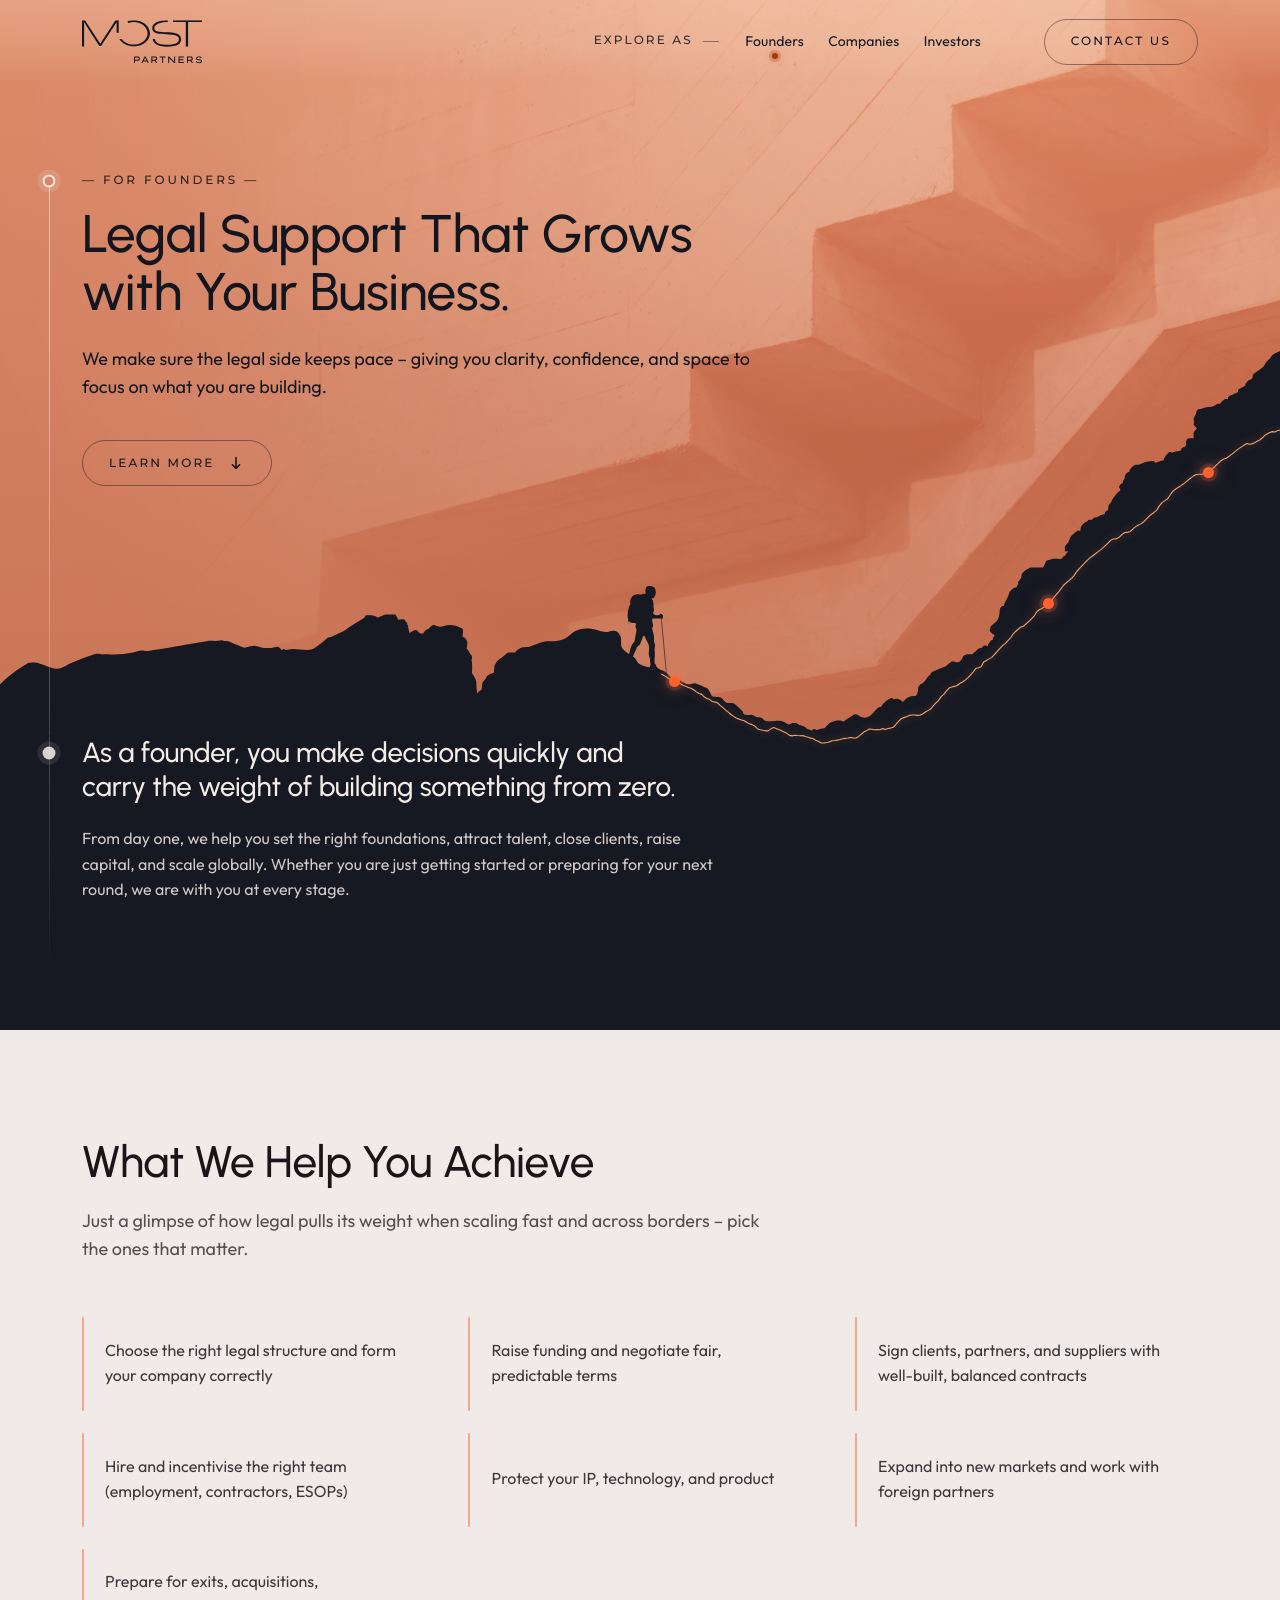
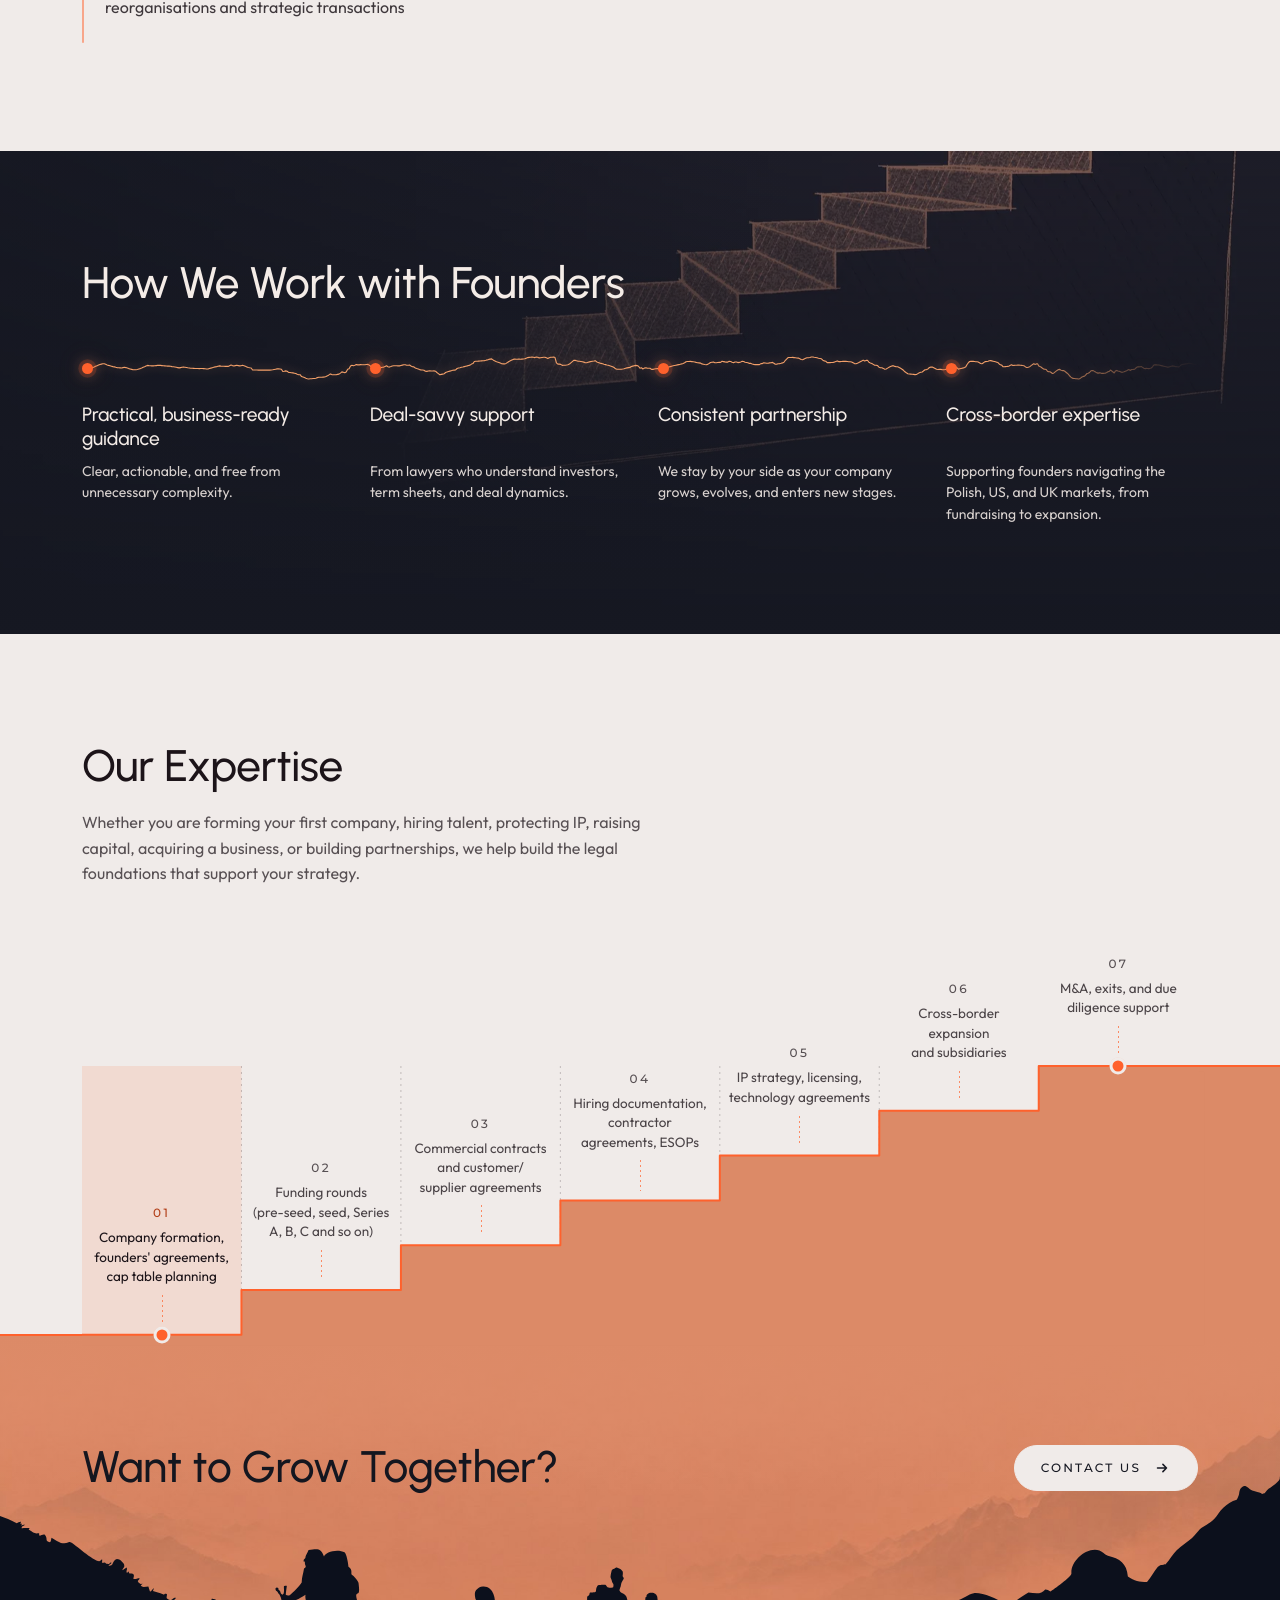
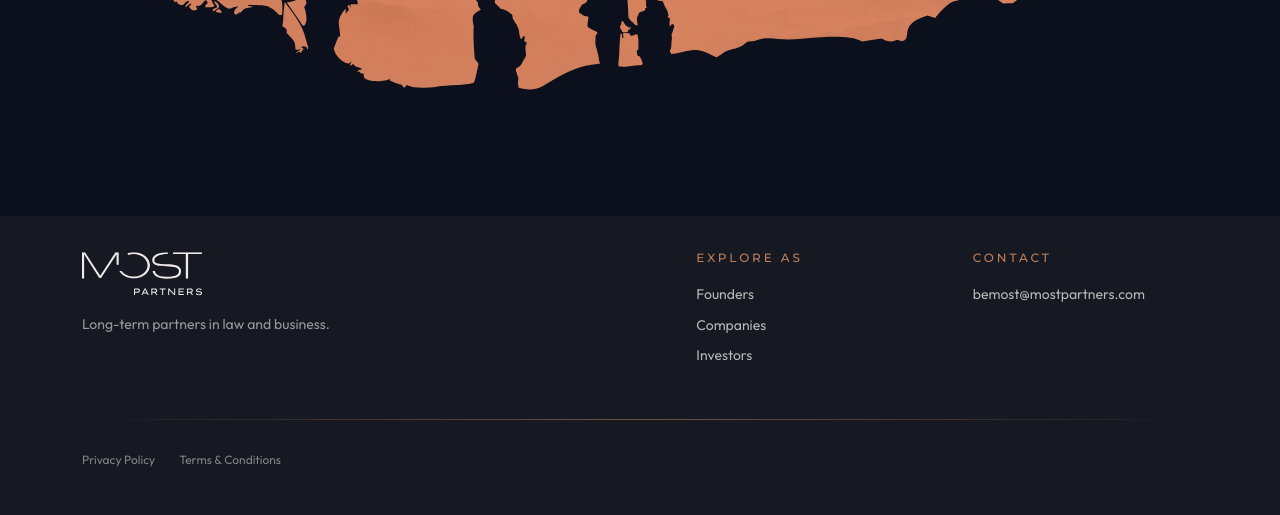
<file: for-founders.html>
<!doctype html>
<html lang="en">
  <head>
    <meta charset="utf-8" />
    <meta name="viewport" content="width=device-width, initial-scale=1" />
    <meta name="robots" content="noindex, nofollow, noarchive, nosnippet" />
    <meta name="googlebot" content="noindex, nofollow, noarchive, nosnippet" />
    <title>For Founders – MOST Partners</title>
    <meta name="description" content="Legal support that grows with your business – for founders building from zero." />
    <link rel="icon" href="favicon.svg" type="image/svg+xml" />
    <meta property="og:type" content="website" />
    <meta property="og:site_name" content="MOST Partners" />
    <meta property="og:title" content="For Founders – MOST Partners" />
    <meta property="og:description" content="Legal support that grows with your business – for founders building from zero." />
    <meta property="og:image" content="og-image.jpg" />
    <meta name="twitter:card" content="summary_large_image" />
    <link rel="preconnect" href="https://fonts.googleapis.com" />
    <link rel="preconnect" href="https://fonts.gstatic.com" crossorigin />
    <link rel="preload" as="style" href="https://fonts.googleapis.com/css2?family=Montserrat:wght@500&family=Outfit:wght@400;500&family=Urbanist:wght@500;600&display=swap" onload="this.onload=null;this.rel='stylesheet'" />
    <noscript><link href="https://fonts.googleapis.com/css2?family=Montserrat:wght@500&family=Outfit:wght@400;500&family=Urbanist:wght@500;600&display=swap" rel="stylesheet" /></noscript>
    <link rel="stylesheet" href="styles.css" />
    <script src="script.js" defer></script>
  </head>
  <body class="page page--audience page--founders">
    <a class="skip-link" href="#main">Skip to content</a>
    <svg width="0" height="0" style="position:absolute" aria-hidden="true">
      <symbol id="most-logo" viewBox="0 0 160 58">
        <path d="M46.1176 16.6761V2.64803L25.4118 34.1921H23.0588L2.82353 2.64803V34.8539H0V0.000976562H4L24.2989 31.1793L44.6596 0.000976562H48.9412V16.6761H46.1176Z" />
        <path d="M138.405 2.42772L131.413 2.4491L121.412 2.42772V0.0454102H159.925V2.42772H141.47V34.8427H138.405V2.42772Z" />
        <path d="M87.1559 20.0227C87.3404 19.172 87.4367 18.2971 87.4367 17.4056C87.4367 9.129 79.0972 2.37804 68.8867 2.37804C66.4508 2.37804 64.0639 2.75627 61.7605 3.51911L60.5396 1.48402C63.2406 0.537788 66.1008 0.0513 69.122 0.0513C81.0285 0.0513 90.5527 7.75359 90.5527 17.4056C90.5527 18.2958 90.4723 19.1695 90.3177 20.0227C89.9974 21.7789 89.3585 23.4485 88.4513 24.9895C85.0152 30.8159 77.7155 34.8135 69.122 34.8135C60.5144 34.8135 53.1736 30.8324 49.7249 24.9895H52.7884C56.0147 29.4748 62.0161 32.488 68.8867 32.488C75.7447 32.488 81.7051 29.4608 84.9156 24.9895C86.001 23.4778 86.7709 21.8018 87.1559 20.0227Z" />
        <path d="M114.353 2.42674C103.316 2.42674 96.4705 5.99848 96.4705 10.5885C96.4705 12.9579 97.7646 13.8238 99.8823 14.7797C103.059 16.2135 109.077 15.9515 113.059 16.1032C117.559 16.2554 122.736 16.3607 127.059 18.0885C129.412 19.0289 132.118 21.7293 132.118 24.7061C132.118 31.3238 128.782 35.1841 112.507 35.1841C95.8823 35.1841 94.4705 26.6914 94.1924 25.037H97.2513C97.7646 27.4635 99.1764 32.7576 112.507 32.7576C127.16 32.7576 129.294 29.0076 129.294 24.7061C129.294 22.6106 126.823 21.1216 125.294 20.4047C122.458 19.0753 117.167 18.7332 112.823 18.5297C108.689 18.3779 102.353 18.6042 98.4216 17.0114C95.8051 15.9512 93.647 13.787 93.647 10.5747C93.647 3.75027 101.951 0.000274658 114.353 0.000274658" />
        <path d="M69.4116 57.1026V48.4098H74.4208C74.9271 48.4098 75.3884 48.5299 75.8048 48.77C76.2294 49.0018 76.5682 49.3205 76.8213 49.7262C77.0745 50.1318 77.201 50.583 77.201 51.0798C77.201 51.6013 77.0622 52.0774 76.7846 52.5079C76.507 52.9301 76.1396 53.2695 75.6823 53.5262C75.2251 53.7745 74.7229 53.8987 74.1759 53.8987H70.7343V57.1026H69.4116ZM70.7343 52.6072H74.0534C74.3637 52.6072 74.6495 52.5368 74.9107 52.3961C75.1802 52.2554 75.3925 52.0691 75.5476 51.8373C75.7109 51.6055 75.7926 51.353 75.7926 51.0798C75.7926 50.8231 75.7109 50.5913 75.5476 50.3843C75.3925 50.1774 75.1802 50.0118 74.9107 49.8876C74.6495 49.7634 74.3637 49.7013 74.0534 49.7013H70.7343V52.6072Z" />
        <path d="M79.1814 57.1026L83.37 48.4098H84.9132L89.0773 57.1026H87.6199L84.7417 51.117C84.6682 50.9597 84.5948 50.8066 84.5213 50.6575C84.4478 50.5085 84.3743 50.3595 84.3008 50.2105C84.2355 50.0615 84.1702 49.9042 84.1049 49.7386C84.0395 49.573 83.9742 49.3909 83.9089 49.1922L84.3008 49.1798C84.2273 49.3785 84.1538 49.5647 84.0804 49.7386C84.015 49.9124 83.9456 50.078 83.8721 50.2353C83.7987 50.3926 83.7252 50.5499 83.6517 50.7072C83.5782 50.8562 83.5047 51.0094 83.4312 51.1667L80.5776 57.1026H79.1814ZM81.0062 55.066L81.5329 53.7745H86.6156L86.8238 55.066H81.0062Z" />
        <path d="M92.4354 57.1026V48.4098H97.4446C97.9509 48.4098 98.4122 48.5299 98.8286 48.77C99.2532 49.0018 99.592 49.3205 99.8451 49.7262C100.098 50.1318 100.225 50.583 100.225 51.0798C100.225 51.6013 100.086 52.0774 99.8084 52.5079C99.5308 52.9301 99.1634 53.2695 98.7061 53.5262C98.2489 53.7745 97.7467 53.8987 97.1997 53.8987H93.7582V57.1026H92.4354ZM99.0736 57.1026L96.1587 53.1785L97.5671 52.868L100.727 57.1151L99.0736 57.1026ZM93.7582 52.6072H97.0772C97.3875 52.6072 97.6733 52.5368 97.9345 52.3961C98.204 52.2554 98.4163 52.0691 98.5714 51.8373C98.7347 51.6055 98.8164 51.353 98.8164 51.0798C98.8164 50.8231 98.7347 50.5913 98.5714 50.3843C98.4163 50.1774 98.204 50.0118 97.9345 49.8876C97.6733 49.7634 97.3875 49.7013 97.0772 49.7013H93.7582V52.6072Z" />
        <path d="M106.829 57.1026V49.7013H103.571V48.4098H111.483V49.7013H108.152V57.1026H106.829Z" />
        <path d="M114.933 57.1026V48.4098H116.243L123.2 55.5255L123.127 55.6373C123.086 55.3889 123.049 55.124 123.016 54.8425C122.992 54.5527 122.971 54.2588 122.955 53.9608C122.939 53.6545 122.922 53.3482 122.906 53.0419C122.898 52.7273 122.89 52.4209 122.882 52.1229C122.882 51.8249 122.882 51.5392 122.882 51.266V48.4098H124.204V57.1026H122.869L115.999 50.2477L116.011 50.0739C116.027 50.2229 116.043 50.4009 116.06 50.6079C116.076 50.8148 116.096 51.0384 116.121 51.2785C116.145 51.5185 116.166 51.7669 116.182 52.0236C116.207 52.2719 116.223 52.5244 116.231 52.7811C116.248 53.0294 116.256 53.2654 116.256 53.4889V57.1026H114.933Z" />
        <path d="M128.664 57.1026V48.4098H135.779V49.7013H129.986V55.8111H135.779V57.1026H128.664ZM129.386 53.2902V51.9987H135.106V53.2902H129.386Z" />
        <path d="M139.966 57.1026V48.4098H144.975C145.482 48.4098 145.943 48.5299 146.359 48.77C146.784 49.0018 147.123 49.3205 147.376 49.7262C147.629 50.1318 147.756 50.583 147.756 51.0798C147.756 51.6013 147.617 52.0774 147.339 52.5079C147.061 52.9301 146.694 53.2695 146.237 53.5262C145.78 53.7745 145.277 53.8987 144.73 53.8987H141.289V57.1026H139.966ZM146.604 57.1026L143.689 53.1785L145.098 52.868L148.258 57.1151L146.604 57.1026ZM141.289 52.6072H144.608C144.918 52.6072 145.204 52.5368 145.465 52.3961C145.735 52.2554 145.947 52.0691 146.102 51.8373C146.265 51.6055 146.347 51.353 146.347 51.0798C146.347 50.8231 146.265 50.5913 146.102 50.3843C145.947 50.1774 145.735 50.0118 145.465 49.8876C145.204 49.7634 144.918 49.7013 144.608 49.7013H141.289V52.6072Z" />
        <path d="M155.97 57.2268C155.358 57.2268 154.791 57.1647 154.268 57.0405C153.754 56.9164 153.28 56.7301 152.847 56.4817C152.423 56.2334 152.035 55.9188 151.684 55.5379L152.517 54.4203C153.047 54.975 153.586 55.3806 154.133 55.6373C154.689 55.8939 155.305 56.0222 155.983 56.0222C156.407 56.0222 156.815 55.9726 157.207 55.8732C157.599 55.7656 157.922 55.6083 158.175 55.4013C158.428 55.1861 158.555 54.917 158.555 54.5941C158.555 54.3872 158.485 54.2175 158.346 54.085C158.208 53.9525 158.024 53.8449 157.795 53.7621C157.575 53.6793 157.334 53.6131 157.073 53.5634C156.811 53.5137 156.558 53.4765 156.313 53.4517C156.077 53.4268 155.877 53.4061 155.713 53.3896C155.166 53.3151 154.668 53.2157 154.219 53.0915C153.778 52.9591 153.398 52.7935 153.08 52.5948C152.77 52.3961 152.529 52.1519 152.357 51.8621C152.194 51.5724 152.112 51.2371 152.112 50.8562C152.112 50.4506 152.206 50.0904 152.394 49.7758C152.59 49.453 152.86 49.1839 153.202 48.9687C153.554 48.7451 153.958 48.5754 154.415 48.4595C154.88 48.3436 155.383 48.2856 155.921 48.2856C156.493 48.2856 157.016 48.3436 157.489 48.4595C157.963 48.5754 158.383 48.7493 158.751 48.9811C159.126 49.2046 159.436 49.4819 159.681 49.8131L158.8 50.7941C158.571 50.5127 158.306 50.2767 158.003 50.0863C157.701 49.8876 157.371 49.7386 157.011 49.6392C156.66 49.5399 156.285 49.4902 155.885 49.4902C155.444 49.4902 155.048 49.5399 154.697 49.6392C154.346 49.7386 154.068 49.8793 153.864 50.0615C153.66 50.2353 153.558 50.4506 153.558 50.7072C153.558 50.9307 153.619 51.1212 153.741 51.2785C153.872 51.4358 154.052 51.5682 154.28 51.6758C154.509 51.7752 154.782 51.858 155.101 51.9242C155.427 51.9904 155.787 52.0484 156.179 52.0981C156.669 52.156 157.142 52.2305 157.599 52.3216C158.057 52.4127 158.465 52.541 158.824 52.7066C159.183 52.8639 159.469 53.0791 159.681 53.3523C159.894 53.6255 160 53.9815 160 54.4203C160 54.9832 159.832 55.4758 159.498 55.8981C159.163 56.3203 158.693 56.6473 158.089 56.8791C157.493 57.1109 156.787 57.2268 155.97 57.2268Z" />
      </symbol>
    </svg>

    <div class="scroll-progress" aria-hidden="true"></div>

    <header class="top-nav">
      <a class="wordmark" href="index.html" aria-label="MOST Partners home">
        <svg class="wordmark__logo" viewBox="0 0 160 58" role="img" aria-label="MOST Partners">
          <use href="#most-logo" />
        </svg>
      </a>


      <nav class="top-nav__menu top-nav__menu--right" aria-labelledby="nav-explore-as">
        <span class="top-nav__lead" id="nav-explore-as">explore as</span>
        <a href="for-founders.html" aria-current="page">Founders</a>
        <a href="for-companies.html">Companies</a>
        <a href="for-investors.html">Investors</a>
      </nav>

      <a class="nav-cta btn" href="contact.html">Contact us</a>

      <button class="icon-button" type="button" aria-label="Open menu" aria-expanded="false" aria-controls="mobile-menu">
        <span></span>
        <span></span>
      </button>
    </header>

    <div class="mobile-menu" id="mobile-menu" role="dialog" aria-modal="true" aria-label="Menu" hidden>
      <div class="mobile-menu__panel">
        <div class="mobile-menu__top">
          <a class="wordmark" href="index.html" aria-label="MOST Partners home">
            <svg class="wordmark__logo" viewBox="0 0 160 58" role="img" aria-label="MOST">
              <use href="#most-logo" />
            </svg>
          </a>
          <button class="close-button" type="button" aria-label="Close menu">
            <svg viewBox="0 0 24 24" aria-hidden="true">
              <path d="M6 6l12 12M18 6 6 18" />
            </svg>
          </button>
        </div>
        <nav class="mobile-menu__links" aria-label="Site pages">
          <div class="mobile-menu__group">
            <p class="mobile-menu__lead" id="mobile-menu-explore">explore as</p>
            <ul class="mobile-menu__audience" aria-labelledby="mobile-menu-explore">
              <li><a class="mobile-menu__route mobile-menu__route--founders" href="for-founders.html" aria-current="page">Founders</a></li>
              <li><a class="mobile-menu__route mobile-menu__route--companies" href="for-companies.html">Companies</a></li>
              <li><a class="mobile-menu__route mobile-menu__route--investors" href="for-investors.html">Investors</a></li>
            </ul>
          </div>
        </nav>
        <div class="mobile-menu__foot">
          <a class="mobile-menu__cta btn btn--solid" href="contact.html">
            <span>Contact us</span>
            <svg viewBox="0 0 20 20" aria-hidden="true"><path d="M5 10h10M11 6l4 4-4 4" fill="none" stroke="currentColor" stroke-width="1.7" stroke-linecap="round" stroke-linejoin="round" /></svg>
          </a>
          <div class="mobile-menu__contact">
            <a class="mobile-menu__mail" href="mailto:bemost@mostpartners.com">bemost@mostpartners.com</a>
          </div>
        </div>
        <div class="mobile-menu__ridge" aria-hidden="true">
          <img src="gora-bez-tla-2000px.svg" width="2000" height="850" alt="" decoding="async" />
        </div>
      </div>
    </div>

    <main id="main" tabindex="-1" class="audience-page">

      <!-- FOUNDERS SCENE (Figma 2795:1228): one terracotta sky, one ridge,
           one founder walking it. The ridge is a single Figma silhouette;
           its solid base runs straight into the intro block below, so the
           dark ground is continuous and the intro copy sits on the scene
           instead of inside a floating panel. -->
      <div class="fnd-scene">
        <section class="hero" aria-labelledby="hero-title">
          <div class="fnd-sky" aria-hidden="true"></div>
          <!-- the sky, and the fins of Companies looming in it as light and
               shade (styles.css) -->
          <div class="fnd-photo" aria-hidden="true"></div>
          <div class="hero-noise" aria-hidden="true"></div>
          <div class="scene-ground" aria-hidden="true"></div>

          <svg class="fnd-ridge" viewBox="0 0 1443 658" preserveAspectRatio="none" aria-hidden="true" focusable="false">
            <path class="fnd-ridge__land" d="M0 0C2.5 1.16667 7.7 3.7 8.5 4.5C9.5 5.5 10.5 8 12 9C13.5 10 16.5 13.5 17 15C17.5 16.5 20 19 21.5 20C23 21 30 25.5 30.5 27C30.9 28.2 31 29.8333 31 30.5L33.5 32.5L35.5 33L39 37V39L47 43.5L47.5 46.5C50.6667 47.8333 57.2 50.7 58 51.5C58.8 52.3 58.6667 53.5 58.5 54H62C63.3333 55 66.1 57.2 66.5 58C67 59 67.5 59.5 68.5 59.5C69.5 59.5 70.5 59.5 72 60.5C73.5 61.5 77 63 79 63C81 63 84 63.5 85.5 64C87 64.5 88.5 65.5 90.5 65.5C92.5 65.5 94.5 67.5 94.5 69.5C94.5 71.1 95.8333 73.1667 96.5 74C97 74.8333 97.8 76.9 97 78.5C96 80.5 98 82 97 83.5C96 85 94 86.5 94 87.5C94 88.5 95.5 89 96.5 90.5C97.5 92 97.5 92.5 97.5 94C97.5 95.5 97 98.5 97.5 98.5H103C103.5 98.6667 104.6 99.2 105 100C105.5 101 106 102 106 103C106 104 105 107 107.5 108C110 109 111 109.5 111.5 111L112 112.5C113.833 112.667 117.9 113.2 119.5 114C121.5 115 123 113.5 124.5 114C126 114.5 130.5 120 131.5 123.5C134.5 123.5 138.5 125.5 140 126C141.5 126.5 141 124 142.5 124C144 124 151 124.5 156.5 127C162 129.5 161.5 127.5 164.5 129C166.9 130.2 168.833 132.833 169.5 134V135.5C169.5 136.5 171.5 136.5 172 137C172.5 137.5 175 139.5 175 142C175 144 175.667 144.833 176 145C176.333 145.667 177.1 147.4 177.5 149C180 150 181.5 152.5 181.5 153.5C181.5 154.5 180 155 180 156C180 157 180 157.5 181.5 158.5C183 159.5 188.5 166 189.5 168.5C190.5 171 191 171.5 192.5 173C193.7 174.2 193.667 176.5 193.5 177.5C193.5 177.833 193.7 178.7 194.5 179.5C195.5 180.5 197.5 181.5 197.5 182.5V184C198.667 184 201.4 184.3 203 185.5C205 187 204.5 187 207.5 187.5C209.9 187.9 211.833 189.667 212.5 190.5C213.667 190.333 216.1 190.2 216.5 191C217 192 217.5 192 219.5 193C221.5 194 224 197 224.5 199C224.9 200.6 225 202 225 202.5H228.5C230.667 204.167 235.2 207.9 236 209.5C236.8 211.1 238 214.167 238.5 215.5L242.5 220V225.5L241.5 226L238.5 225.5C239 226.167 240.2 227.7 241 228.5C241.8 229.3 242 230.167 242 230.5C243 230.833 245.3 232.1 246.5 234.5C252 234.5 254.5 234 256.5 234.5C258.5 235 263.5 236 264 237.5C264.4 238.7 266.167 242.333 267 244H281.5C282.667 244.667 285.2 246.1 286 246.5C287 247 291.5 250.5 291.5 253C291.5 255 291.833 255.833 292 256L295.5 261L295 262.5C295.5 263.333 296.6 265.2 297 266C297.5 267 298.5 266.5 299.5 267C300.5 267.5 304.5 270 305.5 273.5C306.5 277 307 278 309 281.5C310.6 284.3 311.333 286.667 311.5 287.5H313C314 288.167 316 290 316 292C316 294.5 316.5 301 319 304C321.5 307 325 308.5 326 310.5C327 312.5 327.5 315.5 327 316C326.5 316.5 325 319 322 320C321.6 320.8 322.167 321.667 322.5 322C323 322.333 323.9 323.4 323.5 325C325.9 325.8 326.833 327.333 327 328L329 330.5V332.5C330.167 332.167 332.7 331.6 333.5 332C334.3 332.4 335.167 333.167 335.5 333.5L336 335C336.833 334.667 338.9 334.4 340.5 336C342.5 338 346.5 342 347.5 342C348.5 342 350.5 341.5 352.5 342C354.5 342.5 357 343.5 357.5 345C358 346.5 360.5 351 363.5 351C366.5 351 369.5 349.5 371 350.5C372.5 351.5 375 355 381.5 357.5C388 360 392.5 361.5 394 364C394.5 365.5 394.5 364.5 396 366C397.5 367.5 401 374 404 375C406.4 375.8 407.667 378.667 408 380C407.833 382.167 408.2 387 411 389C416 388.5 421 390.5 424.5 395C425.5 396 426 395 427 394C427.8 393.2 430.333 392.333 431.5 392C432.167 392 433.8 392.1 435 392.5C436.5 393 436.74 390.5 439 391.5C441.26 392.5 447.5 396.5 449.5 401C451.9 401 453.167 402 453.5 402.5C456.833 405.833 462 412.333 465 413C469.5 414 473 412.5 474.5 411.5C475.667 410.333 478.7 408.5 481.5 410.5C485 413 489.5 415.5 491.5 417.5C492.5 418.5 494 416.5 495.5 416.5C497 416.5 505 416 510 421.5C515 427 514 425 516 425.5C518 426 519 426 521 427C521.8 427.4 522.667 427.167 523 427C523 426.833 523.3 426.5 524.5 426.5C525.7 426.5 527 426.833 527.5 427L527 428.5C527.5 428.167 528.8 427.4 530 427L533 426C533.5 425.5 534.8 424.3 536 423.5C537.2 422.7 540.5 421.833 542 421.5L545 419.5H550L551.5 420.5L554.5 421C556 419.833 559.7 417.4 562.5 417C565.3 416.6 568.333 416.833 569.5 417L574.5 417.5C576.167 417.5 579.8 417.3 581 416.5C582.2 415.7 582.833 414.833 583 414.5C583.667 414 585.6 413 588 413C591 413 594.5 410 596 410C597.5 410 598.5 411 602.5 410C606.5 409 604 408 606 406C608.667 403.167 614.5 397.4 616.5 397C619 396.5 621.5 397.5 624 396.5C626.5 395.5 629 390 632.5 390C636 390 640 390 640.5 389C641 388 644.5 380.5 646 380C647.5 379.5 657.5 374.5 660 374.5C662.5 374.5 665.5 376.5 668.5 375.5C671.5 374.5 676.5 370.5 678.5 370.5H685C687.167 366.833 693 359.5 699 359.5H707.5C707.333 358.5 707.7 356.5 710.5 356.5C714 356.5 723 353.5 724.5 350.5C726 347.5 728 344.5 730 344C731.5 342.5 732.5 341.5 733.5 341.5C734.5 341.5 742 336 742.5 333C743 330 742.5 323.5 743.5 321.5C744.5 319.5 747 314 752.5 315.5C754.323 315.997 756.266 316.395 758.059 316.705C761.6 317.2 765.4 316.1 769 314.9C775.5 312.8 782.4 312.2 789 313.6C793.8 314.6 797.1 317 800.5 320.1C805.2 324.3 809.8 326.2 815.5 326.9C821.9 327.7 827.6 326.4 833.5 328.6C838.4 330.4 842.2 332.1 846 333.5C847.5 333.667 851 334 853 334C855.5 334 861 337 862 340C867 340 870 339.5 872.5 341.5C875 343.5 877.5 346 879.5 347C881.5 348 885 353 885.5 355.5C885.9 357.5 886 361 886 362.5C888.167 363.333 892.7 365.2 893.5 366C894.3 366.8 895.5 369 896 370C897.167 371 899.5 373.6 899.5 376C899.5 378.4 899.833 380.667 900 381.5C901.333 382.333 904.2 384.5 905 386.5C906 379.5 906 375.5 906 373C906 371 909.333 365.5 911 363C910.667 359.333 910.3 351.4 911.5 349C910.3 345.8 911 343.667 911.5 343L914 340V339L917 335.5C916.5 333.5 915.7 329.1 916.5 327.5C917.5 325.5 917.5 323.5 921.5 322.5C921 315.5 921 314.5 921.5 313.5C922 312.5 930 308.5 936.5 309C943 309.5 943 311 946.5 311C950 311 953 308.5 954.5 309C956 309.5 957.5 311 960 313.5C963.5 314 965 317.5 966 318.5C967.333 318.667 970.2 318.6 971 317C972 315 974 313.5 976.5 315L981.5 318C981.833 316.167 982.6 312.3 983 311.5C982.2 310.3 983.333 308.667 984 308C983.833 307.333 983.9 305.9 985.5 305.5C987 302.5 987 302.5 989 302.5C990.6 302.5 993.333 302.833 994.5 303C994.5 302.5 994.7 301.2 995.5 300C996.5 298.5 996.5 297 998 297H1007.5C1010.5 297 1012.5 299 1015.5 300C1018.5 301 1018 299.5 1020 299C1022 298.5 1023.5 298 1025.5 298H1030.5L1032 300.5C1034.83 302.333 1041.2 306.4 1044 308C1047.5 310 1050 311.5 1052 313.5C1054 315.5 1065 320 1068 321.5C1071 323 1073 322.5 1074 323.5C1075 324.5 1086.5 335 1092 336.5C1097.5 338 1109.5 335.5 1113 336C1115.8 336.4 1119.17 336.833 1120.5 337C1121.33 336.667 1123.2 336.1 1124 336.5C1124.8 336.9 1125.67 337 1126 337C1126.17 336.5 1126.7 335.4 1127.5 335C1128.5 334.5 1128.5 333 1130.5 333.5C1132.1 333.9 1134.5 334.333 1135.5 334.5C1138.17 334.833 1144.3 335.3 1147.5 334.5C1151.5 333.5 1155 332 1158 332.5C1160.4 332.9 1165.33 334 1167.5 334.5C1171.83 332.833 1181.1 329.2 1183.5 328C1185.9 326.8 1188.83 326.833 1190 327L1193 326L1200 327C1202.33 326.833 1207.4 326.6 1209 327C1211 327.5 1267.5 337 1274 338C1280.5 339 1282 336.5 1288 338.5C1294 340.5 1302 341.5 1308.5 342C1315 342.5 1322.5 341.5 1326 342C1329.5 342.5 1332 340.5 1336.5 342C1341 343.5 1360 350 1369 355C1376.2 359 1382 358.333 1384 357.5C1388.67 355.833 1398.7 352.3 1401.5 351.5C1404.3 350.7 1408.67 351.167 1410.5 351.5C1416.5 354.667 1431.3 363.9 1442.5 375.5H1443V658H0V0Z" />
            <!-- The wanderer, stepping off the outcrop towards the summit. It is
                 drawn facing left because the whole ridge is mirrored on screen; it
                 takes the land's colour, so where it meets the rock it is one
                 silhouette with it. Drawn the size of the climbers on Home (a
                 person about 95px tall at 1440), scaled about his lower foot. -->
            <g class="fnd-ridge__wanderer" transform="translate(682.85 259.92) scale(0.28)" fill="currentColor">
              <path d="M 53.50 356.50 C 54.51 355.74 59.47 353.69 61.25 352.50 C 63.03 351.31 66.34 348.41 67.75 347.00 C 69.16 345.59 71.69 342.78 72.50 341.25 C 73.31 339.72 73.50 336.09 74.25 334.75 C 75.00 333.41 77.88 331.69 78.50 330.50 C 79.12 329.31 79.16 328.16 79.25 325.25 C 79.34 322.34 79.34 309.88 79.25 307.25 C 79.16 304.62 78.62 307.06 78.50 304.25 C 78.38 301.44 78.12 288.69 78.25 284.75 C 78.38 280.81 79.62 276.25 79.50 272.75 C 79.38 269.25 77.06 260.56 77.25 256.75 C 77.44 252.94 80.34 247.31 81.00 242.25 C 81.66 237.19 81.47 223.00 82.50 216.25 C 83.53 209.50 88.41 192.00 89.25 188.25 C 90.09 184.50 89.72 187.34 89.25 186.25 C 88.78 185.16 85.97 181.09 85.50 179.50 C 85.03 177.91 85.25 175.16 85.50 173.50 C 85.75 171.84 87.03 168.66 87.50 166.25 C 87.97 163.84 89.22 156.31 89.25 154.25 C 89.28 152.19 88.38 150.50 87.75 149.75 C 87.12 149.00 89.28 148.38 84.25 148.25 C 79.22 148.12 52.31 149.12 47.50 148.75 C 42.69 148.38 45.97 146.53 45.75 145.25 C 45.53 143.97 45.66 139.81 45.75 138.50 C 45.84 137.19 45.53 135.84 46.50 134.75 C 47.47 133.66 52.19 130.31 53.50 129.75 C 54.81 129.19 56.12 129.78 57.00 130.25 C 57.88 130.72 59.50 132.78 60.50 133.50 C 61.50 134.22 63.78 135.72 65.00 136.00 C 66.22 136.28 68.53 136.06 70.25 135.75 C 71.97 135.44 77.16 134.03 78.75 133.50 C 80.34 132.97 82.31 131.97 83.00 131.50 C 83.69 131.03 84.06 130.66 84.25 129.75 C 84.44 128.84 84.84 126.34 84.50 124.25 C 84.16 122.16 81.62 115.78 81.50 113.00 C 81.38 110.22 83.25 104.91 83.50 102.00 C 83.75 99.09 83.22 92.16 83.50 89.75 C 83.78 87.34 85.50 84.34 85.75 82.75 C 86.00 81.16 85.03 78.28 85.50 77.00 C 85.97 75.72 88.91 73.44 89.50 72.50 C 90.09 71.56 90.31 70.16 90.25 69.50 C 90.19 68.84 89.91 67.81 89.00 67.25 C 88.09 66.69 84.06 65.59 83.00 65.00 C 81.94 64.41 81.53 64.41 80.50 62.50 C 79.47 60.59 75.41 52.88 74.75 49.75 C 74.09 46.62 74.97 40.09 75.25 37.50 C 75.53 34.91 76.56 30.47 77.00 29.00 C 77.44 27.53 78.12 26.56 78.75 25.75 C 79.38 24.94 80.53 23.41 82.00 22.50 C 83.47 21.59 89.06 19.09 90.50 18.50 C 91.94 17.91 91.69 17.78 93.50 17.75 C 95.31 17.72 102.59 17.62 105.00 18.25 C 107.41 18.88 111.47 21.34 112.75 22.75 C 114.03 24.16 114.81 27.22 115.25 29.50 C 115.69 31.78 116.38 38.81 116.25 41.00 C 116.12 43.19 114.28 46.00 114.25 47.00 C 114.22 48.00 114.88 48.78 116.00 49.00 C 117.12 49.22 121.78 48.69 123.25 48.75 C 124.72 48.81 126.53 49.03 127.75 49.50 C 128.97 49.97 130.38 52.31 133.00 52.50 C 135.62 52.69 145.25 50.81 148.75 51.00 C 152.25 51.19 158.88 53.28 161.00 54.00 C 163.12 54.72 164.72 55.97 165.75 56.75 C 166.78 57.53 168.06 58.59 169.25 60.25 C 170.44 61.91 174.19 67.47 175.25 70.00 C 176.31 72.53 177.59 78.00 177.75 80.50 C 177.91 83.00 175.97 87.59 176.50 90.00 C 177.03 92.41 180.91 96.62 182.00 99.75 C 183.09 102.88 184.59 112.47 185.25 115.00 C 185.91 117.53 187.00 117.94 187.25 120.00 C 187.50 122.06 187.12 128.97 187.25 131.50 C 187.38 134.03 188.41 138.09 188.25 140.25 C 188.09 142.41 186.38 146.50 186.00 148.75 C 185.62 151.00 185.53 156.72 185.25 158.25 C 184.97 159.78 184.34 160.59 183.75 161.00 C 183.16 161.41 181.72 160.97 180.50 161.50 C 179.28 162.03 175.66 164.56 174.00 165.25 C 172.34 165.94 169.34 166.72 167.25 167.00 C 165.16 167.28 158.78 167.28 157.25 167.50 C 155.72 167.72 155.38 168.03 155.00 168.75 C 154.62 169.47 154.16 172.12 154.25 173.25 C 154.34 174.38 155.53 176.53 155.75 177.75 C 155.97 178.97 156.41 181.06 156.00 183.00 C 155.59 184.94 152.94 191.38 152.50 193.25 C 152.06 195.12 151.62 192.53 152.50 198.00 C 153.38 203.47 158.28 231.31 159.50 237.00 C 160.72 242.69 161.06 241.53 162.25 243.50 C 163.44 245.47 167.41 250.06 169.00 252.75 C 170.59 255.44 173.72 261.56 175.00 265.00 C 176.28 268.44 178.53 277.25 179.25 280.25 C 179.97 283.25 180.25 287.12 180.75 289.00 C 181.25 290.88 182.81 293.47 183.25 295.25 C 183.69 297.03 183.62 301.19 184.25 303.25 C 184.88 305.31 187.56 310.12 188.25 311.75 C 188.94 313.38 189.27 314.98 189.80 316.30 C 190.33 317.62 191.97 321.09 192.50 322.30 C 193.03 323.51 194.50 325.41 194.00 326.00 C 193.50 326.59 190.46 327.06 188.50 327.00 C 186.54 326.94 181.24 325.81 178.30 325.50 C 175.36 325.19 167.16 324.84 165.00 324.50 C 162.84 324.16 161.38 323.29 161.00 322.80 C 160.62 322.31 161.41 321.33 162.00 320.60 C 162.59 319.88 164.95 318.00 165.70 317.00 C 166.45 316.00 167.74 313.85 168.00 312.60 C 168.26 311.35 168.19 309.01 167.75 307.00 C 167.31 304.99 166.16 300.38 164.50 296.50 C 162.84 292.62 156.25 280.03 154.50 276.00 C 152.75 271.97 152.25 266.88 150.50 264.25 C 148.75 261.62 142.25 256.81 140.50 255.00 C 138.75 253.19 138.16 253.62 136.50 249.75 C 134.84 245.88 128.78 227.75 127.25 224.00 C 125.72 220.25 124.94 220.44 124.25 219.75 C 123.56 219.06 122.50 218.16 121.75 218.50 C 121.00 218.84 119.31 220.50 118.25 222.50 C 117.19 224.50 114.75 231.34 113.25 234.50 C 111.75 237.66 107.59 244.84 106.25 247.75 C 104.91 250.66 103.09 254.97 102.50 257.75 C 101.91 260.53 101.47 266.00 101.50 270.00 C 101.53 274.00 102.81 285.88 102.75 289.75 C 102.69 293.62 101.66 298.25 101.00 301.00 C 100.34 303.75 97.91 309.47 97.50 311.75 C 97.09 314.03 97.97 316.72 97.75 319.25 C 97.53 321.78 95.97 329.78 95.75 332.00 C 95.53 334.22 95.77 335.75 96.00 337.00 C 96.23 338.25 97.10 340.66 97.60 342.00 C 98.10 343.34 99.95 346.54 100.00 347.70 C 100.05 348.86 99.06 350.57 98.00 351.30 C 96.94 352.03 93.62 352.84 91.50 353.50 C 89.38 354.16 83.88 355.79 81.00 356.60 C 78.12 357.41 71.19 359.39 68.50 360.00 C 65.81 360.61 61.21 361.43 59.50 361.50 C 57.79 361.57 55.59 360.96 54.80 360.60 C 54.01 360.24 53.36 359.11 53.20 358.60 C 53.04 358.09 52.49 357.26 53.50 356.50 Z" />
              <path d="M 184.2 157.5 Q 185.0 164.0 182.4 172.0" fill="none" stroke="currentColor" stroke-width="1.15" stroke-linecap="round" />
              <path d="M 52.44 144 L 31.02 377" fill="none" stroke="currentColor" stroke-width="2.4" stroke-linecap="round" />
            </g>
          </svg>

          <!-- The founder's route (the meeting of 25.10): the growth line of
               the other pages, starting here at the founder - from his feet on
               the outcrop down the saddle in the land's rhythm and up the far
               slope, always in the land, never in the sky. Built as the
               Companies and Investors trail is (docs/tools/fnd-trail.py); it
               shares the ridge's box, so it stays on the terrain at every
               width. -->
          <div class="hz-trail fnd-trail" aria-hidden="true">
            <svg class="hz-trail__svg js-draw" viewBox="0 0 1443 658" preserveAspectRatio="none" focusable="false">
              <path class="hz-trail__path" d="M746.0 364.3 749.0 366.0 752.0 368.1 755.0 369.7 758.0 371.2 761.0 372.8 764.0 374.1 767.0 375.0 770.0 376.8 773.0 377.9 776.0 379.3 779.0 380.2 782.0 381.9 785.0 384.3 788.0 386.0 791.0 387.1 794.0 390.0 797.0 391.7 800.0 393.0 803.0 395.1 806.0 395.8 809.0 396.7 812.0 399.8 815.0 402.1 818.0 404.9 821.0 407.1 824.0 409.8 827.0 411.9 830.0 413.7 833.0 415.0 836.0 415.9 839.0 416.9 842.0 418.9 845.0 420.2 848.0 421.2 851.0 423.0 854.0 426.1 857.0 426.9 860.0 427.6 863.0 428.2 866.0 428.2 869.0 426.0 872.0 424.5 875.0 425.5 878.0 426.6 881.0 428.0 884.0 429.4 887.0 431.0 890.0 433.3 893.0 433.9 896.0 433.1 899.0 433.5 902.0 433.7 905.0 433.6 908.0 434.6 911.0 435.5 914.0 436.4 917.0 437.2 920.0 439.2 923.0 440.2 926.0 441.9 929.0 441.8 932.0 441.4 935.0 440.8 938.0 439.3 941.0 439.1 944.0 438.7 947.0 438.0 950.0 437.2 953.0 436.7 956.0 436.3 959.0 435.7 962.0 436.2 965.0 436.3 968.0 434.5 971.0 432.0 974.0 429.3 977.0 428.0 980.0 426.2 983.0 426.4 986.0 426.9 989.0 426.7 992.0 426.9 995.0 425.7 998.0 426.6 1001.0 425.5 1004.0 425.1 1007.0 424.2 1010.0 420.9 1013.0 417.5 1016.0 414.6 1019.0 413.3 1022.0 412.3 1025.0 410.8 1028.0 410.4 1031.0 410.3 1034.0 410.8 1037.0 410.6 1040.0 409.2 1043.0 407.3 1046.0 405.4 1049.0 403.7 1052.0 400.1 1055.0 396.8 1058.0 394.1 1061.0 389.7 1064.0 387.1 1067.0 383.2 1070.0 380.0 1073.0 378.8 1076.0 378.1 1079.0 377.1 1082.0 374.8 1085.0 373.1 1088.0 371.0 1091.0 368.5 1094.0 365.3 1097.0 361.9 1100.0 358.0 1103.0 357.1 1106.0 355.9 1109.0 350.5 1112.0 348.8 1115.0 347.1 1118.0 345.4 1121.0 342.3 1124.0 338.9 1127.0 335.5 1130.0 332.3 1133.0 330.2 1136.0 326.9 1139.0 323.8 1142.0 319.3 1145.0 316.2 1148.0 313.4 1151.0 311.1 1154.0 310.0 1157.0 307.3 1160.0 304.7 1163.0 301.8 1166.0 298.5 1169.0 293.6 1172.0 291.5 1175.0 289.9 1178.0 288.1 1181.0 285.8 1184.0 282.7 1187.0 279.2 1190.0 275.6 1193.0 272.2 1196.0 268.1 1199.0 264.1 1202.0 261.3 1205.0 258.8 1208.0 256.2 1211.0 252.9 1214.0 248.4 1217.0 245.0 1220.0 241.9 1223.0 238.8 1226.0 235.7 1229.0 233.0 1232.0 230.8 1235.0 228.6 1238.0 226.2 1241.0 223.9 1244.0 221.4 1247.0 218.5 1250.0 215.6 1253.0 212.7 1256.0 211.9 1259.0 211.5 1262.0 209.7 1265.0 206.8 1268.0 204.6 1271.0 204.5 1274.0 203.5 1277.0 200.8 1280.0 198.3 1283.0 196.5 1286.0 194.9 1289.0 192.8 1292.0 189.7 1295.0 186.6 1298.0 184.1 1301.0 182.0 1304.0 179.4 1307.0 174.6 1310.0 170.9 1313.0 169.0 1316.0 166.8 1319.0 162.6 1322.0 158.2 1325.0 155.8 1328.0 153.9 1331.0 152.1 1334.0 150.0 1337.0 147.6 1340.0 145.2 1343.0 142.7 1346.0 140.5 1349.0 139.2 1352.0 139.0 1355.0 138.9 1358.0 138.2 1361.0 137.0 1364.0 134.9 1367.0 132.6 1370.0 129.9 1373.0 127.0 1376.0 124.0 1379.0 122.1 1382.0 120.9 1385.0 119.2 1388.0 116.8 1391.0 114.5 1394.0 112.1 1397.0 109.8 1400.0 107.8 1402.9 106.0 1405.7 104.2 1408.6 105.2 1411.5 104.7 1414.3 103.5 1417.2 101.8 1420.1 100.3 1422.9 98.1 1425.8 95.1 1428.7 93.4 1431.5 91.9 1434.4 90.9 1437.3 91.3 1440.1 90.0 1443.0 89.1" />
            </svg>
            <span class="hz-trail__point" style="--x: 52.67%; --y: 56.57%"></span>
            <span class="hz-trail__point" style="--x: 81.91%; --y: 43.27%"></span>
            <span class="hz-trail__point" style="--x: 94.39%; --y: 20.71%"></span>
          </div>

          <span class="scene-spine scene-spine--hero" aria-hidden="true"></span>

          <div class="hero-content">
            <p class="eyebrow reveal">for founders</p>
            <h1 class="hero-title reveal" id="hero-title">
              Legal Support That Grows <br>with Your&nbsp;Business.
            </h1>
            <p class="hero-tagline reveal">
              We make sure the legal side keeps pace&nbsp;– giving you clarity, confidence, and space to focus on what you are&nbsp;building.
            </p>
            <a class="primary-cta btn reveal" href="#what-we-help">
              <span>Learn more</span>
              <svg viewBox="0 0 20 20" aria-hidden="true">
                <path d="M10 4v12M6 12l4 4 4-4" />
              </svg>
            </a>
          </div>
        </section>

        <section class="scene-intro" aria-label="For founders – introduction">
          <span class="scene-spine scene-spine--intro" aria-hidden="true"></span>
          <div class="scene-intro__inner">
            <p class="scene-intro__lead io-reveal">
              As a founder, you make decisions quickly and carry the weight of building something from&nbsp;zero.
            </p>
            <p class="scene-intro__body io-reveal">
              From day one, we help you set the right foundations, attract talent, close clients, raise capital, and scale&nbsp;globally. Whether you are just getting started or preparing for your next round, we are with you at every&nbsp;stage.
            </p>
          </div>
        </section>
      </div>

      <!-- WHAT WE HELP YOU ACHIEVE: the Figma list, a rule beside each point -->
      <section class="aud-help" id="what-we-help" aria-labelledby="aud-help-title">
        <header class="aud-help__head">
          <h2 class="aud-help__title" id="aud-help-title">What We Help You Achieve</h2>
          <p class="aud-help__lede">Just a glimpse of how legal pulls its weight when scaling fast and across borders&nbsp;– pick the ones that&nbsp;matter.</p>
        </header>
        <ul class="aud-help__grid">
          <li class="aud-help__item">
            <span class="aud-help__rule" aria-hidden="true"></span>
            <p>Choose the right legal structure and form your company&nbsp;correctly</p>
          </li>
          <li class="aud-help__item">
            <span class="aud-help__rule" aria-hidden="true"></span>
            <p>Raise funding and negotiate fair, predictable&nbsp;terms</p>
          </li>
          <li class="aud-help__item">
            <span class="aud-help__rule" aria-hidden="true"></span>
            <p>Sign clients, partners, and suppliers with well-built, balanced&nbsp;contracts</p>
          </li>
          <li class="aud-help__item">
            <span class="aud-help__rule" aria-hidden="true"></span>
            <p>Hire and incentivise the right team (employment, contractors,&nbsp;ESOPs)</p>
          </li>
          <li class="aud-help__item">
            <span class="aud-help__rule" aria-hidden="true"></span>
            <p>Protect your IP, technology, and&nbsp;product</p>
          </li>
          <li class="aud-help__item">
            <span class="aud-help__rule" aria-hidden="true"></span>
            <p>Expand into new markets and work with foreign&nbsp;partners</p>
          </li>
          <li class="aud-help__item">
            <span class="aud-help__rule" aria-hidden="true"></span>
            <p>Prepare for exits, acquisitions, reorganisations and strategic&nbsp;transactions</p>
          </li>
        </ul>
      </section>

      <!-- HOW WE WORK: on the scene's ground, with a sketch of a flight of
           steps as the section's backdrop (24.11): the hero's stairs in other
           lines, drawn in terracotta chalk. The roof's diagrid it had is the
           preview ?hww=diagrid, loaded only then; the points sit on one
           trail. -->
      <section class="aud-work aud-work--founders" aria-labelledby="aud-work-title">
        <div class="aud-work__photo aud-work__photo--sketch" aria-hidden="true">
          <img src="hww-founders-sketch.webp" srcset="hww-founders-sketch-640.webp 640w, hww-founders-sketch-1024.webp 1024w, hww-founders-sketch.webp 1920w" sizes="(min-width: 1024px) 1920px, (min-width: 640px) 100vw, 120vw" width="1920" height="1200" alt="" loading="lazy" decoding="async" />
        </div>
        <div class="aud-work__photo aud-work__photo--diagrid" aria-hidden="true">
          <img src="fnd-stock-s3.webp" srcset="fnd-stock-s3-640.webp 640w, fnd-stock-s3-1024.webp 1024w, fnd-stock-s3-1440.webp 1440w, fnd-stock-s3.webp 1920w" sizes="(min-width: 1024px) 1920px, (min-width: 640px) 100vw, 120vw" width="1920" height="1200" alt="" loading="lazy" decoding="async" />
        </div>
        <header class="aud-work__head">
          <h2 class="aud-work__title" id="aud-work-title">How We Work with Founders</h2>
        </header>
        <ul class="hww">
          <li class="hww__item io-reveal">
            <span class="hww__dot" aria-hidden="true"></span>
            <h3 class="hww__name">Practical, business-ready guidance</h3>
            <p class="hww__copy">Clear, actionable, and free from unnecessary complexity.</p>
          </li>

          <li class="hww__item io-reveal">
            <span class="hww__dot" aria-hidden="true"></span>
            <h3 class="hww__name">Deal-savvy support</h3>
            <p class="hww__copy">From lawyers who understand investors, term sheets, and deal dynamics.</p>
          </li>

          <li class="hww__item io-reveal">
            <span class="hww__dot" aria-hidden="true"></span>
            <h3 class="hww__name">Consistent partnership</h3>
            <p class="hww__copy">We stay by your side as your company grows, evolves, and enters new stages.</p>
          </li>

          <li class="hww__item io-reveal">
            <span class="hww__dot" aria-hidden="true"></span>
            <h3 class="hww__name">Cross-border expertise</h3>
            <p class="hww__copy">Supporting founders navigating the Polish, US, and UK markets, from fundraising to expansion.</p>
          </li>
        </ul>
      </section>

      <!-- OUR EXPERTISE: the copy beside the rail -->
      <section class="aud-expertise" aria-labelledby="aud-expertise-title">
        <div class="aud-expertise__inner">
          <div class="aud-expertise__copy">
            <h2 class="aud-expertise__title" id="aud-expertise-title">Our Expertise</h2>
            <p>
              Whether you are forming your first company, hiring talent, protecting IP, raising capital, acquiring a business, or building partnerships, we help build the legal foundations that support your&nbsp;strategy.
            </p>
          </div>
          <!-- Our Expertise as a staircase (24.11, after the hero's stairs;
               the S-curve of 31.10 is ?curve=s): the seven areas each a
               step, the first on the base line and the last at the top, a
               column wide and a sixth of the plot higher than the one
               before, each area's words over its point at the step's middle
               (--y-steps; --y-s its height on the S-curve, 3u² - 2u³ at
               u = i/6). Under the line the page is the closing band's sky,
               so the stairs are the edge it rises to; the line runs on to
               the window's edges. Under 1024px it is the list on the rail,
               as on Companies and Investors (styles.css). -->
          <div class="aud-expertise__list-wrap aud-curve" data-reveal>
            <svg class="aud-curve__chart" viewBox="0 0 700 100" preserveAspectRatio="none" aria-hidden="true" focusable="false">
              <defs>
                <mask id="aud-curve-sky" maskUnits="userSpaceOnUse" x="0" y="0" width="700" height="100">
                  <path class="aud-curve__shape aud-curve__shape--steps" d="M0 0 H700 V0 H600 V16.67 H500 V33.33 H400 V50 H300 V66.67 H200 V83.33 H100 V100 H0 Z" fill="#fff" />
                  <path class="aud-curve__shape aud-curve__shape--s" d="M0 0 L700 0 L650 0 C450 0 250 100 50 100 L0 100 Z" fill="#fff" />
                </mask>
              </defs>
              <g mask="url(#aud-curve-sky)">
                <rect class="aud-curve__band" x="0" y="0" width="100" height="100" />
                <rect class="aud-curve__band" x="100" y="0" width="100" height="100" />
                <rect class="aud-curve__band" x="200" y="0" width="100" height="100" />
                <rect class="aud-curve__band" x="300" y="0" width="100" height="100" />
                <rect class="aud-curve__band" x="400" y="0" width="100" height="100" />
                <rect class="aud-curve__band" x="500" y="0" width="100" height="100" />
                <rect class="aud-curve__band" x="600" y="0" width="100" height="100" />
                <path class="aud-curve__rules" d="M100 0 V100 M200 0 V100 M300 0 V100 M400 0 V100 M500 0 V100 M600 0 V100" />
              </g>
              <path class="aud-curve__area aud-curve__shape aud-curve__shape--steps" d="M0 104 L0 100 H100 V83.33 H200 V66.67 H300 V50 H400 V33.33 H500 V16.67 H600 V0 H700 V2 H704 V104 Z" />
              <path class="aud-curve__line aud-curve__shape aud-curve__shape--steps" d="M0 100 H100 V83.33 H200 V66.67 H300 V50 H400 V33.33 H500 V16.67 H600 V0 H700" />
              <path class="aud-curve__area aud-curve__shape aud-curve__shape--s" d="M0 104 L0 100 L50 100 C250 100 450 0 650 0 L700 0 L700 2 L704 2 L704 104 Z" />
              <path class="aud-curve__line aud-curve__shape aud-curve__shape--s" d="M0 100 L50 100 C250 100 450 0 650 0 L700 0" />
            </svg>
            <ol class="aud-expertise__list">
              <li style="--i: 0; --y-steps: 0; --y-s: 0"><span class="aud-curve__label"><span class="aud-curve__num">01</span> <span class="aud-curve__text">Company formation, founders' agreements, cap table planning</span></span></li>
              <li style="--i: 1; --y-steps: 0.1667; --y-s: 0.0741"><span class="aud-curve__label"><span class="aud-curve__num">02</span> <span class="aud-curve__text">Funding rounds (<span class="nowrap">pre-seed</span>, seed, Series A, B, C and so on)</span></span></li>
              <li style="--i: 2; --y-steps: 0.3333; --y-s: 0.2593"><span class="aud-curve__label"><span class="aud-curve__num">03</span> <span class="aud-curve__text">Commercial contracts and customer/<wbr>supplier agreements</span></span></li>
              <li style="--i: 3; --y-steps: 0.5; --y-s: 0.5"><span class="aud-curve__label"><span class="aud-curve__num">04</span> <span class="aud-curve__text">Hiring documentation, contractor agreements, ESOPs</span></span></li>
              <li style="--i: 4; --y-steps: 0.6667; --y-s: 0.7407"><span class="aud-curve__label"><span class="aud-curve__num">05</span> <span class="aud-curve__text">IP strategy, licensing, technology agreements</span></span></li>
              <li style="--i: 5; --y-steps: 0.8333; --y-s: 0.9259"><span class="aud-curve__label"><span class="aud-curve__num">06</span> <span class="aud-curve__text">Cross-border expansion and subsidiaries</span></span></li>
              <li style="--i: 6; --y-steps: 1; --y-s: 1"><span class="aud-curve__label"><span class="aud-curve__num">07</span> <span class="aud-curve__text">M&amp;A, exits, and due diligence support</span></span></li>
            </ol>
          </div>
        </div>
      </section>

      <!-- WANT TO GROW TOGETHER CTA — the page's terracotta sky over the navy ridge and its climbers -->
      <section class="aud-grow" aria-labelledby="aud-grow-title">
        <div class="aud-grow__inner">
          <h2 class="aud-grow__title" id="aud-grow-title">Want to Grow&nbsp;Together?</h2>
          <a class="aud-grow__btn btn btn--solid" href="contact.html">
            <span>Contact us</span>
            <svg viewBox="0 0 20 20" aria-hidden="true"><path d="M5 10h10M11 6l4 4-4 4" fill="none" stroke="currentColor" stroke-width="1.7" stroke-linecap="round" stroke-linejoin="round" /></svg>
          </a>
        </div>
        <div class="footer-ridge" aria-hidden="true">
          <!-- the team's sky behind the ridge (styles.css) -->
          <div class="grow-sky"></div>
          <img class="footer-ridge__overlay" src="footer.svg" width="1440" height="437" alt="" loading="lazy" decoding="async" />
        </div>
      </section>
    </main>

    <footer class="site-footer">
      <div class="site-footer__inner">
        <div class="site-footer__top site-footer__top--routes">
          <div class="site-footer__brand">
            <a class="wordmark" href="index.html" aria-label="MOST Partners home">
              <svg class="wordmark__logo" viewBox="0 0 160 58" role="img" aria-label="MOST Partners">
                <use href="#most-logo" />
              </svg>
            </a>
            <p>Long-term partners in law and business.</p>
          </div>

          <nav class="site-footer__col" aria-label="Audience">
            <p class="site-footer__col-title">Explore as</p>
            <ul>
              <li><a href="for-founders.html">Founders</a></li>
              <li><a href="for-companies.html">Companies</a></li>
              <li><a href="for-investors.html">Investors</a></li>
            </ul>
          </nav>
          <div class="site-footer__col">
            <p class="site-footer__col-title">Contact</p>
            <ul>
              <li><a href="mailto:bemost@mostpartners.com">bemost@mostpartners.com</a></li>
            </ul>
          </div>
        </div>
        <div class="site-footer__divider" aria-hidden="true"></div>
        <div class="site-footer__bottom">
          <ul class="site-footer__legal">
            <li><a href="#">Privacy Policy</a></li>
            <li><a href="#">Terms &amp; Conditions</a></li>
          </ul>
        </div>
      </div>
    </footer>

  </body>
</html>
</file>
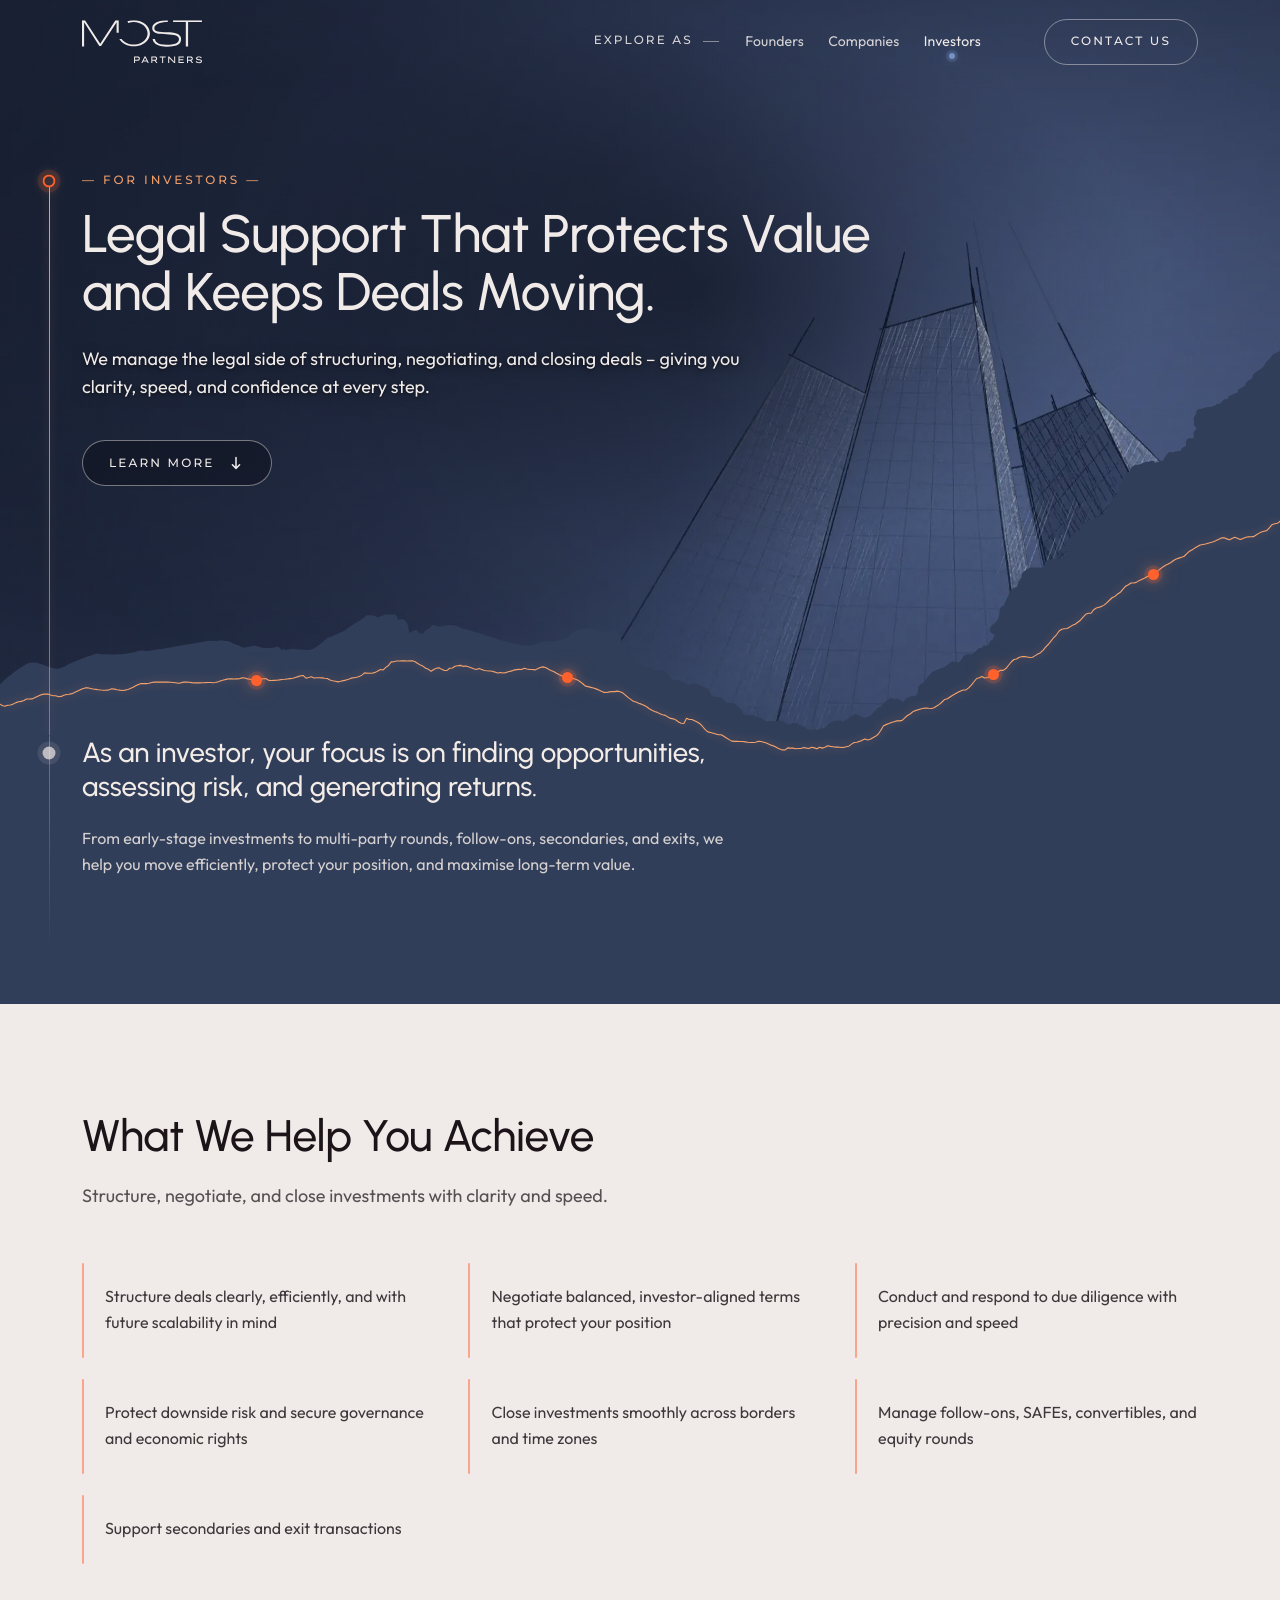
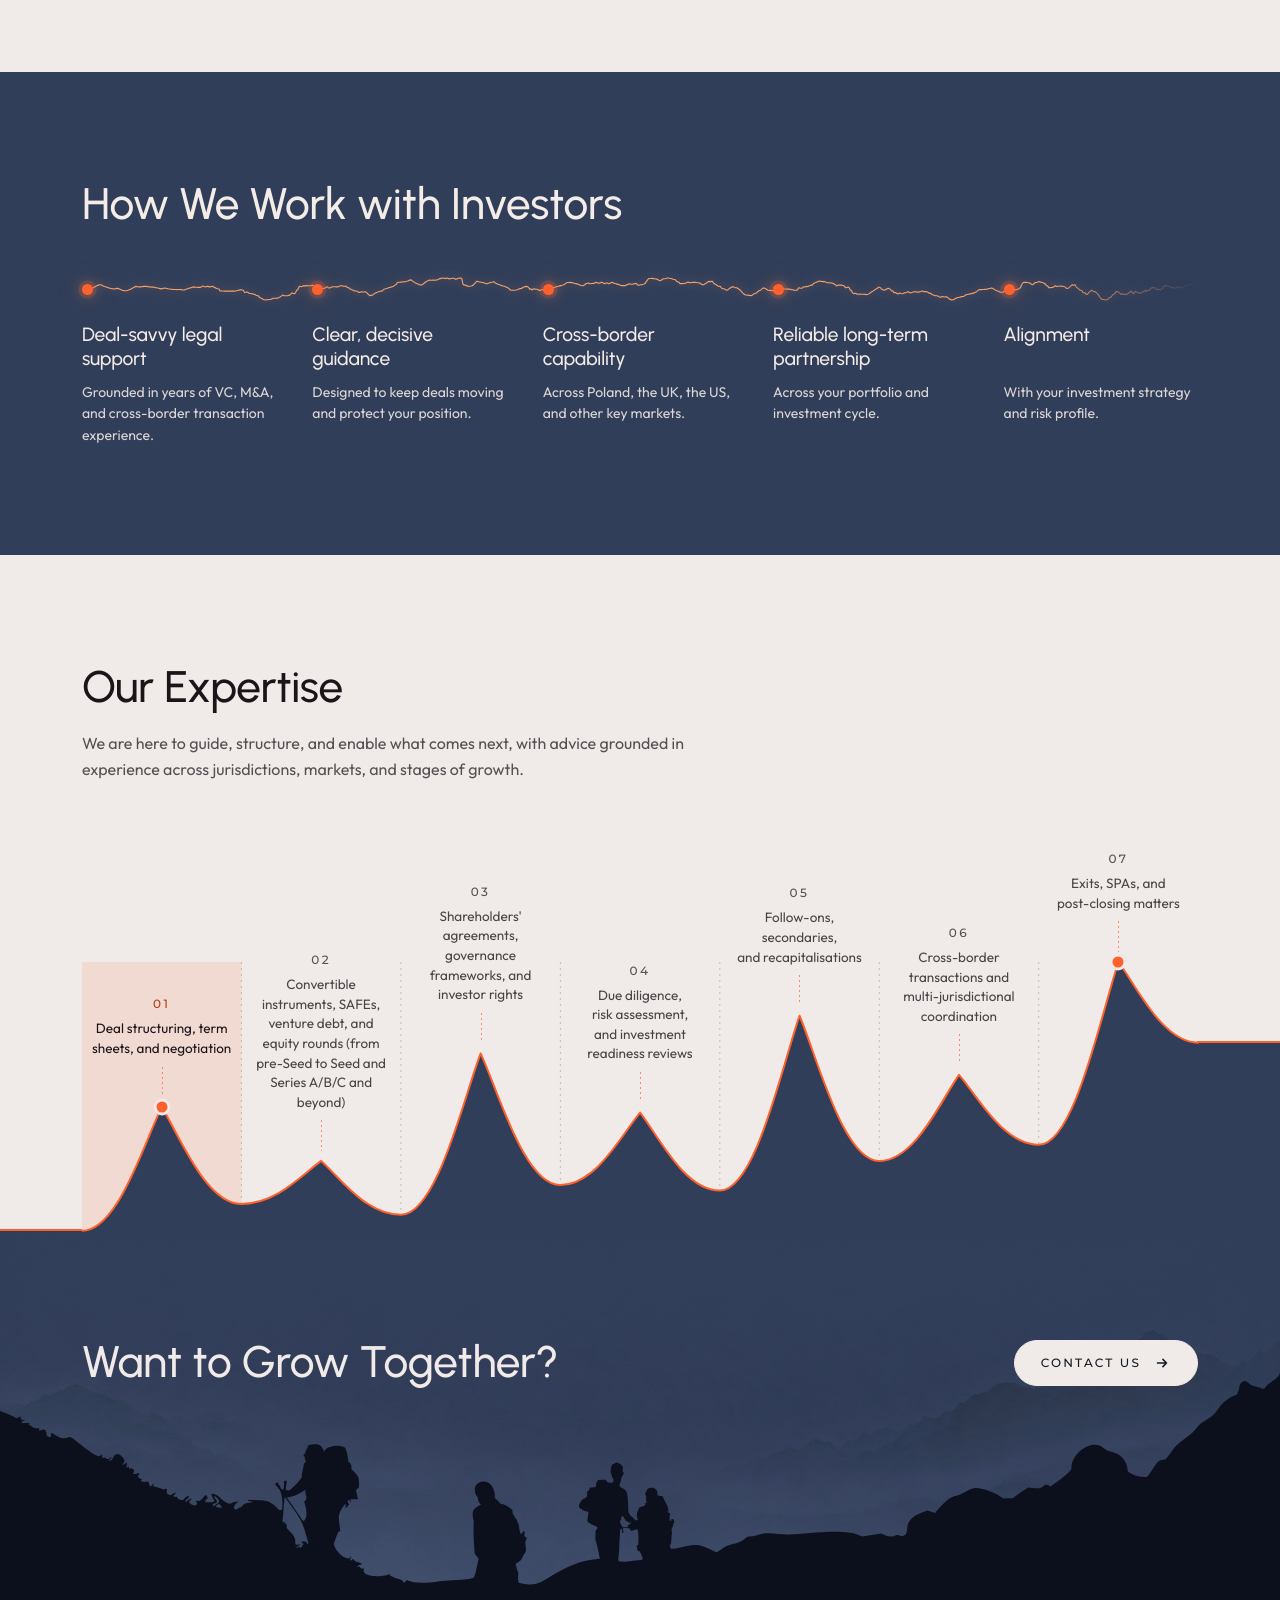
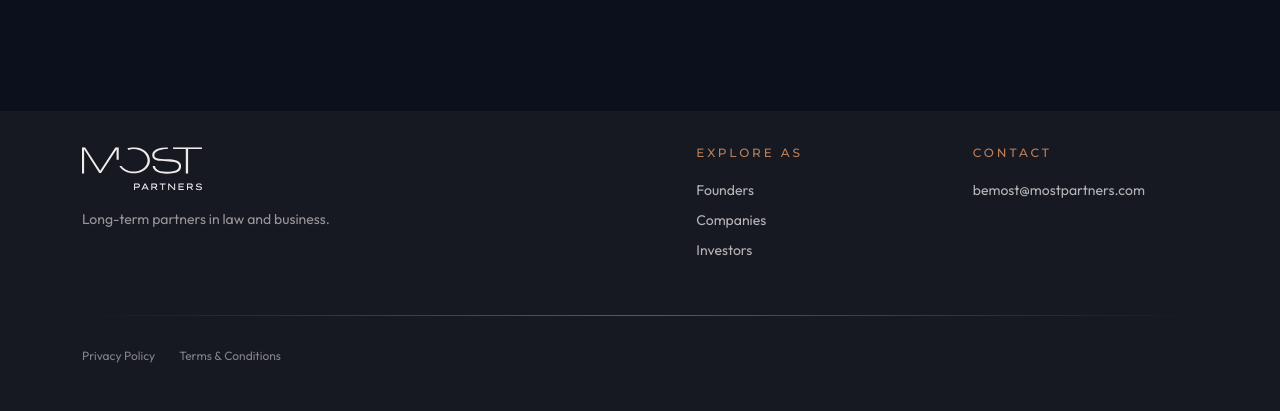
<file: for-investors.html>
<!doctype html>
<html lang="en">
  <head>
    <meta charset="utf-8" />
    <meta name="viewport" content="width=device-width, initial-scale=1" />
    <meta name="robots" content="noindex, nofollow, noarchive, nosnippet" />
    <meta name="googlebot" content="noindex, nofollow, noarchive, nosnippet" />
    <title>For Investors – MOST Partners</title>
    <meta name="description" content="Legal support that protects value and keeps deals moving – for investors deploying capital." />
    <link rel="icon" href="favicon.svg" type="image/svg+xml" />
    <meta property="og:type" content="website" />
    <meta property="og:site_name" content="MOST Partners" />
    <meta property="og:title" content="For Investors – MOST Partners" />
    <meta property="og:description" content="Legal support that protects value and keeps deals moving – for investors deploying capital." />
    <meta property="og:image" content="og-image.jpg" />
    <meta name="twitter:card" content="summary_large_image" />
    <link rel="preconnect" href="https://fonts.googleapis.com" />
    <link rel="preconnect" href="https://fonts.gstatic.com" crossorigin />
    <link rel="preload" as="style" href="https://fonts.googleapis.com/css2?family=Montserrat:wght@500&family=Outfit:wght@400;500&family=Urbanist:wght@500;600&display=swap" onload="this.onload=null;this.rel='stylesheet'" />
    <noscript><link href="https://fonts.googleapis.com/css2?family=Montserrat:wght@500&family=Outfit:wght@400;500&family=Urbanist:wght@500;600&display=swap" rel="stylesheet" /></noscript>
    <link rel="stylesheet" href="styles.css" />
    <script src="script.js" defer></script>
  </head>
  <body class="page page--audience page--horizon page--investors">
    <a class="skip-link" href="#main">Skip to content</a>
    <svg width="0" height="0" style="position:absolute" aria-hidden="true">
      <symbol id="most-logo" viewBox="0 0 160 58">
        <path d="M46.1176 16.6761V2.64803L25.4118 34.1921H23.0588L2.82353 2.64803V34.8539H0V0.000976562H4L24.2989 31.1793L44.6596 0.000976562H48.9412V16.6761H46.1176Z" />
        <path d="M138.405 2.42772L131.413 2.4491L121.412 2.42772V0.0454102H159.925V2.42772H141.47V34.8427H138.405V2.42772Z" />
        <path d="M87.1559 20.0227C87.3404 19.172 87.4367 18.2971 87.4367 17.4056C87.4367 9.129 79.0972 2.37804 68.8867 2.37804C66.4508 2.37804 64.0639 2.75627 61.7605 3.51911L60.5396 1.48402C63.2406 0.537788 66.1008 0.0513 69.122 0.0513C81.0285 0.0513 90.5527 7.75359 90.5527 17.4056C90.5527 18.2958 90.4723 19.1695 90.3177 20.0227C89.9974 21.7789 89.3585 23.4485 88.4513 24.9895C85.0152 30.8159 77.7155 34.8135 69.122 34.8135C60.5144 34.8135 53.1736 30.8324 49.7249 24.9895H52.7884C56.0147 29.4748 62.0161 32.488 68.8867 32.488C75.7447 32.488 81.7051 29.4608 84.9156 24.9895C86.001 23.4778 86.7709 21.8018 87.1559 20.0227Z" />
        <path d="M114.353 2.42674C103.316 2.42674 96.4705 5.99848 96.4705 10.5885C96.4705 12.9579 97.7646 13.8238 99.8823 14.7797C103.059 16.2135 109.077 15.9515 113.059 16.1032C117.559 16.2554 122.736 16.3607 127.059 18.0885C129.412 19.0289 132.118 21.7293 132.118 24.7061C132.118 31.3238 128.782 35.1841 112.507 35.1841C95.8823 35.1841 94.4705 26.6914 94.1924 25.037H97.2513C97.7646 27.4635 99.1764 32.7576 112.507 32.7576C127.16 32.7576 129.294 29.0076 129.294 24.7061C129.294 22.6106 126.823 21.1216 125.294 20.4047C122.458 19.0753 117.167 18.7332 112.823 18.5297C108.689 18.3779 102.353 18.6042 98.4216 17.0114C95.8051 15.9512 93.647 13.787 93.647 10.5747C93.647 3.75027 101.951 0.000274658 114.353 0.000274658" />
        <path d="M69.4116 57.1026V48.4098H74.4208C74.9271 48.4098 75.3884 48.5299 75.8048 48.77C76.2294 49.0018 76.5682 49.3205 76.8213 49.7262C77.0745 50.1318 77.201 50.583 77.201 51.0798C77.201 51.6013 77.0622 52.0774 76.7846 52.5079C76.507 52.9301 76.1396 53.2695 75.6823 53.5262C75.2251 53.7745 74.7229 53.8987 74.1759 53.8987H70.7343V57.1026H69.4116ZM70.7343 52.6072H74.0534C74.3637 52.6072 74.6495 52.5368 74.9107 52.3961C75.1802 52.2554 75.3925 52.0691 75.5476 51.8373C75.7109 51.6055 75.7926 51.353 75.7926 51.0798C75.7926 50.8231 75.7109 50.5913 75.5476 50.3843C75.3925 50.1774 75.1802 50.0118 74.9107 49.8876C74.6495 49.7634 74.3637 49.7013 74.0534 49.7013H70.7343V52.6072Z" />
        <path d="M79.1814 57.1026L83.37 48.4098H84.9132L89.0773 57.1026H87.6199L84.7417 51.117C84.6682 50.9597 84.5948 50.8066 84.5213 50.6575C84.4478 50.5085 84.3743 50.3595 84.3008 50.2105C84.2355 50.0615 84.1702 49.9042 84.1049 49.7386C84.0395 49.573 83.9742 49.3909 83.9089 49.1922L84.3008 49.1798C84.2273 49.3785 84.1538 49.5647 84.0804 49.7386C84.015 49.9124 83.9456 50.078 83.8721 50.2353C83.7987 50.3926 83.7252 50.5499 83.6517 50.7072C83.5782 50.8562 83.5047 51.0094 83.4312 51.1667L80.5776 57.1026H79.1814ZM81.0062 55.066L81.5329 53.7745H86.6156L86.8238 55.066H81.0062Z" />
        <path d="M92.4354 57.1026V48.4098H97.4446C97.9509 48.4098 98.4122 48.5299 98.8286 48.77C99.2532 49.0018 99.592 49.3205 99.8451 49.7262C100.098 50.1318 100.225 50.583 100.225 51.0798C100.225 51.6013 100.086 52.0774 99.8084 52.5079C99.5308 52.9301 99.1634 53.2695 98.7061 53.5262C98.2489 53.7745 97.7467 53.8987 97.1997 53.8987H93.7582V57.1026H92.4354ZM99.0736 57.1026L96.1587 53.1785L97.5671 52.868L100.727 57.1151L99.0736 57.1026ZM93.7582 52.6072H97.0772C97.3875 52.6072 97.6733 52.5368 97.9345 52.3961C98.204 52.2554 98.4163 52.0691 98.5714 51.8373C98.7347 51.6055 98.8164 51.353 98.8164 51.0798C98.8164 50.8231 98.7347 50.5913 98.5714 50.3843C98.4163 50.1774 98.204 50.0118 97.9345 49.8876C97.6733 49.7634 97.3875 49.7013 97.0772 49.7013H93.7582V52.6072Z" />
        <path d="M106.829 57.1026V49.7013H103.571V48.4098H111.483V49.7013H108.152V57.1026H106.829Z" />
        <path d="M114.933 57.1026V48.4098H116.243L123.2 55.5255L123.127 55.6373C123.086 55.3889 123.049 55.124 123.016 54.8425C122.992 54.5527 122.971 54.2588 122.955 53.9608C122.939 53.6545 122.922 53.3482 122.906 53.0419C122.898 52.7273 122.89 52.4209 122.882 52.1229C122.882 51.8249 122.882 51.5392 122.882 51.266V48.4098H124.204V57.1026H122.869L115.999 50.2477L116.011 50.0739C116.027 50.2229 116.043 50.4009 116.06 50.6079C116.076 50.8148 116.096 51.0384 116.121 51.2785C116.145 51.5185 116.166 51.7669 116.182 52.0236C116.207 52.2719 116.223 52.5244 116.231 52.7811C116.248 53.0294 116.256 53.2654 116.256 53.4889V57.1026H114.933Z" />
        <path d="M128.664 57.1026V48.4098H135.779V49.7013H129.986V55.8111H135.779V57.1026H128.664ZM129.386 53.2902V51.9987H135.106V53.2902H129.386Z" />
        <path d="M139.966 57.1026V48.4098H144.975C145.482 48.4098 145.943 48.5299 146.359 48.77C146.784 49.0018 147.123 49.3205 147.376 49.7262C147.629 50.1318 147.756 50.583 147.756 51.0798C147.756 51.6013 147.617 52.0774 147.339 52.5079C147.061 52.9301 146.694 53.2695 146.237 53.5262C145.78 53.7745 145.277 53.8987 144.73 53.8987H141.289V57.1026H139.966ZM146.604 57.1026L143.689 53.1785L145.098 52.868L148.258 57.1151L146.604 57.1026ZM141.289 52.6072H144.608C144.918 52.6072 145.204 52.5368 145.465 52.3961C145.735 52.2554 145.947 52.0691 146.102 51.8373C146.265 51.6055 146.347 51.353 146.347 51.0798C146.347 50.8231 146.265 50.5913 146.102 50.3843C145.947 50.1774 145.735 50.0118 145.465 49.8876C145.204 49.7634 144.918 49.7013 144.608 49.7013H141.289V52.6072Z" />
        <path d="M155.97 57.2268C155.358 57.2268 154.791 57.1647 154.268 57.0405C153.754 56.9164 153.28 56.7301 152.847 56.4817C152.423 56.2334 152.035 55.9188 151.684 55.5379L152.517 54.4203C153.047 54.975 153.586 55.3806 154.133 55.6373C154.689 55.8939 155.305 56.0222 155.983 56.0222C156.407 56.0222 156.815 55.9726 157.207 55.8732C157.599 55.7656 157.922 55.6083 158.175 55.4013C158.428 55.1861 158.555 54.917 158.555 54.5941C158.555 54.3872 158.485 54.2175 158.346 54.085C158.208 53.9525 158.024 53.8449 157.795 53.7621C157.575 53.6793 157.334 53.6131 157.073 53.5634C156.811 53.5137 156.558 53.4765 156.313 53.4517C156.077 53.4268 155.877 53.4061 155.713 53.3896C155.166 53.3151 154.668 53.2157 154.219 53.0915C153.778 52.9591 153.398 52.7935 153.08 52.5948C152.77 52.3961 152.529 52.1519 152.357 51.8621C152.194 51.5724 152.112 51.2371 152.112 50.8562C152.112 50.4506 152.206 50.0904 152.394 49.7758C152.59 49.453 152.86 49.1839 153.202 48.9687C153.554 48.7451 153.958 48.5754 154.415 48.4595C154.88 48.3436 155.383 48.2856 155.921 48.2856C156.493 48.2856 157.016 48.3436 157.489 48.4595C157.963 48.5754 158.383 48.7493 158.751 48.9811C159.126 49.2046 159.436 49.4819 159.681 49.8131L158.8 50.7941C158.571 50.5127 158.306 50.2767 158.003 50.0863C157.701 49.8876 157.371 49.7386 157.011 49.6392C156.66 49.5399 156.285 49.4902 155.885 49.4902C155.444 49.4902 155.048 49.5399 154.697 49.6392C154.346 49.7386 154.068 49.8793 153.864 50.0615C153.66 50.2353 153.558 50.4506 153.558 50.7072C153.558 50.9307 153.619 51.1212 153.741 51.2785C153.872 51.4358 154.052 51.5682 154.28 51.6758C154.509 51.7752 154.782 51.858 155.101 51.9242C155.427 51.9904 155.787 52.0484 156.179 52.0981C156.669 52.156 157.142 52.2305 157.599 52.3216C158.057 52.4127 158.465 52.541 158.824 52.7066C159.183 52.8639 159.469 53.0791 159.681 53.3523C159.894 53.6255 160 53.9815 160 54.4203C160 54.9832 159.832 55.4758 159.498 55.8981C159.163 56.3203 158.693 56.6473 158.089 56.8791C157.493 57.1109 156.787 57.2268 155.97 57.2268Z" />
      </symbol>
    </svg>

    <div class="scroll-progress" aria-hidden="true"></div>

    <header class="top-nav">
      <a class="wordmark" href="index.html" aria-label="MOST Partners home">
        <svg class="wordmark__logo" viewBox="0 0 160 58" role="img" aria-label="MOST Partners">
          <use href="#most-logo" />
        </svg>
      </a>


      <nav class="top-nav__menu top-nav__menu--right" aria-labelledby="nav-explore-as">
        <span class="top-nav__lead" id="nav-explore-as">explore as</span>
        <a href="for-founders.html">Founders</a>
        <a href="for-companies.html">Companies</a>
        <a href="for-investors.html" aria-current="page">Investors</a>
      </nav>

      <a class="nav-cta btn" href="contact.html">Contact us</a>

      <button class="icon-button" type="button" aria-label="Open menu" aria-expanded="false" aria-controls="mobile-menu">
        <span></span>
        <span></span>
      </button>
    </header>

    <div class="mobile-menu" id="mobile-menu" role="dialog" aria-modal="true" aria-label="Menu" hidden>
      <div class="mobile-menu__panel">
        <div class="mobile-menu__top">
          <a class="wordmark" href="index.html" aria-label="MOST Partners home">
            <svg class="wordmark__logo" viewBox="0 0 160 58" role="img" aria-label="MOST">
              <use href="#most-logo" />
            </svg>
          </a>
          <button class="close-button" type="button" aria-label="Close menu">
            <svg viewBox="0 0 24 24" aria-hidden="true">
              <path d="M6 6l12 12M18 6 6 18" />
            </svg>
          </button>
        </div>
        <nav class="mobile-menu__links" aria-label="Site pages">
          <div class="mobile-menu__group">
            <p class="mobile-menu__lead" id="mobile-menu-explore">explore as</p>
            <ul class="mobile-menu__audience" aria-labelledby="mobile-menu-explore">
              <li><a class="mobile-menu__route mobile-menu__route--founders" href="for-founders.html">Founders</a></li>
              <li><a class="mobile-menu__route mobile-menu__route--companies" href="for-companies.html">Companies</a></li>
              <li><a class="mobile-menu__route mobile-menu__route--investors" href="for-investors.html" aria-current="page">Investors</a></li>
            </ul>
          </div>
        </nav>
        <div class="mobile-menu__foot">
          <a class="mobile-menu__cta btn btn--solid" href="contact.html">
            <span>Contact us</span>
            <svg viewBox="0 0 20 20" aria-hidden="true"><path d="M5 10h10M11 6l4 4-4 4" fill="none" stroke="currentColor" stroke-width="1.7" stroke-linecap="round" stroke-linejoin="round" /></svg>
          </a>
          <div class="mobile-menu__contact">
            <a class="mobile-menu__mail" href="mailto:bemost@mostpartners.com">bemost@mostpartners.com</a>
          </div>
        </div>
        <div class="mobile-menu__ridge" aria-hidden="true">
          <img src="gora-bez-tla-2000px.svg" width="2000" height="850" alt="" decoding="async" />
        </div>
      </div>
    </div>

    <main id="main" tabindex="-1" class="audience-page">

      <!-- HORIZON SCENE (Figma 2795:945): fluted glass, read as pattern, the torn
           horizon cutting a flat field across it, and the orange route
           dropping from the summit. The intro copy sits on that field, so the
           scene runs straight into the page instead of stopping at a panel. -->
      <div class="hz-scene">
        <section class="hero" aria-labelledby="hero-title">
          <!-- The sky (24.11): a pencil and chalk sketch of faceted towers
               seen from their foot, on the page's navy (in the spirit of
               Founders' stairs; drawn, not generated or photographed). The
               fluted glass (29.10) is the preview ?investors=flutes, loaded
               only then. -->
          <div class="hz-photo hz-photo--sketch" aria-hidden="true">
            <picture>
              <source media="(max-width: 1023px) and (max-aspect-ratio: 3/4)" srcset="hero-investors-sketch-crop.webp" width="992" height="1371" />
              <img src="hero-investors-sketch.webp" srcset="hero-investors-sketch-640.webp 640w, hero-investors-sketch-1024.webp 1024w, hero-investors-sketch.webp 1920w" sizes="(min-width: 1024px) 1920px, (orientation: portrait) 1000px, 100vw" width="1920" height="1371" alt="" fetchpriority="high" decoding="async" />
            </picture>
          </div>
          <div class="hz-photo hz-photo--flutes" aria-hidden="true">
            <picture>
              <source media="(max-width: 480px) and (max-aspect-ratio: 3/4)" srcset="investors-flutes-crop.webp" width="992" height="1371" />
              <img src="investors-flutes.webp" srcset="investors-flutes-640.webp 640w, investors-flutes-1024.webp 1024w, investors-flutes.webp 1920w" sizes="(min-width: 1024px) 1920px, (orientation: portrait) 1000px, 100vw" width="1920" height="1371" alt="" loading="lazy" decoding="async" />
            </picture>
          </div>
          <div class="hero-noise" aria-hidden="true"></div>
          <div class="scene-ground" aria-hidden="true"></div>

          <!-- The far massif: two shaded faces under a haze mask, so the depth
               behind the ridge is a volume rather than a second silhouette. -->
          <svg class="hz-massif" viewBox="0 0 1443 658" preserveAspectRatio="none" aria-hidden="true" focusable="false">
            <defs>
              <linearGradient id="hz-massif-lit" x1="0.1" y1="0" x2="0.9" y2="0.5">
                <stop offset="0" stop-color="#000" stop-opacity="0.23" />
                <stop offset="1" stop-color="#000" stop-opacity="0.09" />
              </linearGradient>
              <linearGradient id="hz-massif-shade" x1="0" y1="0" x2="1" y2="0.35">
                <stop offset="0" stop-color="#000" stop-opacity="0.13" />
                <stop offset="1" stop-color="#000" stop-opacity="0.34" />
              </linearGradient>
              <linearGradient id="hz-massif-haze" x1="0" y1="0" x2="0" y2="1">
                <stop offset="0.2" stop-color="#fff" stop-opacity="1" />
                <stop offset="0.58" stop-color="#fff" stop-opacity="0.5" />
                <stop offset="0.86" stop-color="#fff" stop-opacity="0" />
              </linearGradient>
              <mask id="hz-massif-mask">
                <rect width="1443" height="658" fill="url(#hz-massif-haze)" />
              </mask>
              <filter id="hz-massif-soft" x="-12%" y="-12%" width="124%" height="124%">
                <feGaussianBlur stdDeviation="13" />
              </filter>
            </defs>
            <g mask="url(#hz-massif-mask)" filter="url(#hz-massif-soft)">
              <path d="M760 188L600 340L500 470L430 658L930 658Z" fill="url(#hz-massif-lit)" />
              <path d="M760 188L975 318L1105 440L1340 658L930 658Z" fill="url(#hz-massif-shade)" />
            </g>
          </svg>

          <!-- The same ridge the founders page carries, with the wanderer taken out of
               the silhouette: one shape across all three audience pages. -->
          <svg class="hz-ridge" viewBox="0 0 1443 658" preserveAspectRatio="none" aria-hidden="true" focusable="false">
            <path class="hz-ridge__land" d="M0 0C2.5 1.16667 7.7 3.7 8.5 4.5C9.5 5.5 10.5 8 12 9C13.5 10 16.5 13.5 17 15C17.5 16.5 20 19 21.5 20C23 21 30 25.5 30.5 27C30.9 28.2 31 29.8333 31 30.5L33.5 32.5L35.5 33L39 37V39L47 43.5L47.5 46.5C50.6667 47.8333 57.2 50.7 58 51.5C58.8 52.3 58.6667 53.5 58.5 54H62C63.3333 55 66.1 57.2 66.5 58C67 59 67.5 59.5 68.5 59.5C69.5 59.5 70.5 59.5 72 60.5C73.5 61.5 77 63 79 63C81 63 84 63.5 85.5 64C87 64.5 88.5 65.5 90.5 65.5C92.5 65.5 94.5 67.5 94.5 69.5C94.5 71.1 95.8333 73.1667 96.5 74C97 74.8333 97.8 76.9 97 78.5C96 80.5 98 82 97 83.5C96 85 94 86.5 94 87.5C94 88.5 95.5 89 96.5 90.5C97.5 92 97.5 92.5 97.5 94C97.5 95.5 97 98.5 97.5 98.5H103C103.5 98.6667 104.6 99.2 105 100C105.5 101 106 102 106 103C106 104 105 107 107.5 108C110 109 111 109.5 111.5 111L112 112.5C113.833 112.667 117.9 113.2 119.5 114C121.5 115 123 113.5 124.5 114C126 114.5 130.5 120 131.5 123.5C134.5 123.5 138.5 125.5 140 126C141.5 126.5 141 124 142.5 124C144 124 151 124.5 156.5 127C162 129.5 161.5 127.5 164.5 129C166.9 130.2 168.833 132.833 169.5 134V135.5C169.5 136.5 171.5 136.5 172 137C172.5 137.5 175 139.5 175 142C175 144 175.667 144.833 176 145C176.333 145.667 177.1 147.4 177.5 149C180 150 181.5 152.5 181.5 153.5C181.5 154.5 180 155 180 156C180 157 180 157.5 181.5 158.5C183 159.5 188.5 166 189.5 168.5C190.5 171 191 171.5 192.5 173C193.7 174.2 193.667 176.5 193.5 177.5C193.5 177.833 193.7 178.7 194.5 179.5C195.5 180.5 197.5 181.5 197.5 182.5V184C198.667 184 201.4 184.3 203 185.5C205 187 204.5 187 207.5 187.5C209.9 187.9 211.833 189.667 212.5 190.5C213.667 190.333 216.1 190.2 216.5 191C217 192 217.5 192 219.5 193C221.5 194 224 197 224.5 199C224.9 200.6 225 202 225 202.5H228.5C230.667 204.167 235.2 207.9 236 209.5C236.8 211.1 238 214.167 238.5 215.5L242.5 220V225.5L241.5 226L238.5 225.5C239 226.167 240.2 227.7 241 228.5C241.8 229.3 242 230.167 242 230.5C243 230.833 245.3 232.1 246.5 234.5C252 234.5 254.5 234 256.5 234.5C258.5 235 263.5 236 264 237.5C264.4 238.7 266.167 242.333 267 244H281.5C282.667 244.667 285.2 246.1 286 246.5C287 247 291.5 250.5 291.5 253C291.5 255 291.833 255.833 292 256L295.5 261L295 262.5C295.5 263.333 296.6 265.2 297 266C297.5 267 298.5 266.5 299.5 267C300.5 267.5 304.5 270 305.5 273.5C306.5 277 307 278 309 281.5C310.6 284.3 311.333 286.667 311.5 287.5H313C314 288.167 316 290 316 292C316 294.5 316.5 301 319 304C321.5 307 325 308.5 326 310.5C327 312.5 327.5 315.5 327 316C326.5 316.5 325 319 322 320C321.6 320.8 322.167 321.667 322.5 322C323 322.333 323.9 323.4 323.5 325C325.9 325.8 326.833 327.333 327 328L329 330.5V332.5C330.167 332.167 332.7 331.6 333.5 332C334.3 332.4 335.167 333.167 335.5 333.5L336 335C336.833 334.667 338.9 334.4 340.5 336C342.5 338 346.5 342 347.5 342C348.5 342 350.5 341.5 352.5 342C354.5 342.5 357 343.5 357.5 345C358 346.5 360.5 351 363.5 351C366.5 351 369.5 349.5 371 350.5C372.5 351.5 375 355 381.5 357.5C388 360 392.5 361.5 394 364C394.5 365.5 394.5 364.5 396 366C397.5 367.5 401 374 404 375C406.4 375.8 407.667 378.667 408 380C407.833 382.167 408.2 387 411 389C416 388.5 421 390.5 424.5 395C425.5 396 426 395 427 394C427.8 393.2 430.333 392.333 431.5 392C432.167 392 433.8 392.1 435 392.5C436.5 393 436.74 390.5 439 391.5C441.26 392.5 447.5 396.5 449.5 401C451.9 401 453.167 402 453.5 402.5C456.833 405.833 462 412.333 465 413C469.5 414 473 412.5 474.5 411.5C475.667 410.333 478.7 408.5 481.5 410.5C485 413 489.5 415.5 491.5 417.5C492.5 418.5 494 416.5 495.5 416.5C497 416.5 505 416 510 421.5C515 427 514 425 516 425.5C518 426 519 426 521 427C521.8 427.4 522.667 427.167 523 427C523 426.833 523.3 426.5 524.5 426.5C525.7 426.5 527 426.833 527.5 427L527 428.5C527.5 428.167 528.8 427.4 530 427L533 426C533.5 425.5 534.8 424.3 536 423.5C537.2 422.7 540.5 421.833 542 421.5L545 419.5H550L551.5 420.5L554.5 421C556 419.833 559.7 417.4 562.5 417C565.3 416.6 568.333 416.833 569.5 417L574.5 417.5C576.167 417.5 579.8 417.3 581 416.5C582.2 415.7 582.833 414.833 583 414.5C583.667 414 585.6 413 588 413C591 413 594.5 410 596 410C597.5 410 598.5 411 602.5 410C606.5 409 604 408 606 406C608.667 403.167 614.5 397.4 616.5 397C619 396.5 621.5 397.5 624 396.5C626.5 395.5 629 390 632.5 390C636 390 640 390 640.5 389C641 388 644.5 380.5 646 380C647.5 379.5 657.5 374.5 660 374.5C662.5 374.5 665.5 376.5 668.5 375.5C671.5 374.5 676.5 370.5 678.5 370.5H685C687.167 366.833 693 359.5 699 359.5H707.5C707.333 358.5 707.7 356.5 710.5 356.5C714 356.5 723 353.5 724.5 350.5C726 347.5 728 344.5 730 344C731.5 342.5 732.5 341.5 733.5 341.5C734.5 341.5 742 336 742.5 333C743 330 742.5 323.5 743.5 321.5C744.5 319.5 747 314 752.5 315.5C754.323 315.997 756.266 316.395 758.059 316.705C761.6 317.2 765.4 316.1 769 314.9C775.5 312.8 782.4 312.2 789 313.6C793.8 314.6 797.1 317 800.5 320.1C805.2 324.3 809.8 326.2 815.5 326.9C821.9 327.7 827.6 326.4 833.5 328.6C838.4 330.4 842.2 332.1 846 333.5C847.5 333.667 851 334 853 334C855.5 334 861 337 862 340C867 340 870 339.5 872.5 341.5C875 343.5 877.5 346 879.5 347C881.5 348 885 353 885.5 355.5C885.9 357.5 886 361 886 362.5C888.167 363.333 892.7 365.2 893.5 366C894.3 366.8 895.5 369 896 370C897.167 371 899.5 373.6 899.5 376C899.5 378.4 899.833 380.667 900 381.5C901.333 382.333 904.2 384.5 905 386.5C906 379.5 906 375.5 906 373C906 371 909.333 365.5 911 363C910.667 359.333 910.3 351.4 911.5 349C910.3 345.8 911 343.667 911.5 343L914 340V339L917 335.5C916.5 333.5 915.7 329.1 916.5 327.5C917.5 325.5 917.5 323.5 921.5 322.5C921 315.5 921 314.5 921.5 313.5C922 312.5 930 308.5 936.5 309C943 309.5 943 311 946.5 311C950 311 953 308.5 954.5 309C956 309.5 957.5 311 960 313.5C963.5 314 965 317.5 966 318.5C967.333 318.667 970.2 318.6 971 317C972 315 974 313.5 976.5 315L981.5 318C981.833 316.167 982.6 312.3 983 311.5C982.2 310.3 983.333 308.667 984 308C983.833 307.333 983.9 305.9 985.5 305.5C987 302.5 987 302.5 989 302.5C990.6 302.5 993.333 302.833 994.5 303C994.5 302.5 994.7 301.2 995.5 300C996.5 298.5 996.5 297 998 297H1007.5C1010.5 297 1012.5 299 1015.5 300C1018.5 301 1018 299.5 1020 299C1022 298.5 1023.5 298 1025.5 298H1030.5L1032 300.5C1034.83 302.333 1041.2 306.4 1044 308C1047.5 310 1050 311.5 1052 313.5C1054 315.5 1065 320 1068 321.5C1071 323 1073 322.5 1074 323.5C1075 324.5 1086.5 335 1092 336.5C1097.5 338 1109.5 335.5 1113 336C1115.8 336.4 1119.17 336.833 1120.5 337C1121.33 336.667 1123.2 336.1 1124 336.5C1124.8 336.9 1125.67 337 1126 337C1126.17 336.5 1126.7 335.4 1127.5 335C1128.5 334.5 1128.5 333 1130.5 333.5C1132.1 333.9 1134.5 334.333 1135.5 334.5C1138.17 334.833 1144.3 335.3 1147.5 334.5C1151.5 333.5 1155 332 1158 332.5C1160.4 332.9 1165.33 334 1167.5 334.5C1171.83 332.833 1181.1 329.2 1183.5 328C1185.9 326.8 1188.83 326.833 1190 327L1193 326L1200 327C1202.33 326.833 1207.4 326.6 1209 327C1211 327.5 1267.5 337 1274 338C1280.5 339 1282 336.5 1288 338.5C1294 340.5 1302 341.5 1308.5 342C1315 342.5 1322.5 341.5 1326 342C1329.5 342.5 1332 340.5 1336.5 342C1341 343.5 1360 350 1369 355C1376.2 359 1382 358.333 1384 357.5C1388.67 355.833 1398.7 352.3 1401.5 351.5C1404.3 350.7 1408.67 351.167 1410.5 351.5C1416.5 354.667 1431.3 363.9 1442.5 375.5H1443V658H0V0Z" />
            <path class="hz-ridge__land" d="M947 311 945 310.8 943 310.3 941 310.3 939 310.4 937 310.5 935 310.7 933 310.9 931 311.2 929 311.5 927 311.8 925 312.2 923 312.6 921 313 919 313.5 917 314 915 314.5 913 315 911 315.6 909 316.2 907 316.8 905 317.4 903 318 901 318.6 899 319.3 897 319.9 895 320.6 893 321.2 891 321.9 889 322.6 887 323.2 885 323.8 883 324.5 881 325.1 879 325.7 877 326.3 875 326.9 873 327.5 871 328 869 328.5 867 329 865 329.5 863 329.9 861 330.3 859 330.7 857 331 855 331.3 853 331.6 851 331.8 849 332 847 332.1 845 332.2 843 332.2 841 331.5 839 330.7 L839 560 L947 560Z" />
          </svg>

          <!-- The trail runs in the ridge's rhythm without tracing it (the
               client, 18.10): the skyline smoothed, 40 units into the land on
               the plateau and through the valley - it dips with the hollow
               rather than leaping over it - and sinking to 150 under the
               steep far peak, so its climb there is gentler than the rock's.
               It never crosses into the photograph and stays clear of the
               intro's copy and the hero's button at every width. Built like
               the Home trail - cubic pieces through anchors, carrying the
               shared ridge texture, which fades out at the checkpoints so
               they sit on the line (docs/tools/hz-trail.py). It sits in the
               ridge's own box, so the checkpoints stay on the terrain at
               every width. -->
          <div class="hz-trail" aria-hidden="true">
            <svg class="hz-trail__svg js-draw" viewBox="0 0 1443 658" preserveAspectRatio="none" focusable="false">
              <path class="hz-trail__path" d="M0.0 398.1 3.0 400.0 6.0 400.3 9.0 399.3 12.0 399.1 15.0 398.0 18.0 396.4 21.0 395.4 24.0 395.0 27.0 394.0 30.0 392.4 33.0 392.3 36.0 392.2 39.0 391.0 42.0 389.5 45.0 388.2 48.0 387.1 51.0 386.7 54.0 386.8 57.0 387.9 60.0 388.6 63.0 388.7 66.0 389.8 69.0 389.4 72.0 388.1 75.0 387.2 78.0 386.9 81.0 386.3 84.0 385.0 87.0 383.6 90.0 382.2 93.0 380.8 96.0 379.8 99.0 379.7 102.0 380.5 105.0 381.1 108.0 381.5 111.0 381.9 114.0 382.2 117.0 382.4 120.0 382.3 123.0 382.0 126.0 380.8 129.0 381.2 132.0 381.8 135.0 382.3 138.0 382.7 141.0 382.3 144.0 381.6 147.0 380.5 150.0 379.1 153.0 377.5 156.0 376.0 159.0 374.9 162.0 375.0 165.0 375.0 168.0 374.5 171.0 373.8 174.0 373.3 177.0 373.3 180.0 373.3 183.0 373.3 186.0 373.3 189.0 373.3 192.0 373.5 195.0 373.7 198.0 374.0 201.0 374.5 204.0 374.1 207.0 373.3 210.0 373.1 213.0 373.5 216.0 373.9 219.0 374.1 222.0 374.1 225.0 374.1 228.0 374.0 231.0 373.9 234.0 373.7 237.0 373.8 240.0 374.0 243.0 373.7 246.0 372.8 249.0 371.8 252.0 371.0 255.0 370.2 258.0 369.5 261.0 369.6 264.0 369.7 267.0 369.6 270.0 369.5 273.0 368.3 276.0 368.7 279.0 369.6 282.0 370.0 285.0 370.6 288.0 370.8 291.0 370.5 294.0 369.9 297.0 369.5 300.0 369.4 303.0 371.3 306.0 371.5 309.0 371.3 312.0 371.1 315.0 370.8 318.0 370.4 321.0 370.1 324.0 369.7 327.0 369.3 330.0 368.9 333.0 368.0 336.0 367.1 339.0 366.1 342.0 366.0 345.0 368.9 348.0 368.1 351.0 367.2 354.0 368.7 357.0 368.4 360.0 368.4 363.0 368.5 366.0 369.0 369.0 369.2 372.0 371.0 375.0 371.8 378.0 372.4 381.0 373.0 384.0 372.4 387.0 371.6 390.0 371.0 393.0 370.0 396.0 368.8 399.0 368.3 402.0 367.8 405.0 367.0 408.0 365.4 411.0 362.9 414.0 363.2 417.0 363.3 420.0 363.1 423.0 362.3 426.0 360.7 429.0 359.1 432.0 359.6 435.0 356.7 438.0 354.6 441.0 350.5 444.0 350.4 447.0 349.5 450.0 349.4 453.0 349.3 456.0 349.3 459.0 349.4 462.0 349.2 465.0 349.3 468.0 350.3 471.0 352.2 474.0 354.1 477.0 355.5 480.0 357.7 483.0 358.9 486.0 361.0 489.0 359.0 492.0 357.7 495.0 357.2 498.0 358.9 501.0 360.2 504.0 360.1 507.0 357.6 510.0 357.3 513.0 355.4 516.0 354.9 519.0 354.4 522.0 355.5 525.0 355.1 528.0 356.0 531.0 357.0 534.0 358.1 537.0 359.1 540.0 358.0 543.0 359.1 546.0 360.2 549.0 360.5 552.0 360.7 555.0 361.0 558.0 362.0 561.0 363.1 564.0 362.4 567.0 363.0 570.0 362.6 573.0 361.6 576.0 360.9 579.0 359.8 582.0 359.2 585.0 358.9 588.0 359.1 591.0 357.7 594.0 358.5 597.0 359.1 600.0 359.1 603.0 359.5 606.0 358.3 609.0 356.9 612.0 356.1 615.0 356.9 618.0 358.6 621.0 360.1 624.0 361.3 627.0 363.0 630.0 364.7 633.0 366.0 636.0 367.4 639.0 368.0 642.0 368.5 645.0 369.0 648.0 369.8 651.0 370.8 654.0 372.8 657.0 375.1 660.0 377.8 663.0 378.4 666.0 379.2 669.0 380.0 672.0 380.9 675.0 382.1 678.0 383.6 681.0 384.9 684.0 385.0 687.0 384.3 690.0 383.9 693.0 384.0 696.0 383.4 699.0 384.1 702.0 385.4 705.0 388.0 708.0 390.5 711.0 392.7 714.0 394.8 717.0 395.7 720.0 397.0 723.0 398.1 726.0 399.4 729.0 401.0 732.0 403.3 735.0 405.0 738.0 406.5 741.0 407.4 744.0 409.0 747.0 410.0 750.0 410.8 753.0 412.6 756.0 414.2 759.0 414.7 762.0 416.0 765.0 418.2 768.0 419.7 771.0 420.0 774.0 414.1 777.0 415.5 780.0 415.5 783.0 416.8 786.0 418.3 789.0 420.2 792.0 423.3 795.0 426.8 798.0 429.4 801.0 430.1 804.0 430.9 807.0 431.7 810.0 432.6 813.0 432.6 816.0 434.4 819.0 436.3 822.0 438.1 825.0 439.8 828.0 440.1 831.0 440.1 834.0 440.2 837.0 440.3 840.0 440.7 843.0 441.1 846.0 441.3 849.0 441.4 852.0 441.1 855.0 439.9 858.0 440.3 861.0 441.0 864.0 442.0 867.0 443.2 870.0 444.6 873.0 445.6 876.0 447.3 879.0 448.6 882.0 449.7 885.0 449.8 888.0 447.4 891.0 447.7 894.0 447.7 897.0 448.4 900.0 448.2 903.0 448.1 906.0 446.9 909.0 447.7 912.0 448.2 915.0 446.7 918.0 447.4 921.0 448.5 924.0 446.8 927.0 447.7 930.0 446.8 933.0 445.1 936.0 445.7 939.0 446.1 942.0 446.6 945.0 446.4 948.0 447.0 951.0 446.9 954.0 446.2 957.0 445.5 960.0 443.2 963.0 441.4 966.0 441.0 969.0 440.1 972.0 438.7 975.0 437.3 978.0 438.5 981.0 437.6 984.0 436.0 987.0 434.4 990.0 432.1 993.0 427.6 996.0 422.4 999.0 421.2 1002.0 419.9 1005.0 418.8 1008.0 417.9 1011.0 417.0 1014.0 417.0 1017.0 416.4 1020.0 413.5 1023.0 410.9 1026.0 409.2 1029.0 406.8 1032.0 405.4 1035.0 404.4 1038.0 403.5 1041.0 402.7 1044.0 402.4 1047.0 402.8 1050.0 403.0 1053.0 402.1 1056.0 400.3 1059.0 398.4 1062.0 395.7 1065.0 392.8 1068.0 392.0 1071.0 390.0 1074.0 388.0 1077.0 386.3 1080.0 384.7 1083.0 383.2 1086.0 382.2 1089.0 382.1 1092.0 379.8 1095.0 376.7 1098.0 372.9 1101.0 369.2 1104.0 368.3 1107.0 366.9 1110.0 368.6 1113.0 368.1 1116.0 367.1 1119.0 365.2 1122.0 363.2 1125.0 361.6 1128.0 360.0 1131.0 360.1 1134.0 358.0 1137.0 354.3 1140.0 350.6 1143.0 347.8 1146.0 347.2 1149.0 345.3 1152.0 344.6 1155.0 344.5 1158.0 345.0 1161.0 345.6 1164.0 345.2 1167.0 343.4 1170.0 341.7 1173.0 340.1 1176.0 337.2 1179.0 333.5 1182.0 330.6 1185.0 326.7 1188.0 323.0 1191.0 319.9 1194.0 315.7 1197.0 313.6 1200.0 313.2 1203.0 312.9 1206.0 311.2 1209.0 309.3 1212.0 308.1 1215.0 305.8 1218.0 303.5 1221.0 300.1 1224.0 296.9 1227.0 295.6 1230.0 295.7 1233.0 291.6 1236.0 289.7 1239.0 288.8 1242.0 287.9 1245.0 286.2 1248.0 283.6 1251.0 280.7 1254.0 277.9 1257.0 276.7 1260.0 273.9 1263.0 272.0 1266.0 268.5 1269.0 265.2 1272.0 263.6 1275.0 261.5 1278.0 261.5 1281.0 260.8 1284.0 258.9 1287.0 257.7 1290.0 256.1 1293.0 254.4 1296.0 253.2 1299.0 252.4 1302.0 250.6 1305.0 248.2 1308.0 245.7 1311.0 243.4 1314.0 241.6 1317.0 240.2 1320.0 238.4 1323.0 236.2 1326.0 234.4 1329.0 233.5 1332.0 232.6 1335.0 231.4 1338.0 228.4 1341.0 225.7 1344.0 224.0 1347.0 222.2 1350.0 220.5 1353.0 218.8 1356.0 218.1 1359.0 217.5 1362.0 216.7 1365.0 215.9 1368.0 215.0 1371.0 213.7 1374.0 212.3 1377.0 210.7 1380.0 210.5 1383.0 211.8 1386.0 212.9 1389.0 211.3 1392.0 210.0 1395.0 211.0 1398.0 212.5 1401.0 211.5 1404.0 210.2 1407.0 209.5 1410.0 209.4 1413.0 209.3 1416.0 207.5 1419.0 205.6 1422.0 204.0 1425.0 203.2 1428.0 202.5 1431.0 199.3 1434.0 195.8 1437.0 194.8 1440.0 194.2 1441.5 193.4 1443.0 191.8" />
            </svg>
            <span class="hz-trail__point" style="--x: 20.03%; --y: 56.34%"></span>
            <span class="hz-trail__point" style="--x: 44.35%; --y: 55.95%"></span>
            <span class="hz-trail__point" style="--x: 77.62%; --y: 55.40%"></span>
            <span class="hz-trail__point" style="--x: 90.09%; --y: 38.26%"></span>
          </div>

          <span class="scene-spine scene-spine--hero" aria-hidden="true"></span>

          <div class="hero-content">
            <p class="eyebrow reveal">for investors</p>
            <h1 class="hero-title reveal" id="hero-title">
              Legal Support That Protects Value <br>and Keeps Deals&nbsp;Moving.
            </h1>
            <p class="hero-tagline reveal">
              We manage the legal side of structuring, negotiating, and closing deals&nbsp;– giving you clarity, speed, and confidence at every&nbsp;step.
            </p>
            <a class="primary-cta btn reveal" href="#what-we-help">
              <span>Learn more</span>
              <svg viewBox="0 0 20 20" aria-hidden="true">
                <path d="M10 4v12M6 12l4 4 4-4" />
              </svg>
            </a>
          </div>
        </section>

        <section class="scene-intro" aria-label="For investors – introduction">
          <span class="scene-spine scene-spine--intro" aria-hidden="true"></span>
          <div class="scene-intro__inner">
            <p class="scene-intro__lead io-reveal">
              As an investor, your focus is on finding opportunities, assessing risk, and generating&nbsp;returns.
            </p>
            <p class="scene-intro__body io-reveal">
              From early-stage investments to multi-party rounds, follow-ons, secondaries, and exits, we help you move efficiently, protect your position, and maximise long-term&nbsp;value.
            </p>
          </div>
        </section>
      </div>

      <!-- WHAT WE HELP YOU ACHIEVE: the Figma list, a rule beside each point -->
      <section class="aud-help" id="what-we-help" aria-labelledby="aud-help-title">
        <header class="aud-help__head">
          <h2 class="aud-help__title" id="aud-help-title">What We Help You Achieve</h2>
          <p class="aud-help__lede">Structure, negotiate, and close investments with clarity and&nbsp;speed.</p>
        </header>
        <ul class="aud-help__grid">
          <li class="aud-help__item"><span class="aud-help__rule" aria-hidden="true"></span><p>Structure deals clearly, efficiently, and with future scalability in&nbsp;mind</p></li>
          <li class="aud-help__item"><span class="aud-help__rule" aria-hidden="true"></span><p>Negotiate balanced, investor-aligned terms that protect your&nbsp;position</p></li>
          <li class="aud-help__item"><span class="aud-help__rule" aria-hidden="true"></span><p>Conduct and respond to due diligence with precision and&nbsp;speed</p></li>
          <li class="aud-help__item"><span class="aud-help__rule" aria-hidden="true"></span><p>Protect downside risk and secure governance and economic&nbsp;rights</p></li>
          <li class="aud-help__item"><span class="aud-help__rule" aria-hidden="true"></span><p>Close investments smoothly across borders and time&nbsp;zones</p></li>
          <li class="aud-help__item"><span class="aud-help__rule" aria-hidden="true"></span><p>Manage follow-ons, SAFEs, convertibles, and equity&nbsp;rounds</p></li>
          <li class="aud-help__item"><span class="aud-help__rule" aria-hidden="true"></span><p>Support secondaries and exit&nbsp;transactions</p></li>
        </ul>
      </section>

      <!-- HOW WE WORK: on the page's colour, with a sketch along its top that
           takes up the hero's lines (24.11): the towers' faces close to,
           their mullions and floors in pencil and chalk. The fluted glass it
           had is the preview ?hww=flutes, loaded only then; the points sit
           on one trail. -->
      <section class="aud-work aud-work--investors" aria-labelledby="aud-work-title">
        <div class="aud-work__photo aud-work__photo--sketch" aria-hidden="true">
          <img src="hww-investors-sketch.webp" srcset="hww-investors-sketch-640.webp 640w, hww-investors-sketch-1024.webp 1024w, hww-investors-sketch.webp 1920w" sizes="(min-width: 1024px) 1920px, 100vw" width="1920" height="1080" alt="" loading="lazy" decoding="async" />
        </div>
        <div class="aud-work__photo aud-work__photo--flutes" aria-hidden="true">
          <picture>
            <source media="(max-width: 480px) and (max-aspect-ratio: 3/4)" srcset="investors-flutes-band-crop.webp" width="992" height="1371" />
            <img src="investors-flutes-band.webp" srcset="investors-flutes-band-640.webp 640w, investors-flutes-band-1024.webp 1024w, investors-flutes-band.webp 1920w" sizes="(min-width: 1024px) 1920px, (orientation: portrait) 1000px, 100vw" width="1920" height="1371" alt="" loading="lazy" decoding="async" />
          </picture>
        </div>
        <!-- the glass facade, shown only by ?hww=columns (styles.css);
             below a laptop its 2.8:1 band covers a box about 70vw tall, hence 196vw -->
        <div class="aud-work__photo aud-work__photo--facade" aria-hidden="true">
          <picture>
            <source media="(max-width: 639px) and (orientation: portrait)" srcset="band-investors-crop.webp" width="928" height="688" />
            <img src="band-investors.webp" srcset="band-investors-640.webp 640w, band-investors-1024.webp 1024w, band-investors.webp 1920w" sizes="(min-width: 1024px) 1920px, 196vw" width="1920" height="688" alt="" loading="lazy" decoding="async" />
          </picture>
        </div>
        <header class="aud-work__head">
          <h2 class="aud-work__title" id="aud-work-title">How We Work with Investors</h2>
        </header>
        <ul class="hww">
          <li class="hww__item io-reveal">
            <span class="hww__dot" aria-hidden="true"></span>
            <h3 class="hww__name">Deal-savvy legal support</h3>
            <p class="hww__copy">Grounded in years of VC, M&amp;A, and <span class="nowrap">cross-border</span> transaction experience.</p>
          </li>

          <li class="hww__item io-reveal">
            <span class="hww__dot" aria-hidden="true"></span>
            <h3 class="hww__name">Clear, decisive guidance</h3>
            <p class="hww__copy">Designed to keep deals moving and protect your&nbsp;position.</p>
          </li>

          <li class="hww__item io-reveal">
            <span class="hww__dot" aria-hidden="true"></span>
            <h3 class="hww__name">Cross-border capability</h3>
            <p class="hww__copy">Across Poland, the UK, the US, and other key&nbsp;markets.</p>
          </li>

          <li class="hww__item io-reveal">
            <span class="hww__dot" aria-hidden="true"></span>
            <h3 class="hww__name">Reliable long-term partnership</h3>
            <p class="hww__copy">Across your portfolio and investment&nbsp;cycle.</p>
          </li>

          <li class="hww__item io-reveal">
            <span class="hww__dot" aria-hidden="true"></span>
            <h3 class="hww__name">Alignment</h3>
            <p class="hww__copy">With your investment strategy and risk&nbsp;profile.</p>
          </li>
        </ul>
      </section>

      <!-- OUR EXPERTISE: the copy beside the rail -->
      <section class="aud-expertise aud-expertise--investors" aria-labelledby="aud-expertise-title">
        <div class="aud-expertise__inner">
          <div class="aud-expertise__copy">
            <h2 class="aud-expertise__title" id="aud-expertise-title">Our Expertise</h2>
            <p>
              We are here to guide, structure, and enable what comes next, with advice grounded in experience across jurisdictions, markets, and stages of&nbsp;growth.
            </p>
          </div>
          <!-- Our Expertise as a ridge (5.11, after the team's reference): the
               seven areas as summits of a range that rises to the right, one
               deal after another, each area's words over its summit. Cubic
               segments run flat through the valleys, which stand on the rules
               between the columns, and steep into the summits, which stand at
               the columns' centres at their heights (--y). Under the ridge
               the page is the closing band's sky, so the range runs on into
               the footer, as Founders' curve does; the line runs on to the
               window's edges. Under 1024px it is the
               list on the rail (styles.css). -->
          <div class="aud-expertise__list-wrap aud-curve aud-curve--ridge" style="--curve-end: 0.7" data-reveal>
            <svg class="aud-curve__chart" viewBox="0 0 700 100" preserveAspectRatio="none" aria-hidden="true" focusable="false">
              <defs>
                <mask id="aud-curve-sky" maskUnits="userSpaceOnUse" x="0" y="-10" width="700" height="120">
                  <rect x="0" y="-10" width="700" height="120" fill="#fff" />
                  <path d="M0 104 L0 100 C22.5 100 39 67.16 50 54 C61 64.3 77.5 90 100 90 C122.5 90 139 78.58 150 74 C161 79.72 177.5 94 200 94 C222.5 94 239 51.16 250 34 C261 48.01 277.5 83 300 83 C322.5 83 339 63.72 350 56 C361 64.29 377.5 85 400 85 C422.5 85 439 38.59 450 20 C461 35.44 477.5 74 500 74 C522.5 74 539 51.15 550 42 C561 49.44 577.5 68 600 68 C622.5 68 639 19.45 650 0 C661 8.58 677.5 30 700 30 L700 32 L704 32 L704 104 Z" fill="#000" />
                </mask>
              </defs>
              <g mask="url(#aud-curve-sky)">
                <rect class="aud-curve__band" x="0" y="0" width="100" height="100" />
                <rect class="aud-curve__band" x="100" y="0" width="100" height="100" />
                <rect class="aud-curve__band" x="200" y="0" width="100" height="100" />
                <rect class="aud-curve__band" x="300" y="0" width="100" height="100" />
                <rect class="aud-curve__band" x="400" y="0" width="100" height="100" />
                <rect class="aud-curve__band" x="500" y="0" width="100" height="100" />
                <rect class="aud-curve__band" x="600" y="0" width="100" height="100" />
                <path class="aud-curve__rules" d="M100 0 V100 M200 0 V100 M300 0 V100 M400 0 V100 M500 0 V100 M600 0 V100" />
              </g>
              <path class="aud-curve__area" d="M0 104 L0 100 C22.5 100 39 67.16 50 54 C61 64.3 77.5 90 100 90 C122.5 90 139 78.58 150 74 C161 79.72 177.5 94 200 94 C222.5 94 239 51.16 250 34 C261 48.01 277.5 83 300 83 C322.5 83 339 63.72 350 56 C361 64.29 377.5 85 400 85 C422.5 85 439 38.59 450 20 C461 35.44 477.5 74 500 74 C522.5 74 539 51.15 550 42 C561 49.44 577.5 68 600 68 C622.5 68 639 19.45 650 0 C661 8.58 677.5 30 700 30 L700 32 L704 32 L704 104 Z" />
              <path class="aud-curve__line" d="M0 100 C22.5 100 39 67.16 50 54 C61 64.3 77.5 90 100 90 C122.5 90 139 78.58 150 74 C161 79.72 177.5 94 200 94 C222.5 94 239 51.16 250 34 C261 48.01 277.5 83 300 83 C322.5 83 339 63.72 350 56 C361 64.29 377.5 85 400 85 C422.5 85 439 38.59 450 20 C461 35.44 477.5 74 500 74 C522.5 74 539 51.15 550 42 C561 49.44 577.5 68 600 68 C622.5 68 639 19.45 650 0 C661 8.58 677.5 30 700 30" />
            </svg>
            <ol class="aud-expertise__list">
              <li style="--i: 0; --y: 0.46"><span class="aud-curve__label"><span class="aud-curve__num">01</span> <span class="aud-curve__text">Deal structuring, term sheets, and negotiation</span></span></li>
              <li style="--i: 1; --y: 0.26"><span class="aud-curve__label"><span class="aud-curve__num">02</span> <span class="aud-curve__text">Convertible instruments, SAFEs, venture debt, and equity rounds (from <span class="nowrap">pre-Seed</span> to Seed and Series A/B/C and beyond)</span></span></li>
              <li style="--i: 2; --y: 0.66"><span class="aud-curve__label"><span class="aud-curve__num">03</span> <span class="aud-curve__text">Shareholders' agreements, governance frameworks, and investor rights</span></span></li>
              <li style="--i: 3; --y: 0.44"><span class="aud-curve__label"><span class="aud-curve__num">04</span> <span class="aud-curve__text">Due diligence, risk assessment, and investment readiness reviews</span></span></li>
              <li style="--i: 4; --y: 0.8"><span class="aud-curve__label"><span class="aud-curve__num">05</span> <span class="aud-curve__text">Follow-ons, secondaries, and recapitalisations</span></span></li>
              <li style="--i: 5; --y: 0.58"><span class="aud-curve__label"><span class="aud-curve__num">06</span> <span class="aud-curve__text">Cross-border transactions and multi-jurisdictional coordination</span></span></li>
              <li style="--i: 6; --y: 1"><span class="aud-curve__label"><span class="aud-curve__num">07</span> <span class="aud-curve__text">Exits, SPAs, and post-closing matters</span></span></li>
            </ol>
          </div>
        </div>
      </section>

      <section class="aud-grow" aria-labelledby="aud-grow-title">
        <div class="aud-grow__inner">
          <h2 class="aud-grow__title" id="aud-grow-title">Want to Grow&nbsp;Together?</h2>
          <a class="aud-grow__btn btn btn--solid" href="contact.html">
            <span>Contact us</span>
            <svg viewBox="0 0 20 20" aria-hidden="true"><path d="M5 10h10M11 6l4 4-4 4" fill="none" stroke="currentColor" stroke-width="1.7" stroke-linecap="round" stroke-linejoin="round" /></svg>
          </a>
        </div>
        <div class="footer-ridge" aria-hidden="true">
          <!-- the team's sky behind the ridge (styles.css) -->
          <div class="grow-sky"></div>
          <img class="footer-ridge__overlay" src="footer.svg" width="1440" height="437" alt="" loading="lazy" decoding="async" />
        </div>
      </section>
    </main>

    <footer class="site-footer">
      <div class="site-footer__inner">
        <div class="site-footer__top site-footer__top--routes">
          <div class="site-footer__brand">
            <a class="wordmark" href="index.html" aria-label="MOST Partners home">
              <svg class="wordmark__logo" viewBox="0 0 160 58" role="img" aria-label="MOST Partners">
                <use href="#most-logo" />
              </svg>
            </a>
            <p>Long-term partners in law and business.</p>
          </div>

          <nav class="site-footer__col" aria-label="Audience">
            <p class="site-footer__col-title">Explore as</p>
            <ul>
              <li><a href="for-founders.html">Founders</a></li>
              <li><a href="for-companies.html">Companies</a></li>
              <li><a href="for-investors.html">Investors</a></li>
            </ul>
          </nav>
          <div class="site-footer__col">
            <p class="site-footer__col-title">Contact</p>
            <ul>
              <li><a href="mailto:bemost@mostpartners.com">bemost@mostpartners.com</a></li>
            </ul>
          </div>
        </div>
        <div class="site-footer__divider" aria-hidden="true"></div>
        <div class="site-footer__bottom">
          <ul class="site-footer__legal">
            <li><a href="#">Privacy Policy</a></li>
            <li><a href="#">Terms &amp; Conditions</a></li>
          </ul>
        </div>
      </div>
    </footer>

  </body>
</html>
</file>
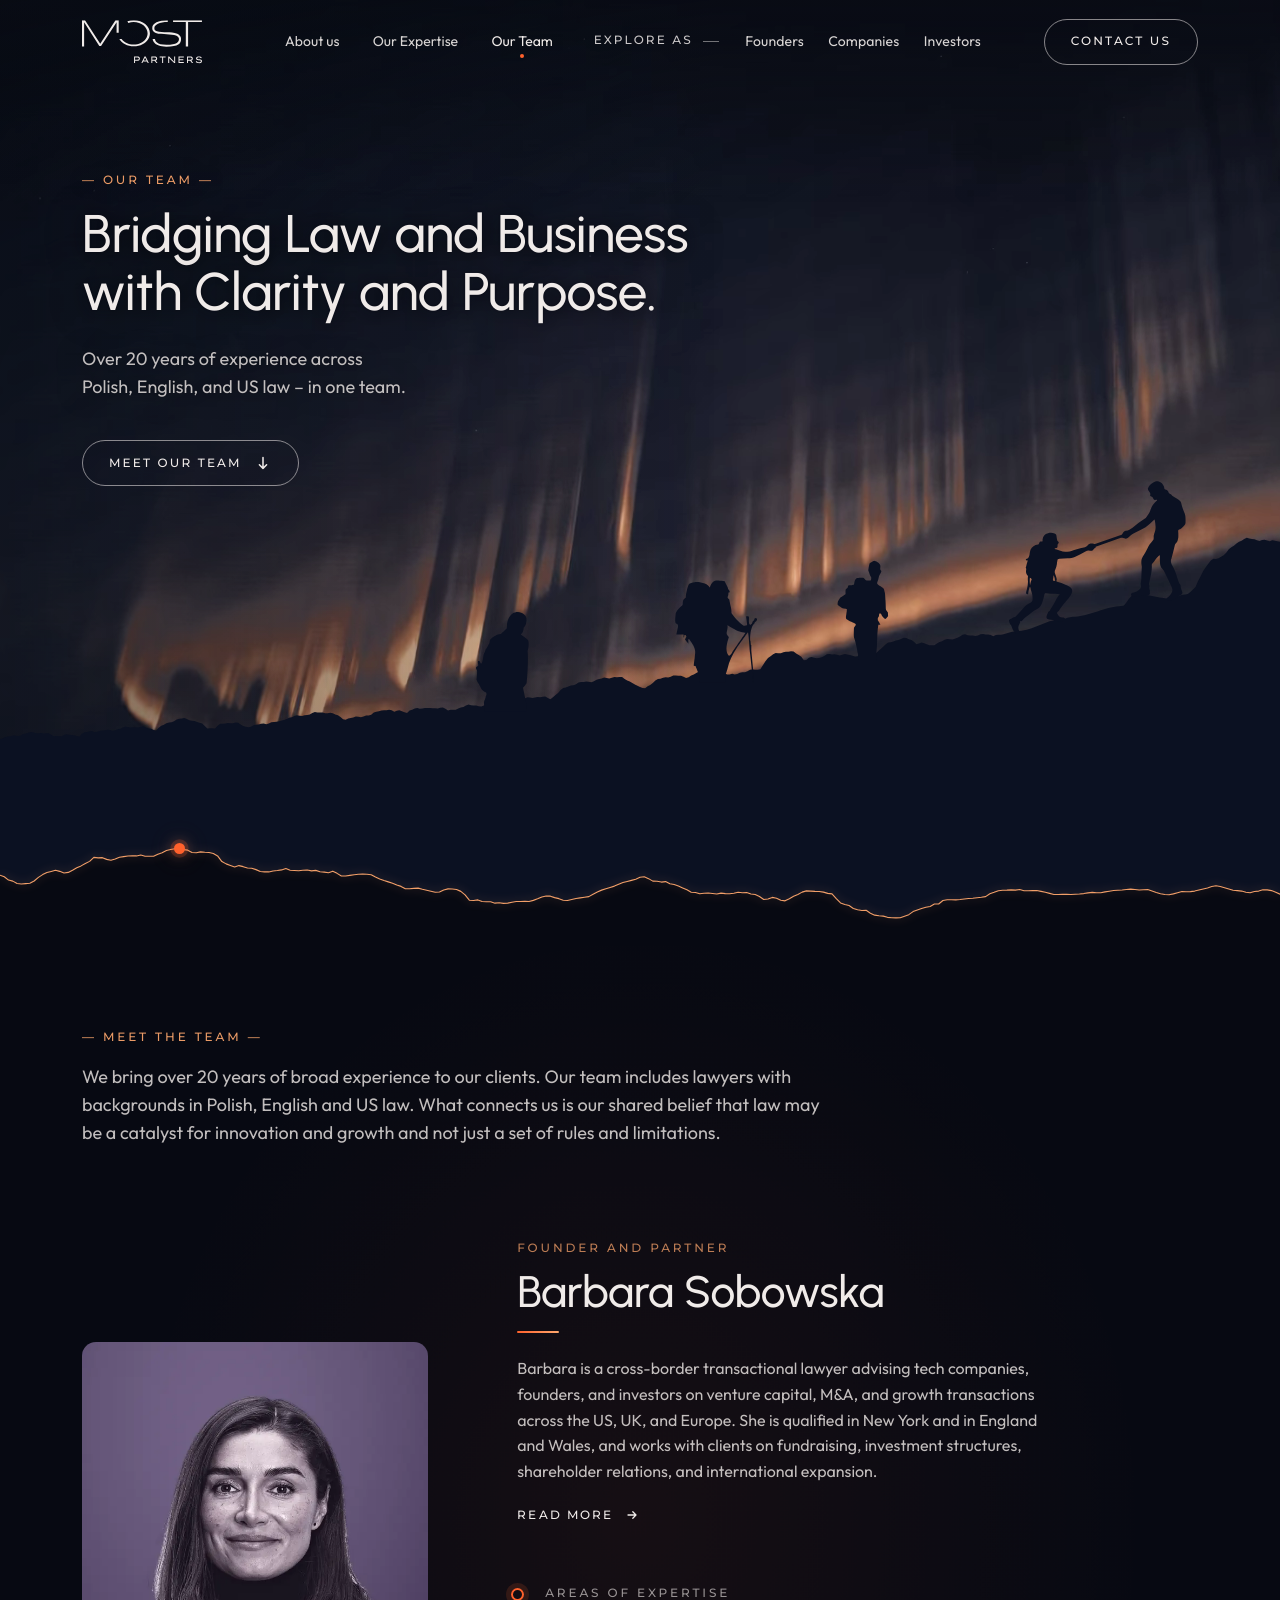
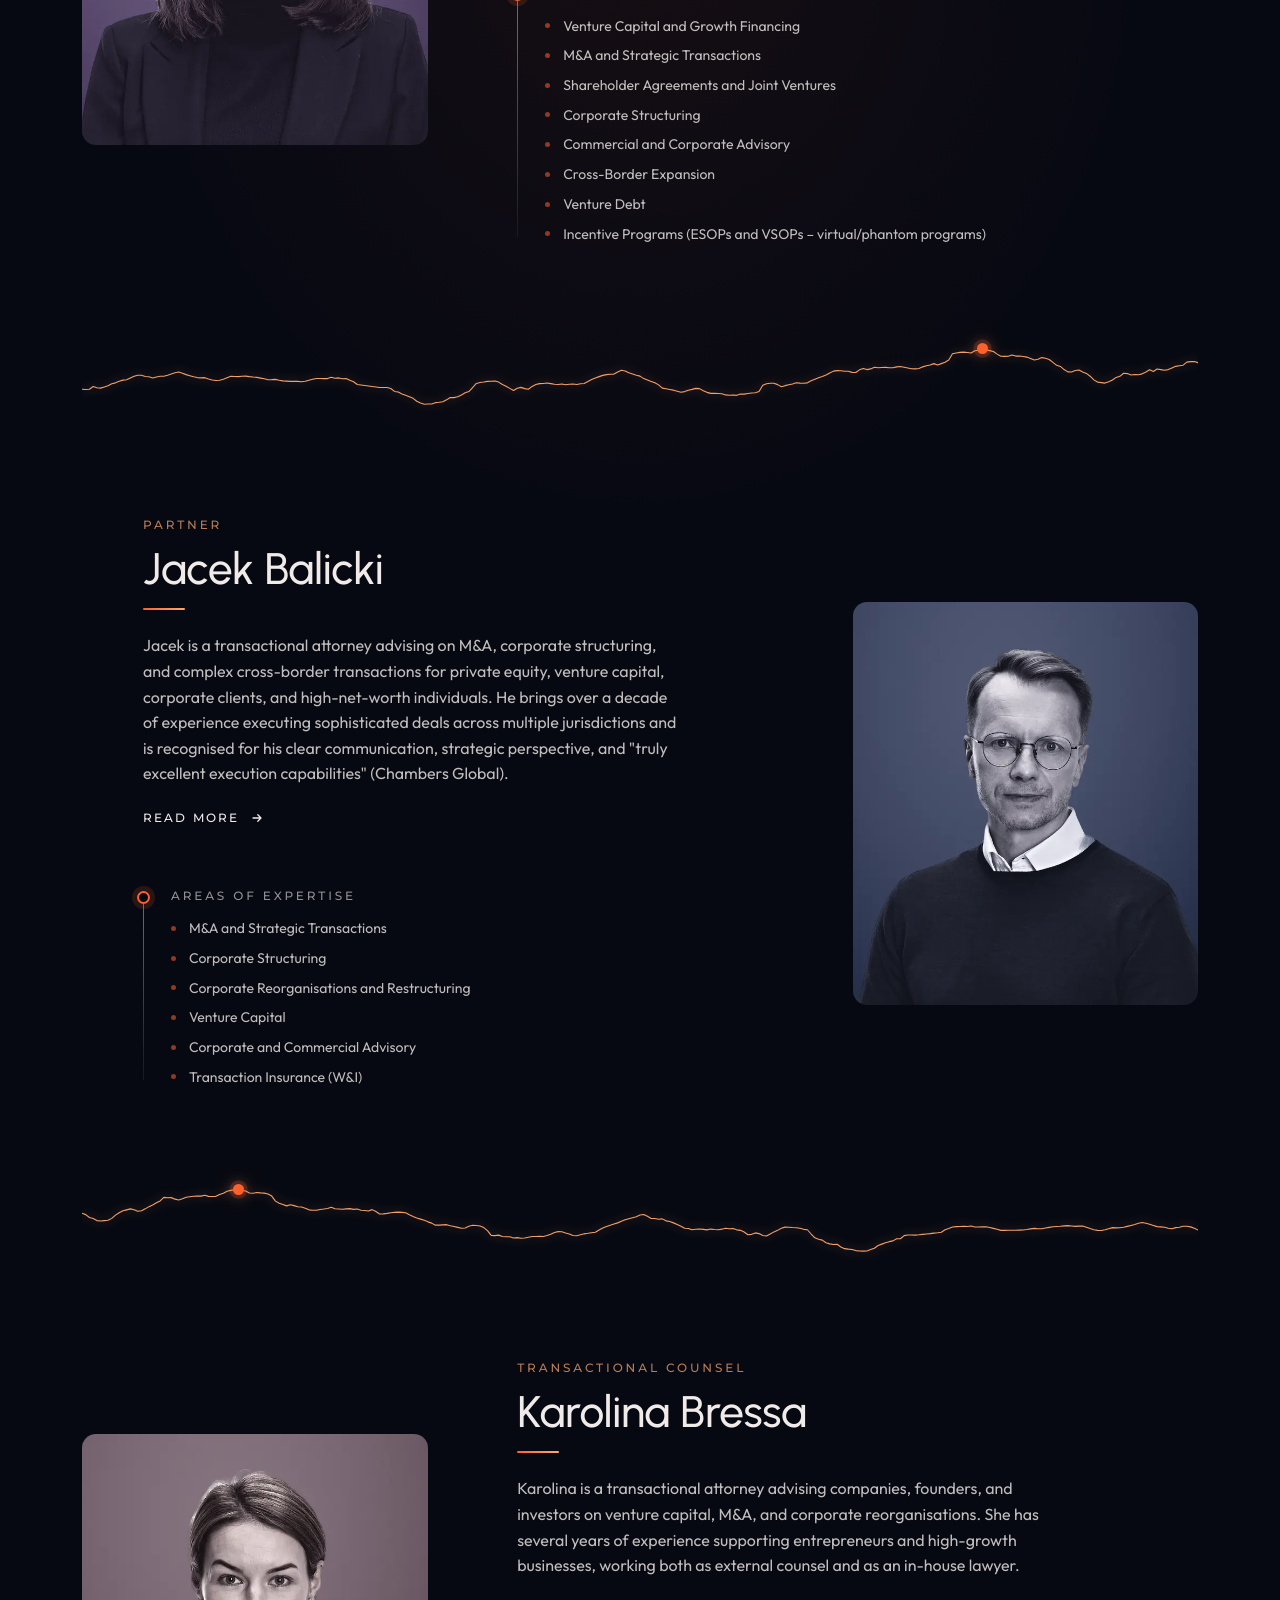
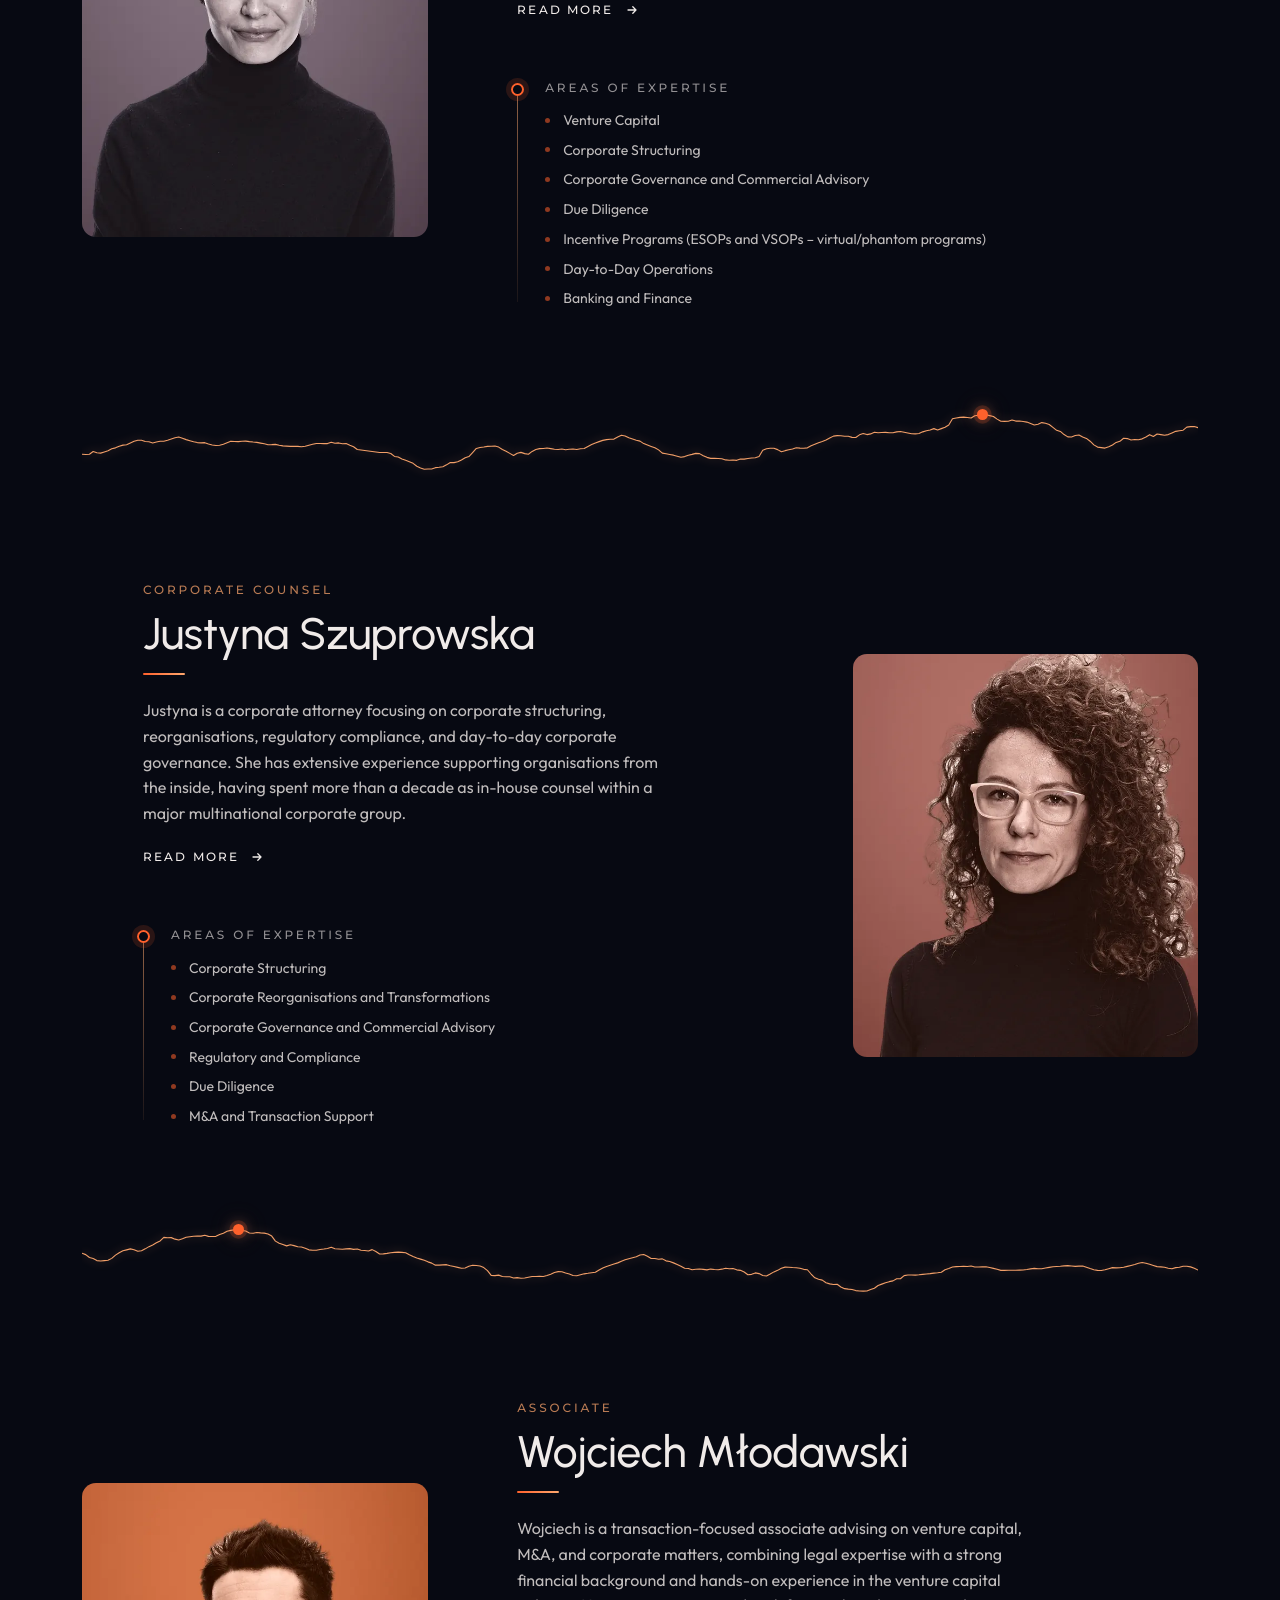
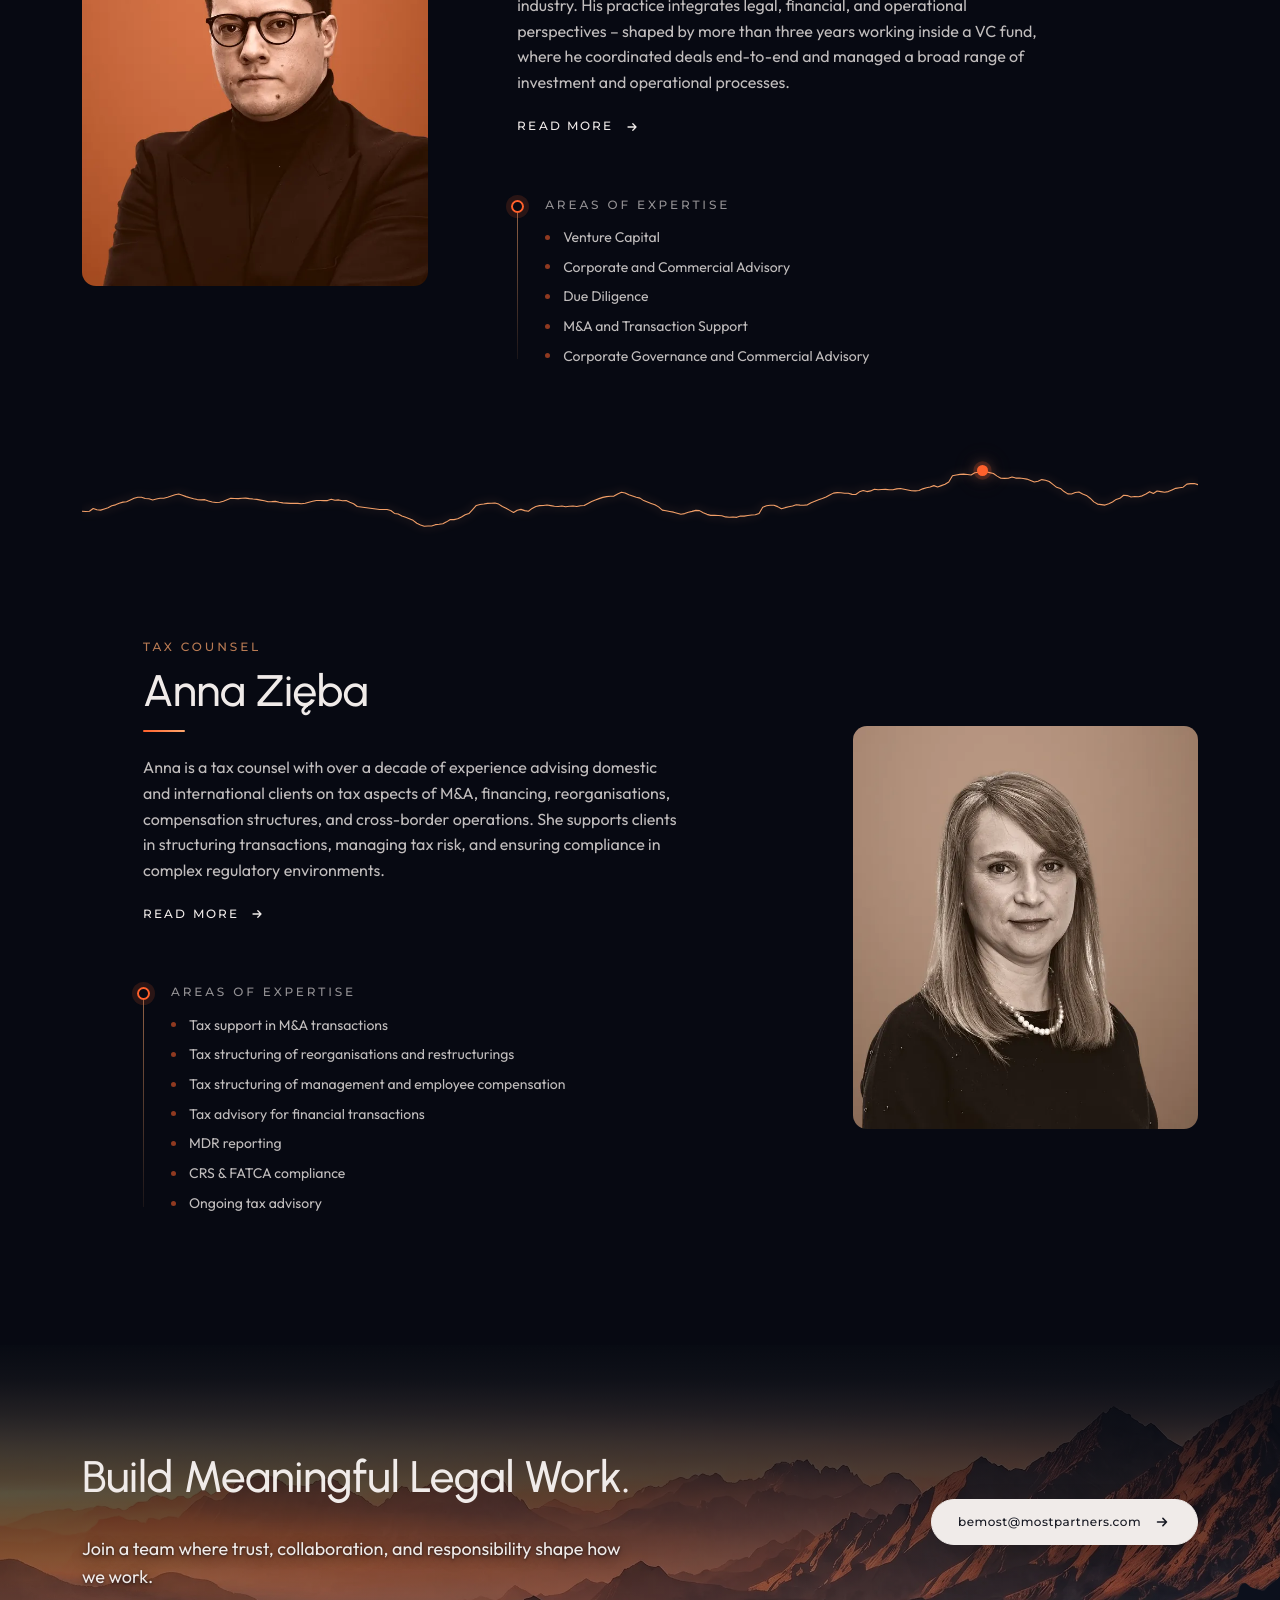
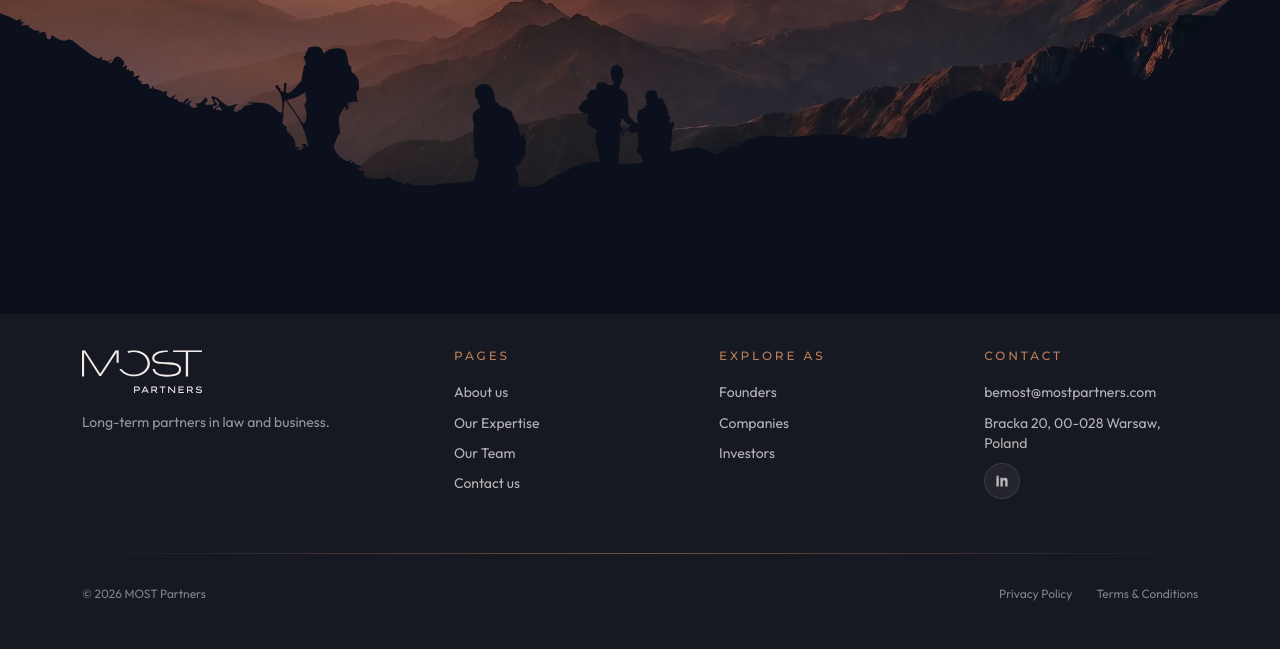
<file: our-team.html>
<!doctype html>
<html lang="en" data-portraits="tone">
  <head>
    <meta charset="utf-8" />
    <meta name="viewport" content="width=device-width, initial-scale=1" />
    <meta name="robots" content="noindex, nofollow, noarchive, nosnippet" />
    <meta name="googlebot" content="noindex, nofollow, noarchive, nosnippet" />
    <title>Our Team – MOST Partners</title>
    <meta name="description" content="Cross-border transactional lawyers advising founders, companies, and investors across the US, UK, and Europe." />
    <link rel="icon" href="favicon.svg" type="image/svg+xml" />
    <meta property="og:type" content="website" />
    <meta property="og:site_name" content="MOST Partners" />
    <meta property="og:title" content="Our Team – MOST Partners" />
    <meta property="og:description" content="Cross-border transactional lawyers advising founders, companies, and investors across the US, UK, and Europe." />
    <meta property="og:image" content="og-image.jpg" />
    <meta name="twitter:card" content="summary_large_image" />
    <link rel="preconnect" href="https://fonts.googleapis.com" />
    <link rel="preconnect" href="https://fonts.gstatic.com" crossorigin />
    <link rel="preload" as="style" href="https://fonts.googleapis.com/css2?family=Montserrat:wght@500&family=Outfit:wght@400;500&family=Urbanist:wght@400;500;600&display=swap" onload="this.onload=null;this.rel='stylesheet'" />
    <noscript><link href="https://fonts.googleapis.com/css2?family=Montserrat:wght@500&family=Outfit:wght@400;500&family=Urbanist:wght@400;500;600&display=swap" rel="stylesheet" /></noscript>
    <link rel="stylesheet" href="styles.css" />
    <script src="script.js" defer></script>
  </head>
  <body class="page page--team">
    <a class="skip-link" href="#main">Skip to content</a>
    <svg width="0" height="0" style="position:absolute" aria-hidden="true">
      <symbol id="most-logo" viewBox="0 0 160 58">
        <path d="M46.1176 16.6761V2.64803L25.4118 34.1921H23.0588L2.82353 2.64803V34.8539H0V0.000976562H4L24.2989 31.1793L44.6596 0.000976562H48.9412V16.6761H46.1176Z" />
        <path d="M138.405 2.42772L131.413 2.4491L121.412 2.42772V0.0454102H159.925V2.42772H141.47V34.8427H138.405V2.42772Z" />
        <path d="M87.1559 20.0227C87.3404 19.172 87.4367 18.2971 87.4367 17.4056C87.4367 9.129 79.0972 2.37804 68.8867 2.37804C66.4508 2.37804 64.0639 2.75627 61.7605 3.51911L60.5396 1.48402C63.2406 0.537788 66.1008 0.0513 69.122 0.0513C81.0285 0.0513 90.5527 7.75359 90.5527 17.4056C90.5527 18.2958 90.4723 19.1695 90.3177 20.0227C89.9974 21.7789 89.3585 23.4485 88.4513 24.9895C85.0152 30.8159 77.7155 34.8135 69.122 34.8135C60.5144 34.8135 53.1736 30.8324 49.7249 24.9895H52.7884C56.0147 29.4748 62.0161 32.488 68.8867 32.488C75.7447 32.488 81.7051 29.4608 84.9156 24.9895C86.001 23.4778 86.7709 21.8018 87.1559 20.0227Z" />
        <path d="M114.353 2.42674C103.316 2.42674 96.4705 5.99848 96.4705 10.5885C96.4705 12.9579 97.7646 13.8238 99.8823 14.7797C103.059 16.2135 109.077 15.9515 113.059 16.1032C117.559 16.2554 122.736 16.3607 127.059 18.0885C129.412 19.0289 132.118 21.7293 132.118 24.7061C132.118 31.3238 128.782 35.1841 112.507 35.1841C95.8823 35.1841 94.4705 26.6914 94.1924 25.037H97.2513C97.7646 27.4635 99.1764 32.7576 112.507 32.7576C127.16 32.7576 129.294 29.0076 129.294 24.7061C129.294 22.6106 126.823 21.1216 125.294 20.4047C122.458 19.0753 117.167 18.7332 112.823 18.5297C108.689 18.3779 102.353 18.6042 98.4216 17.0114C95.8051 15.9512 93.647 13.787 93.647 10.5747C93.647 3.75027 101.951 0.000274658 114.353 0.000274658" />
        <path d="M69.4116 57.1026V48.4098H74.4208C74.9271 48.4098 75.3884 48.5299 75.8048 48.77C76.2294 49.0018 76.5682 49.3205 76.8213 49.7262C77.0745 50.1318 77.201 50.583 77.201 51.0798C77.201 51.6013 77.0622 52.0774 76.7846 52.5079C76.507 52.9301 76.1396 53.2695 75.6823 53.5262C75.2251 53.7745 74.7229 53.8987 74.1759 53.8987H70.7343V57.1026H69.4116ZM70.7343 52.6072H74.0534C74.3637 52.6072 74.6495 52.5368 74.9107 52.3961C75.1802 52.2554 75.3925 52.0691 75.5476 51.8373C75.7109 51.6055 75.7926 51.353 75.7926 51.0798C75.7926 50.8231 75.7109 50.5913 75.5476 50.3843C75.3925 50.1774 75.1802 50.0118 74.9107 49.8876C74.6495 49.7634 74.3637 49.7013 74.0534 49.7013H70.7343V52.6072Z" />
        <path d="M79.1814 57.1026L83.37 48.4098H84.9132L89.0773 57.1026H87.6199L84.7417 51.117C84.6682 50.9597 84.5948 50.8066 84.5213 50.6575C84.4478 50.5085 84.3743 50.3595 84.3008 50.2105C84.2355 50.0615 84.1702 49.9042 84.1049 49.7386C84.0395 49.573 83.9742 49.3909 83.9089 49.1922L84.3008 49.1798C84.2273 49.3785 84.1538 49.5647 84.0804 49.7386C84.015 49.9124 83.9456 50.078 83.8721 50.2353C83.7987 50.3926 83.7252 50.5499 83.6517 50.7072C83.5782 50.8562 83.5047 51.0094 83.4312 51.1667L80.5776 57.1026H79.1814ZM81.0062 55.066L81.5329 53.7745H86.6156L86.8238 55.066H81.0062Z" />
        <path d="M92.4354 57.1026V48.4098H97.4446C97.9509 48.4098 98.4122 48.5299 98.8286 48.77C99.2532 49.0018 99.592 49.3205 99.8451 49.7262C100.098 50.1318 100.225 50.583 100.225 51.0798C100.225 51.6013 100.086 52.0774 99.8084 52.5079C99.5308 52.9301 99.1634 53.2695 98.7061 53.5262C98.2489 53.7745 97.7467 53.8987 97.1997 53.8987H93.7582V57.1026H92.4354ZM99.0736 57.1026L96.1587 53.1785L97.5671 52.868L100.727 57.1151L99.0736 57.1026ZM93.7582 52.6072H97.0772C97.3875 52.6072 97.6733 52.5368 97.9345 52.3961C98.204 52.2554 98.4163 52.0691 98.5714 51.8373C98.7347 51.6055 98.8164 51.353 98.8164 51.0798C98.8164 50.8231 98.7347 50.5913 98.5714 50.3843C98.4163 50.1774 98.204 50.0118 97.9345 49.8876C97.6733 49.7634 97.3875 49.7013 97.0772 49.7013H93.7582V52.6072Z" />
        <path d="M106.829 57.1026V49.7013H103.571V48.4098H111.483V49.7013H108.152V57.1026H106.829Z" />
        <path d="M114.933 57.1026V48.4098H116.243L123.2 55.5255L123.127 55.6373C123.086 55.3889 123.049 55.124 123.016 54.8425C122.992 54.5527 122.971 54.2588 122.955 53.9608C122.939 53.6545 122.922 53.3482 122.906 53.0419C122.898 52.7273 122.89 52.4209 122.882 52.1229C122.882 51.8249 122.882 51.5392 122.882 51.266V48.4098H124.204V57.1026H122.869L115.999 50.2477L116.011 50.0739C116.027 50.2229 116.043 50.4009 116.06 50.6079C116.076 50.8148 116.096 51.0384 116.121 51.2785C116.145 51.5185 116.166 51.7669 116.182 52.0236C116.207 52.2719 116.223 52.5244 116.231 52.7811C116.248 53.0294 116.256 53.2654 116.256 53.4889V57.1026H114.933Z" />
        <path d="M128.664 57.1026V48.4098H135.779V49.7013H129.986V55.8111H135.779V57.1026H128.664ZM129.386 53.2902V51.9987H135.106V53.2902H129.386Z" />
        <path d="M139.966 57.1026V48.4098H144.975C145.482 48.4098 145.943 48.5299 146.359 48.77C146.784 49.0018 147.123 49.3205 147.376 49.7262C147.629 50.1318 147.756 50.583 147.756 51.0798C147.756 51.6013 147.617 52.0774 147.339 52.5079C147.061 52.9301 146.694 53.2695 146.237 53.5262C145.78 53.7745 145.277 53.8987 144.73 53.8987H141.289V57.1026H139.966ZM146.604 57.1026L143.689 53.1785L145.098 52.868L148.258 57.1151L146.604 57.1026ZM141.289 52.6072H144.608C144.918 52.6072 145.204 52.5368 145.465 52.3961C145.735 52.2554 145.947 52.0691 146.102 51.8373C146.265 51.6055 146.347 51.353 146.347 51.0798C146.347 50.8231 146.265 50.5913 146.102 50.3843C145.947 50.1774 145.735 50.0118 145.465 49.8876C145.204 49.7634 144.918 49.7013 144.608 49.7013H141.289V52.6072Z" />
        <path d="M155.97 57.2268C155.358 57.2268 154.791 57.1647 154.268 57.0405C153.754 56.9164 153.28 56.7301 152.847 56.4817C152.423 56.2334 152.035 55.9188 151.684 55.5379L152.517 54.4203C153.047 54.975 153.586 55.3806 154.133 55.6373C154.689 55.8939 155.305 56.0222 155.983 56.0222C156.407 56.0222 156.815 55.9726 157.207 55.8732C157.599 55.7656 157.922 55.6083 158.175 55.4013C158.428 55.1861 158.555 54.917 158.555 54.5941C158.555 54.3872 158.485 54.2175 158.346 54.085C158.208 53.9525 158.024 53.8449 157.795 53.7621C157.575 53.6793 157.334 53.6131 157.073 53.5634C156.811 53.5137 156.558 53.4765 156.313 53.4517C156.077 53.4268 155.877 53.4061 155.713 53.3896C155.166 53.3151 154.668 53.2157 154.219 53.0915C153.778 52.9591 153.398 52.7935 153.08 52.5948C152.77 52.3961 152.529 52.1519 152.357 51.8621C152.194 51.5724 152.112 51.2371 152.112 50.8562C152.112 50.4506 152.206 50.0904 152.394 49.7758C152.59 49.453 152.86 49.1839 153.202 48.9687C153.554 48.7451 153.958 48.5754 154.415 48.4595C154.88 48.3436 155.383 48.2856 155.921 48.2856C156.493 48.2856 157.016 48.3436 157.489 48.4595C157.963 48.5754 158.383 48.7493 158.751 48.9811C159.126 49.2046 159.436 49.4819 159.681 49.8131L158.8 50.7941C158.571 50.5127 158.306 50.2767 158.003 50.0863C157.701 49.8876 157.371 49.7386 157.011 49.6392C156.66 49.5399 156.285 49.4902 155.885 49.4902C155.444 49.4902 155.048 49.5399 154.697 49.6392C154.346 49.7386 154.068 49.8793 153.864 50.0615C153.66 50.2353 153.558 50.4506 153.558 50.7072C153.558 50.9307 153.619 51.1212 153.741 51.2785C153.872 51.4358 154.052 51.5682 154.28 51.6758C154.509 51.7752 154.782 51.858 155.101 51.9242C155.427 51.9904 155.787 52.0484 156.179 52.0981C156.669 52.156 157.142 52.2305 157.599 52.3216C158.057 52.4127 158.465 52.541 158.824 52.7066C159.183 52.8639 159.469 53.0791 159.681 53.3523C159.894 53.6255 160 53.9815 160 54.4203C160 54.9832 159.832 55.4758 159.498 55.8981C159.163 56.3203 158.693 56.6473 158.089 56.8791C157.493 57.1109 156.787 57.2268 155.97 57.2268Z" />
      </symbol>
      <symbol id="member-curve" viewBox="0 0 600 700">
        <!-- big organic frame that wraps the photo, like the inspo -->
        <path d="M540 40 C 540 20, 520 0, 500 0 H 100 C 50 0, 0 50, 0 100 V 400 C 0 540, 80 660, 240 690 C 380 716, 540 660, 580 540 C 600 480, 580 360, 580 280 V 80 C 580 60, 560 40, 540 40 Z" fill="none" stroke-width="1.5" />
        <!-- inner soft curve -->
        <path d="M520 80 C 520 60, 500 40, 480 40 H 140 C 90 40, 40 90, 40 140 V 420 C 40 540, 110 640, 250 670" fill="none" stroke-width="1" />
        <!-- accent dot on the rim (route waypoint) -->
        <circle cx="0" cy="380" r="6" />
      </symbol>
    </svg>

    <div class="scroll-progress" aria-hidden="true"></div>

    <header class="top-nav">
      <a class="wordmark" href="index.html" aria-label="MOST Partners home">
        <svg class="wordmark__logo" viewBox="0 0 160 58" role="img" aria-label="MOST Partners">
          <use href="#most-logo" />
        </svg>
      </a>

      <nav class="top-nav__menu top-nav__menu--left" aria-label="Primary sections">
        <a href="about-us.html">About us</a>
        <a href="expertise.html">Our Expertise</a>
        <a href="our-team.html" aria-current="page">Our Team</a>
      </nav>

      <nav class="top-nav__menu top-nav__menu--right" aria-labelledby="nav-explore-as">
        <span class="top-nav__lead" id="nav-explore-as">explore as</span>
        <a href="for-founders.html">Founders</a>
        <a href="for-companies.html">Companies</a>
        <a href="for-investors.html">Investors</a>
      </nav>

      <a class="nav-cta btn" href="contact.html">Contact us</a>

      <button class="icon-button" type="button" aria-label="Open menu" aria-expanded="false" aria-controls="mobile-menu">
        <span></span>
        <span></span>
      </button>
    </header>

    <div class="mobile-menu" id="mobile-menu" role="dialog" aria-modal="true" aria-label="Menu" hidden>
      <div class="mobile-menu__panel">
        <div class="mobile-menu__top">
          <a class="wordmark" href="index.html" aria-label="MOST Partners home">
            <svg class="wordmark__logo" viewBox="0 0 160 58" role="img" aria-label="MOST">
              <use href="#most-logo" />
            </svg>
          </a>
          <button class="close-button" type="button" aria-label="Close menu">
            <svg viewBox="0 0 24 24" aria-hidden="true">
              <path d="M6 6l12 12M18 6 6 18" />
            </svg>
          </button>
        </div>
        <nav class="mobile-menu__links" aria-label="Site pages">
          <ul class="mobile-menu__primary">
            <li><a href="about-us.html">About us</a></li>
            <li><a href="expertise.html">Our Expertise</a></li>
            <li><a href="our-team.html" aria-current="page">Our Team</a></li>
          </ul>
          <div class="mobile-menu__group">
            <p class="mobile-menu__lead" id="mobile-menu-explore">explore as</p>
            <ul class="mobile-menu__audience" aria-labelledby="mobile-menu-explore">
              <li><a class="mobile-menu__route mobile-menu__route--founders" href="for-founders.html">Founders</a></li>
              <li><a class="mobile-menu__route mobile-menu__route--companies" href="for-companies.html">Companies</a></li>
              <li><a class="mobile-menu__route mobile-menu__route--investors" href="for-investors.html">Investors</a></li>
            </ul>
          </div>
        </nav>
        <div class="mobile-menu__foot">
          <a class="mobile-menu__cta btn btn--solid" href="contact.html">
            <span>Contact us</span>
            <svg viewBox="0 0 20 20" aria-hidden="true"><path d="M5 10h10M11 6l4 4-4 4" fill="none" stroke="currentColor" stroke-width="1.7" stroke-linecap="round" stroke-linejoin="round" /></svg>
          </a>
          <div class="mobile-menu__contact">
            <a class="mobile-menu__mail" href="mailto:bemost@mostpartners.com">bemost@mostpartners.com</a>
            <a class="mobile-menu__social" href="#" aria-label="LinkedIn"><svg viewBox="0 0 20 20" aria-hidden="true"><path d="M3 6h3v11H3V6Zm1.5-3a1.5 1.5 0 1 1 0 3 1.5 1.5 0 0 1 0-3ZM8 6h3v1.5c.5-1 1.6-1.7 3-1.7 2.2 0 3 1.4 3 3.8V17h-3v-6c0-1.4-.4-2-1.4-2-1 0-1.6.7-1.6 2v6H8V6Z" fill="currentColor"/></svg></a>
          </div>
        </div>
        <div class="mobile-menu__ridge" aria-hidden="true">
          <img src="gora-bez-tla-2000px.svg" width="2000" height="850" alt="" decoding="async" />
        </div>
      </div>
    </div>

    <main id="main" tabindex="-1" class="team-page">
      <!-- PAGE HERO -->
      <!-- The hero's light is the aurora of the client's picture (7.10) in
           orange and navy: a still and, over it, its film (script.js, AURORA
           FILM), and in front of it a rocky slope with the team going up it. -->
      <section class="page-hero page-hero--team page-hero--aurora" aria-labelledby="page-hero-title">
        <div class="page-hero__media" aria-hidden="true">
          <div class="page-hero__aurora">
            <img class="page-hero__sky" src="aurora-team.webp" srcset="aurora-team-960.webp 960w, aurora-team-1440.webp 1440w, aurora-team.webp 2560w" sizes="(orientation: portrait) 180vh, 100vw" width="2560" height="1451" alt="" decoding="async" fetchpriority="high" />
            <video class="page-hero__film" data-film="aurora-team-loop" muted loop playsinline disablepictureinpicture preload="none"></video>
          </div>
        </div>
        <div class="page-hero__ridges" aria-hidden="true"><img class="page-hero__ridge page-hero__ridge--scene" src="team-slope.svg" width="2000" height="760" alt="" decoding="async" /></div>
        <div class="page-hero__content">
          <p class="page-hero__eyebrow reveal">— our team —</p>
          <h1 class="page-hero__title reveal" id="page-hero-title">
            Bridging Law and Business with Clarity and&nbsp;Purpose.
          </h1>
          <p class="page-hero__tagline reveal">
            Over 20 years of experience across Polish, English, and US law&nbsp;– in one&nbsp;team.
          </p>
          <a class="primary-cta btn reveal" href="#meet-the-team">
            <span>Meet our team</span>
            <svg viewBox="0 0 20 20" aria-hidden="true">
              <path d="M10 4v12M6 12l4 4 4-4" />
            </svg>
          </a>
        </div>
        <!-- Two ways to say the team is below, to choose from (client, 10.10;
             styles.css, OUR TEAM: SCROLL CUE): ?scroll=peek the six
             portraits' tops rising over the hero's edge, ?scroll=cue a short
             line with an arrow at its foot. Without one neither shows. -->
        <ul class="team-peek" aria-label="The team">
          <li><a class="team-peek__face" href="#member-barbara"><img src="team-barbara-tone-640.webp" width="640" height="747" alt="Barbara Sobowska" loading="lazy" decoding="async" /></a></li>
          <li><a class="team-peek__face" href="#member-jacek"><img src="team-jacek-tone-640.webp" width="640" height="747" alt="Jacek Balicki" loading="lazy" decoding="async" /></a></li>
          <li><a class="team-peek__face" href="#member-karolina"><img src="team-karolina-tone-640.webp" width="640" height="747" alt="Karolina Bressa" loading="lazy" decoding="async" /></a></li>
          <li><a class="team-peek__face" href="#member-justyna"><img src="team-justyna-tone-640.webp" width="640" height="747" alt="Justyna Szuprowska" loading="lazy" decoding="async" /></a></li>
          <li><a class="team-peek__face" href="#member-wojciech"><img src="team-wojciech-tone-640.webp" width="640" height="747" alt="Wojciech Młodawski" loading="lazy" decoding="async" /></a></li>
          <li><a class="team-peek__face" href="#member-anna"><img src="team-anna-tone-640.webp" width="640" height="747" alt="Anna Zięba" loading="lazy" decoding="async" /></a></li>
        </ul>
        <a class="team-cue" href="#meet-the-team">
          <span>Meet the people</span>
          <svg viewBox="0 0 16 40" aria-hidden="true"><path d="M8 2v34M3 31l5 5 5-5" /></svg>
        </a>
      </section>

      <div class="team-edge has-trail has-trail--b" aria-hidden="true">
        <span class="has-trail__dot"></span>
      </div>

      <!-- TEAM SECTION (light, editorial alternating rows) -->
      <section class="team-editorial" id="meet-the-team" aria-labelledby="team-editorial-title">
        <header class="team-editorial__head">
          <h2 class="team-editorial__eyebrow" id="team-editorial-title">— meet the team —</h2>
          <p class="team-editorial__lead">
            We bring over 20 years of broad experience to our clients. Our team includes lawyers with backgrounds in Polish, English and US law. What connects us is our shared belief that law may be a catalyst for innovation and growth and not just a set of rules and&nbsp;limitations.
          </p>
        </header>

        <div class="team-editorial__list">

          <!-- 01 — Barbara Sobowska (Lead) -->
          <article class="member member--01 has-photo">
            <div class="member__photo">
              <div class="member__halo" aria-hidden="true">
                <svg class="member__curve member__curve--outer" viewBox="0 0 600 700" preserveAspectRatio="xMidYMid meet" aria-hidden="true">
                  <use href="#member-curve" />
                </svg>
                <svg class="member__curve" viewBox="0 0 600 700" preserveAspectRatio="xMidYMid meet" aria-hidden="true">
                  <use href="#member-curve" />
                </svg>
              </div>
              <div class="member__plate" aria-hidden="true">
                <img class="member__portrait" src="team-barbara-tone.webp" srcset="team-barbara-tone-640.webp 640w, team-barbara-tone-1024.webp 1024w, team-barbara-tone.webp 1200w" sizes="(min-width: 1482px) 400px, (min-width: 1112px) 27vw, (min-width: 1024px) 300px, (min-width: 600px) 30vw, 66vw" width="1200" height="1400" alt="Barbara Sobowska" loading="lazy" decoding="async" />
              </div>
              <span class="member__index" aria-hidden="true">01</span>
            </div>
            <div class="member__body">
              <p class="member__role">Founder and Partner</p>
              <h3 class="member__name" id="member-barbara">Barbara Sobowska</h3>
              <p class="member__bio">Barbara is a cross-border transactional lawyer advising tech companies, founders, and investors on venture capital, M&amp;A, and growth transactions across the US, UK, and Europe. She is qualified in New York and in England and Wales, and works with clients on fundraising, investment structures, shareholder relations, and international&nbsp;expansion.</p>
              <p class="member__bio member__bio--more">Her practice spans domestic and cross-border VC, M&amp;A, and strategic corporate matters, helping clients structure deals, navigate growth, and operate confidently across jurisdictions. Before founding MOST Partners in 2016, Barbara worked in leading international law firms including Weil, Gotshal &amp; Manges, White &amp; Case, and Wilmer Hale in London, advising institutional investors, global corporates, and high-growth&nbsp;companies.</p>
              <p class="member__bio member__bio--more">Barbara holds Master of Laws degrees from Harvard Law School (US) and the Jagiellonian University (Poland), and completed further legal studies at Katholieke Universiteit Leuven (Belgium) and Bucerius Law School&nbsp;(Germany).</p>
              <button class="member__readmore link-arrow" type="button" data-readmore aria-expanded="false" aria-describedby="member-barbara">
                <span>Read more</span>
                <svg viewBox="0 0 20 20" aria-hidden="true"><path d="M5 10h10M11 6l4 4-4 4" fill="none" stroke="currentColor" stroke-width="1.6" stroke-linecap="round" stroke-linejoin="round" /></svg>
              </button>
              <div class="member__expertise-section">
                <p class="member__expertise-label">Areas of Expertise</p>
                <ul class="member__expertise">
                  <li>Venture Capital and Growth Financing</li>
                  <li>M&amp;A and Strategic Transactions</li>
                  <li>Shareholder Agreements and Joint Ventures</li>
                  <li>Corporate Structuring</li>
                  <li>Commercial and Corporate Advisory</li>
                  <li>Cross-Border Expansion</li>
                  <li>Venture Debt</li>
                  <li>Incentive Programs (ESOPs and VSOPs&nbsp;– virtual/phantom programs)</li>
                </ul>
              </div>
            </div>
          </article>
          <!-- connecting trail -->
          <div class="member-trail" aria-hidden="true"><span class="member-trail__dot"></span></div>
          <!-- 02 — Jacek Balicki -->
          <article class="member member--reverse has-photo">
            <div class="member__photo">
              <div class="member__halo" aria-hidden="true">
                <svg class="member__curve member__curve--outer" viewBox="0 0 600 700" preserveAspectRatio="xMidYMid meet" aria-hidden="true">
                  <use href="#member-curve" />
                </svg>
                <svg class="member__curve" viewBox="0 0 600 700" preserveAspectRatio="xMidYMid meet" aria-hidden="true">
                  <use href="#member-curve" />
                </svg>
              </div>
              <div class="member__plate" aria-hidden="true">
                <img class="member__portrait" src="team-jacek-tone.webp" srcset="team-jacek-tone-640.webp 640w, team-jacek-tone-1024.webp 1024w, team-jacek-tone.webp 1200w" sizes="(min-width: 1482px) 400px, (min-width: 1112px) 27vw, (min-width: 1024px) 300px, (min-width: 600px) 30vw, 66vw" width="1200" height="1400" alt="Jacek Balicki" loading="lazy" decoding="async" />
              </div>
              <span class="member__index" aria-hidden="true">02</span>
            </div>
            <div class="member__body">
              <p class="member__role">Partner</p>
              <h3 class="member__name" id="member-jacek">Jacek Balicki</h3>
              <p class="member__bio">Jacek is a transactional attorney advising on M&amp;A, corporate structuring, and complex cross-border transactions for private equity, venture capital, corporate clients, and high-net-worth individuals. He brings over a decade of experience executing sophisticated deals across multiple jurisdictions and is recognised for his clear communication, strategic perspective, and "truly excellent execution capabilities" (Chambers&nbsp;Global).</p>
              <p class="member__bio member__bio--more">His practice includes share and asset deals, investment agreements, shareholder arrangements, reorganisations, and a wide range of corporate and commercial matters. Jacek also has deep experience in transaction insurance (W&amp;I), acting for both insurers and insured&nbsp;parties.</p>
              <p class="member__bio member__bio--more">Before joining MOST Partners, Jacek spent more than ten years in the transactional teams of Weil, Gotshal &amp; Manges and Baker McKenzie, and worked at PwC in Warsaw, where he advised on domestic and cross-border M&amp;A transactions&nbsp;– both public and&nbsp;private.</p>
              <p class="member__bio member__bio--more">Jacek holds an LL.M. from the Catholic University of America and a Master of Laws from the Jagiellonian&nbsp;University.</p>
              <button class="member__readmore link-arrow" type="button" data-readmore aria-expanded="false" aria-describedby="member-jacek">
                <span>Read more</span>
                <svg viewBox="0 0 20 20" aria-hidden="true"><path d="M5 10h10M11 6l4 4-4 4" fill="none" stroke="currentColor" stroke-width="1.6" stroke-linecap="round" stroke-linejoin="round" /></svg>
              </button>
              <div class="member__expertise-section">
                <p class="member__expertise-label">Areas of Expertise</p>
                <ul class="member__expertise">
                  <li>M&amp;A and Strategic Transactions</li>
                  <li>Corporate Structuring</li>
                  <li>Corporate Reorganisations and Restructuring</li>
                  <li>Venture Capital</li>
                  <li>Corporate and Commercial Advisory</li>
                  <li>Transaction Insurance (W&amp;I)</li>
                </ul>
              </div>
            </div>
          </article>
          <!-- connecting trail -->
          <div class="member-trail" aria-hidden="true"><span class="member-trail__dot"></span></div>
          <!-- 03 — Karolina Bressa -->
          <article class="member has-photo">
            <div class="member__photo">
              <div class="member__halo" aria-hidden="true">
                <svg class="member__curve member__curve--outer" viewBox="0 0 600 700" preserveAspectRatio="xMidYMid meet" aria-hidden="true">
                  <use href="#member-curve" />
                </svg>
                <svg class="member__curve" viewBox="0 0 600 700" preserveAspectRatio="xMidYMid meet" aria-hidden="true">
                  <use href="#member-curve" />
                </svg>
              </div>
              <div class="member__plate" aria-hidden="true">
                <img class="member__portrait" src="team-karolina-tone.webp" srcset="team-karolina-tone-640.webp 640w, team-karolina-tone-1024.webp 1024w, team-karolina-tone.webp 1200w" sizes="(min-width: 1482px) 400px, (min-width: 1112px) 27vw, (min-width: 1024px) 300px, (min-width: 600px) 30vw, 66vw" width="1200" height="1400" alt="Karolina Bressa" loading="lazy" decoding="async" />
              </div>
              <span class="member__index" aria-hidden="true">03</span>
            </div>
            <div class="member__body">
              <p class="member__role">Transactional Counsel</p>
              <h3 class="member__name" id="member-karolina">Karolina Bressa</h3>
              <p class="member__bio">Karolina is a transactional attorney advising companies, founders, and investors on venture capital, M&amp;A, and corporate reorganisations. She has several years of experience supporting entrepreneurs and high-growth businesses, working both as external counsel and as an in-house&nbsp;lawyer.</p>
              <p class="member__bio member__bio--more">Her practice spans a wide range of corporate and commercial matters, including company formations, venture capital investments, shareholder arrangements, and key commercial agreements. Karolina also has a strong background in banking and finance, where she advises borrowers and lenders on financing arrangements and security&nbsp;documentation.</p>
              <p class="member__bio member__bio--more">She works closely with clients on corporate structuring, growth transactions, and strategic collaborations, combining corporate and commercial experience with a practical, business-oriented perspective. Her work supports companies at various stages of development, from early formation through expansion, reorganisations, and investment&nbsp;processes.</p>
              <p class="member__bio member__bio--more">Before joining MOST Partners, Karolina gained experience in investment funds and international law firms, including Coast2Coast Capital, CMS, and DLA Piper. Karolina holds a Master of Laws degree from Adam Mickiewicz University&nbsp;(Poland).</p>
              <button class="member__readmore link-arrow" type="button" data-readmore aria-expanded="false" aria-describedby="member-karolina">
                <span>Read more</span>
                <svg viewBox="0 0 20 20" aria-hidden="true"><path d="M5 10h10M11 6l4 4-4 4" fill="none" stroke="currentColor" stroke-width="1.6" stroke-linecap="round" stroke-linejoin="round" /></svg>
              </button>
              <div class="member__expertise-section">
                <p class="member__expertise-label">Areas of Expertise</p>
                <ul class="member__expertise">
                  <li>Venture Capital</li>
                  <li>Corporate Structuring</li>
                  <li>Corporate Governance and Commercial Advisory</li>
                  <li>Due Diligence</li>
                  <li>Incentive Programs (ESOPs and VSOPs&nbsp;– virtual/phantom programs)</li>
                  <li>Day-to-Day Operations</li>
                  <li>Banking and Finance</li>
                </ul>
              </div>
            </div>
          </article>
          <!-- connecting trail -->
          <div class="member-trail" aria-hidden="true"><span class="member-trail__dot"></span></div>
          <!-- 04 — Justyna Szuprowska -->
          <article class="member member--reverse has-photo">
            <div class="member__photo">
              <div class="member__halo" aria-hidden="true">
                <svg class="member__curve member__curve--outer" viewBox="0 0 600 700" preserveAspectRatio="xMidYMid meet" aria-hidden="true">
                  <use href="#member-curve" />
                </svg>
                <svg class="member__curve" viewBox="0 0 600 700" preserveAspectRatio="xMidYMid meet" aria-hidden="true">
                  <use href="#member-curve" />
                </svg>
              </div>
              <div class="member__plate" aria-hidden="true">
                <img class="member__portrait" src="team-justyna-tone.webp" srcset="team-justyna-tone-640.webp 640w, team-justyna-tone-1024.webp 1024w, team-justyna-tone.webp 1200w" sizes="(min-width: 1482px) 400px, (min-width: 1112px) 27vw, (min-width: 1024px) 300px, (min-width: 600px) 30vw, 66vw" width="1200" height="1400" alt="Justyna Szuprowska" loading="lazy" decoding="async" />
              </div>
              <span class="member__index" aria-hidden="true">04</span>
            </div>
            <div class="member__body">
              <p class="member__role">Corporate Counsel</p>
              <h3 class="member__name" id="member-justyna">Justyna Szuprowska</h3>
              <p class="member__bio">Justyna is a corporate attorney focusing on corporate structuring, reorganisations, regulatory compliance, and day-to-day corporate governance. She has extensive experience supporting organisations from the inside, having spent more than a decade as in-house counsel within a major multinational corporate&nbsp;group.</p>
              <p class="member__bio member__bio--more">Her practice covers company formations, mergers, demergers, transformations, asset and share transactions, and a wide range of commercial agreements. She routinely advises on corporate governance, regulatory compliance for private and public companies, and supports clients through due diligence processes in M&amp;A and investment&nbsp;transactions.</p>
              <p class="member__bio member__bio--more">Justyna combines deep corporate knowledge with a practical, business-oriented approach shaped by her years in an operational legal environment. Before joining MOST Partners, she worked for over 10 years in the corporate legal department at&nbsp;Pelion.</p>
              <button class="member__readmore link-arrow" type="button" data-readmore aria-expanded="false" aria-describedby="member-justyna">
                <span>Read more</span>
                <svg viewBox="0 0 20 20" aria-hidden="true"><path d="M5 10h10M11 6l4 4-4 4" fill="none" stroke="currentColor" stroke-width="1.6" stroke-linecap="round" stroke-linejoin="round" /></svg>
              </button>
              <div class="member__expertise-section">
                <p class="member__expertise-label">Areas of Expertise</p>
                <ul class="member__expertise">
                  <li>Corporate Structuring</li>
                  <li>Corporate Reorganisations and Transformations</li>
                  <li>Corporate Governance and Commercial Advisory</li>
                  <li>Regulatory and Compliance</li>
                  <li>Due Diligence</li>
                  <li>M&amp;A and Transaction Support</li>
                </ul>
              </div>
            </div>
          </article>
          <!-- connecting trail -->
          <div class="member-trail" aria-hidden="true"><span class="member-trail__dot"></span></div>
          <!-- 05 — Wojciech Młodawski -->
          <article class="member has-photo">
            <div class="member__photo">
              <div class="member__halo" aria-hidden="true">
                <svg class="member__curve member__curve--outer" viewBox="0 0 600 700" preserveAspectRatio="xMidYMid meet" aria-hidden="true">
                  <use href="#member-curve" />
                </svg>
                <svg class="member__curve" viewBox="0 0 600 700" preserveAspectRatio="xMidYMid meet" aria-hidden="true">
                  <use href="#member-curve" />
                </svg>
              </div>
              <div class="member__plate" aria-hidden="true">
                <img class="member__portrait" src="team-wojciech-tone.webp" srcset="team-wojciech-tone-640.webp 640w, team-wojciech-tone-1024.webp 1024w, team-wojciech-tone.webp 1200w" sizes="(min-width: 1482px) 400px, (min-width: 1112px) 27vw, (min-width: 1024px) 300px, (min-width: 600px) 30vw, 66vw" width="1200" height="1400" alt="Wojciech Młodawski" loading="lazy" decoding="async" />
              </div>
              <span class="member__index" aria-hidden="true">05</span>
            </div>
            <div class="member__body">
              <p class="member__role">Associate</p>
              <h3 class="member__name" id="member-wojciech">Wojciech Młodawski</h3>
              <p class="member__bio">Wojciech is a transaction-focused associate advising on venture capital, M&amp;A, and corporate matters, combining legal expertise with a strong financial background and hands-on experience in the venture capital industry. His practice integrates legal, financial, and operational perspectives&nbsp;– shaped by more than three years working inside a VC fund, where he coordinated deals end-to-end and managed a broad range of investment and operational&nbsp;processes.</p>
              <p class="member__bio member__bio--more">He specialises in venture financing, share and asset deals, corporate advisory, and due diligence. At Arkley Brinc VC, Wojciech served as COO &amp; Investment Manager, overseeing transactions from due diligence to closing, supporting portfolio companies, and managing organisational and investment matters. This experience gives him a unique understanding of how investors evaluate risk, structure deals, and make&nbsp;decisions.</p>
              <p class="member__bio member__bio--more">Before joining MOST Partners, Wojciech gained additional experience at international law firms including CMS and Greenberg&nbsp;Traurig.</p>
              <p class="member__bio member__bio--more">Wojciech's academic background spans both law and finance. He holds degrees in Law and Business Administration from the University of Warsaw and an MA in Finance and Accounting from SGH Warsaw School of Economics. He also completed programmes at the University of Bologna and Columbia University, and received a special award in the national Commercial Law Review &amp; Wolters Kluwer competition for best master's&nbsp;theses.</p>
              <button class="member__readmore link-arrow" type="button" data-readmore aria-expanded="false" aria-describedby="member-wojciech">
                <span>Read more</span>
                <svg viewBox="0 0 20 20" aria-hidden="true"><path d="M5 10h10M11 6l4 4-4 4" fill="none" stroke="currentColor" stroke-width="1.6" stroke-linecap="round" stroke-linejoin="round" /></svg>
              </button>
              <div class="member__expertise-section">
                <p class="member__expertise-label">Areas of Expertise</p>
                <ul class="member__expertise">
                  <li>Venture Capital</li>
                  <li>Corporate and Commercial Advisory</li>
                  <li>Due Diligence</li>
                  <li>M&amp;A and Transaction Support</li>
                  <li>Corporate Governance and Commercial Advisory</li>
                </ul>
              </div>
            </div>
          </article>
          <!-- connecting trail -->
          <div class="member-trail" aria-hidden="true"><span class="member-trail__dot"></span></div>
          <!-- 06 — Anna Zięba -->
          <article class="member member--reverse has-photo">
            <div class="member__photo">
              <div class="member__halo" aria-hidden="true">
                <svg class="member__curve member__curve--outer" viewBox="0 0 600 700" preserveAspectRatio="xMidYMid meet" aria-hidden="true">
                  <use href="#member-curve" />
                </svg>
                <svg class="member__curve" viewBox="0 0 600 700" preserveAspectRatio="xMidYMid meet" aria-hidden="true">
                  <use href="#member-curve" />
                </svg>
              </div>
              <div class="member__plate" aria-hidden="true">
                <img class="member__portrait" src="team-anna-tone.webp" srcset="team-anna-tone-640.webp 640w, team-anna-tone-1024.webp 1024w, team-anna-tone.webp 1200w" sizes="(min-width: 1482px) 400px, (min-width: 1112px) 27vw, (min-width: 1024px) 300px, (min-width: 600px) 30vw, 66vw" width="1200" height="1400" alt="Anna Zięba" loading="lazy" decoding="async" />
              </div>
              <span class="member__index" aria-hidden="true">06</span>
            </div>
            <div class="member__body">
              <p class="member__role">Tax Counsel</p>
              <h3 class="member__name" id="member-anna">Anna Zięba</h3>
              <p class="member__bio">Anna is a tax counsel with over a decade of experience advising domestic and international clients on tax aspects of M&amp;A, financing, reorganisations, compensation structures, and cross-border operations. She supports clients in structuring transactions, managing tax risk, and ensuring compliance in complex regulatory&nbsp;environments.</p>
              <p class="member__bio member__bio--more">Her expertise includes tax structuring for investments, employee compensation and incentive plans, financing and refinancing, withholding tax, secondments, and day-to-day tax advisory. Anna also advises on CRS/FATCA compliance and MDR reporting, and is an author and speaker on tax&nbsp;matters.</p>
              <p class="member__bio member__bio--more">Anna worked in the tax teams of leading Polish law firms and at PwC in&nbsp;Warsaw.</p>
              <p class="member__bio member__bio--more">Anna holds an LL.M. from UC Berkeley School of Law and a Master of Laws from the Jagiellonian&nbsp;University.</p>
              <button class="member__readmore link-arrow" type="button" data-readmore aria-expanded="false" aria-describedby="member-anna">
                <span>Read more</span>
                <svg viewBox="0 0 20 20" aria-hidden="true"><path d="M5 10h10M11 6l4 4-4 4" fill="none" stroke="currentColor" stroke-width="1.6" stroke-linecap="round" stroke-linejoin="round" /></svg>
              </button>
              <div class="member__expertise-section">
                <p class="member__expertise-label">Areas of Expertise</p>
                <ul class="member__expertise">
                  <li>Tax support in M&amp;A transactions</li>
                  <li>Tax structuring of reorganisations and restructurings</li>
                  <li>Tax structuring of management and employee compensation</li>
                  <li>Tax advisory for financial transactions</li>
                  <li>MDR reporting</li>
                  <li>CRS &amp; FATCA compliance</li>
                  <li>Ongoing tax advisory</li>
                </ul>
              </div>
            </div>
          </article>

        </div>
      </section>

      <section class="aud-grow" aria-labelledby="aud-grow-title">
        <div class="aud-grow__inner">
          <h2 class="aud-grow__title" id="aud-grow-title">Build Meaningful Legal&nbsp;Work.</h2>
          <p class="aud-grow__sub">Join a team where trust, collaboration, and responsibility shape how we&nbsp;work.</p>
          <a class="aud-grow__btn aud-grow__btn--mail btn btn--solid" href="mailto:bemost@mostpartners.com?subject=Joining%20MOST%20Partners">
            <span>bemost@mostpartners.com</span>
            <svg viewBox="0 0 20 20" aria-hidden="true"><path d="M5 10h10M11 6l4 4-4 4" fill="none" stroke="currentColor" stroke-width="1.7" stroke-linecap="round" stroke-linejoin="round" /></svg>
          </a>
        </div>
        <div class="footer-ridge" aria-hidden="true">
          <!-- upright above 480px the hero shows the full photo: this asks for the same size, so it reuses that file -->
          <img class="footer-ridge__bg" src="background.webp" srcset="background-640.webp 640w, background-1280.webp 1280w, background-1920.webp 1920w, background.webp 2496w" sizes="(min-width: 1024px) 2496px, (min-width: 481px) and (orientation: portrait) 1060px, 100vw" width="2496" height="1696" alt="" loading="lazy" decoding="async" />
          <img class="footer-ridge__overlay" src="footer.svg" width="1440" height="437" alt="" loading="lazy" decoding="async" />
        </div>
      </section>
    </main>

    <footer class="site-footer">
      <div class="site-footer__inner">
        <div class="site-footer__top">
          <div class="site-footer__brand">
            <a class="wordmark" href="index.html" aria-label="MOST Partners home">
              <svg class="wordmark__logo" viewBox="0 0 160 58" role="img" aria-label="MOST Partners">
                <use href="#most-logo" />
              </svg>
            </a>
            <p>Long-term partners in law and business.</p>
          </div>
          <nav class="site-footer__col" aria-label="Pages">
            <p class="site-footer__col-title">Pages</p>
            <ul>
              <li><a href="about-us.html">About us</a></li>
              <li><a href="expertise.html">Our Expertise</a></li>
              <li><a href="our-team.html">Our Team</a></li>
              <li><a href="contact.html">Contact us</a></li>
            </ul>
          </nav>

          <nav class="site-footer__col" aria-label="Audience">
            <p class="site-footer__col-title">Explore as</p>
            <ul>
              <li><a href="for-founders.html">Founders</a></li>
              <li><a href="for-companies.html">Companies</a></li>
              <li><a href="for-investors.html">Investors</a></li>
            </ul>
          </nav>
          <div class="site-footer__col">
            <p class="site-footer__col-title">Contact</p>
            <ul>
              <li><a href="mailto:bemost@mostpartners.com">bemost@mostpartners.com</a></li>
              <li>Bracka 20, 00-028 Warsaw, Poland</li>
              <li><a class="site-footer__social" href="#" aria-label="LinkedIn"><svg viewBox="0 0 20 20" aria-hidden="true"><path d="M3 6h3v11H3V6Zm1.5-3a1.5 1.5 0 1 1 0 3 1.5 1.5 0 0 1 0-3ZM8 6h3v1.5c.5-1 1.6-1.7 3-1.7 2.2 0 3 1.4 3 3.8V17h-3v-6c0-1.4-.4-2-1.4-2-1 0-1.6.7-1.6 2v6H8V6Z" fill="currentColor"/></svg></a></li>
            </ul>
          </div>
        </div>
        <div class="site-footer__divider" aria-hidden="true"></div>
        <div class="site-footer__bottom">
          <ul class="site-footer__details">
            <li>&copy; 2026 MOST Partners</li>
          </ul>
          <ul class="site-footer__legal">
            <li><a href="#">Privacy Policy</a></li>
            <li><a href="#">Terms &amp; Conditions</a></li>
          </ul>
        </div>
      </div>
    </footer>

  </body>
</html>
</file>
